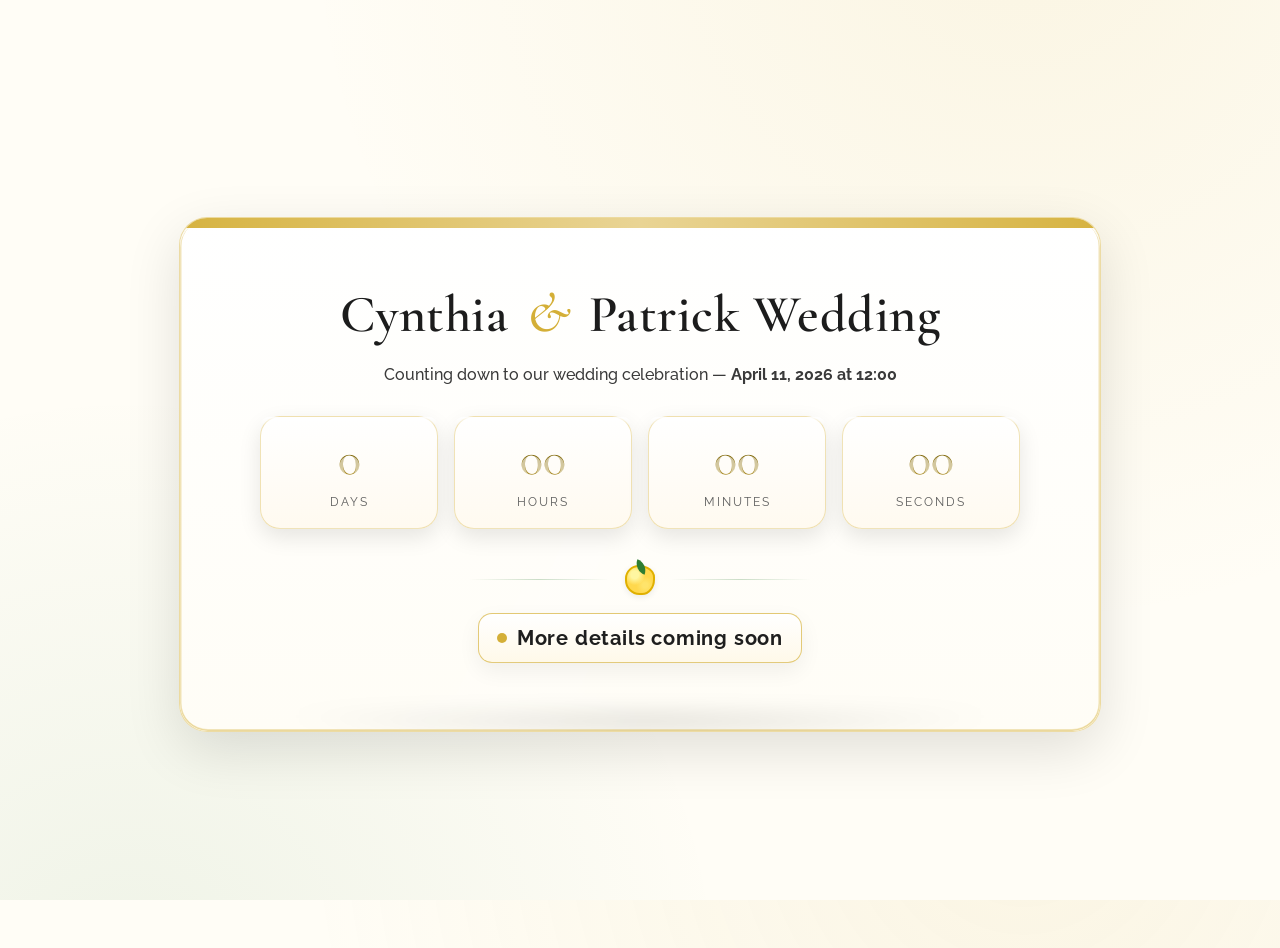
<file: old.html>
<!doctype html>
<html lang="en">
<head>
  <meta charset="utf-8" />
  <meta name="viewport" content="width=device-width, initial-scale=1" />
  <title>Cynthia & Patrick — Wedding Countdown</title>
  <link rel="preconnect" href="https://fonts.googleapis.com">
  <link href="https://fonts.googleapis.com/css2?family=Cormorant+Garamond:wght@500;600;700&family=Raleway:wght@300;400;600&display=swap" rel="stylesheet">
  <style>
    :root{
      --white:#ffffff;
      --ivory:#fffdf6;
      --gold:#d4af37;
      --gold-soft:#e8d28f;
      --green:#2e7d32;
      --lemon:#ffd84d;
      --shadow: 0 18px 55px rgba(0,0,0,.12);
      --shadow-soft: 0 8px 22px rgba(0,0,0,.10);
    }
    html,body{
      height:100%;
      margin:0;
      background:
        radial-gradient(1200px 1200px at 80% -10%, rgba(212,175,55,.10), transparent 60%),
        radial-gradient(1000px 1000px at 10% 110%, rgba(46,125,50,.08), transparent 60%),
        var(--ivory);
      color:#2b2b2b;
      font-family: "Raleway", system-ui, -apple-system, Segoe UI, Roboto, Helvetica, Arial;
    }
    .wrap{
      min-height:100%;
      display:grid;
      place-items:center;
      padding:24px;
      perspective: 1400px;
    }

    .card{
      position:relative;
      width:min(920px, 92vw);
      border-radius:28px;
      background:linear-gradient(180deg, #ffffff, #fffdf6);
      box-shadow: var(--shadow);
      overflow:clip;
      border:1px solid rgba(212,175,55,.45);
      transform-style: preserve-3d;
      transition: transform .6s cubic-bezier(.2,.8,.2,1), box-shadow .6s ease;
    }
    .card::before{
      content:"";
      position:absolute; inset:0 0 auto 0; height:10px;
      background: linear-gradient(90deg, var(--gold) 0%, var(--gold-soft) 50%, var(--gold) 100%);
      opacity:.95;
      z-index:2;
    }
    .card .rim{
      pointer-events:none;
      position:absolute; inset:0;
      border-radius:28px;
      box-shadow:
        inset 0 2px 0 rgba(255,255,255,.9),
        inset 0 -2px 0 rgba(208,171,50,.18),
        inset 0 0 0 1.5px rgba(212,175,55,.35);
      z-index:1;
    }
    .card .lift{
      position:absolute; inset:auto 28px -18px 28px; height:36px;
      background: radial-gradient(60% 100% at 50% 0%, rgba(0,0,0,.16), transparent 70%);
      filter: blur(10px);
      border-radius:24px;
      z-index:0;
    }
    .card .sheen{
      position:absolute; inset:0;
      background: linear-gradient(115deg, rgba(255,255,255,.0) 35%, rgba(255,255,255,.28) 48%, rgba(255,255,255,.0) 62%);
      mix-blend-mode: screen;
      pointer-events:none;
      opacity:.35;
      z-index:1;
    }
    .card:hover{
      transform: rotateX(2deg) rotateY(-2.5deg) translateZ(2px);
      box-shadow: 0 25px 60px rgba(0,0,0,.18);
    }
    .inner{
      position:relative;
      z-index:3;
      padding:60px clamp(18px, 4vw, 56px) 48px;
    }
    header{
      display:flex; align-items:center; justify-content:center; gap:14px; margin-bottom:18px;
    }

    /* Title Styling */
    h1{
      margin:0;
      text-align:center;
      font-family: "Cormorant Garamond", serif;
      font-weight:600;
      letter-spacing:.5px;
      font-size: clamp(32px, 5vw, 52px);
      color:#1c1c1c;
      text-shadow: 0 1px 0 rgba(255,255,255,.6);
    }
    h1 .amp{
      font-weight:500;
      font-style:italic;
      color:var(--gold);
      padding:0 6px;
      font-size:1.1em;
      vertical-align:baseline;
    }

    .subtitle{
      text-align:center; margin:8px 0 32px; font-weight:500; color:#3a3a3a;
    }

    .countdown{
      display:grid; grid-template-columns: repeat(4, minmax(120px, 1fr));
      gap:16px; margin: 0 auto 28px; width:min(760px, 100%);
    }
    .unit{
      border:1px solid rgba(212,175,55,.35);
      background:linear-gradient(180deg, #ffffff, #fffaf0);
      border-radius:20px; padding:18px 16px;
      text-align:center;
      box-shadow: var(--shadow-soft);
      position:relative;
    }
    .unit::after{
      content:""; position:absolute; inset:0 0 auto 0; height:8px;
      border-radius:20px 20px 0 0;
      background: linear-gradient(180deg, rgba(255,255,255,.9), rgba(255,255,255,0));
    }
    .value{
      display:block;
      font-family:"Cormorant Garamond", serif;
      font-size: clamp(34px, 6vw, 48px);
      line-height:1;
      margin-bottom:8px;
      background: linear-gradient(180deg, #5b4b00, #b08b12);
      -webkit-background-clip:text; background-clip:text; color:transparent;
      text-shadow: 0 1px 0 rgba(255,255,255,.6);
    }
    .label{
      text-transform:uppercase; letter-spacing:2px; font-size:12px; color:#5e5e5e;
    }

    .divider{
      display:flex; align-items:center; justify-content:center; gap:16px; margin: 36px 0 18px;
      color: rgba(46,125,50,.9);
    }
    .divider .line{
      height:1px; width:140px; background: linear-gradient(90deg, transparent, rgba(46,125,50,.25), transparent);
    }
    .lemon{
      width:26px; height:26px; display:inline-block;
      background:
        radial-gradient(circle at 30% 30%, #fff6a1 15%, transparent 40%),
        radial-gradient(circle at 70% 70%, #ffe46b 10%, transparent 35%),
        var(--lemon);
      border-radius:50% 58% 46% 52% / 48% 44% 56% 52%;
      border:2px solid #e0b000;
      box-shadow: 0 2px 6px rgba(0,0,0,.08);
      position:relative;
    }
    .lemon::after{
      content:"";
      position:absolute; top:-6px; left:8px; width:12px; height:12px; border-radius:0 100% 0 100%;
      background: var(--green);
      transform: rotate(20deg);
    }

    .details{
      margin-top:16px;
      text-align:center;
      font-weight:700;
      letter-spacing:.8px;
      color:#1e1e1e;
      font-size: clamp(18px, 3vw, 20px);
    }
    .details .flag{
      display:inline-flex; align-items:center; gap:10px;
      padding:12px 18px;
      border:1.5px solid rgba(212,175,55,.65);
      background: linear-gradient(180deg, #ffffff, #fff9e9);
      border-radius:14px;
      box-shadow: 0 8px 22px rgba(0,0,0,.06), inset 0 1px 0 rgba(255,255,255,.7);
    }
    .details .pulse{
      width:10px; height:10px; border-radius:50%;
      background: #d4af37;
      box-shadow: 0 0 0 0 rgba(212,175,55,.6);
      animation: pulse 1.8s ease-out infinite;
    }
    @keyframes pulse{
      0%   { box-shadow: 0 0 0 0 rgba(212,175,55,.6); }
      70%  { box-shadow: 0 0 0 10px rgba(212,175,55,0); }
      100% { box-shadow: 0 0 0 0 rgba(212,175,55,0); }
    }

    footer{
      padding: 24px clamp(18px, 4vw, 56px) 36px;
      display:flex; justify-content:center; gap:10px; flex-wrap:wrap;
      color:#5a5a5a; font-size:14px;
    }
    .pill{
      border-radius:999px; padding:10px 14px; display:inline-flex; align-items:center; gap:8px;
      border:1px solid rgba(212,175,55,.35);
      background: linear-gradient(180deg, #fff, #fffaf2);
      box-shadow: 0 6px 16px rgba(0,0,0,.06);
    }
    .dot{
      width:8px; height:8px; border-radius:50%; background: var(--green);
    }
    @media (max-width:680px){
      .countdown{ grid-template-columns: repeat(2, 1fr); }
    }
    .fade-in{opacity:0; transform: translateY(8px); animation: fadeUp .9s ease .05s forwards;}
    @keyframes fadeUp{to{opacity:1; transform:none;}}
  </style>
</head>
<body>
  <div class="wrap">
    <main class="card fade-in" role="main" aria-labelledby="title">
      <span class="rim" aria-hidden="true"></span>
      <span class="sheen" aria-hidden="true"></span>
      <span class="lift" aria-hidden="true"></span>

      <div class="inner">
        <header>
          <h1 id="title">Cynthia <span class="amp">&amp;</span> Patrick Wedding</h1>
        </header>

        <p class="subtitle">Counting down to our wedding celebration — <strong>April 11, 2026 at 12:00</strong></p>

        <section class="countdown" aria-label="Countdown timer">
          <div class="unit"><span class="value" id="days">–</span><span class="label">Days</span></div>
          <div class="unit"><span class="value" id="hours">–</span><span class="label">Hours</span></div>
          <div class="unit"><span class="value" id="minutes">–</span><span class="label">Minutes</span></div>
          <div class="unit"><span class="value" id="seconds">–</span><span class="label">Seconds</span></div>
        </section>

        <div class="divider" aria-hidden="true">
          <span class="line"></span><span class="lemon"></span><span class="line"></span>
        </div>

        <p class="details">
          <span class="flag">
            <span class="pulse" aria-hidden="true"></span>
            More details coming soon
          </span>
        </p>
      </div>

      <!-- <footer> -->
        <!-- <span class="pill"><span class="dot" aria-hidden="true"></span> Venue announcement to follow</span> -->
        <!-- <span class="pill"><span class="dot" aria-hidden="true"></span> Dress code: Italian summer chic</span> -->
      <!-- </footer> -->
    </main>
  </div>

  <script>
    const target = new Date('2026-04-11T12:00:00').getTime();
    const el = {
      days: document.getElementById('days'),
      hours: document.getElementById('hours'),
      minutes: document.getElementById('minutes'),
      seconds: document.getElementById('seconds'),
    };
    function pad(n){ return n.toString().padStart(2,'0'); }
    function tick(){
      const now = Date.now();
      let diff = Math.max(0, target - now);
      const days = Math.floor(diff / (1000*60*60*24)); diff -= days * (1000*60*60*24);
      const hours = Math.floor(diff / (1000*60*60)); diff -= hours * (1000*60*60);
      const minutes = Math.floor(diff / (1000*60)); diff -= minutes * (1000*60);
      const seconds = Math.floor(diff / 1000);
      el.days.textContent = days;
      el.hours.textContent = pad(hours);
      el.minutes.textContent = pad(minutes);
      el.seconds.textContent = pad(seconds);
      if (target - now <= 0) {
        clearInterval(timer);
        document.querySelector('.subtitle').textContent = "It's time to celebrate!";
      }
    }
    tick();
    const timer = setInterval(tick, 1000);
  </script>
</body>
</html>
</file>
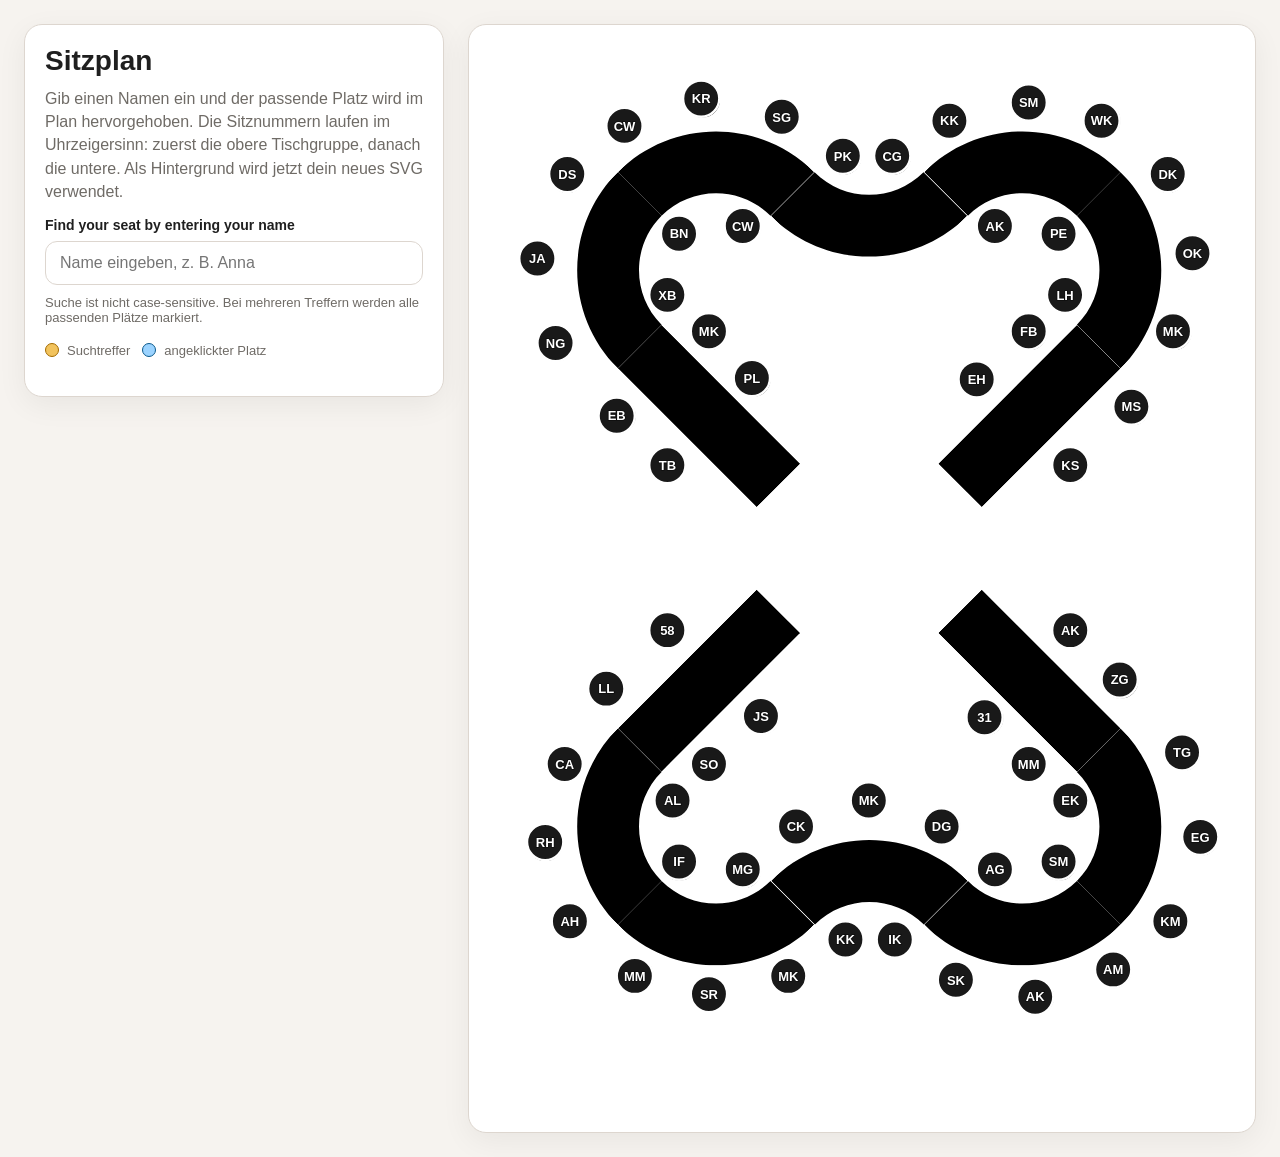
<file: saturday_seats.html>
﻿<!DOCTYPE html>
<html lang="de">
<head>
  <meta charset="UTF-8" />
  <meta name="viewport" content="width=device-width, initial-scale=1.0" />
  <title>Sitzplan Highlight</title>
  <style>
    :root {
      --bg: #f6f3ef;
      --card: #ffffff;
      --line: #ddd6cf;
      --text: #1f1f1f;
      --muted: #6f6b66;
      --accent: #d9a441;
      --accent-soft: rgba(217, 164, 65, 0.18);
      --seat: rgba(255,255,255,0.12);
      --seat-stroke: rgba(255,255,255,0.55);
      --match: #f2c35d;
      --match-stroke: #a46b00;
      --selected: #9bd3ff;
      --selected-stroke: #0b5a8c;
    }

    * { box-sizing: border-box; }
    body {
      margin: 0;
      font-family: Arial, Helvetica, sans-serif;
      color: var(--text);
      background: var(--bg);
    }

    .page {
      display: grid;
      grid-template-columns: minmax(320px, 420px) 1fr;
      gap: 24px;
      padding: 24px;
      min-height: 100vh;
    }

    .panel, .canvas-card {
      background: var(--card);
      border: 1px solid var(--line);
      border-radius: 18px;
      box-shadow: 0 8px 30px rgba(0,0,0,0.06);
    }

    .panel {
      padding: 20px;
      align-self: start;
      position: sticky;
      top: 24px;
      max-height: calc(100vh - 48px);
      overflow: auto;
    }

    h1 {
      margin: 0 0 10px;
      font-size: 28px;
    }

    p {
      margin: 0 0 14px;
      line-height: 1.45;
      color: var(--muted);
    }

    .search-row {
      display: grid;
      grid-template-columns: 1fr;
      gap: 0;
      margin: 0 0 10px;
    }

    .search-label {
      display: block;
      margin: 0 0 8px;
      font-size: 14px;
      font-weight: 700;
      color: var(--text);
    }

    .action-row {
      display: flex;
      flex-wrap: wrap;
      gap: 10px;
      margin: 0 0 16px;
    }

    input, button {
      font: inherit;
      border-radius: 12px;
      border: 1px solid var(--line);
      padding: 12px 14px;
    }

    input:focus {
      outline: 2px solid rgba(217,164,65,0.25);
      border-color: var(--accent);
    }

    button {
      background: white;
      cursor: pointer;
      min-height: 44px;
    }

    button:hover {
      border-color: #b8aea3;
    }

    .hint {
      font-size: 13px;
      color: var(--muted);
      margin-bottom: 18px;
    }

    .status {
      min-height: 22px;
      margin-bottom: 18px;
      font-size: 14px;
      color: #5e4b18;
      font-weight: bold;
    }

    .legend {
      display: flex;
      flex-wrap: wrap;
      gap: 12px;
      margin-bottom: 18px;
      font-size: 13px;
      color: var(--muted);
    }

    .legend span {
      display: inline-flex;
      align-items: center;
      gap: 8px;
    }

    .dot {
      width: 14px;
      height: 14px;
      border-radius: 50%;
      display: inline-block;
      border: 1px solid #999;
    }

    .dot.match {
      background: var(--match);
      border-color: var(--match-stroke);
    }

    .dot.selected {
      background: var(--selected);
      border-color: var(--selected-stroke);
    }

    .table-wrap {
      border: 1px solid var(--line);
      border-radius: 14px;
      overflow: hidden;
    }

    table {
      width: 100%;
      border-collapse: collapse;
    }

    th, td {
      padding: 10px 12px;
      border-bottom: 1px solid #eee7df;
      text-align: left;
      vertical-align: middle;
    }

    th {
      background: #faf7f3;
      position: sticky;
      top: 0;
      z-index: 1;
    }

    td:first-child {
      width: 72px;
      font-weight: bold;
    }

    tr:last-child td {
      border-bottom: none;
    }

    tr.selected-row td {
      background: #fff5dd;
    }

    td[contenteditable="true"] {
      background: #fffdf9;
    }

    td[contenteditable="true"]:focus {
      outline: 2px solid rgba(217,164,65,0.22);
      outline-offset: -2px;
      background: #fffaf1;
    }

    .canvas-card {
      padding: 6px;
      overflow: auto;
    }

    .svg-wrap {
      min-width: 420px;
    }

    svg {
      width: 100%;
      height: auto;
      display: block;
      border-radius: 16px;
      background: #ffffff;
    }

    .seat circle {
      fill: rgba(31, 31, 31, 0.82);
      stroke: #ffffff;
      stroke-width: 2.5;
      vector-effect: non-scaling-stroke;
      transition: 0.2s ease;
      cursor: pointer;
    }

    .seat text {
      fill: #ffffff;
      font-size: 10px;
      font-weight: bold;
      text-anchor: middle;
      dominant-baseline: middle;
      alignment-baseline: middle;
      paint-order: stroke;
      stroke: rgba(0, 0, 0, 0.35);
      stroke-width: 1.4;
      stroke-linejoin: round;
      pointer-events: none;
      user-select: none;
    }

    .seat .seat-name-label {
      fill: #1f1f1f;
      font-size: 6.5px;
      font-weight: 600;
      stroke: rgba(255, 255, 255, 0.9);
      stroke-width: 2.2;
      paint-order: stroke;
      pointer-events: auto;
      cursor: grab;
      user-select: none;
    }

    .seat.drag-source circle {
      fill: rgba(31, 31, 31, 0.45);
    }

    .seat.drop-target circle {
      stroke: var(--accent);
      stroke-width: 4;
    }

    .drag-ghost {
      position: fixed;
      left: 0;
      top: 0;
      z-index: 9999;
      pointer-events: none;
      transform: translate(-50%, -140%);
      padding: 8px 10px;
      border-radius: 999px;
      background: rgba(31, 31, 31, 0.92);
      color: #ffffff;
      font: 600 13px Arial, Helvetica, sans-serif;
      box-shadow: 0 8px 24px rgba(0, 0, 0, 0.2);
      white-space: nowrap;
    }

    .seat.match circle {
      fill: var(--match);
      stroke: var(--match-stroke);
      stroke-width: 4;
    }

    .seat.match text {
      fill: #2d1a00;
    }

    .seat.selected circle {
      fill: var(--selected);
      stroke: var(--selected-stroke);
      stroke-width: 4;
    }

    .seat.selected text {
      fill: #06273c;
    }

    .export-output {
      width: 100%;
      min-height: 170px;
      margin-top: 14px;
      padding: 12px 14px;
      border-radius: 12px;
      border: 1px solid var(--line);
      background: #fffdf9;
      font: 13px/1.45 Consolas, Monaco, monospace;
      resize: vertical;
    }

    .footer-note {
      margin-top: 16px;
      font-size: 12px;
      color: var(--muted);
    }

    .panel.compact .footer-note {
      display: none;
    }

    .hidden {
      display: none !important;
    }

    body.view-only-mode {
      overflow: hidden;
    }

    body.view-only-mode .details {
      margin-top: 10px;
    }

    @media (max-width: 1100px) {
      .page {
        grid-template-columns: 1fr;
      }

      .panel {
        position: static;
        max-height: none;
      }
    }

    @media (max-width: 760px) {
      .page {
        gap: 16px;
        padding: 12px;
      }

      .panel,
      .canvas-card {
        border-radius: 14px;
      }

      .panel {
        padding: 16px;
      }

      h1 {
        font-size: 24px;
      }

      .search-row {
        grid-template-columns: 1fr 1fr;
      }

      .search-row input {
        grid-column: 1 / -1;
      }

      .action-row {
        display: grid;
        grid-template-columns: 1fr 1fr;
      }

      .action-row button {
        width: 100%;
      }

      .canvas-card {
        padding: 10px;
        overflow: auto;
      }

      .svg-wrap {
        min-width: 420px;
      }

      th, td {
        padding: 9px 10px;
        font-size: 14px;
      }

      .seat text {
        font-size: 8px;
      }
    }

    @media (max-width: 760px) {
      body.view-only-mode .page {
        gap: 0;
        padding: 0;
        min-height: 100vh;
      }

      body.view-only-mode .panel,
      body.view-only-mode .canvas-card {
        border-radius: 0;
        border: none;
        box-shadow: none;
      }

      body.view-only-mode .panel {
        position: sticky;
        top: 0;
        z-index: 20;
        padding: 14px 14px 10px;
        background: rgba(246, 243, 239, 0.96);
        backdrop-filter: blur(8px);
      }

      body.view-only-mode h1,
      body.view-only-mode p,
      body.view-only-mode .legend,
      body.view-only-mode .footer-note {
        display: none;
      }

      body.view-only-mode .search-label {
        margin-top: 0;
        margin-bottom: 8px;
        font-size: 16px;
      }

      body.view-only-mode .search-row {
        margin: 0;
        grid-template-columns: 1fr;
      }

      body.view-only-mode .search-row input {
        font-size: 16px;
      }

      body.view-only-mode .hint {
        margin-top: 8px;
        margin-bottom: 8px;
        font-size: 12px;
      }

      body.view-only-mode .status {
        margin-bottom: 10px;
        min-height: 18px;
      }

      body.view-only-mode .details {
        margin-top: 0;
        font-size: 13px;
      }

      body.view-only-mode .canvas-card {
        padding: 0;
        height: calc(100vh - 178px);
        overflow: auto;
        -webkit-overflow-scrolling: touch;
        overscroll-behavior: contain;
        background: #ffffff;
      }

      body.view-only-mode .svg-wrap {
        min-width: max(100vw, 760px);
        padding: 8px 8px 20px;
      }

      body.view-only-mode svg {
        border-radius: 0;
      }
    }
  </style>
</head>
<body>
  <div class="page">
    <aside class="panel">
      <h1>Sitzplan</h1>
      <p>Gib einen Namen ein und der passende Platz wird im Plan hervorgehoben. Die Sitznummern laufen im Uhrzeigersinn: zuerst die obere Tischgruppe, danach die untere. Als Hintergrund wird jetzt dein neues SVG verwendet.</p>

      <label class="search-label" for="nameInput">Find your seat by entering your name</label>
      <div class="search-row">
        <input id="nameInput" type="text" placeholder="Name eingeben, z. B. Anna" />
      </div>

      <div class="action-row" id="editorActions">
        <button id="exportBtn" type="button">Export Assignments</button>
        <button id="copyBtn" type="button">Export kopieren</button>
      </div>

      <div class="hint">Suche ist nicht case-sensitive. Bei mehreren Treffern werden alle passenden Plätze markiert.</div>
      <div class="status hidden" id="status"></div>

      <div class="legend">
        <span><i class="dot match"></i> Suchtreffer</span>
        <span><i class="dot selected"></i> angeklickter Platz</span>
      </div>

      <div class="table-wrap" id="editorSection">
        <table>
          <thead>
            <tr>
              <th>Nr.</th>
              <th>Platzname / Gast</th>
            </tr>
          </thead>
          <tbody id="assignmentTableBody"></tbody>
        </table>
      </div>

      <textarea id="exportOutput" class="export-output" readonly spellcheck="false" placeholder="Hier erscheint dein Export im Format von DEFAULT_ASSIGNMENTS."></textarea>

      <div class="footer-note">
        Im HTML kannst du über <strong>APP_CONFIG.showAssignmentEditor</strong> steuern, ob die Namensvergabe sichtbar ist. Die Belegung selbst pflegst du weiter über <strong>DEFAULT_ASSIGNMENTS</strong>.
      </div>
    </aside>

    <main class="canvas-card">
      <div class="svg-wrap">
        <svg viewBox="0 0 595.5 842.249979" xmlns="http://www.w3.org/2000/svg" aria-label="Sitzplan">
          <svg x="0" y="0" width="595.5" height="842.249979" viewBox="0 0 595.5 842.249979" preserveAspectRatio="xMidYMid meet" aria-hidden="true" style="pointer-events:none"><defs><clipPath id="85420aca13"><path d="M 0.015625 0 L 594.984375 0 L 594.984375 841.5 L 0.015625 841.5 Z M 0.015625 0 " clip-rule="nonzero"/></clipPath><clipPath id="026fd7b9f7"><path d="M 0.015625 0 L 594.984375 0 L 594.984375 841.5 L 0.015625 841.5 Z M 0.015625 0 " clip-rule="nonzero"/></clipPath><clipPath id="3cba1c8ffd"><path d="M 227 108 L 379 108 L 379 174 L 227 174 Z M 227 108 " clip-rule="nonzero"/></clipPath><clipPath id="4ea4b4c9ed"><path d="M 303.179688 217.835938 L 227.378906 142.039062 L 303.179688 66.238281 L 378.976562 142.039062 Z M 303.179688 217.835938 " clip-rule="nonzero"/></clipPath><clipPath id="4e1bdcaddb"><path d="M 303.179688 217.835938 L 227.378906 142.039062 L 303.179688 66.238281 L 378.976562 142.039062 Z M 303.179688 217.835938 " clip-rule="nonzero"/></clipPath><clipPath id="f17c21fb5e"><path d="M 109 77 L 261 77 L 261 143 L 109 143 Z M 109 77 " clip-rule="nonzero"/></clipPath><clipPath id="65a2656588"><path d="M 185.445312 32.980469 L 261.242188 108.78125 L 185.445312 184.578125 L 109.644531 108.78125 Z M 185.445312 32.980469 " clip-rule="nonzero"/></clipPath><clipPath id="63ff3efa4d"><path d="M 185.445312 32.980469 L 261.242188 108.78125 L 185.445312 184.578125 L 109.644531 108.78125 Z M 185.445312 32.980469 " clip-rule="nonzero"/></clipPath><clipPath id="30699691cf"><path d="M 345 77 L 497 77 L 497 143 L 345 143 Z M 345 77 " clip-rule="nonzero"/></clipPath><clipPath id="e7746f70bb"><path d="M 421.175781 32.980469 L 496.976562 108.78125 L 421.175781 184.578125 L 345.378906 108.78125 Z M 421.175781 32.980469 " clip-rule="nonzero"/></clipPath><clipPath id="bdf298a264"><path d="M 421.175781 32.980469 L 496.976562 108.78125 L 421.175781 184.578125 L 345.378906 108.78125 Z M 421.175781 32.980469 " clip-rule="nonzero"/></clipPath><clipPath id="8dbdb444ae"><path d="M 463 108 L 529 108 L 529 260 L 463 260 Z M 463 108 " clip-rule="nonzero"/></clipPath><clipPath id="855db3c59c"><path d="M 572.25 184.054688 L 496.453125 259.851562 L 420.652344 184.054688 L 496.453125 108.257812 Z M 572.25 184.054688 " clip-rule="nonzero"/></clipPath><clipPath id="e5b016df96"><path d="M 572.25 184.054688 L 496.453125 259.851562 L 420.652344 184.054688 L 496.453125 108.257812 Z M 572.25 184.054688 " clip-rule="nonzero"/></clipPath><clipPath id="60ea32fcc0"><path d="M 78 108 L 144 108 L 144 260 L 78 260 Z M 78 108 " clip-rule="nonzero"/></clipPath><clipPath id="9125592c3f"><path d="M 34.371094 184.054688 L 110.167969 108.257812 L 185.96875 184.054688 L 110.167969 259.851562 Z M 34.371094 184.054688 " clip-rule="nonzero"/></clipPath><clipPath id="761ecf3ab8"><path d="M 34.371094 184.054688 L 110.167969 108.257812 L 185.96875 184.054688 L 110.167969 259.851562 Z M 34.371094 184.054688 " clip-rule="nonzero"/></clipPath><clipPath id="df883f3c58"><path d="M 109 226 L 251 226 L 251 367 L 109 367 Z M 109 226 " clip-rule="nonzero"/></clipPath><clipPath id="5a3f99d58c"><path d="M 109.910156 259.617188 L 143.457031 226.070312 L 250.285156 332.902344 L 216.738281 366.445312 Z M 109.910156 259.617188 " clip-rule="nonzero"/></clipPath><clipPath id="d894efe9a4"><path d="M 0.835938 0 L 141.351562 0 L 141.351562 140.632812 L 0.835938 140.632812 Z M 0.835938 0 " clip-rule="nonzero"/></clipPath><clipPath id="43482c4444"><path d="M 0.910156 33.617188 L 34.457031 0.0703125 L 141.285156 106.902344 L 107.738281 140.445312 Z M 0.910156 33.617188 " clip-rule="nonzero"/></clipPath><clipPath id="41eb1da576"><rect x="0" width="142" y="0" height="141"/></clipPath><clipPath id="f0488f91c8"><path d="M 356 226 L 497 226 L 497 367 L 356 367 Z M 356 226 " clip-rule="nonzero"/></clipPath><clipPath id="ad0be05e2f"><path d="M 463.171875 226.074219 L 496.71875 259.621094 L 389.890625 366.449219 L 356.34375 332.902344 Z M 463.171875 226.074219 " clip-rule="nonzero"/></clipPath><clipPath id="e44d7a73ed"><path d="M 0.335938 0 L 140.851562 0 L 140.851562 140.632812 L 0.335938 140.632812 Z M 0.335938 0 " clip-rule="nonzero"/></clipPath><clipPath id="1fb8ec163b"><path d="M 107.171875 0.0742188 L 140.71875 33.621094 L 33.890625 140.449219 L 0.34375 106.902344 Z M 107.171875 0.0742188 " clip-rule="nonzero"/></clipPath><clipPath id="943725b27d"><rect x="0" width="141" y="0" height="141"/></clipPath><clipPath id="081738f526"><path d="M 199.808594 253.910156 L 227.644531 253.910156 L 227.644531 281.742188 L 199.808594 281.742188 Z M 199.808594 253.910156 " clip-rule="nonzero"/></clipPath><clipPath id="16ce60121c"><path d="M 213.726562 253.910156 C 206.039062 253.910156 199.808594 260.140625 199.808594 267.828125 C 199.808594 275.511719 206.039062 281.742188 213.726562 281.742188 C 221.410156 281.742188 227.644531 275.511719 227.644531 267.828125 C 227.644531 260.140625 221.410156 253.910156 213.726562 253.910156 Z M 213.726562 253.910156 " clip-rule="nonzero"/></clipPath><clipPath id="52631011dc"><path d="M 0.808594 0.910156 L 28.644531 0.910156 L 28.644531 28.742188 L 0.808594 28.742188 Z M 0.808594 0.910156 " clip-rule="nonzero"/></clipPath><clipPath id="42d7312d55"><path d="M 14.726562 0.910156 C 7.039062 0.910156 0.808594 7.140625 0.808594 14.828125 C 0.808594 22.511719 7.039062 28.742188 14.726562 28.742188 C 22.410156 28.742188 28.644531 22.511719 28.644531 14.828125 C 28.644531 7.140625 22.410156 0.910156 14.726562 0.910156 Z M 14.726562 0.910156 " clip-rule="nonzero"/></clipPath><clipPath id="2caa0f3844"><rect x="0" width="29" y="0" height="29"/></clipPath><clipPath id="955dcbb3b7"><path d="M 166.179688 217.847656 L 194.011719 217.847656 L 194.011719 245.679688 L 166.179688 245.679688 Z M 166.179688 217.847656 " clip-rule="nonzero"/></clipPath><clipPath id="ec42438a87"><path d="M 180.09375 217.847656 C 172.410156 217.847656 166.179688 224.078125 166.179688 231.761719 C 166.179688 239.449219 172.410156 245.679688 180.09375 245.679688 C 187.78125 245.679688 194.011719 239.449219 194.011719 231.761719 C 194.011719 224.078125 187.78125 217.847656 180.09375 217.847656 Z M 180.09375 217.847656 " clip-rule="nonzero"/></clipPath><clipPath id="91e5bd17d4"><path d="M 0.179688 0.847656 L 28.011719 0.847656 L 28.011719 28.679688 L 0.179688 28.679688 Z M 0.179688 0.847656 " clip-rule="nonzero"/></clipPath><clipPath id="386778110e"><path d="M 14.09375 0.847656 C 6.410156 0.847656 0.179688 7.078125 0.179688 14.761719 C 0.179688 22.449219 6.410156 28.679688 14.09375 28.679688 C 21.78125 28.679688 28.011719 22.449219 28.011719 14.761719 C 28.011719 7.078125 21.78125 0.847656 14.09375 0.847656 Z M 14.09375 0.847656 " clip-rule="nonzero"/></clipPath><clipPath id="695c66f9a5"><rect x="0" width="29" y="0" height="29"/></clipPath><clipPath id="3b47f8513f"><path d="M 134.355469 189.347656 L 162.191406 189.347656 L 162.191406 217.183594 L 134.355469 217.183594 Z M 134.355469 189.347656 " clip-rule="nonzero"/></clipPath><clipPath id="248c9ef591"><path d="M 148.273438 189.347656 C 140.585938 189.347656 134.355469 195.582031 134.355469 203.265625 C 134.355469 210.953125 140.585938 217.183594 148.273438 217.183594 C 155.960938 217.183594 162.191406 210.953125 162.191406 203.265625 C 162.191406 195.582031 155.960938 189.347656 148.273438 189.347656 Z M 148.273438 189.347656 " clip-rule="nonzero"/></clipPath><clipPath id="3937cc5265"><path d="M 0.355469 0.347656 L 28.191406 0.347656 L 28.191406 28.183594 L 0.355469 28.183594 Z M 0.355469 0.347656 " clip-rule="nonzero"/></clipPath><clipPath id="1a0d7c8153"><path d="M 14.273438 0.347656 C 6.585938 0.347656 0.355469 6.582031 0.355469 14.265625 C 0.355469 21.953125 6.585938 28.183594 14.273438 28.183594 C 21.960938 28.183594 28.191406 21.953125 28.191406 14.265625 C 28.191406 6.582031 21.960938 0.347656 14.273438 0.347656 Z M 14.273438 0.347656 " clip-rule="nonzero"/></clipPath><clipPath id="e370036c45"><rect x="0" width="29" y="0" height="29"/></clipPath><clipPath id="cb5bf7be3d"><path d="M 143.328125 142.308594 L 171.164062 142.308594 L 171.164062 170.140625 L 143.328125 170.140625 Z M 143.328125 142.308594 " clip-rule="nonzero"/></clipPath><clipPath id="f7fe29b05d"><path d="M 157.246094 142.308594 C 149.558594 142.308594 143.328125 148.539062 143.328125 156.222656 C 143.328125 163.910156 149.558594 170.140625 157.246094 170.140625 C 164.933594 170.140625 171.164062 163.910156 171.164062 156.222656 C 171.164062 148.539062 164.933594 142.308594 157.246094 142.308594 Z M 157.246094 142.308594 " clip-rule="nonzero"/></clipPath><clipPath id="d2458ede0c"><path d="M 0.328125 0.308594 L 28.164062 0.308594 L 28.164062 28.140625 L 0.328125 28.140625 Z M 0.328125 0.308594 " clip-rule="nonzero"/></clipPath><clipPath id="5cc343f1ab"><path d="M 14.246094 0.308594 C 6.558594 0.308594 0.328125 6.539062 0.328125 14.222656 C 0.328125 21.910156 6.558594 28.140625 14.246094 28.140625 C 21.933594 28.140625 28.164062 21.910156 28.164062 14.222656 C 28.164062 6.539062 21.933594 0.308594 14.246094 0.308594 Z M 14.246094 0.308594 " clip-rule="nonzero"/></clipPath><clipPath id="0c1b96539a"><rect x="0" width="29" y="0" height="29"/></clipPath><clipPath id="08dea5d0fd"><path d="M 192.628906 136.539062 L 220.460938 136.539062 L 220.460938 164.375 L 192.628906 164.375 Z M 192.628906 136.539062 " clip-rule="nonzero"/></clipPath><clipPath id="dac55aaa1f"><path d="M 206.546875 136.539062 C 198.859375 136.539062 192.628906 142.773438 192.628906 150.457031 C 192.628906 158.144531 198.859375 164.375 206.546875 164.375 C 214.230469 164.375 220.460938 158.144531 220.460938 150.457031 C 220.460938 142.773438 214.230469 136.539062 206.546875 136.539062 Z M 206.546875 136.539062 " clip-rule="nonzero"/></clipPath><clipPath id="d33d09083c"><path d="M 0.628906 0.539062 L 28.460938 0.539062 L 28.460938 28.375 L 0.628906 28.375 Z M 0.628906 0.539062 " clip-rule="nonzero"/></clipPath><clipPath id="743d1b9fbd"><path d="M 14.546875 0.539062 C 6.859375 0.539062 0.628906 6.773438 0.628906 14.457031 C 0.628906 22.144531 6.859375 28.375 14.546875 28.375 C 22.230469 28.375 28.460938 22.144531 28.460938 14.457031 C 28.460938 6.773438 22.230469 0.539062 14.546875 0.539062 Z M 14.546875 0.539062 " clip-rule="nonzero"/></clipPath><clipPath id="d4f7c01601"><rect x="0" width="29" y="0" height="29"/></clipPath><clipPath id="9f55a0da63"><path d="M 372.25 254.507812 L 400.082031 254.507812 L 400.082031 282.34375 L 372.25 282.34375 Z M 372.25 254.507812 " clip-rule="nonzero"/></clipPath><clipPath id="15bc3adf55"><path d="M 386.167969 254.507812 C 378.480469 254.507812 372.25 260.742188 372.25 268.425781 C 372.25 276.113281 378.480469 282.34375 386.167969 282.34375 C 393.851562 282.34375 400.082031 276.113281 400.082031 268.425781 C 400.082031 260.742188 393.851562 254.507812 386.167969 254.507812 Z M 386.167969 254.507812 " clip-rule="nonzero"/></clipPath><clipPath id="56c2a99a5e"><path d="M 0.25 0.507812 L 28.082031 0.507812 L 28.082031 28.34375 L 0.25 28.34375 Z M 0.25 0.507812 " clip-rule="nonzero"/></clipPath><clipPath id="1452ece972"><path d="M 14.167969 0.507812 C 6.480469 0.507812 0.25 6.742188 0.25 14.425781 C 0.25 22.113281 6.480469 28.34375 14.167969 28.34375 C 21.851562 28.34375 28.082031 22.113281 28.082031 14.425781 C 28.082031 6.742188 21.851562 0.507812 14.167969 0.507812 Z M 14.167969 0.507812 " clip-rule="nonzero"/></clipPath><clipPath id="117da91872"><rect x="0" width="29" y="0" height="29"/></clipPath><clipPath id="c76a104585"><path d="M 412.617188 217.847656 L 440.449219 217.847656 L 440.449219 245.679688 L 412.617188 245.679688 Z M 412.617188 217.847656 " clip-rule="nonzero"/></clipPath><clipPath id="9cf11ffc94"><path d="M 426.535156 217.847656 C 418.847656 217.847656 412.617188 224.078125 412.617188 231.761719 C 412.617188 239.449219 418.847656 245.679688 426.535156 245.679688 C 434.21875 245.679688 440.449219 239.449219 440.449219 231.761719 C 440.449219 224.078125 434.21875 217.847656 426.535156 217.847656 Z M 426.535156 217.847656 " clip-rule="nonzero"/></clipPath><clipPath id="4d42e229e5"><path d="M 0.617188 0.847656 L 28.449219 0.847656 L 28.449219 28.679688 L 0.617188 28.679688 Z M 0.617188 0.847656 " clip-rule="nonzero"/></clipPath><clipPath id="c2fa48e544"><path d="M 14.535156 0.847656 C 6.847656 0.847656 0.617188 7.078125 0.617188 14.761719 C 0.617188 22.449219 6.847656 28.679688 14.535156 28.679688 C 22.21875 28.679688 28.449219 22.449219 28.449219 14.761719 C 28.449219 7.078125 22.21875 0.847656 14.535156 0.847656 Z M 14.535156 0.847656 " clip-rule="nonzero"/></clipPath><clipPath id="a1f6d6b17c"><rect x="0" width="29" y="0" height="29"/></clipPath><clipPath id="721770b852"><path d="M 440.449219 189.347656 L 468.285156 189.347656 L 468.285156 217.183594 L 440.449219 217.183594 Z M 440.449219 189.347656 " clip-rule="nonzero"/></clipPath><clipPath id="78956a41d5"><path d="M 454.367188 189.347656 C 446.683594 189.347656 440.449219 195.582031 440.449219 203.265625 C 440.449219 210.953125 446.683594 217.183594 454.367188 217.183594 C 462.054688 217.183594 468.285156 210.953125 468.285156 203.265625 C 468.285156 195.582031 462.054688 189.347656 454.367188 189.347656 Z M 454.367188 189.347656 " clip-rule="nonzero"/></clipPath><clipPath id="6016e7b2ae"><path d="M 0.449219 0.347656 L 28.285156 0.347656 L 28.285156 28.183594 L 0.449219 28.183594 Z M 0.449219 0.347656 " clip-rule="nonzero"/></clipPath><clipPath id="24971dcdf9"><path d="M 14.367188 0.347656 C 6.683594 0.347656 0.449219 6.582031 0.449219 14.265625 C 0.449219 21.953125 6.683594 28.183594 14.367188 28.183594 C 22.054688 28.183594 28.285156 21.953125 28.285156 14.265625 C 28.285156 6.582031 22.054688 0.347656 14.367188 0.347656 Z M 14.367188 0.347656 " clip-rule="nonzero"/></clipPath><clipPath id="0d2c8e2db1"><rect x="0" width="29" y="0" height="29"/></clipPath><clipPath id="fe05e70575"><path d="M 435.464844 142.308594 L 463.300781 142.308594 L 463.300781 170.140625 L 435.464844 170.140625 Z M 435.464844 142.308594 " clip-rule="nonzero"/></clipPath><clipPath id="cad3de7b54"><path d="M 449.382812 142.308594 C 441.695312 142.308594 435.464844 148.539062 435.464844 156.222656 C 435.464844 163.910156 441.695312 170.140625 449.382812 170.140625 C 457.070312 170.140625 463.300781 163.910156 463.300781 156.222656 C 463.300781 148.539062 457.070312 142.308594 449.382812 142.308594 Z M 449.382812 142.308594 " clip-rule="nonzero"/></clipPath><clipPath id="6f6139cf41"><path d="M 0.464844 0.308594 L 28.300781 0.308594 L 28.300781 28.140625 L 0.464844 28.140625 Z M 0.464844 0.308594 " clip-rule="nonzero"/></clipPath><clipPath id="ec445284bf"><path d="M 14.382812 0.308594 C 6.695312 0.308594 0.464844 6.539062 0.464844 14.222656 C 0.464844 21.910156 6.695312 28.140625 14.382812 28.140625 C 22.070312 28.140625 28.300781 21.910156 28.300781 14.222656 C 28.300781 6.539062 22.070312 0.308594 14.382812 0.308594 Z M 14.382812 0.308594 " clip-rule="nonzero"/></clipPath><clipPath id="0843eb42e0"><rect x="0" width="29" y="0" height="29"/></clipPath><clipPath id="805cf58090"><path d="M 386.21875 136.539062 L 414.050781 136.539062 L 414.050781 164.375 L 386.21875 164.375 Z M 386.21875 136.539062 " clip-rule="nonzero"/></clipPath><clipPath id="d879d72490"><path d="M 400.136719 136.539062 C 392.449219 136.539062 386.21875 142.773438 386.21875 150.457031 C 386.21875 158.144531 392.449219 164.375 400.136719 164.375 C 407.820312 164.375 414.050781 158.144531 414.050781 150.457031 C 414.050781 142.773438 407.820312 136.539062 400.136719 136.539062 Z M 400.136719 136.539062 " clip-rule="nonzero"/></clipPath><clipPath id="86dc6979e2"><path d="M 0.21875 0.539062 L 28.050781 0.539062 L 28.050781 28.375 L 0.21875 28.375 Z M 0.21875 0.539062 " clip-rule="nonzero"/></clipPath><clipPath id="1a59216017"><path d="M 14.136719 0.539062 C 6.449219 0.539062 0.21875 6.773438 0.21875 14.457031 C 0.21875 22.144531 6.449219 28.375 14.136719 28.375 C 21.820312 28.375 28.050781 22.144531 28.050781 14.457031 C 28.050781 6.773438 21.820312 0.539062 14.136719 0.539062 Z M 14.136719 0.539062 " clip-rule="nonzero"/></clipPath><clipPath id="4377cd15a1"><rect x="0" width="29" y="0" height="29"/></clipPath><clipPath id="731d312f80"><path d="M 134.355469 320.523438 L 162.191406 320.523438 L 162.191406 348.359375 L 134.355469 348.359375 Z M 134.355469 320.523438 " clip-rule="nonzero"/></clipPath><clipPath id="d8a2c139ef"><path d="M 148.273438 320.523438 C 140.585938 320.523438 134.355469 326.753906 134.355469 334.441406 C 134.355469 342.128906 140.585938 348.359375 148.273438 348.359375 C 155.960938 348.359375 162.191406 342.128906 162.191406 334.441406 C 162.191406 326.753906 155.960938 320.523438 148.273438 320.523438 Z M 148.273438 320.523438 " clip-rule="nonzero"/></clipPath><clipPath id="64b5fb4059"><path d="M 0.355469 0.523438 L 28.191406 0.523438 L 28.191406 28.359375 L 0.355469 28.359375 Z M 0.355469 0.523438 " clip-rule="nonzero"/></clipPath><clipPath id="68531d3f85"><path d="M 14.273438 0.523438 C 6.585938 0.523438 0.355469 6.753906 0.355469 14.441406 C 0.355469 22.128906 6.585938 28.359375 14.273438 28.359375 C 21.960938 28.359375 28.191406 22.128906 28.191406 14.441406 C 28.191406 6.753906 21.960938 0.523438 14.273438 0.523438 Z M 14.273438 0.523438 " clip-rule="nonzero"/></clipPath><clipPath id="37c7f820cb"><rect x="0" width="29" y="0" height="29"/></clipPath><clipPath id="969497ce19"><path d="M 95.992188 282.34375 L 123.824219 282.34375 L 123.824219 310.179688 L 95.992188 310.179688 Z M 95.992188 282.34375 " clip-rule="nonzero"/></clipPath><clipPath id="a1de7b2d09"><path d="M 109.910156 282.34375 C 102.222656 282.34375 95.992188 288.574219 95.992188 296.261719 C 95.992188 303.949219 102.222656 310.179688 109.910156 310.179688 C 117.59375 310.179688 123.824219 303.949219 123.824219 296.261719 C 123.824219 288.574219 117.59375 282.34375 109.910156 282.34375 Z M 109.910156 282.34375 " clip-rule="nonzero"/></clipPath><clipPath id="53b41bafe6"><path d="M 0.992188 0.34375 L 28.824219 0.34375 L 28.824219 28.179688 L 0.992188 28.179688 Z M 0.992188 0.34375 " clip-rule="nonzero"/></clipPath><clipPath id="6accc2d164"><path d="M 14.910156 0.34375 C 7.222656 0.34375 0.992188 6.574219 0.992188 14.261719 C 0.992188 21.949219 7.222656 28.179688 14.910156 28.179688 C 22.59375 28.179688 28.824219 21.949219 28.824219 14.261719 C 28.824219 6.574219 22.59375 0.34375 14.910156 0.34375 Z M 14.910156 0.34375 " clip-rule="nonzero"/></clipPath><clipPath id="480c0ce55b"><rect x="0" width="29" y="0" height="29"/></clipPath><clipPath id="3338af77e2"><path d="M 48.285156 226.675781 L 76.121094 226.675781 L 76.121094 254.507812 L 48.285156 254.507812 Z M 48.285156 226.675781 " clip-rule="nonzero"/></clipPath><clipPath id="e7cbd6c79d"><path d="M 62.203125 226.675781 C 54.515625 226.675781 48.285156 232.90625 48.285156 240.59375 C 48.285156 248.277344 54.515625 254.507812 62.203125 254.507812 C 69.890625 254.507812 76.121094 248.277344 76.121094 240.59375 C 76.121094 232.90625 69.890625 226.675781 62.203125 226.675781 Z M 62.203125 226.675781 " clip-rule="nonzero"/></clipPath><clipPath id="c7e61db679"><path d="M 0.285156 0.675781 L 28.121094 0.675781 L 28.121094 28.507812 L 0.285156 28.507812 Z M 0.285156 0.675781 " clip-rule="nonzero"/></clipPath><clipPath id="c6100127c5"><path d="M 14.203125 0.675781 C 6.515625 0.675781 0.285156 6.90625 0.285156 14.59375 C 0.285156 22.277344 6.515625 28.507812 14.203125 28.507812 C 21.890625 28.507812 28.121094 22.277344 28.121094 14.59375 C 28.121094 6.90625 21.890625 0.675781 14.203125 0.675781 Z M 14.203125 0.675781 " clip-rule="nonzero"/></clipPath><clipPath id="cf6f25f840"><rect x="0" width="29" y="0" height="29"/></clipPath><clipPath id="4540aeff5f"><path d="M 34.367188 161.515625 L 62.203125 161.515625 L 62.203125 189.347656 L 34.367188 189.347656 Z M 34.367188 161.515625 " clip-rule="nonzero"/></clipPath><clipPath id="39e102b214"><path d="M 48.285156 161.515625 C 40.601562 161.515625 34.367188 167.746094 34.367188 175.433594 C 34.367188 183.117188 40.601562 189.347656 48.285156 189.347656 C 55.972656 189.347656 62.203125 183.117188 62.203125 175.433594 C 62.203125 167.746094 55.972656 161.515625 48.285156 161.515625 Z M 48.285156 161.515625 " clip-rule="nonzero"/></clipPath><clipPath id="e5930431f9"><path d="M 0.367188 0.515625 L 28.203125 0.515625 L 28.203125 28.347656 L 0.367188 28.347656 Z M 0.367188 0.515625 " clip-rule="nonzero"/></clipPath><clipPath id="75a980a877"><path d="M 14.285156 0.515625 C 6.601562 0.515625 0.367188 6.746094 0.367188 14.433594 C 0.367188 22.117188 6.601562 28.347656 14.285156 28.347656 C 21.972656 28.347656 28.203125 22.117188 28.203125 14.433594 C 28.203125 6.746094 21.972656 0.515625 14.285156 0.515625 Z M 14.285156 0.515625 " clip-rule="nonzero"/></clipPath><clipPath id="9629d7c922"><rect x="0" width="29" y="0" height="29"/></clipPath><clipPath id="3c2e2d0810"><path d="M 57.222656 96.839844 L 85.058594 96.839844 L 85.058594 124.675781 L 57.222656 124.675781 Z M 57.222656 96.839844 " clip-rule="nonzero"/></clipPath><clipPath id="b3d2e81a11"><path d="M 71.140625 96.839844 C 63.453125 96.839844 57.222656 103.074219 57.222656 110.757812 C 57.222656 118.445312 63.453125 124.675781 71.140625 124.675781 C 78.828125 124.675781 85.058594 118.445312 85.058594 110.757812 C 85.058594 103.074219 78.828125 96.839844 71.140625 96.839844 Z M 71.140625 96.839844 " clip-rule="nonzero"/></clipPath><clipPath id="e638b2ca82"><path d="M 0.222656 0.839844 L 28.058594 0.839844 L 28.058594 28.675781 L 0.222656 28.675781 Z M 0.222656 0.839844 " clip-rule="nonzero"/></clipPath><clipPath id="de39bf6cb5"><path d="M 14.140625 0.839844 C 6.453125 0.839844 0.222656 7.074219 0.222656 14.757812 C 0.222656 22.445312 6.453125 28.675781 14.140625 28.675781 C 21.828125 28.675781 28.058594 22.445312 28.058594 14.757812 C 28.058594 7.074219 21.828125 0.839844 14.140625 0.839844 Z M 14.140625 0.839844 " clip-rule="nonzero"/></clipPath><clipPath id="d50e8b6af6"><rect x="0" width="29" y="0" height="29"/></clipPath><clipPath id="56f11f92e9"><path d="M 101.257812 59.496094 L 129.09375 59.496094 L 129.09375 87.332031 L 101.257812 87.332031 Z M 101.257812 59.496094 " clip-rule="nonzero"/></clipPath><clipPath id="b81fb51ef9"><path d="M 115.175781 59.496094 C 107.492188 59.496094 101.257812 65.726562 101.257812 73.414062 C 101.257812 81.101562 107.492188 87.332031 115.175781 87.332031 C 122.863281 87.332031 129.09375 81.101562 129.09375 73.414062 C 129.09375 65.726562 122.863281 59.496094 115.175781 59.496094 Z M 115.175781 59.496094 " clip-rule="nonzero"/></clipPath><clipPath id="abaef61019"><path d="M 0.257812 0.496094 L 28.09375 0.496094 L 28.09375 28.332031 L 0.257812 28.332031 Z M 0.257812 0.496094 " clip-rule="nonzero"/></clipPath><clipPath id="8906c5bfef"><path d="M 14.175781 0.496094 C 6.492188 0.496094 0.257812 6.726562 0.257812 14.414062 C 0.257812 22.101562 6.492188 28.332031 14.175781 28.332031 C 21.863281 28.332031 28.09375 22.101562 28.09375 14.414062 C 28.09375 6.726562 21.863281 0.496094 14.175781 0.496094 Z M 14.175781 0.496094 " clip-rule="nonzero"/></clipPath><clipPath id="86140961f3"><rect x="0" width="29" y="0" height="29"/></clipPath><clipPath id="352d9e6b0a"><path d="M 160.878906 38.933594 L 188.714844 38.933594 L 188.714844 66.765625 L 160.878906 66.765625 Z M 160.878906 38.933594 " clip-rule="nonzero"/></clipPath><clipPath id="23ca562e14"><path d="M 174.796875 38.933594 C 167.113281 38.933594 160.878906 45.164062 160.878906 52.851562 C 160.878906 60.535156 167.113281 66.765625 174.796875 66.765625 C 182.484375 66.765625 188.714844 60.535156 188.714844 52.851562 C 188.714844 45.164062 182.484375 38.933594 174.796875 38.933594 Z M 174.796875 38.933594 " clip-rule="nonzero"/></clipPath><clipPath id="d10c786b78"><path d="M 0.878906 0.933594 L 28.714844 0.933594 L 28.714844 28.765625 L 0.878906 28.765625 Z M 0.878906 0.933594 " clip-rule="nonzero"/></clipPath><clipPath id="7d772bea87"><path d="M 14.796875 0.933594 C 7.113281 0.933594 0.878906 7.164062 0.878906 14.851562 C 0.878906 22.535156 7.113281 28.765625 14.796875 28.765625 C 22.484375 28.765625 28.714844 22.535156 28.714844 14.851562 C 28.714844 7.164062 22.484375 0.933594 14.796875 0.933594 Z M 14.796875 0.933594 " clip-rule="nonzero"/></clipPath><clipPath id="9450b75598"><rect x="0" width="29" y="0" height="29"/></clipPath><clipPath id="ffa4b52b6b"><path d="M 222.449219 52.1875 L 250.28125 52.1875 L 250.28125 80.023438 L 222.449219 80.023438 Z M 222.449219 52.1875 " clip-rule="nonzero"/></clipPath><clipPath id="af0351700d"><path d="M 236.363281 52.1875 C 228.679688 52.1875 222.449219 58.417969 222.449219 66.105469 C 222.449219 73.792969 228.679688 80.023438 236.363281 80.023438 C 244.050781 80.023438 250.28125 73.792969 250.28125 66.105469 C 250.28125 58.417969 244.050781 52.1875 236.363281 52.1875 Z M 236.363281 52.1875 " clip-rule="nonzero"/></clipPath><clipPath id="c3e99772ed"><path d="M 0.449219 0.1875 L 28.28125 0.1875 L 28.28125 28.023438 L 0.449219 28.023438 Z M 0.449219 0.1875 " clip-rule="nonzero"/></clipPath><clipPath id="d992ac50ec"><path d="M 14.363281 0.1875 C 6.679688 0.1875 0.449219 6.417969 0.449219 14.105469 C 0.449219 21.792969 6.679688 28.023438 14.363281 28.023438 C 22.050781 28.023438 28.28125 21.792969 28.28125 14.105469 C 28.28125 6.417969 22.050781 0.1875 14.363281 0.1875 Z M 14.363281 0.1875 " clip-rule="nonzero"/></clipPath><clipPath id="62234a0f33"><rect x="0" width="29" y="0" height="29"/></clipPath><clipPath id="652634eb75"><path d="M 269.660156 82.925781 L 297.492188 82.925781 L 297.492188 110.757812 L 269.660156 110.757812 Z M 269.660156 82.925781 " clip-rule="nonzero"/></clipPath><clipPath id="45fce71a44"><path d="M 283.578125 82.925781 C 275.890625 82.925781 269.660156 89.15625 269.660156 96.839844 C 269.660156 104.527344 275.890625 110.757812 283.578125 110.757812 C 291.261719 110.757812 297.492188 104.527344 297.492188 96.839844 C 297.492188 89.15625 291.261719 82.925781 283.578125 82.925781 Z M 283.578125 82.925781 " clip-rule="nonzero"/></clipPath><clipPath id="cad8fbd878"><path d="M 0.660156 0.925781 L 28.492188 0.925781 L 28.492188 28.757812 L 0.660156 28.757812 Z M 0.660156 0.925781 " clip-rule="nonzero"/></clipPath><clipPath id="79a85722ee"><path d="M 14.578125 0.925781 C 6.890625 0.925781 0.660156 7.15625 0.660156 14.839844 C 0.660156 22.527344 6.890625 28.757812 14.578125 28.757812 C 22.261719 28.757812 28.492188 22.527344 28.492188 14.839844 C 28.492188 7.15625 22.261719 0.925781 14.578125 0.925781 Z M 14.578125 0.925781 " clip-rule="nonzero"/></clipPath><clipPath id="91282c1033"><rect x="0" width="29" y="0" height="29"/></clipPath><clipPath id="4401b74fec"><path d="M 307.652344 82.925781 L 335.484375 82.925781 L 335.484375 110.757812 L 307.652344 110.757812 Z M 307.652344 82.925781 " clip-rule="nonzero"/></clipPath><clipPath id="963dec56dd"><path d="M 321.566406 82.925781 C 313.882812 82.925781 307.652344 89.15625 307.652344 96.839844 C 307.652344 104.527344 313.882812 110.757812 321.566406 110.757812 C 329.253906 110.757812 335.484375 104.527344 335.484375 96.839844 C 335.484375 89.15625 329.253906 82.925781 321.566406 82.925781 Z M 321.566406 82.925781 " clip-rule="nonzero"/></clipPath><clipPath id="4f93abbe27"><path d="M 0.652344 0.925781 L 28.484375 0.925781 L 28.484375 28.757812 L 0.652344 28.757812 Z M 0.652344 0.925781 " clip-rule="nonzero"/></clipPath><clipPath id="dd842d3772"><path d="M 14.566406 0.925781 C 6.882812 0.925781 0.652344 7.15625 0.652344 14.839844 C 0.652344 22.527344 6.882812 28.757812 14.566406 28.757812 C 22.253906 28.757812 28.484375 22.527344 28.484375 14.839844 C 28.484375 7.15625 22.253906 0.925781 14.566406 0.925781 Z M 14.566406 0.925781 " clip-rule="nonzero"/></clipPath><clipPath id="22f76e4405"><rect x="0" width="29" y="0" height="29"/></clipPath><clipPath id="550ddb3499"><path d="M 351.152344 55.089844 L 378.984375 55.089844 L 378.984375 82.925781 L 351.152344 82.925781 Z M 351.152344 55.089844 " clip-rule="nonzero"/></clipPath><clipPath id="7ef0b2a52e"><path d="M 365.070312 55.089844 C 357.382812 55.089844 351.152344 61.320312 351.152344 69.007812 C 351.152344 76.691406 357.382812 82.925781 365.070312 82.925781 C 372.753906 82.925781 378.984375 76.691406 378.984375 69.007812 C 378.984375 61.320312 372.753906 55.089844 365.070312 55.089844 Z M 365.070312 55.089844 " clip-rule="nonzero"/></clipPath><clipPath id="09b78e63d4"><path d="M 0.152344 0.0898438 L 27.984375 0.0898438 L 27.984375 27.925781 L 0.152344 27.925781 Z M 0.152344 0.0898438 " clip-rule="nonzero"/></clipPath><clipPath id="91e77915a9"><path d="M 14.070312 0.0898438 C 6.382812 0.0898438 0.152344 6.320312 0.152344 14.007812 C 0.152344 21.691406 6.382812 27.925781 14.070312 27.925781 C 21.753906 27.925781 27.984375 21.691406 27.984375 14.007812 C 27.984375 6.320312 21.753906 0.0898438 14.070312 0.0898438 Z M 14.070312 0.0898438 " clip-rule="nonzero"/></clipPath><clipPath id="34e2af8b45"><rect x="0" width="28" y="0" height="28"/></clipPath><clipPath id="e748dbecb0"><path d="M 412.617188 41.171875 L 440.449219 41.171875 L 440.449219 69.007812 L 412.617188 69.007812 Z M 412.617188 41.171875 " clip-rule="nonzero"/></clipPath><clipPath id="f26add7caa"><path d="M 426.535156 41.171875 C 418.847656 41.171875 412.617188 47.402344 412.617188 55.089844 C 412.617188 62.777344 418.847656 69.007812 426.535156 69.007812 C 434.21875 69.007812 440.449219 62.777344 440.449219 55.089844 C 440.449219 47.402344 434.21875 41.171875 426.535156 41.171875 Z M 426.535156 41.171875 " clip-rule="nonzero"/></clipPath><clipPath id="55cf3c1edb"><path d="M 0.617188 0.171875 L 28.449219 0.171875 L 28.449219 28.007812 L 0.617188 28.007812 Z M 0.617188 0.171875 " clip-rule="nonzero"/></clipPath><clipPath id="c654ae7659"><path d="M 14.535156 0.171875 C 6.847656 0.171875 0.617188 6.402344 0.617188 14.089844 C 0.617188 21.777344 6.847656 28.007812 14.535156 28.007812 C 22.21875 28.007812 28.449219 21.777344 28.449219 14.089844 C 28.449219 6.402344 22.21875 0.171875 14.535156 0.171875 Z M 14.535156 0.171875 " clip-rule="nonzero"/></clipPath><clipPath id="7835279a7c"><rect x="0" width="29" y="0" height="29"/></clipPath><clipPath id="e48a6eb5b0"><path d="M 468.9375 55.089844 L 496.769531 55.089844 L 496.769531 82.925781 L 468.9375 82.925781 Z M 468.9375 55.089844 " clip-rule="nonzero"/></clipPath><clipPath id="994e806f1f"><path d="M 482.851562 55.089844 C 475.167969 55.089844 468.9375 61.320312 468.9375 69.007812 C 468.9375 76.691406 475.167969 82.925781 482.851562 82.925781 C 490.539062 82.925781 496.769531 76.691406 496.769531 69.007812 C 496.769531 61.320312 490.539062 55.089844 482.851562 55.089844 Z M 482.851562 55.089844 " clip-rule="nonzero"/></clipPath><clipPath id="2ee504f2f4"><path d="M 0.9375 0.0898438 L 28.769531 0.0898438 L 28.769531 27.925781 L 0.9375 27.925781 Z M 0.9375 0.0898438 " clip-rule="nonzero"/></clipPath><clipPath id="f9b52a0a16"><path d="M 14.851562 0.0898438 C 7.167969 0.0898438 0.9375 6.320312 0.9375 14.007812 C 0.9375 21.691406 7.167969 27.925781 14.851562 27.925781 C 22.539062 27.925781 28.769531 21.691406 28.769531 14.007812 C 28.769531 6.320312 22.539062 0.0898438 14.851562 0.0898438 Z M 14.851562 0.0898438 " clip-rule="nonzero"/></clipPath><clipPath id="fb72a08707"><rect x="0" width="29" y="0" height="28"/></clipPath><clipPath id="84609bef02"><path d="M 519.28125 96.839844 L 547.117188 96.839844 L 547.117188 124.675781 L 519.28125 124.675781 Z M 519.28125 96.839844 " clip-rule="nonzero"/></clipPath><clipPath id="1353e4294f"><path d="M 533.199219 96.839844 C 525.511719 96.839844 519.28125 103.074219 519.28125 110.757812 C 519.28125 118.445312 525.511719 124.675781 533.199219 124.675781 C 540.886719 124.675781 547.117188 118.445312 547.117188 110.757812 C 547.117188 103.074219 540.886719 96.839844 533.199219 96.839844 Z M 533.199219 96.839844 " clip-rule="nonzero"/></clipPath><clipPath id="67cba1e600"><path d="M 0.28125 0.839844 L 28.117188 0.839844 L 28.117188 28.675781 L 0.28125 28.675781 Z M 0.28125 0.839844 " clip-rule="nonzero"/></clipPath><clipPath id="24725d1c24"><path d="M 14.199219 0.839844 C 6.511719 0.839844 0.28125 7.074219 0.28125 14.757812 C 0.28125 22.445312 6.511719 28.675781 14.199219 28.675781 C 21.886719 28.675781 28.117188 22.445312 28.117188 14.757812 C 28.117188 7.074219 21.886719 0.839844 14.199219 0.839844 Z M 14.199219 0.839844 " clip-rule="nonzero"/></clipPath><clipPath id="97bc8cfb73"><rect x="0" width="29" y="0" height="29"/></clipPath><clipPath id="510507ad25"><path d="M 538.699219 157.34375 L 566.535156 157.34375 L 566.535156 185.179688 L 538.699219 185.179688 Z M 538.699219 157.34375 " clip-rule="nonzero"/></clipPath><clipPath id="6cfe58f49f"><path d="M 552.617188 157.34375 C 544.929688 157.34375 538.699219 163.574219 538.699219 171.261719 C 538.699219 178.945312 544.929688 185.179688 552.617188 185.179688 C 560.300781 185.179688 566.535156 178.945312 566.535156 171.261719 C 566.535156 163.574219 560.300781 157.34375 552.617188 157.34375 Z M 552.617188 157.34375 " clip-rule="nonzero"/></clipPath><clipPath id="3685e41cea"><path d="M 0.699219 0.34375 L 28.535156 0.34375 L 28.535156 28.179688 L 0.699219 28.179688 Z M 0.699219 0.34375 " clip-rule="nonzero"/></clipPath><clipPath id="acdb9a1148"><path d="M 14.617188 0.34375 C 6.929688 0.34375 0.699219 6.574219 0.699219 14.261719 C 0.699219 21.945312 6.929688 28.179688 14.617188 28.179688 C 22.300781 28.179688 28.535156 21.945312 28.535156 14.261719 C 28.535156 6.574219 22.300781 0.34375 14.617188 0.34375 Z M 14.617188 0.34375 " clip-rule="nonzero"/></clipPath><clipPath id="f276cdeed7"><rect x="0" width="29" y="0" height="29"/></clipPath><clipPath id="e04ad5416f"><path d="M 523.707031 217.847656 L 551.542969 217.847656 L 551.542969 245.679688 L 523.707031 245.679688 Z M 523.707031 217.847656 " clip-rule="nonzero"/></clipPath><clipPath id="2b2a1084a9"><path d="M 537.625 217.847656 C 529.9375 217.847656 523.707031 224.078125 523.707031 231.761719 C 523.707031 239.449219 529.9375 245.679688 537.625 245.679688 C 545.308594 245.679688 551.542969 239.449219 551.542969 231.761719 C 551.542969 224.078125 545.308594 217.847656 537.625 217.847656 Z M 537.625 217.847656 " clip-rule="nonzero"/></clipPath><clipPath id="b5bbdb6fab"><path d="M 0.707031 0.847656 L 28.542969 0.847656 L 28.542969 28.679688 L 0.707031 28.679688 Z M 0.707031 0.847656 " clip-rule="nonzero"/></clipPath><clipPath id="e1d99f3d87"><path d="M 14.625 0.847656 C 6.9375 0.847656 0.707031 7.078125 0.707031 14.761719 C 0.707031 22.449219 6.9375 28.679688 14.625 28.679688 C 22.308594 28.679688 28.542969 22.449219 28.542969 14.761719 C 28.542969 7.078125 22.308594 0.847656 14.625 0.847656 Z M 14.625 0.847656 " clip-rule="nonzero"/></clipPath><clipPath id="558778aaa1"><rect x="0" width="29" y="0" height="29"/></clipPath><clipPath id="d776907ec5"><path d="M 491.449219 275.71875 L 519.28125 275.71875 L 519.28125 303.554688 L 491.449219 303.554688 Z M 491.449219 275.71875 " clip-rule="nonzero"/></clipPath><clipPath id="b6b752c5f4"><path d="M 505.363281 275.71875 C 497.679688 275.71875 491.449219 281.949219 491.449219 289.636719 C 491.449219 297.324219 497.679688 303.554688 505.363281 303.554688 C 513.050781 303.554688 519.28125 297.324219 519.28125 289.636719 C 519.28125 281.949219 513.050781 275.71875 505.363281 275.71875 Z M 505.363281 275.71875 " clip-rule="nonzero"/></clipPath><clipPath id="76efd74348"><path d="M 0.449219 0.71875 L 28.28125 0.71875 L 28.28125 28.554688 L 0.449219 28.554688 Z M 0.449219 0.71875 " clip-rule="nonzero"/></clipPath><clipPath id="5bfe5e2516"><path d="M 14.363281 0.71875 C 6.679688 0.71875 0.449219 6.949219 0.449219 14.636719 C 0.449219 22.324219 6.679688 28.554688 14.363281 28.554688 C 22.050781 28.554688 28.28125 22.324219 28.28125 14.636719 C 28.28125 6.949219 22.050781 0.71875 14.363281 0.71875 Z M 14.363281 0.71875 " clip-rule="nonzero"/></clipPath><clipPath id="cc90df0487"><rect x="0" width="29" y="0" height="29"/></clipPath><clipPath id="8e4eec11a3"><path d="M 444.4375 320.523438 L 472.273438 320.523438 L 472.273438 348.359375 L 444.4375 348.359375 Z M 444.4375 320.523438 " clip-rule="nonzero"/></clipPath><clipPath id="a7c528a0a4"><path d="M 458.355469 320.523438 C 450.667969 320.523438 444.4375 326.753906 444.4375 334.441406 C 444.4375 342.128906 450.667969 348.359375 458.355469 348.359375 C 466.042969 348.359375 472.273438 342.128906 472.273438 334.441406 C 472.273438 326.753906 466.042969 320.523438 458.355469 320.523438 Z M 458.355469 320.523438 " clip-rule="nonzero"/></clipPath><clipPath id="582b3bbd9c"><path d="M 0.4375 0.523438 L 28.273438 0.523438 L 28.273438 28.359375 L 0.4375 28.359375 Z M 0.4375 0.523438 " clip-rule="nonzero"/></clipPath><clipPath id="44f8606cdd"><path d="M 14.355469 0.523438 C 6.667969 0.523438 0.4375 6.753906 0.4375 14.441406 C 0.4375 22.128906 6.667969 28.359375 14.355469 28.359375 C 22.042969 28.359375 28.273438 22.128906 28.273438 14.441406 C 28.273438 6.753906 22.042969 0.523438 14.355469 0.523438 Z M 14.355469 0.523438 " clip-rule="nonzero"/></clipPath><clipPath id="d9b1cc0ff6"><rect x="0" width="29" y="0" height="29"/></clipPath><clipPath id="4e547a8322"><path d="M 227 622 L 379 622 L 379 688 L 227 688 Z M 227 622 " clip-rule="nonzero"/></clipPath><clipPath id="7ec6db0764"><path d="M 303.441406 578.277344 L 379.242188 654.074219 L 303.441406 729.871094 L 227.644531 654.074219 Z M 303.441406 578.277344 " clip-rule="nonzero"/></clipPath><clipPath id="72bc65150c"><path d="M 303.441406 578.277344 L 379.242188 654.074219 L 303.441406 729.871094 L 227.644531 654.074219 Z M 303.441406 578.277344 " clip-rule="nonzero"/></clipPath><clipPath id="336d60b4a4"><path d="M 345 653 L 497 653 L 497 719 L 345 719 Z M 345 653 " clip-rule="nonzero"/></clipPath><clipPath id="58f9e1f9e3"><path d="M 421.175781 763.128906 L 345.378906 687.332031 L 421.175781 611.535156 L 496.976562 687.332031 Z M 421.175781 763.128906 " clip-rule="nonzero"/></clipPath><clipPath id="ef4196debd"><path d="M 421.175781 763.128906 L 345.378906 687.332031 L 421.175781 611.535156 L 496.976562 687.332031 Z M 421.175781 763.128906 " clip-rule="nonzero"/></clipPath><clipPath id="c242a98e0c"><path d="M 109 653 L 261 653 L 261 719 L 109 719 Z M 109 653 " clip-rule="nonzero"/></clipPath><clipPath id="d971ce74f3"><path d="M 185.445312 763.128906 L 109.644531 687.332031 L 185.445312 611.535156 L 261.242188 687.332031 Z M 185.445312 763.128906 " clip-rule="nonzero"/></clipPath><clipPath id="c8257e9616"><path d="M 185.445312 763.128906 L 109.644531 687.332031 L 185.445312 611.535156 L 261.242188 687.332031 Z M 185.445312 763.128906 " clip-rule="nonzero"/></clipPath><clipPath id="f2477db06f"><path d="M 78 536 L 144 536 L 144 688 L 78 688 Z M 78 536 " clip-rule="nonzero"/></clipPath><clipPath id="6e16164233"><path d="M 34.371094 612.058594 L 110.167969 536.257812 L 185.96875 612.058594 L 110.167969 687.855469 Z M 34.371094 612.058594 " clip-rule="nonzero"/></clipPath><clipPath id="fabb158062"><path d="M 34.371094 612.058594 L 110.167969 536.257812 L 185.96875 612.058594 L 110.167969 687.855469 Z M 34.371094 612.058594 " clip-rule="nonzero"/></clipPath><clipPath id="950183a1b5"><path d="M 463 536 L 529 536 L 529 688 L 463 688 Z M 463 536 " clip-rule="nonzero"/></clipPath><clipPath id="73bc39318d"><path d="M 572.25 612.058594 L 496.453125 687.855469 L 420.652344 612.058594 L 496.453125 536.257812 Z M 572.25 612.058594 " clip-rule="nonzero"/></clipPath><clipPath id="c80d9669c6"><path d="M 572.25 612.058594 L 496.453125 687.855469 L 420.652344 612.058594 L 496.453125 536.257812 Z M 572.25 612.058594 " clip-rule="nonzero"/></clipPath><clipPath id="6cfc572a3c"><path d="M 356 429 L 497 429 L 497 571 L 356 571 Z M 356 429 " clip-rule="nonzero"/></clipPath><clipPath id="aaed0c5694"><path d="M 496.714844 536.496094 L 463.167969 570.039062 L 356.339844 463.210938 L 389.886719 429.667969 Z M 496.714844 536.496094 " clip-rule="nonzero"/></clipPath><clipPath id="fdc1cc316d"><path d="M 0.335938 0.457031 L 140.851562 0.457031 L 140.851562 141.210938 L 0.335938 141.210938 Z M 0.335938 0.457031 " clip-rule="nonzero"/></clipPath><clipPath id="fad744c767"><path d="M 140.714844 107.496094 L 107.167969 141.039062 L 0.339844 34.210938 L 33.886719 0.667969 Z M 140.714844 107.496094 " clip-rule="nonzero"/></clipPath><clipPath id="0271d32ac0"><rect x="0" width="141" y="0" height="142"/></clipPath><clipPath id="7f9c707c57"><path d="M 109 429 L 251 429 L 251 571 L 109 571 Z M 109 429 " clip-rule="nonzero"/></clipPath><clipPath id="506e1bc8f9"><path d="M 143.453125 570.039062 L 109.90625 536.492188 L 216.738281 429.664062 L 250.28125 463.210938 Z M 143.453125 570.039062 " clip-rule="nonzero"/></clipPath><clipPath id="bb2c729862"><path d="M 0.835938 0.457031 L 141.351562 0.457031 L 141.351562 141.210938 L 0.835938 141.210938 Z M 0.835938 0.457031 " clip-rule="nonzero"/></clipPath><clipPath id="a3393c4d77"><path d="M 34.453125 141.039062 L 0.90625 107.492188 L 107.738281 0.664062 L 141.28125 34.210938 Z M 34.453125 141.039062 " clip-rule="nonzero"/></clipPath><clipPath id="a18df44ba0"><rect x="0" width="142" y="0" height="142"/></clipPath><clipPath id="58feb3a0f6"><path d="M 378.980469 514.371094 L 406.816406 514.371094 L 406.816406 542.207031 L 378.980469 542.207031 Z M 378.980469 514.371094 " clip-rule="nonzero"/></clipPath><clipPath id="dd054ae27f"><path d="M 392.898438 542.207031 C 400.585938 542.207031 406.816406 535.976562 406.816406 528.289062 C 406.816406 520.601562 400.585938 514.371094 392.898438 514.371094 C 385.210938 514.371094 378.980469 520.601562 378.980469 528.289062 C 378.980469 535.976562 385.210938 542.207031 392.898438 542.207031 Z M 392.898438 542.207031 " clip-rule="nonzero"/></clipPath><clipPath id="9bd448f258"><path d="M 0.980469 0.371094 L 28.816406 0.371094 L 28.816406 28.207031 L 0.980469 28.207031 Z M 0.980469 0.371094 " clip-rule="nonzero"/></clipPath><clipPath id="4ccd1c3b24"><path d="M 14.898438 28.207031 C 22.585938 28.207031 28.816406 21.976562 28.816406 14.289062 C 28.816406 6.601562 22.585938 0.371094 14.898438 0.371094 C 7.210938 0.371094 0.980469 6.601562 0.980469 14.289062 C 0.980469 21.976562 7.210938 28.207031 14.898438 28.207031 Z M 14.898438 28.207031 " clip-rule="nonzero"/></clipPath><clipPath id="1672d87d6e"><rect x="0" width="29" y="0" height="29"/></clipPath><clipPath id="eac171b605"><path d="M 412.609375 550.433594 L 440.445312 550.433594 L 440.445312 578.269531 L 412.609375 578.269531 Z M 412.609375 550.433594 " clip-rule="nonzero"/></clipPath><clipPath id="7f08ad1309"><path d="M 426.527344 578.269531 C 434.214844 578.269531 440.445312 572.039062 440.445312 564.351562 C 440.445312 556.664062 434.214844 550.433594 426.527344 550.433594 C 418.84375 550.433594 412.609375 556.664062 412.609375 564.351562 C 412.609375 572.039062 418.84375 578.269531 426.527344 578.269531 Z M 426.527344 578.269531 " clip-rule="nonzero"/></clipPath><clipPath id="d74ae87a6b"><path d="M 0.609375 0.433594 L 28.445312 0.433594 L 28.445312 28.269531 L 0.609375 28.269531 Z M 0.609375 0.433594 " clip-rule="nonzero"/></clipPath><clipPath id="bf85942950"><path d="M 14.527344 28.269531 C 22.214844 28.269531 28.445312 22.039062 28.445312 14.351562 C 28.445312 6.664062 22.214844 0.433594 14.527344 0.433594 C 6.84375 0.433594 0.609375 6.664062 0.609375 14.351562 C 0.609375 22.039062 6.84375 28.269531 14.527344 28.269531 Z M 14.527344 28.269531 " clip-rule="nonzero"/></clipPath><clipPath id="1a0d84c675"><rect x="0" width="29" y="0" height="29"/></clipPath><clipPath id="ba0ddffdcc"><path d="M 444.433594 578.929688 L 472.269531 578.929688 L 472.269531 606.765625 L 444.433594 606.765625 Z M 444.433594 578.929688 " clip-rule="nonzero"/></clipPath><clipPath id="b6727b37ec"><path d="M 458.351562 606.765625 C 466.035156 606.765625 472.269531 600.535156 472.269531 592.847656 C 472.269531 585.164062 466.035156 578.929688 458.351562 578.929688 C 450.664062 578.929688 444.433594 585.164062 444.433594 592.847656 C 444.433594 600.535156 450.664062 606.765625 458.351562 606.765625 Z M 458.351562 606.765625 " clip-rule="nonzero"/></clipPath><clipPath id="1ea32d54fc"><path d="M 0.433594 0.929688 L 28.269531 0.929688 L 28.269531 28.765625 L 0.433594 28.765625 Z M 0.433594 0.929688 " clip-rule="nonzero"/></clipPath><clipPath id="439876bc6e"><path d="M 14.351562 28.765625 C 22.035156 28.765625 28.269531 22.535156 28.269531 14.847656 C 28.269531 7.164062 22.035156 0.929688 14.351562 0.929688 C 6.664062 0.929688 0.433594 7.164062 0.433594 14.847656 C 0.433594 22.535156 6.664062 28.765625 14.351562 28.765625 Z M 14.351562 28.765625 " clip-rule="nonzero"/></clipPath><clipPath id="5251548e15"><rect x="0" width="29" y="0" height="29"/></clipPath><clipPath id="4275871f40"><path d="M 435.460938 625.972656 L 463.296875 625.972656 L 463.296875 653.808594 L 435.460938 653.808594 Z M 435.460938 625.972656 " clip-rule="nonzero"/></clipPath><clipPath id="cb3e0fbcee"><path d="M 449.378906 653.808594 C 457.0625 653.808594 463.296875 647.578125 463.296875 639.890625 C 463.296875 632.203125 457.0625 625.972656 449.378906 625.972656 C 441.691406 625.972656 435.460938 632.203125 435.460938 639.890625 C 435.460938 647.578125 441.691406 653.808594 449.378906 653.808594 Z M 449.378906 653.808594 " clip-rule="nonzero"/></clipPath><clipPath id="c404503b0d"><path d="M 0.460938 0.972656 L 28.296875 0.972656 L 28.296875 28.808594 L 0.460938 28.808594 Z M 0.460938 0.972656 " clip-rule="nonzero"/></clipPath><clipPath id="36dae474af"><path d="M 14.378906 28.808594 C 22.0625 28.808594 28.296875 22.578125 28.296875 14.890625 C 28.296875 7.203125 22.0625 0.972656 14.378906 0.972656 C 6.691406 0.972656 0.460938 7.203125 0.460938 14.890625 C 0.460938 22.578125 6.691406 28.808594 14.378906 28.808594 Z M 14.378906 28.808594 " clip-rule="nonzero"/></clipPath><clipPath id="e7ce9aaa36"><rect x="0" width="29" y="0" height="29"/></clipPath><clipPath id="eeee7f63fb"><path d="M 386.160156 631.738281 L 413.996094 631.738281 L 413.996094 659.574219 L 386.160156 659.574219 Z M 386.160156 631.738281 " clip-rule="nonzero"/></clipPath><clipPath id="d360c0141d"><path d="M 400.078125 659.574219 C 407.765625 659.574219 413.996094 653.34375 413.996094 645.65625 C 413.996094 637.972656 407.765625 631.738281 400.078125 631.738281 C 392.390625 631.738281 386.160156 637.972656 386.160156 645.65625 C 386.160156 653.34375 392.390625 659.574219 400.078125 659.574219 Z M 400.078125 659.574219 " clip-rule="nonzero"/></clipPath><clipPath id="f140104f0d"><path d="M 0.160156 0.738281 L 27.996094 0.738281 L 27.996094 28.574219 L 0.160156 28.574219 Z M 0.160156 0.738281 " clip-rule="nonzero"/></clipPath><clipPath id="8fd189dc11"><path d="M 14.078125 28.574219 C 21.765625 28.574219 27.996094 22.34375 27.996094 14.65625 C 27.996094 6.972656 21.765625 0.738281 14.078125 0.738281 C 6.390625 0.738281 0.160156 6.972656 0.160156 14.65625 C 0.160156 22.34375 6.390625 28.574219 14.078125 28.574219 Z M 14.078125 28.574219 " clip-rule="nonzero"/></clipPath><clipPath id="488926b8d1"><rect x="0" width="28" y="0" height="29"/></clipPath><clipPath id="1f92c3b5f2"><path d="M 206.539062 513.769531 L 234.375 513.769531 L 234.375 541.605469 L 206.539062 541.605469 Z M 206.539062 513.769531 " clip-rule="nonzero"/></clipPath><clipPath id="3b4dae84f2"><path d="M 220.457031 541.605469 C 228.144531 541.605469 234.375 535.375 234.375 527.6875 C 234.375 520 228.144531 513.769531 220.457031 513.769531 C 212.769531 513.769531 206.539062 520 206.539062 527.6875 C 206.539062 535.375 212.769531 541.605469 220.457031 541.605469 Z M 220.457031 541.605469 " clip-rule="nonzero"/></clipPath><clipPath id="5b13488b2d"><path d="M 0.539062 0.769531 L 28.375 0.769531 L 28.375 28.605469 L 0.539062 28.605469 Z M 0.539062 0.769531 " clip-rule="nonzero"/></clipPath><clipPath id="036124d245"><path d="M 14.457031 28.605469 C 22.144531 28.605469 28.375 22.375 28.375 14.6875 C 28.375 7 22.144531 0.769531 14.457031 0.769531 C 6.769531 0.769531 0.539062 7 0.539062 14.6875 C 0.539062 22.375 6.769531 28.605469 14.457031 28.605469 Z M 14.457031 28.605469 " clip-rule="nonzero"/></clipPath><clipPath id="32a1574d13"><rect x="0" width="29" y="0" height="29"/></clipPath><clipPath id="db867c981d"><path d="M 166.171875 550.433594 L 194.007812 550.433594 L 194.007812 578.269531 L 166.171875 578.269531 Z M 166.171875 550.433594 " clip-rule="nonzero"/></clipPath><clipPath id="e5e88bec89"><path d="M 180.089844 578.269531 C 187.777344 578.269531 194.007812 572.039062 194.007812 564.351562 C 194.007812 556.664062 187.777344 550.433594 180.089844 550.433594 C 172.402344 550.433594 166.171875 556.664062 166.171875 564.351562 C 166.171875 572.039062 172.402344 578.269531 180.089844 578.269531 Z M 180.089844 578.269531 " clip-rule="nonzero"/></clipPath><clipPath id="ca34272a1c"><path d="M 0.171875 0.433594 L 28.007812 0.433594 L 28.007812 28.269531 L 0.171875 28.269531 Z M 0.171875 0.433594 " clip-rule="nonzero"/></clipPath><clipPath id="ea3b40ea9d"><path d="M 14.089844 28.269531 C 21.777344 28.269531 28.007812 22.039062 28.007812 14.351562 C 28.007812 6.664062 21.777344 0.433594 14.089844 0.433594 C 6.402344 0.433594 0.171875 6.664062 0.171875 14.351562 C 0.171875 22.039062 6.402344 28.269531 14.089844 28.269531 Z M 14.089844 28.269531 " clip-rule="nonzero"/></clipPath><clipPath id="a6aa7562ac"><rect x="0" width="29" y="0" height="29"/></clipPath><clipPath id="5bcc222238"><path d="M 138.339844 578.929688 L 166.171875 578.929688 L 166.171875 606.765625 L 138.339844 606.765625 Z M 138.339844 578.929688 " clip-rule="nonzero"/></clipPath><clipPath id="a85faf9182"><path d="M 152.253906 606.765625 C 159.941406 606.765625 166.171875 600.535156 166.171875 592.847656 C 166.171875 585.164062 159.941406 578.929688 152.253906 578.929688 C 144.570312 578.929688 138.339844 585.164062 138.339844 592.847656 C 138.339844 600.535156 144.570312 606.765625 152.253906 606.765625 Z M 152.253906 606.765625 " clip-rule="nonzero"/></clipPath><clipPath id="d2208f19db"><path d="M 0.339844 0.929688 L 28.171875 0.929688 L 28.171875 28.765625 L 0.339844 28.765625 Z M 0.339844 0.929688 " clip-rule="nonzero"/></clipPath><clipPath id="356409f2fc"><path d="M 14.253906 28.765625 C 21.941406 28.765625 28.171875 22.535156 28.171875 14.847656 C 28.171875 7.164062 21.941406 0.929688 14.253906 0.929688 C 6.570312 0.929688 0.339844 7.164062 0.339844 14.847656 C 0.339844 22.535156 6.570312 28.765625 14.253906 28.765625 Z M 14.253906 28.765625 " clip-rule="nonzero"/></clipPath><clipPath id="7b2125544f"><rect x="0" width="29" y="0" height="29"/></clipPath><clipPath id="dc01bddf18"><path d="M 143.324219 625.972656 L 171.160156 625.972656 L 171.160156 653.808594 L 143.324219 653.808594 Z M 143.324219 625.972656 " clip-rule="nonzero"/></clipPath><clipPath id="815162d009"><path d="M 157.242188 653.808594 C 164.925781 653.808594 171.160156 647.578125 171.160156 639.890625 C 171.160156 632.203125 164.925781 625.972656 157.242188 625.972656 C 149.554688 625.972656 143.324219 632.203125 143.324219 639.890625 C 143.324219 647.578125 149.554688 653.808594 157.242188 653.808594 Z M 157.242188 653.808594 " clip-rule="nonzero"/></clipPath><clipPath id="88e657817f"><path d="M 0.324219 0.972656 L 28.160156 0.972656 L 28.160156 28.808594 L 0.324219 28.808594 Z M 0.324219 0.972656 " clip-rule="nonzero"/></clipPath><clipPath id="ef8a32cd3a"><path d="M 14.242188 28.808594 C 21.925781 28.808594 28.160156 22.578125 28.160156 14.890625 C 28.160156 7.203125 21.925781 0.972656 14.242188 0.972656 C 6.554688 0.972656 0.324219 7.203125 0.324219 14.890625 C 0.324219 22.578125 6.554688 28.808594 14.242188 28.808594 Z M 14.242188 28.808594 " clip-rule="nonzero"/></clipPath><clipPath id="0c1181dca4"><rect x="0" width="29" y="0" height="29"/></clipPath><clipPath id="1c1e9ea9e7"><path d="M 192.570312 631.738281 L 220.40625 631.738281 L 220.40625 659.574219 L 192.570312 659.574219 Z M 192.570312 631.738281 " clip-rule="nonzero"/></clipPath><clipPath id="4b9cac3a73"><path d="M 206.488281 659.574219 C 214.175781 659.574219 220.40625 653.34375 220.40625 645.65625 C 220.40625 637.972656 214.175781 631.738281 206.488281 631.738281 C 198.800781 631.738281 192.570312 637.972656 192.570312 645.65625 C 192.570312 653.34375 198.800781 659.574219 206.488281 659.574219 Z M 206.488281 659.574219 " clip-rule="nonzero"/></clipPath><clipPath id="aaa6d6780c"><path d="M 0.570312 0.738281 L 28.40625 0.738281 L 28.40625 28.574219 L 0.570312 28.574219 Z M 0.570312 0.738281 " clip-rule="nonzero"/></clipPath><clipPath id="3c8d9da2a5"><path d="M 14.488281 28.574219 C 22.175781 28.574219 28.40625 22.34375 28.40625 14.65625 C 28.40625 6.972656 22.175781 0.738281 14.488281 0.738281 C 6.800781 0.738281 0.570312 6.972656 0.570312 14.65625 C 0.570312 22.34375 6.800781 28.574219 14.488281 28.574219 Z M 14.488281 28.574219 " clip-rule="nonzero"/></clipPath><clipPath id="262e583be8"><rect x="0" width="29" y="0" height="29"/></clipPath><clipPath id="7d2d121c1d"><path d="M 444.433594 447.753906 L 472.269531 447.753906 L 472.269531 475.589844 L 444.433594 475.589844 Z M 444.433594 447.753906 " clip-rule="nonzero"/></clipPath><clipPath id="d815c358dc"><path d="M 458.351562 475.589844 C 466.035156 475.589844 472.269531 469.359375 472.269531 461.671875 C 472.269531 453.988281 466.035156 447.753906 458.351562 447.753906 C 450.664062 447.753906 444.433594 453.988281 444.433594 461.671875 C 444.433594 469.359375 450.664062 475.589844 458.351562 475.589844 Z M 458.351562 475.589844 " clip-rule="nonzero"/></clipPath><clipPath id="3bd699effb"><path d="M 0.433594 0.753906 L 28.269531 0.753906 L 28.269531 28.589844 L 0.433594 28.589844 Z M 0.433594 0.753906 " clip-rule="nonzero"/></clipPath><clipPath id="011a3c9984"><path d="M 14.351562 28.589844 C 22.035156 28.589844 28.269531 22.359375 28.269531 14.671875 C 28.269531 6.988281 22.035156 0.753906 14.351562 0.753906 C 6.664062 0.753906 0.433594 6.988281 0.433594 14.671875 C 0.433594 22.359375 6.664062 28.589844 14.351562 28.589844 Z M 14.351562 28.589844 " clip-rule="nonzero"/></clipPath><clipPath id="c9183b5ce1"><rect x="0" width="29" y="0" height="29"/></clipPath><clipPath id="72f86772bb"><path d="M 482.796875 485.9375 L 510.632812 485.9375 L 510.632812 513.769531 L 482.796875 513.769531 Z M 482.796875 485.9375 " clip-rule="nonzero"/></clipPath><clipPath id="2e87adf5aa"><path d="M 496.714844 513.769531 C 504.402344 513.769531 510.632812 507.539062 510.632812 499.855469 C 510.632812 492.167969 504.402344 485.9375 496.714844 485.9375 C 489.027344 485.9375 482.796875 492.167969 482.796875 499.855469 C 482.796875 507.539062 489.027344 513.769531 496.714844 513.769531 Z M 496.714844 513.769531 " clip-rule="nonzero"/></clipPath><clipPath id="3686582965"><path d="M 0.796875 0.9375 L 28.632812 0.9375 L 28.632812 28.769531 L 0.796875 28.769531 Z M 0.796875 0.9375 " clip-rule="nonzero"/></clipPath><clipPath id="e3e679634f"><path d="M 14.714844 28.769531 C 22.402344 28.769531 28.632812 22.539062 28.632812 14.855469 C 28.632812 7.167969 22.402344 0.9375 14.714844 0.9375 C 7.027344 0.9375 0.796875 7.167969 0.796875 14.855469 C 0.796875 22.539062 7.027344 28.769531 14.714844 28.769531 Z M 14.714844 28.769531 " clip-rule="nonzero"/></clipPath><clipPath id="0cb0cb4552"><rect x="0" width="29" y="0" height="29"/></clipPath><clipPath id="8ef2fc4f98"><path d="M 530.503906 541.605469 L 558.335938 541.605469 L 558.335938 569.441406 L 530.503906 569.441406 Z M 530.503906 541.605469 " clip-rule="nonzero"/></clipPath><clipPath id="411b4a4deb"><path d="M 544.421875 569.441406 C 552.105469 569.441406 558.335938 563.207031 558.335938 555.523438 C 558.335938 547.835938 552.105469 541.605469 544.421875 541.605469 C 536.734375 541.605469 530.503906 547.835938 530.503906 555.523438 C 530.503906 563.207031 536.734375 569.441406 544.421875 569.441406 Z M 544.421875 569.441406 " clip-rule="nonzero"/></clipPath><clipPath id="090e1fb905"><path d="M 0.503906 0.605469 L 28.335938 0.605469 L 28.335938 28.441406 L 0.503906 28.441406 Z M 0.503906 0.605469 " clip-rule="nonzero"/></clipPath><clipPath id="1970cb1f2a"><path d="M 14.421875 28.441406 C 22.105469 28.441406 28.335938 22.207031 28.335938 14.523438 C 28.335938 6.835938 22.105469 0.605469 14.421875 0.605469 C 6.734375 0.605469 0.503906 6.835938 0.503906 14.523438 C 0.503906 22.207031 6.734375 28.441406 14.421875 28.441406 Z M 14.421875 28.441406 " clip-rule="nonzero"/></clipPath><clipPath id="04dda7c574"><rect x="0" width="29" y="0" height="29"/></clipPath><clipPath id="98be2710af"><path d="M 544.421875 606.765625 L 572.253906 606.765625 L 572.253906 634.601562 L 544.421875 634.601562 Z M 544.421875 606.765625 " clip-rule="nonzero"/></clipPath><clipPath id="77f31703bd"><path d="M 558.335938 634.601562 C 566.023438 634.601562 572.253906 628.371094 572.253906 620.683594 C 572.253906 612.996094 566.023438 606.765625 558.335938 606.765625 C 550.652344 606.765625 544.421875 612.996094 544.421875 620.683594 C 544.421875 628.371094 550.652344 634.601562 558.335938 634.601562 Z M 558.335938 634.601562 " clip-rule="nonzero"/></clipPath><clipPath id="ab77a55b30"><path d="M 0.421875 0.765625 L 28.253906 0.765625 L 28.253906 28.601562 L 0.421875 28.601562 Z M 0.421875 0.765625 " clip-rule="nonzero"/></clipPath><clipPath id="b5f3d9c474"><path d="M 14.335938 28.601562 C 22.023438 28.601562 28.253906 22.371094 28.253906 14.683594 C 28.253906 6.996094 22.023438 0.765625 14.335938 0.765625 C 6.652344 0.765625 0.421875 6.996094 0.421875 14.683594 C 0.421875 22.371094 6.652344 28.601562 14.335938 28.601562 Z M 14.335938 28.601562 " clip-rule="nonzero"/></clipPath><clipPath id="c60c7dd074"><rect x="0" width="29" y="0" height="29"/></clipPath><clipPath id="fe76604367"><path d="M 521.566406 671.4375 L 549.402344 671.4375 L 549.402344 699.273438 L 521.566406 699.273438 Z M 521.566406 671.4375 " clip-rule="nonzero"/></clipPath><clipPath id="b19a638fb7"><path d="M 535.484375 699.273438 C 543.167969 699.273438 549.402344 693.042969 549.402344 685.355469 C 549.402344 677.671875 543.167969 671.4375 535.484375 671.4375 C 527.796875 671.4375 521.566406 677.671875 521.566406 685.355469 C 521.566406 693.042969 527.796875 699.273438 535.484375 699.273438 Z M 535.484375 699.273438 " clip-rule="nonzero"/></clipPath><clipPath id="b219dfaae3"><path d="M 0.566406 0.4375 L 28.402344 0.4375 L 28.402344 28.273438 L 0.566406 28.273438 Z M 0.566406 0.4375 " clip-rule="nonzero"/></clipPath><clipPath id="c3a16520e1"><path d="M 14.484375 28.273438 C 22.167969 28.273438 28.402344 22.042969 28.402344 14.355469 C 28.402344 6.671875 22.167969 0.4375 14.484375 0.4375 C 6.796875 0.4375 0.566406 6.671875 0.566406 14.355469 C 0.566406 22.042969 6.796875 28.273438 14.484375 28.273438 Z M 14.484375 28.273438 " clip-rule="nonzero"/></clipPath><clipPath id="4db88b7e8c"><rect x="0" width="29" y="0" height="29"/></clipPath><clipPath id="7b2554c81f"><path d="M 477.53125 708.785156 L 505.363281 708.785156 L 505.363281 736.617188 L 477.53125 736.617188 Z M 477.53125 708.785156 " clip-rule="nonzero"/></clipPath><clipPath id="1ac48e0e6d"><path d="M 491.445312 736.617188 C 499.132812 736.617188 505.363281 730.386719 505.363281 722.699219 C 505.363281 715.015625 499.132812 708.785156 491.445312 708.785156 C 483.761719 708.785156 477.53125 715.015625 477.53125 722.699219 C 477.53125 730.386719 483.761719 736.617188 491.445312 736.617188 Z M 491.445312 736.617188 " clip-rule="nonzero"/></clipPath><clipPath id="4541a9b7ac"><path d="M 0.53125 0.785156 L 28.363281 0.785156 L 28.363281 28.617188 L 0.53125 28.617188 Z M 0.53125 0.785156 " clip-rule="nonzero"/></clipPath><clipPath id="987e345fda"><path d="M 14.445312 28.617188 C 22.132812 28.617188 28.363281 22.386719 28.363281 14.699219 C 28.363281 7.015625 22.132812 0.785156 14.445312 0.785156 C 6.761719 0.785156 0.53125 7.015625 0.53125 14.699219 C 0.53125 22.386719 6.761719 28.617188 14.445312 28.617188 Z M 14.445312 28.617188 " clip-rule="nonzero"/></clipPath><clipPath id="cdafae37db"><rect x="0" width="29" y="0" height="29"/></clipPath><clipPath id="da86eabbcc"><path d="M 417.910156 729.347656 L 445.742188 729.347656 L 445.742188 757.183594 L 417.910156 757.183594 Z M 417.910156 729.347656 " clip-rule="nonzero"/></clipPath><clipPath id="15f3ebffc4"><path d="M 431.824219 757.183594 C 439.511719 757.183594 445.742188 750.949219 445.742188 743.265625 C 445.742188 735.578125 439.511719 729.347656 431.824219 729.347656 C 424.140625 729.347656 417.910156 735.578125 417.910156 743.265625 C 417.910156 750.949219 424.140625 757.183594 431.824219 757.183594 Z M 431.824219 757.183594 " clip-rule="nonzero"/></clipPath><clipPath id="71de2982dd"><path d="M 0.910156 0.347656 L 28.742188 0.347656 L 28.742188 28.183594 L 0.910156 28.183594 Z M 0.910156 0.347656 " clip-rule="nonzero"/></clipPath><clipPath id="0a55a91d6b"><path d="M 14.824219 28.183594 C 22.511719 28.183594 28.742188 21.949219 28.742188 14.265625 C 28.742188 6.578125 22.511719 0.347656 14.824219 0.347656 C 7.140625 0.347656 0.910156 6.578125 0.910156 14.265625 C 0.910156 21.949219 7.140625 28.183594 14.824219 28.183594 Z M 14.824219 28.183594 " clip-rule="nonzero"/></clipPath><clipPath id="2faae14efc"><rect x="0" width="29" y="0" height="29"/></clipPath><clipPath id="c5f655b905"><path d="M 356.339844 716.09375 L 384.175781 716.09375 L 384.175781 743.925781 L 356.339844 743.925781 Z M 356.339844 716.09375 " clip-rule="nonzero"/></clipPath><clipPath id="9fc72654ca"><path d="M 370.257812 743.925781 C 377.945312 743.925781 384.175781 737.695312 384.175781 730.011719 C 384.175781 722.324219 377.945312 716.09375 370.257812 716.09375 C 362.574219 716.09375 356.339844 722.324219 356.339844 730.011719 C 356.339844 737.695312 362.574219 743.925781 370.257812 743.925781 Z M 370.257812 743.925781 " clip-rule="nonzero"/></clipPath><clipPath id="370a8ddb44"><path d="M 0.339844 0.09375 L 28.175781 0.09375 L 28.175781 27.925781 L 0.339844 27.925781 Z M 0.339844 0.09375 " clip-rule="nonzero"/></clipPath><clipPath id="1a717b38ba"><path d="M 14.257812 27.925781 C 21.945312 27.925781 28.175781 21.695312 28.175781 14.011719 C 28.175781 6.324219 21.945312 0.09375 14.257812 0.09375 C 6.574219 0.09375 0.339844 6.324219 0.339844 14.011719 C 0.339844 21.695312 6.574219 27.925781 14.257812 27.925781 Z M 14.257812 27.925781 " clip-rule="nonzero"/></clipPath><clipPath id="87e84fa1ca"><rect x="0" width="29" y="0" height="28"/></clipPath><clipPath id="c531fc28a2"><path d="M 309.128906 685.355469 L 336.964844 685.355469 L 336.964844 713.191406 L 309.128906 713.191406 Z M 309.128906 685.355469 " clip-rule="nonzero"/></clipPath><clipPath id="4ef2b4e4dd"><path d="M 323.046875 713.191406 C 330.734375 713.191406 336.964844 706.960938 336.964844 699.273438 C 336.964844 691.585938 330.734375 685.355469 323.046875 685.355469 C 315.359375 685.355469 309.128906 691.585938 309.128906 699.273438 C 309.128906 706.960938 315.359375 713.191406 323.046875 713.191406 Z M 323.046875 713.191406 " clip-rule="nonzero"/></clipPath><clipPath id="ce3c18a7e4"><path d="M 0.128906 0.355469 L 27.964844 0.355469 L 27.964844 28.191406 L 0.128906 28.191406 Z M 0.128906 0.355469 " clip-rule="nonzero"/></clipPath><clipPath id="3c00f8a87e"><path d="M 14.046875 28.191406 C 21.734375 28.191406 27.964844 21.960938 27.964844 14.273438 C 27.964844 6.585938 21.734375 0.355469 14.046875 0.355469 C 6.359375 0.355469 0.128906 6.585938 0.128906 14.273438 C 0.128906 21.960938 6.359375 28.191406 14.046875 28.191406 Z M 14.046875 28.191406 " clip-rule="nonzero"/></clipPath><clipPath id="9349b570b8"><rect x="0" width="28" y="0" height="29"/></clipPath><clipPath id="e6cd51c5be"><path d="M 271.136719 685.355469 L 298.972656 685.355469 L 298.972656 713.191406 L 271.136719 713.191406 Z M 271.136719 685.355469 " clip-rule="nonzero"/></clipPath><clipPath id="345aad3b9f"><path d="M 285.054688 713.191406 C 292.742188 713.191406 298.972656 706.960938 298.972656 699.273438 C 298.972656 691.585938 292.742188 685.355469 285.054688 685.355469 C 277.371094 685.355469 271.136719 691.585938 271.136719 699.273438 C 271.136719 706.960938 277.371094 713.191406 285.054688 713.191406 Z M 285.054688 713.191406 " clip-rule="nonzero"/></clipPath><clipPath id="de5e99ed09"><path d="M 0.136719 0.355469 L 27.972656 0.355469 L 27.972656 28.191406 L 0.136719 28.191406 Z M 0.136719 0.355469 " clip-rule="nonzero"/></clipPath><clipPath id="9502ee647a"><path d="M 14.054688 28.191406 C 21.742188 28.191406 27.972656 21.960938 27.972656 14.273438 C 27.972656 6.585938 21.742188 0.355469 14.054688 0.355469 C 6.371094 0.355469 0.136719 6.585938 0.136719 14.273438 C 0.136719 21.960938 6.371094 28.191406 14.054688 28.191406 Z M 14.054688 28.191406 " clip-rule="nonzero"/></clipPath><clipPath id="da7d2693aa"><rect x="0" width="28" y="0" height="29"/></clipPath><clipPath id="611a769504"><path d="M 227.636719 713.191406 L 255.472656 713.191406 L 255.472656 741.027344 L 227.636719 741.027344 Z M 227.636719 713.191406 " clip-rule="nonzero"/></clipPath><clipPath id="f6a3fc53c1"><path d="M 241.554688 741.027344 C 249.242188 741.027344 255.472656 734.792969 255.472656 727.109375 C 255.472656 719.421875 249.242188 713.191406 241.554688 713.191406 C 233.867188 713.191406 227.636719 719.421875 227.636719 727.109375 C 227.636719 734.792969 233.867188 741.027344 241.554688 741.027344 Z M 241.554688 741.027344 " clip-rule="nonzero"/></clipPath><clipPath id="11a593c1b3"><path d="M 0.636719 0.191406 L 28.472656 0.191406 L 28.472656 28.027344 L 0.636719 28.027344 Z M 0.636719 0.191406 " clip-rule="nonzero"/></clipPath><clipPath id="94c77a5ba2"><path d="M 14.554688 28.027344 C 22.242188 28.027344 28.472656 21.792969 28.472656 14.109375 C 28.472656 6.421875 22.242188 0.191406 14.554688 0.191406 C 6.867188 0.191406 0.636719 6.421875 0.636719 14.109375 C 0.636719 21.792969 6.867188 28.027344 14.554688 28.027344 Z M 14.554688 28.027344 " clip-rule="nonzero"/></clipPath><clipPath id="1382a073ec"><rect x="0" width="29" y="0" height="29"/></clipPath><clipPath id="9279e10161"><path d="M 166.171875 727.109375 L 194.007812 727.109375 L 194.007812 754.941406 L 166.171875 754.941406 Z M 166.171875 727.109375 " clip-rule="nonzero"/></clipPath><clipPath id="f031580454"><path d="M 180.089844 754.941406 C 187.777344 754.941406 194.007812 748.710938 194.007812 741.027344 C 194.007812 733.339844 187.777344 727.109375 180.089844 727.109375 C 172.402344 727.109375 166.171875 733.339844 166.171875 741.027344 C 166.171875 748.710938 172.402344 754.941406 180.089844 754.941406 Z M 180.089844 754.941406 " clip-rule="nonzero"/></clipPath><clipPath id="4058c9430e"><path d="M 0.171875 0.109375 L 28.007812 0.109375 L 28.007812 27.941406 L 0.171875 27.941406 Z M 0.171875 0.109375 " clip-rule="nonzero"/></clipPath><clipPath id="f0589f132a"><path d="M 14.089844 27.941406 C 21.777344 27.941406 28.007812 21.710938 28.007812 14.027344 C 28.007812 6.339844 21.777344 0.109375 14.089844 0.109375 C 6.402344 0.109375 0.171875 6.339844 0.171875 14.027344 C 0.171875 21.710938 6.402344 27.941406 14.089844 27.941406 Z M 14.089844 27.941406 " clip-rule="nonzero"/></clipPath><clipPath id="fb9e4f5d14"><rect x="0" width="29" y="0" height="28"/></clipPath><clipPath id="df79273e36"><path d="M 109.851562 713.191406 L 137.6875 713.191406 L 137.6875 741.027344 L 109.851562 741.027344 Z M 109.851562 713.191406 " clip-rule="nonzero"/></clipPath><clipPath id="ee70d71a3d"><path d="M 123.769531 741.027344 C 131.457031 741.027344 137.6875 734.792969 137.6875 727.109375 C 137.6875 719.421875 131.457031 713.191406 123.769531 713.191406 C 116.085938 713.191406 109.851562 719.421875 109.851562 727.109375 C 109.851562 734.792969 116.085938 741.027344 123.769531 741.027344 Z M 123.769531 741.027344 " clip-rule="nonzero"/></clipPath><clipPath id="b360b00a3d"><path d="M 0.851562 0.191406 L 28.6875 0.191406 L 28.6875 28.027344 L 0.851562 28.027344 Z M 0.851562 0.191406 " clip-rule="nonzero"/></clipPath><clipPath id="1dead6c3a2"><path d="M 14.769531 28.027344 C 22.457031 28.027344 28.6875 21.792969 28.6875 14.109375 C 28.6875 6.421875 22.457031 0.191406 14.769531 0.191406 C 7.085938 0.191406 0.851562 6.421875 0.851562 14.109375 C 0.851562 21.792969 7.085938 28.027344 14.769531 28.027344 Z M 14.769531 28.027344 " clip-rule="nonzero"/></clipPath><clipPath id="0a718e599a"><rect x="0" width="29" y="0" height="29"/></clipPath><clipPath id="4b33574dbc"><path d="M 59.507812 671.4375 L 87.339844 671.4375 L 87.339844 699.273438 L 59.507812 699.273438 Z M 59.507812 671.4375 " clip-rule="nonzero"/></clipPath><clipPath id="bd5f1809d1"><path d="M 73.425781 699.273438 C 81.109375 699.273438 87.339844 693.042969 87.339844 685.355469 C 87.339844 677.671875 81.109375 671.4375 73.425781 671.4375 C 65.738281 671.4375 59.507812 677.671875 59.507812 685.355469 C 59.507812 693.042969 65.738281 699.273438 73.425781 699.273438 Z M 73.425781 699.273438 " clip-rule="nonzero"/></clipPath><clipPath id="63ac538852"><path d="M 0.507812 0.4375 L 28.339844 0.4375 L 28.339844 28.273438 L 0.507812 28.273438 Z M 0.507812 0.4375 " clip-rule="nonzero"/></clipPath><clipPath id="7a6e2d5c43"><path d="M 14.425781 28.273438 C 22.109375 28.273438 28.339844 22.042969 28.339844 14.355469 C 28.339844 6.671875 22.109375 0.4375 14.425781 0.4375 C 6.738281 0.4375 0.507812 6.671875 0.507812 14.355469 C 0.507812 22.042969 6.738281 28.273438 14.425781 28.273438 Z M 14.425781 28.273438 " clip-rule="nonzero"/></clipPath><clipPath id="f0929c24a7"><rect x="0" width="29" y="0" height="29"/></clipPath><clipPath id="641b1623ee"><path d="M 40.089844 610.9375 L 67.925781 610.9375 L 67.925781 638.769531 L 40.089844 638.769531 Z M 40.089844 610.9375 " clip-rule="nonzero"/></clipPath><clipPath id="4e98a338f7"><path d="M 54.007812 638.769531 C 61.695312 638.769531 67.925781 632.539062 67.925781 624.855469 C 67.925781 617.167969 61.695312 610.9375 54.007812 610.9375 C 46.320312 610.9375 40.089844 617.167969 40.089844 624.855469 C 40.089844 632.539062 46.320312 638.769531 54.007812 638.769531 Z M 54.007812 638.769531 " clip-rule="nonzero"/></clipPath><clipPath id="02bf1842f1"><path d="M 0.0898438 0.9375 L 27.925781 0.9375 L 27.925781 28.769531 L 0.0898438 28.769531 Z M 0.0898438 0.9375 " clip-rule="nonzero"/></clipPath><clipPath id="682d16118b"><path d="M 14.007812 28.769531 C 21.695312 28.769531 27.925781 22.539062 27.925781 14.855469 C 27.925781 7.167969 21.695312 0.9375 14.007812 0.9375 C 6.320312 0.9375 0.0898438 7.167969 0.0898438 14.855469 C 0.0898438 22.539062 6.320312 28.769531 14.007812 28.769531 Z M 14.007812 28.769531 " clip-rule="nonzero"/></clipPath><clipPath id="a078b06ea7"><rect x="0" width="28" y="0" height="29"/></clipPath><clipPath id="1f60bc7834"><path d="M 55.082031 550.433594 L 82.917969 550.433594 L 82.917969 578.269531 L 55.082031 578.269531 Z M 55.082031 550.433594 " clip-rule="nonzero"/></clipPath><clipPath id="f74fc72639"><path d="M 69 578.269531 C 76.6875 578.269531 82.917969 572.039062 82.917969 564.351562 C 82.917969 556.664062 76.6875 550.433594 69 550.433594 C 61.3125 550.433594 55.082031 556.664062 55.082031 564.351562 C 55.082031 572.039062 61.3125 578.269531 69 578.269531 Z M 69 578.269531 " clip-rule="nonzero"/></clipPath><clipPath id="a17fb2e939"><path d="M 0.0820312 0.433594 L 27.917969 0.433594 L 27.917969 28.269531 L 0.0820312 28.269531 Z M 0.0820312 0.433594 " clip-rule="nonzero"/></clipPath><clipPath id="b2e97668c8"><path d="M 14 28.269531 C 21.6875 28.269531 27.917969 22.039062 27.917969 14.351562 C 27.917969 6.664062 21.6875 0.433594 14 0.433594 C 6.3125 0.433594 0.0820312 6.664062 0.0820312 14.351562 C 0.0820312 22.039062 6.3125 28.269531 14 28.269531 Z M 14 28.269531 " clip-rule="nonzero"/></clipPath><clipPath id="c7d21f019a"><rect x="0" width="28" y="0" height="29"/></clipPath><clipPath id="4b9128d09e"><path d="M 87.339844 492.5625 L 115.175781 492.5625 L 115.175781 520.394531 L 87.339844 520.394531 Z M 87.339844 492.5625 " clip-rule="nonzero"/></clipPath><clipPath id="5e81f045d0"><path d="M 101.257812 520.394531 C 108.945312 520.394531 115.175781 514.164062 115.175781 506.476562 C 115.175781 498.792969 108.945312 492.5625 101.257812 492.5625 C 93.574219 492.5625 87.339844 498.792969 87.339844 506.476562 C 87.339844 514.164062 93.574219 520.394531 101.257812 520.394531 Z M 101.257812 520.394531 " clip-rule="nonzero"/></clipPath><clipPath id="5152a53580"><path d="M 0.339844 0.5625 L 28.175781 0.5625 L 28.175781 28.394531 L 0.339844 28.394531 Z M 0.339844 0.5625 " clip-rule="nonzero"/></clipPath><clipPath id="5c2c195286"><path d="M 14.257812 28.394531 C 21.945312 28.394531 28.175781 22.164062 28.175781 14.476562 C 28.175781 6.792969 21.945312 0.5625 14.257812 0.5625 C 6.574219 0.5625 0.339844 6.792969 0.339844 14.476562 C 0.339844 22.164062 6.574219 28.394531 14.257812 28.394531 Z M 14.257812 28.394531 " clip-rule="nonzero"/></clipPath><clipPath id="734e4e6346"><rect x="0" width="29" y="0" height="29"/></clipPath><clipPath id="2b39f01bf6"><path d="M 134.351562 447.753906 L 162.183594 447.753906 L 162.183594 475.589844 L 134.351562 475.589844 Z M 134.351562 447.753906 " clip-rule="nonzero"/></clipPath><clipPath id="2072e58d47"><path d="M 148.269531 475.589844 C 155.953125 475.589844 162.183594 469.359375 162.183594 461.671875 C 162.183594 453.988281 155.953125 447.753906 148.269531 447.753906 C 140.582031 447.753906 134.351562 453.988281 134.351562 461.671875 C 134.351562 469.359375 140.582031 475.589844 148.269531 475.589844 Z M 148.269531 475.589844 " clip-rule="nonzero"/></clipPath><clipPath id="83bfd1213e"><path d="M 0.351562 0.753906 L 28.183594 0.753906 L 28.183594 28.589844 L 0.351562 28.589844 Z M 0.351562 0.753906 " clip-rule="nonzero"/></clipPath><clipPath id="c62555a0a5"><path d="M 14.269531 28.589844 C 21.953125 28.589844 28.183594 22.359375 28.183594 14.671875 C 28.183594 6.988281 21.953125 0.753906 14.269531 0.753906 C 6.582031 0.753906 0.351562 6.988281 0.351562 14.671875 C 0.351562 22.359375 6.582031 28.589844 14.269531 28.589844 Z M 14.269531 28.589844 " clip-rule="nonzero"/></clipPath><clipPath id="93acbaf1a4"><rect x="0" width="29" y="0" height="29"/></clipPath><clipPath id="7453630fa4"><path d="M 233.148438 598.140625 L 260.980469 598.140625 L 260.980469 625.972656 L 233.148438 625.972656 Z M 233.148438 598.140625 " clip-rule="nonzero"/></clipPath><clipPath id="2db72059ec"><path d="M 247.066406 625.972656 C 254.75 625.972656 260.980469 619.742188 260.980469 612.054688 C 260.980469 604.371094 254.75 598.140625 247.066406 598.140625 C 239.378906 598.140625 233.148438 604.371094 233.148438 612.054688 C 233.148438 619.742188 239.378906 625.972656 247.066406 625.972656 Z M 247.066406 625.972656 " clip-rule="nonzero"/></clipPath><clipPath id="98c1c25420"><path d="M 0.148438 0.140625 L 27.980469 0.140625 L 27.980469 27.972656 L 0.148438 27.972656 Z M 0.148438 0.140625 " clip-rule="nonzero"/></clipPath><clipPath id="4864c4a9b0"><path d="M 14.066406 27.972656 C 21.75 27.972656 27.980469 21.742188 27.980469 14.054688 C 27.980469 6.371094 21.75 0.140625 14.066406 0.140625 C 6.378906 0.140625 0.148438 6.371094 0.148438 14.054688 C 0.148438 21.742188 6.378906 27.972656 14.066406 27.972656 Z M 14.066406 27.972656 " clip-rule="nonzero"/></clipPath><clipPath id="1acde8312b"><rect x="0" width="28" y="0" height="28"/></clipPath><clipPath id="8ea8053019"><path d="M 289.523438 578.269531 L 317.359375 578.269531 L 317.359375 606.105469 L 289.523438 606.105469 Z M 289.523438 578.269531 " clip-rule="nonzero"/></clipPath><clipPath id="9203f2407c"><path d="M 303.441406 606.105469 C 311.128906 606.105469 317.359375 599.871094 317.359375 592.1875 C 317.359375 584.5 311.128906 578.269531 303.441406 578.269531 C 295.753906 578.269531 289.523438 584.5 289.523438 592.1875 C 289.523438 599.871094 295.753906 606.105469 303.441406 606.105469 Z M 303.441406 606.105469 " clip-rule="nonzero"/></clipPath><clipPath id="76d3179838"><path d="M 0.523438 0.269531 L 28.359375 0.269531 L 28.359375 28.105469 L 0.523438 28.105469 Z M 0.523438 0.269531 " clip-rule="nonzero"/></clipPath><clipPath id="29ee809ab9"><path d="M 14.441406 28.105469 C 22.128906 28.105469 28.359375 21.871094 28.359375 14.1875 C 28.359375 6.5 22.128906 0.269531 14.441406 0.269531 C 6.753906 0.269531 0.523438 6.5 0.523438 14.1875 C 0.523438 21.871094 6.753906 28.105469 14.441406 28.105469 Z M 14.441406 28.105469 " clip-rule="nonzero"/></clipPath><clipPath id="0f850c66e7"><rect x="0" width="29" y="0" height="29"/></clipPath><clipPath id="e31e0dabc3"><path d="M 345.84375 598.140625 L 373.679688 598.140625 L 373.679688 625.972656 L 345.84375 625.972656 Z M 345.84375 598.140625 " clip-rule="nonzero"/></clipPath><clipPath id="b61d84bce6"><path d="M 359.761719 625.972656 C 367.449219 625.972656 373.679688 619.742188 373.679688 612.054688 C 373.679688 604.371094 367.449219 598.140625 359.761719 598.140625 C 352.074219 598.140625 345.84375 604.371094 345.84375 612.054688 C 345.84375 619.742188 352.074219 625.972656 359.761719 625.972656 Z M 359.761719 625.972656 " clip-rule="nonzero"/></clipPath><clipPath id="efeb7382bb"><path d="M 0.84375 0.140625 L 28.679688 0.140625 L 28.679688 27.972656 L 0.84375 27.972656 Z M 0.84375 0.140625 " clip-rule="nonzero"/></clipPath><clipPath id="3562e4dba8"><path d="M 14.761719 27.972656 C 22.449219 27.972656 28.679688 21.742188 28.679688 14.054688 C 28.679688 6.371094 22.449219 0.140625 14.761719 0.140625 C 7.074219 0.140625 0.84375 6.371094 0.84375 14.054688 C 0.84375 21.742188 7.074219 27.972656 14.761719 27.972656 Z M 14.761719 27.972656 " clip-rule="nonzero"/></clipPath><clipPath id="26717d459d"><rect x="0" width="29" y="0" height="28"/></clipPath><clipPath id="11bd12b6b0"><rect x="0" width="595" y="0" height="842"/></clipPath></defs><g clip-path="url(#85420aca13)"><path fill="#ffffff" d="M 0.015625 0 L 594.984375 0 L 594.984375 841.5 L 0.015625 841.5 Z M 0.015625 0 " fill-opacity="1" fill-rule="nonzero"/><g transform="matrix(1, 0, 0, 1, -0.000000000000000002, 0)"><g clip-path="url(#11bd12b6b0)"><g clip-path="url(#026fd7b9f7)"><path fill="#ffffff" d="M 0.015625 0 L 595.210938 0 L 595.210938 841.816406 L 0.015625 841.816406 Z M 0.015625 0 " fill-opacity="1" fill-rule="nonzero"/></g><g clip-path="url(#3cba1c8ffd)"><g clip-path="url(#4ea4b4c9ed)"><g clip-path="url(#4e1bdcaddb)"><path fill="#000000" d="M 261.277344 108.667969 L 227.644531 142.300781 C 269.359375 184.019531 336.996094 184.019531 378.710938 142.300781 L 345.074219 108.667969 C 321.9375 131.808594 284.417969 131.808594 261.277344 108.667969 Z M 261.277344 108.667969 " fill-opacity="1" fill-rule="nonzero"/></g></g></g><g clip-path="url(#f17c21fb5e)"><g clip-path="url(#65a2656588)"><g clip-path="url(#63ff3efa4d)"><path fill="#000000" d="M 227.34375 142.148438 L 260.976562 108.515625 C 219.261719 66.800781 151.625 66.796875 109.910156 108.515625 L 143.546875 142.148438 C 166.683594 119.011719 204.203125 119.011719 227.34375 142.148438 Z M 227.34375 142.148438 " fill-opacity="1" fill-rule="nonzero"/></g></g></g><g clip-path="url(#30699691cf)"><g clip-path="url(#e7746f70bb)"><g clip-path="url(#bdf298a264)"><path fill="#000000" d="M 463.074219 142.148438 L 496.710938 108.515625 C 454.996094 66.800781 387.359375 66.796875 345.644531 108.515625 L 379.277344 142.148438 C 402.417969 119.011719 439.9375 119.011719 463.074219 142.148438 Z M 463.074219 142.148438 " fill-opacity="1" fill-rule="nonzero"/></g></g></g><g clip-path="url(#8dbdb444ae)"><g clip-path="url(#855db3c59c)"><g clip-path="url(#e5b016df96)"><path fill="#000000" d="M 463.082031 225.953125 L 496.714844 259.585938 C 538.433594 217.871094 538.433594 150.238281 496.714844 108.519531 L 463.082031 142.15625 C 486.222656 165.296875 486.222656 202.8125 463.082031 225.953125 Z M 463.082031 225.953125 " fill-opacity="1" fill-rule="nonzero"/></g></g></g><g clip-path="url(#60ea32fcc0)"><g clip-path="url(#9125592c3f)"><g clip-path="url(#761ecf3ab8)"><path fill="#000000" d="M 143.539062 142.15625 L 109.902344 108.519531 C 68.1875 150.238281 68.1875 217.871094 109.902344 259.585938 L 143.539062 225.953125 C 120.398438 202.8125 120.398438 165.296875 143.539062 142.15625 Z M 143.539062 142.15625 " fill-opacity="1" fill-rule="nonzero"/></g></g></g><g clip-path="url(#df883f3c58)"><g clip-path="url(#5a3f99d58c)"><g transform="matrix(1, 0, 0, 1, 109, 226)"><g clip-path="url(#41eb1da576)"><g clip-path="url(#d894efe9a4)"><g clip-path="url(#43482c4444)"><path fill="#000000" d="M 0.910156 33.617188 L 34.457031 0.0703125 L 141.25 106.867188 L 107.707031 140.414062 Z M 0.910156 33.617188 " fill-opacity="1" fill-rule="nonzero"/></g></g></g></g></g></g><g clip-path="url(#f0488f91c8)"><g clip-path="url(#ad0be05e2f)"><g transform="matrix(1, 0, 0, 1, 356, 226)"><g clip-path="url(#943725b27d)"><g clip-path="url(#e44d7a73ed)"><g clip-path="url(#1fb8ec163b)"><path fill="#000000" d="M 107.171875 0.0742188 L 140.71875 33.621094 L 33.921875 140.414062 L 0.375 106.871094 Z M 107.171875 0.0742188 " fill-opacity="1" fill-rule="nonzero"/></g></g></g></g></g></g><g clip-path="url(#081738f526)"><g clip-path="url(#16ce60121c)"><g transform="matrix(1, 0, 0, 1, 199, 253)"><g clip-path="url(#2caa0f3844)"><g clip-path="url(#52631011dc)"><g clip-path="url(#42d7312d55)"><path fill="#000000" d="M 0.808594 0.910156 L 28.644531 0.910156 L 28.644531 28.742188 L 0.808594 28.742188 Z M 0.808594 0.910156 " fill-opacity="1" fill-rule="nonzero"/></g></g></g></g></g></g><g clip-path="url(#955dcbb3b7)"><g clip-path="url(#ec42438a87)"><g transform="matrix(1, 0, 0, 1, 166, 217)"><g clip-path="url(#695c66f9a5)"><g clip-path="url(#91e5bd17d4)"><g clip-path="url(#386778110e)"><path fill="#000000" d="M 0.179688 0.847656 L 28.011719 0.847656 L 28.011719 28.679688 L 0.179688 28.679688 Z M 0.179688 0.847656 " fill-opacity="1" fill-rule="nonzero"/></g></g></g></g></g></g><g clip-path="url(#3b47f8513f)"><g clip-path="url(#248c9ef591)"><g transform="matrix(1, 0, 0, 1, 134, 189)"><g clip-path="url(#e370036c45)"><g clip-path="url(#3937cc5265)"><g clip-path="url(#1a0d7c8153)"><path fill="#000000" d="M 0.355469 0.347656 L 28.191406 0.347656 L 28.191406 28.183594 L 0.355469 28.183594 Z M 0.355469 0.347656 " fill-opacity="1" fill-rule="nonzero"/></g></g></g></g></g></g><g clip-path="url(#cb5bf7be3d)"><g clip-path="url(#f7fe29b05d)"><g transform="matrix(1, 0, 0, 1, 143, 142)"><g clip-path="url(#0c1b96539a)"><g clip-path="url(#d2458ede0c)"><g clip-path="url(#5cc343f1ab)"><path fill="#000000" d="M 0.328125 0.308594 L 28.164062 0.308594 L 28.164062 28.140625 L 0.328125 28.140625 Z M 0.328125 0.308594 " fill-opacity="1" fill-rule="nonzero"/></g></g></g></g></g></g><g clip-path="url(#08dea5d0fd)"><g clip-path="url(#dac55aaa1f)"><g transform="matrix(1, 0, 0, 1, 192, 136)"><g clip-path="url(#d4f7c01601)"><g clip-path="url(#d33d09083c)"><g clip-path="url(#743d1b9fbd)"><path fill="#000000" d="M 0.628906 0.539062 L 28.460938 0.539062 L 28.460938 28.375 L 0.628906 28.375 Z M 0.628906 0.539062 " fill-opacity="1" fill-rule="nonzero"/></g></g></g></g></g></g><g clip-path="url(#9f55a0da63)"><g clip-path="url(#15bc3adf55)"><g transform="matrix(1, 0, 0, 1, 372, 254)"><g clip-path="url(#117da91872)"><g clip-path="url(#56c2a99a5e)"><g clip-path="url(#1452ece972)"><path fill="#000000" d="M 0.25 0.507812 L 28.082031 0.507812 L 28.082031 28.34375 L 0.25 28.34375 Z M 0.25 0.507812 " fill-opacity="1" fill-rule="nonzero"/></g></g></g></g></g></g><g clip-path="url(#c76a104585)"><g clip-path="url(#9cf11ffc94)"><g transform="matrix(1, 0, 0, 1, 412, 217)"><g clip-path="url(#a1f6d6b17c)"><g clip-path="url(#4d42e229e5)"><g clip-path="url(#c2fa48e544)"><path fill="#000000" d="M 0.617188 0.847656 L 28.449219 0.847656 L 28.449219 28.679688 L 0.617188 28.679688 Z M 0.617188 0.847656 " fill-opacity="1" fill-rule="nonzero"/></g></g></g></g></g></g><g clip-path="url(#721770b852)"><g clip-path="url(#78956a41d5)"><g transform="matrix(1, 0, 0, 1, 440, 189)"><g clip-path="url(#0d2c8e2db1)"><g clip-path="url(#6016e7b2ae)"><g clip-path="url(#24971dcdf9)"><path fill="#000000" d="M 0.449219 0.347656 L 28.285156 0.347656 L 28.285156 28.183594 L 0.449219 28.183594 Z M 0.449219 0.347656 " fill-opacity="1" fill-rule="nonzero"/></g></g></g></g></g></g><g clip-path="url(#fe05e70575)"><g clip-path="url(#cad3de7b54)"><g transform="matrix(1, 0, 0, 1, 435, 142)"><g clip-path="url(#0843eb42e0)"><g clip-path="url(#6f6139cf41)"><g clip-path="url(#ec445284bf)"><path fill="#000000" d="M 0.464844 0.308594 L 28.300781 0.308594 L 28.300781 28.140625 L 0.464844 28.140625 Z M 0.464844 0.308594 " fill-opacity="1" fill-rule="nonzero"/></g></g></g></g></g></g><g clip-path="url(#805cf58090)"><g clip-path="url(#d879d72490)"><g transform="matrix(1, 0, 0, 1, 386, 136)"><g clip-path="url(#4377cd15a1)"><g clip-path="url(#86dc6979e2)"><g clip-path="url(#1a59216017)"><path fill="#000000" d="M 0.21875 0.539062 L 28.050781 0.539062 L 28.050781 28.375 L 0.21875 28.375 Z M 0.21875 0.539062 " fill-opacity="1" fill-rule="nonzero"/></g></g></g></g></g></g><g clip-path="url(#731d312f80)"><g clip-path="url(#d8a2c139ef)"><g transform="matrix(1, 0, 0, 1, 134, 320)"><g clip-path="url(#37c7f820cb)"><g clip-path="url(#64b5fb4059)"><g clip-path="url(#68531d3f85)"><path fill="#000000" d="M 0.355469 0.523438 L 28.191406 0.523438 L 28.191406 28.359375 L 0.355469 28.359375 Z M 0.355469 0.523438 " fill-opacity="1" fill-rule="nonzero"/></g></g></g></g></g></g><g clip-path="url(#969497ce19)"><g clip-path="url(#a1de7b2d09)"><g transform="matrix(1, 0, 0, 1, 95, 282)"><g clip-path="url(#480c0ce55b)"><g clip-path="url(#53b41bafe6)"><g clip-path="url(#6accc2d164)"><path fill="#000000" d="M 0.992188 0.34375 L 28.824219 0.34375 L 28.824219 28.179688 L 0.992188 28.179688 Z M 0.992188 0.34375 " fill-opacity="1" fill-rule="nonzero"/></g></g></g></g></g></g><g clip-path="url(#3338af77e2)"><g clip-path="url(#e7cbd6c79d)"><g transform="matrix(1, 0, 0, 1, 48, 226)"><g clip-path="url(#cf6f25f840)"><g clip-path="url(#c7e61db679)"><g clip-path="url(#c6100127c5)"><path fill="#000000" d="M 0.285156 0.675781 L 28.121094 0.675781 L 28.121094 28.507812 L 0.285156 28.507812 Z M 0.285156 0.675781 " fill-opacity="1" fill-rule="nonzero"/></g></g></g></g></g></g><g clip-path="url(#4540aeff5f)"><g clip-path="url(#39e102b214)"><g transform="matrix(1, 0, 0, 1, 34, 161)"><g clip-path="url(#9629d7c922)"><g clip-path="url(#e5930431f9)"><g clip-path="url(#75a980a877)"><path fill="#000000" d="M 0.367188 0.515625 L 28.203125 0.515625 L 28.203125 28.347656 L 0.367188 28.347656 Z M 0.367188 0.515625 " fill-opacity="1" fill-rule="nonzero"/></g></g></g></g></g></g><g clip-path="url(#3c2e2d0810)"><g clip-path="url(#b3d2e81a11)"><g transform="matrix(1, 0, 0, 1, 57, 96)"><g clip-path="url(#d50e8b6af6)"><g clip-path="url(#e638b2ca82)"><g clip-path="url(#de39bf6cb5)"><path fill="#000000" d="M 0.222656 0.839844 L 28.058594 0.839844 L 28.058594 28.675781 L 0.222656 28.675781 Z M 0.222656 0.839844 " fill-opacity="1" fill-rule="nonzero"/></g></g></g></g></g></g><g clip-path="url(#56f11f92e9)"><g clip-path="url(#b81fb51ef9)"><g transform="matrix(1, 0, 0, 1, 101, 59)"><g clip-path="url(#86140961f3)"><g clip-path="url(#abaef61019)"><g clip-path="url(#8906c5bfef)"><path fill="#000000" d="M 0.257812 0.496094 L 28.09375 0.496094 L 28.09375 28.332031 L 0.257812 28.332031 Z M 0.257812 0.496094 " fill-opacity="1" fill-rule="nonzero"/></g></g></g></g></g></g><g clip-path="url(#352d9e6b0a)"><g clip-path="url(#23ca562e14)"><g transform="matrix(1, 0, 0, 1, 160, 38)"><g clip-path="url(#9450b75598)"><g clip-path="url(#d10c786b78)"><g clip-path="url(#7d772bea87)"><path fill="#000000" d="M 0.878906 0.933594 L 28.714844 0.933594 L 28.714844 28.765625 L 0.878906 28.765625 Z M 0.878906 0.933594 " fill-opacity="1" fill-rule="nonzero"/></g></g></g></g></g></g><g clip-path="url(#ffa4b52b6b)"><g clip-path="url(#af0351700d)"><g transform="matrix(1, 0, 0, 1, 222, 52)"><g clip-path="url(#62234a0f33)"><g clip-path="url(#c3e99772ed)"><g clip-path="url(#d992ac50ec)"><path fill="#000000" d="M 0.449219 0.1875 L 28.28125 0.1875 L 28.28125 28.023438 L 0.449219 28.023438 Z M 0.449219 0.1875 " fill-opacity="1" fill-rule="nonzero"/></g></g></g></g></g></g><g clip-path="url(#652634eb75)"><g clip-path="url(#45fce71a44)"><g transform="matrix(1, 0, 0, 1, 269, 82)"><g clip-path="url(#91282c1033)"><g clip-path="url(#cad8fbd878)"><g clip-path="url(#79a85722ee)"><path fill="#000000" d="M 0.660156 0.925781 L 28.492188 0.925781 L 28.492188 28.757812 L 0.660156 28.757812 Z M 0.660156 0.925781 " fill-opacity="1" fill-rule="nonzero"/></g></g></g></g></g></g><g clip-path="url(#4401b74fec)"><g clip-path="url(#963dec56dd)"><g transform="matrix(1, 0, 0, 1, 307, 82)"><g clip-path="url(#22f76e4405)"><g clip-path="url(#4f93abbe27)"><g clip-path="url(#dd842d3772)"><path fill="#000000" d="M 0.652344 0.925781 L 28.484375 0.925781 L 28.484375 28.757812 L 0.652344 28.757812 Z M 0.652344 0.925781 " fill-opacity="1" fill-rule="nonzero"/></g></g></g></g></g></g><g clip-path="url(#550ddb3499)"><g clip-path="url(#7ef0b2a52e)"><g transform="matrix(1, 0, 0, 1, 351, 55)"><g clip-path="url(#34e2af8b45)"><g clip-path="url(#09b78e63d4)"><g clip-path="url(#91e77915a9)"><path fill="#000000" d="M 0.152344 0.0898438 L 27.984375 0.0898438 L 27.984375 27.925781 L 0.152344 27.925781 Z M 0.152344 0.0898438 " fill-opacity="1" fill-rule="nonzero"/></g></g></g></g></g></g><g clip-path="url(#e748dbecb0)"><g clip-path="url(#f26add7caa)"><g transform="matrix(1, 0, 0, 1, 412, 41)"><g clip-path="url(#7835279a7c)"><g clip-path="url(#55cf3c1edb)"><g clip-path="url(#c654ae7659)"><path fill="#000000" d="M 0.617188 0.171875 L 28.449219 0.171875 L 28.449219 28.007812 L 0.617188 28.007812 Z M 0.617188 0.171875 " fill-opacity="1" fill-rule="nonzero"/></g></g></g></g></g></g><g clip-path="url(#e48a6eb5b0)"><g clip-path="url(#994e806f1f)"><g transform="matrix(1, 0, 0, 1, 468, 55)"><g clip-path="url(#fb72a08707)"><g clip-path="url(#2ee504f2f4)"><g clip-path="url(#f9b52a0a16)"><path fill="#000000" d="M 0.9375 0.0898438 L 28.769531 0.0898438 L 28.769531 27.925781 L 0.9375 27.925781 Z M 0.9375 0.0898438 " fill-opacity="1" fill-rule="nonzero"/></g></g></g></g></g></g><g clip-path="url(#84609bef02)"><g clip-path="url(#1353e4294f)"><g transform="matrix(1, 0, 0, 1, 519, 96)"><g clip-path="url(#97bc8cfb73)"><g clip-path="url(#67cba1e600)"><g clip-path="url(#24725d1c24)"><path fill="#000000" d="M 0.28125 0.839844 L 28.117188 0.839844 L 28.117188 28.675781 L 0.28125 28.675781 Z M 0.28125 0.839844 " fill-opacity="1" fill-rule="nonzero"/></g></g></g></g></g></g><g clip-path="url(#510507ad25)"><g clip-path="url(#6cfe58f49f)"><g transform="matrix(1, 0, 0, 1, 538, 157)"><g clip-path="url(#f276cdeed7)"><g clip-path="url(#3685e41cea)"><g clip-path="url(#acdb9a1148)"><path fill="#000000" d="M 0.699219 0.34375 L 28.535156 0.34375 L 28.535156 28.179688 L 0.699219 28.179688 Z M 0.699219 0.34375 " fill-opacity="1" fill-rule="nonzero"/></g></g></g></g></g></g><g clip-path="url(#e04ad5416f)"><g clip-path="url(#2b2a1084a9)"><g transform="matrix(1, 0, 0, 1, 523, 217)"><g clip-path="url(#558778aaa1)"><g clip-path="url(#b5bbdb6fab)"><g clip-path="url(#e1d99f3d87)"><path fill="#000000" d="M 0.707031 0.847656 L 28.542969 0.847656 L 28.542969 28.679688 L 0.707031 28.679688 Z M 0.707031 0.847656 " fill-opacity="1" fill-rule="nonzero"/></g></g></g></g></g></g><g clip-path="url(#d776907ec5)"><g clip-path="url(#b6b752c5f4)"><g transform="matrix(1, 0, 0, 1, 491, 275)"><g clip-path="url(#cc90df0487)"><g clip-path="url(#76efd74348)"><g clip-path="url(#5bfe5e2516)"><path fill="#000000" d="M 0.449219 0.71875 L 28.28125 0.71875 L 28.28125 28.554688 L 0.449219 28.554688 Z M 0.449219 0.71875 " fill-opacity="1" fill-rule="nonzero"/></g></g></g></g></g></g><g clip-path="url(#8e4eec11a3)"><g clip-path="url(#a7c528a0a4)"><g transform="matrix(1, 0, 0, 1, 444, 320)"><g clip-path="url(#d9b1cc0ff6)"><g clip-path="url(#582b3bbd9c)"><g clip-path="url(#44f8606cdd)"><path fill="#000000" d="M 0.4375 0.523438 L 28.273438 0.523438 L 28.273438 28.359375 L 0.4375 28.359375 Z M 0.4375 0.523438 " fill-opacity="1" fill-rule="nonzero"/></g></g></g></g></g></g><g clip-path="url(#4e547a8322)"><g clip-path="url(#7ec6db0764)"><g clip-path="url(#72bc65150c)"><path fill="#000000" d="M 345.339844 687.445312 L 378.976562 653.808594 C 337.257812 612.09375 269.625 612.09375 227.910156 653.808594 L 261.542969 687.445312 C 284.683594 664.304688 322.203125 664.304688 345.339844 687.445312 Z M 345.339844 687.445312 " fill-opacity="1" fill-rule="nonzero"/></g></g></g><g clip-path="url(#336d60b4a4)"><g clip-path="url(#58f9e1f9e3)"><g clip-path="url(#ef4196debd)"><path fill="#000000" d="M 379.277344 653.960938 L 345.644531 687.597656 C 387.359375 729.3125 454.992188 729.3125 496.710938 687.597656 L 463.074219 653.960938 C 439.933594 677.101562 402.417969 677.101562 379.277344 653.960938 Z M 379.277344 653.960938 " fill-opacity="1" fill-rule="nonzero"/></g></g></g><g clip-path="url(#c242a98e0c)"><g clip-path="url(#d971ce74f3)"><g clip-path="url(#c8257e9616)"><path fill="#000000" d="M 143.542969 653.960938 L 109.910156 687.597656 C 151.625 729.3125 219.261719 729.3125 260.976562 687.597656 L 227.339844 653.960938 C 204.203125 677.101562 166.683594 677.101562 143.542969 653.960938 Z M 143.542969 653.960938 " fill-opacity="1" fill-rule="nonzero"/></g></g></g><g clip-path="url(#f2477db06f)"><g clip-path="url(#6e16164233)"><g clip-path="url(#fabb158062)"><path fill="#000000" d="M 143.539062 570.160156 L 109.902344 536.523438 C 68.1875 578.238281 68.1875 645.875 109.902344 687.589844 L 143.539062 653.957031 C 120.398438 630.816406 120.398438 593.296875 143.539062 570.160156 Z M 143.539062 570.160156 " fill-opacity="1" fill-rule="nonzero"/></g></g></g><g clip-path="url(#950183a1b5)"><g clip-path="url(#73bc39318d)"><g clip-path="url(#c80d9669c6)"><path fill="#000000" d="M 463.082031 653.957031 L 496.714844 687.589844 C 538.433594 645.875 538.433594 578.242188 496.714844 536.523438 L 463.082031 570.160156 C 486.222656 593.300781 486.222656 630.816406 463.082031 653.957031 Z M 463.082031 653.957031 " fill-opacity="1" fill-rule="nonzero"/></g></g></g><g clip-path="url(#6cfc572a3c)"><g clip-path="url(#aaed0c5694)"><g transform="matrix(1, 0, 0, 1, 356, 429)"><g clip-path="url(#0271d32ac0)"><g clip-path="url(#fdc1cc316d)"><g clip-path="url(#fad744c767)"><path fill="#000000" d="M 140.714844 107.496094 L 107.167969 141.039062 L 0.375 34.246094 L 33.917969 0.699219 Z M 140.714844 107.496094 " fill-opacity="1" fill-rule="nonzero"/></g></g></g></g></g></g><g clip-path="url(#7f9c707c57)"><g clip-path="url(#506e1bc8f9)"><g transform="matrix(1, 0, 0, 1, 109, 429)"><g clip-path="url(#a18df44ba0)"><g clip-path="url(#bb2c729862)"><g clip-path="url(#a3393c4d77)"><path fill="#000000" d="M 34.453125 141.039062 L 0.90625 107.492188 L 107.703125 0.699219 L 141.25 34.242188 Z M 34.453125 141.039062 " fill-opacity="1" fill-rule="nonzero"/></g></g></g></g></g></g><g clip-path="url(#58feb3a0f6)"><g clip-path="url(#dd054ae27f)"><g transform="matrix(1, 0, 0, 1, 378, 514)"><g clip-path="url(#1672d87d6e)"><g clip-path="url(#9bd448f258)"><g clip-path="url(#4ccd1c3b24)"><path fill="#000000" d="M 28.816406 28.207031 L 0.980469 28.207031 L 0.980469 0.371094 L 28.816406 0.371094 Z M 28.816406 28.207031 " fill-opacity="1" fill-rule="nonzero"/></g></g></g></g></g></g><g clip-path="url(#eac171b605)"><g clip-path="url(#7f08ad1309)"><g transform="matrix(1, 0, 0, 1, 412, 550)"><g clip-path="url(#1a0d84c675)"><g clip-path="url(#d74ae87a6b)"><g clip-path="url(#bf85942950)"><path fill="#000000" d="M 28.445312 28.269531 L 0.609375 28.269531 L 0.609375 0.433594 L 28.445312 0.433594 Z M 28.445312 28.269531 " fill-opacity="1" fill-rule="nonzero"/></g></g></g></g></g></g><g clip-path="url(#ba0ddffdcc)"><g clip-path="url(#b6727b37ec)"><g transform="matrix(1, 0, 0, 1, 444, 578)"><g clip-path="url(#5251548e15)"><g clip-path="url(#1ea32d54fc)"><g clip-path="url(#439876bc6e)"><path fill="#000000" d="M 28.269531 28.765625 L 0.433594 28.765625 L 0.433594 0.929688 L 28.269531 0.929688 Z M 28.269531 28.765625 " fill-opacity="1" fill-rule="nonzero"/></g></g></g></g></g></g><g clip-path="url(#4275871f40)"><g clip-path="url(#cb3e0fbcee)"><g transform="matrix(1, 0, 0, 1, 435, 625)"><g clip-path="url(#e7ce9aaa36)"><g clip-path="url(#c404503b0d)"><g clip-path="url(#36dae474af)"><path fill="#000000" d="M 28.296875 28.808594 L 0.460938 28.808594 L 0.460938 0.972656 L 28.296875 0.972656 Z M 28.296875 28.808594 " fill-opacity="1" fill-rule="nonzero"/></g></g></g></g></g></g><g clip-path="url(#eeee7f63fb)"><g clip-path="url(#d360c0141d)"><g transform="matrix(1, 0, 0, 1, 386, 631)"><g clip-path="url(#488926b8d1)"><g clip-path="url(#f140104f0d)"><g clip-path="url(#8fd189dc11)"><path fill="#000000" d="M 27.996094 28.574219 L 0.160156 28.574219 L 0.160156 0.738281 L 27.996094 0.738281 Z M 27.996094 28.574219 " fill-opacity="1" fill-rule="nonzero"/></g></g></g></g></g></g><g clip-path="url(#1f92c3b5f2)"><g clip-path="url(#3b4dae84f2)"><g transform="matrix(1, 0, 0, 1, 206, 513)"><g clip-path="url(#32a1574d13)"><g clip-path="url(#5b13488b2d)"><g clip-path="url(#036124d245)"><path fill="#000000" d="M 28.375 28.605469 L 0.539062 28.605469 L 0.539062 0.769531 L 28.375 0.769531 Z M 28.375 28.605469 " fill-opacity="1" fill-rule="nonzero"/></g></g></g></g></g></g><g clip-path="url(#db867c981d)"><g clip-path="url(#e5e88bec89)"><g transform="matrix(1, 0, 0, 1, 166, 550)"><g clip-path="url(#a6aa7562ac)"><g clip-path="url(#ca34272a1c)"><g clip-path="url(#ea3b40ea9d)"><path fill="#000000" d="M 28.007812 28.269531 L 0.171875 28.269531 L 0.171875 0.433594 L 28.007812 0.433594 Z M 28.007812 28.269531 " fill-opacity="1" fill-rule="nonzero"/></g></g></g></g></g></g><g clip-path="url(#5bcc222238)"><g clip-path="url(#a85faf9182)"><g transform="matrix(1, 0, 0, 1, 138, 578)"><g clip-path="url(#7b2125544f)"><g clip-path="url(#d2208f19db)"><g clip-path="url(#356409f2fc)"><path fill="#000000" d="M 28.171875 28.765625 L 0.339844 28.765625 L 0.339844 0.929688 L 28.171875 0.929688 Z M 28.171875 28.765625 " fill-opacity="1" fill-rule="nonzero"/></g></g></g></g></g></g><g clip-path="url(#dc01bddf18)"><g clip-path="url(#815162d009)"><g transform="matrix(1, 0, 0, 1, 143, 625)"><g clip-path="url(#0c1181dca4)"><g clip-path="url(#88e657817f)"><g clip-path="url(#ef8a32cd3a)"><path fill="#000000" d="M 28.160156 28.808594 L 0.324219 28.808594 L 0.324219 0.972656 L 28.160156 0.972656 Z M 28.160156 28.808594 " fill-opacity="1" fill-rule="nonzero"/></g></g></g></g></g></g><g clip-path="url(#1c1e9ea9e7)"><g clip-path="url(#4b9cac3a73)"><g transform="matrix(1, 0, 0, 1, 192, 631)"><g clip-path="url(#262e583be8)"><g clip-path="url(#aaa6d6780c)"><g clip-path="url(#3c8d9da2a5)"><path fill="#000000" d="M 28.40625 28.574219 L 0.570312 28.574219 L 0.570312 0.738281 L 28.40625 0.738281 Z M 28.40625 28.574219 " fill-opacity="1" fill-rule="nonzero"/></g></g></g></g></g></g><g clip-path="url(#7d2d121c1d)"><g clip-path="url(#d815c358dc)"><g transform="matrix(1, 0, 0, 1, 444, 447)"><g clip-path="url(#c9183b5ce1)"><g clip-path="url(#3bd699effb)"><g clip-path="url(#011a3c9984)"><path fill="#000000" d="M 28.269531 28.589844 L 0.433594 28.589844 L 0.433594 0.753906 L 28.269531 0.753906 Z M 28.269531 28.589844 " fill-opacity="1" fill-rule="nonzero"/></g></g></g></g></g></g><g clip-path="url(#72f86772bb)"><g clip-path="url(#2e87adf5aa)"><g transform="matrix(1, 0, 0, 1, 482, 485)"><g clip-path="url(#0cb0cb4552)"><g clip-path="url(#3686582965)"><g clip-path="url(#e3e679634f)"><path fill="#000000" d="M 28.632812 28.769531 L 0.796875 28.769531 L 0.796875 0.9375 L 28.632812 0.9375 Z M 28.632812 28.769531 " fill-opacity="1" fill-rule="nonzero"/></g></g></g></g></g></g><g clip-path="url(#8ef2fc4f98)"><g clip-path="url(#411b4a4deb)"><g transform="matrix(1, 0, 0, 1, 530, 541)"><g clip-path="url(#04dda7c574)"><g clip-path="url(#090e1fb905)"><g clip-path="url(#1970cb1f2a)"><path fill="#000000" d="M 28.335938 28.441406 L 0.503906 28.441406 L 0.503906 0.605469 L 28.335938 0.605469 Z M 28.335938 28.441406 " fill-opacity="1" fill-rule="nonzero"/></g></g></g></g></g></g><g clip-path="url(#98be2710af)"><g clip-path="url(#77f31703bd)"><g transform="matrix(1, 0, 0, 1, 544, 606)"><g clip-path="url(#c60c7dd074)"><g clip-path="url(#ab77a55b30)"><g clip-path="url(#b5f3d9c474)"><path fill="#000000" d="M 28.253906 28.601562 L 0.421875 28.601562 L 0.421875 0.765625 L 28.253906 0.765625 Z M 28.253906 28.601562 " fill-opacity="1" fill-rule="nonzero"/></g></g></g></g></g></g><g clip-path="url(#fe76604367)"><g clip-path="url(#b19a638fb7)"><g transform="matrix(1, 0, 0, 1, 521, 671)"><g clip-path="url(#4db88b7e8c)"><g clip-path="url(#b219dfaae3)"><g clip-path="url(#c3a16520e1)"><path fill="#000000" d="M 28.402344 28.273438 L 0.566406 28.273438 L 0.566406 0.4375 L 28.402344 0.4375 Z M 28.402344 28.273438 " fill-opacity="1" fill-rule="nonzero"/></g></g></g></g></g></g><g clip-path="url(#7b2554c81f)"><g clip-path="url(#1ac48e0e6d)"><g transform="matrix(1, 0, 0, 1, 477, 708)"><g clip-path="url(#cdafae37db)"><g clip-path="url(#4541a9b7ac)"><g clip-path="url(#987e345fda)"><path fill="#000000" d="M 28.363281 28.617188 L 0.53125 28.617188 L 0.53125 0.785156 L 28.363281 0.785156 Z M 28.363281 28.617188 " fill-opacity="1" fill-rule="nonzero"/></g></g></g></g></g></g><g clip-path="url(#da86eabbcc)"><g clip-path="url(#15f3ebffc4)"><g transform="matrix(1, 0, 0, 1, 417, 729)"><g clip-path="url(#2faae14efc)"><g clip-path="url(#71de2982dd)"><g clip-path="url(#0a55a91d6b)"><path fill="#000000" d="M 28.742188 28.183594 L 0.910156 28.183594 L 0.910156 0.347656 L 28.742188 0.347656 Z M 28.742188 28.183594 " fill-opacity="1" fill-rule="nonzero"/></g></g></g></g></g></g><g clip-path="url(#c5f655b905)"><g clip-path="url(#9fc72654ca)"><g transform="matrix(1, 0, 0, 1, 356, 716)"><g clip-path="url(#87e84fa1ca)"><g clip-path="url(#370a8ddb44)"><g clip-path="url(#1a717b38ba)"><path fill="#000000" d="M 28.175781 27.925781 L 0.339844 27.925781 L 0.339844 0.09375 L 28.175781 0.09375 Z M 28.175781 27.925781 " fill-opacity="1" fill-rule="nonzero"/></g></g></g></g></g></g><g clip-path="url(#c531fc28a2)"><g clip-path="url(#4ef2b4e4dd)"><g transform="matrix(1, 0, 0, 1, 309, 685)"><g clip-path="url(#9349b570b8)"><g clip-path="url(#ce3c18a7e4)"><g clip-path="url(#3c00f8a87e)"><path fill="#000000" d="M 27.964844 28.191406 L 0.128906 28.191406 L 0.128906 0.355469 L 27.964844 0.355469 Z M 27.964844 28.191406 " fill-opacity="1" fill-rule="nonzero"/></g></g></g></g></g></g><g clip-path="url(#e6cd51c5be)"><g clip-path="url(#345aad3b9f)"><g transform="matrix(1, 0, 0, 1, 271, 685)"><g clip-path="url(#da7d2693aa)"><g clip-path="url(#de5e99ed09)"><g clip-path="url(#9502ee647a)"><path fill="#000000" d="M 27.972656 28.191406 L 0.136719 28.191406 L 0.136719 0.355469 L 27.972656 0.355469 Z M 27.972656 28.191406 " fill-opacity="1" fill-rule="nonzero"/></g></g></g></g></g></g><g clip-path="url(#611a769504)"><g clip-path="url(#f6a3fc53c1)"><g transform="matrix(1, 0, 0, 1, 227, 713)"><g clip-path="url(#1382a073ec)"><g clip-path="url(#11a593c1b3)"><g clip-path="url(#94c77a5ba2)"><path fill="#000000" d="M 28.472656 28.027344 L 0.636719 28.027344 L 0.636719 0.191406 L 28.472656 0.191406 Z M 28.472656 28.027344 " fill-opacity="1" fill-rule="nonzero"/></g></g></g></g></g></g><g clip-path="url(#9279e10161)"><g clip-path="url(#f031580454)"><g transform="matrix(1, 0, 0, 1, 166, 727)"><g clip-path="url(#fb9e4f5d14)"><g clip-path="url(#4058c9430e)"><g clip-path="url(#f0589f132a)"><path fill="#000000" d="M 28.007812 27.941406 L 0.171875 27.941406 L 0.171875 0.109375 L 28.007812 0.109375 Z M 28.007812 27.941406 " fill-opacity="1" fill-rule="nonzero"/></g></g></g></g></g></g><g clip-path="url(#df79273e36)"><g clip-path="url(#ee70d71a3d)"><g transform="matrix(1, 0, 0, 1, 109, 713)"><g clip-path="url(#0a718e599a)"><g clip-path="url(#b360b00a3d)"><g clip-path="url(#1dead6c3a2)"><path fill="#000000" d="M 28.6875 28.027344 L 0.851562 28.027344 L 0.851562 0.191406 L 28.6875 0.191406 Z M 28.6875 28.027344 " fill-opacity="1" fill-rule="nonzero"/></g></g></g></g></g></g><g clip-path="url(#4b33574dbc)"><g clip-path="url(#bd5f1809d1)"><g transform="matrix(1, 0, 0, 1, 59, 671)"><g clip-path="url(#f0929c24a7)"><g clip-path="url(#63ac538852)"><g clip-path="url(#7a6e2d5c43)"><path fill="#000000" d="M 28.339844 28.273438 L 0.507812 28.273438 L 0.507812 0.4375 L 28.339844 0.4375 Z M 28.339844 28.273438 " fill-opacity="1" fill-rule="nonzero"/></g></g></g></g></g></g><g clip-path="url(#641b1623ee)"><g clip-path="url(#4e98a338f7)"><g transform="matrix(1, 0, 0, 1, 40, 610)"><g clip-path="url(#a078b06ea7)"><g clip-path="url(#02bf1842f1)"><g clip-path="url(#682d16118b)"><path fill="#000000" d="M 27.925781 28.769531 L 0.0898438 28.769531 L 0.0898438 0.9375 L 27.925781 0.9375 Z M 27.925781 28.769531 " fill-opacity="1" fill-rule="nonzero"/></g></g></g></g></g></g><g clip-path="url(#1f60bc7834)"><g clip-path="url(#f74fc72639)"><g transform="matrix(1, 0, 0, 1, 55, 550)"><g clip-path="url(#c7d21f019a)"><g clip-path="url(#a17fb2e939)"><g clip-path="url(#b2e97668c8)"><path fill="#000000" d="M 27.917969 28.269531 L 0.0820312 28.269531 L 0.0820312 0.433594 L 27.917969 0.433594 Z M 27.917969 28.269531 " fill-opacity="1" fill-rule="nonzero"/></g></g></g></g></g></g><g clip-path="url(#4b9128d09e)"><g clip-path="url(#5e81f045d0)"><g transform="matrix(1, 0, 0, 1, 87, 492)"><g clip-path="url(#734e4e6346)"><g clip-path="url(#5152a53580)"><g clip-path="url(#5c2c195286)"><path fill="#000000" d="M 28.175781 28.394531 L 0.339844 28.394531 L 0.339844 0.5625 L 28.175781 0.5625 Z M 28.175781 28.394531 " fill-opacity="1" fill-rule="nonzero"/></g></g></g></g></g></g><g clip-path="url(#2b39f01bf6)"><g clip-path="url(#2072e58d47)"><g transform="matrix(1, 0, 0, 1, 134, 447)"><g clip-path="url(#93acbaf1a4)"><g clip-path="url(#83bfd1213e)"><g clip-path="url(#c62555a0a5)"><path fill="#000000" d="M 28.183594 28.589844 L 0.351562 28.589844 L 0.351562 0.753906 L 28.183594 0.753906 Z M 28.183594 28.589844 " fill-opacity="1" fill-rule="nonzero"/></g></g></g></g></g></g><g clip-path="url(#7453630fa4)"><g clip-path="url(#2db72059ec)"><g transform="matrix(1, 0, 0, 1, 233, 598)"><g clip-path="url(#1acde8312b)"><g clip-path="url(#98c1c25420)"><g clip-path="url(#4864c4a9b0)"><path fill="#000000" d="M 27.980469 27.972656 L 0.148438 27.972656 L 0.148438 0.140625 L 27.980469 0.140625 Z M 27.980469 27.972656 " fill-opacity="1" fill-rule="nonzero"/></g></g></g></g></g></g><g clip-path="url(#8ea8053019)"><g clip-path="url(#9203f2407c)"><g transform="matrix(1, 0, 0, 1, 289, 578)"><g clip-path="url(#0f850c66e7)"><g clip-path="url(#76d3179838)"><g clip-path="url(#29ee809ab9)"><path fill="#000000" d="M 28.359375 28.105469 L 0.523438 28.105469 L 0.523438 0.269531 L 28.359375 0.269531 Z M 28.359375 28.105469 " fill-opacity="1" fill-rule="nonzero"/></g></g></g></g></g></g><g clip-path="url(#e31e0dabc3)"><g clip-path="url(#b61d84bce6)"><g transform="matrix(1, 0, 0, 1, 345, 598)"><g clip-path="url(#26717d459d)"><g clip-path="url(#efeb7382bb)"><g clip-path="url(#3562e4dba8)"><path fill="#000000" d="M 28.679688 27.972656 L 0.84375 27.972656 L 0.84375 0.140625 L 28.679688 0.140625 Z M 28.679688 27.972656 " fill-opacity="1" fill-rule="nonzero"/></g></g></g></g></g></g></g></g></g></svg>
          <g id="seatsLayer"></g>
        </svg>
      </div>
    </main>
  </div>

  <script>
    // Hier kannst du deine Standard-Zuordnung pflegen:
    // Beispiel:
    // const DEFAULT_ASSIGNMENTS = [
    //   { number: 1, name: "Cynthia" },
    //   { number: 2, name: "Patrick" },
    //   { number: 3, name: "Mama" }
    // ];

    const APP_CONFIG = {
      // true = Bearbeitungstabelle sichtbar
      // false = Produktivmodus ohne sichtbare Namensvergabe
      showAssignmentEditor: false
    };

    const DEFAULT_ASSIGNMENTS = [
  {
    "number": 1,
    "name": "Cynthia Graniczkowska"
  },
  {
    "number": 2,
    "name": "Katarzyna Kacyna"
  },
  {
    "number": 3,
    "name": "Sebastian Maraszek"
  },
  {
    "number": 4,
    "name": "Weronika Kacyna"
  },
  {
    "number": 5,
    "name": "Damian Kosman"
  },
  {
    "number": 6,
    "name": "Anna Korzekwa"
  },
  {
    "number": 7,
    "name": "Patrick Eidn"
  },
  {
    "number": 8,
    "name": "Ola Kwiatkowska"
  },
  {
    "number": 9,
    "name": "Luana Heuberger"
  },
  {
    "number": 10,
    "name": "Marek Krzywy"
  },
  {
    "number": 11,
    "name": "Fynn Bongard"
  },
  {
    "number": 12,
    "name": "Magdalena Sobolewska"
  },
  {
    "number": 13,
    "name": "Krzystof Sobolewski"
  },
  {
    "number": 14,
    "name": "Elisabeth Habersatter"
  },
  {
    "number": 15,
    "name": "Petra Lohberger"
  },
  {
    "number": 16,
    "name": "Teresa Bendl Malici"
  },
  {
    "number": 17,
    "name": "Eddy Bendl Malici"
  },
  {
    "number": 18,
    "name": "Markus Kollarits"
  },
  {
    "number": 19,
    "name": "Nermina Gradascevic"
  },
  {
    "number": 20,
    "name": "Xaver Belina"
  },
  {
    "number": 21,
    "name": "Justina Aigner"
  },
  {
    "number": 22,
    "name": "Bianca Neiber"
  },
  {
    "number": 23,
    "name": "Dominik Suppan"
  },
  {
    "number": 24,
    "name": "Clemens Weiss"
  },
  {
    "number": 25,
    "name": "Camilla Wieczorek"
  },
  {
    "number": 26,
    "name": "Klaus Rirsch"
  },
  {
    "number": 27,
    "name": "Sebastian Graniczkowski"
  },
  {
    "number": 28,
    "name": "Patrick Kokoll"
  },
  {
    "number": 29,
    "name": "Milena Kokollova"
  },
  {
    "number": 30,
    "name": "Adrian Koziol"
  },
  {
    "number": 32,
    "name": "Zuzanna Graniczkowska"
  },
  {
    "number": 33,
    "name": "Miroslawa Magot"
  },
  {
    "number": 34,
    "name": "Tomasz Graniczkowski"
  },
  {
    "number": 35,
    "name": "Ewelina Kolarz"
  },
  {
    "number": 36,
    "name": "Ewelina Graniczkowska"
  },
  {
    "number": 37,
    "name": "Dariusz Graniczkowski"
  },
  {
    "number": 38,
    "name": "Sebastian Magot"
  },
  {
    "number": 39,
    "name": "Krystof Mazur"
  },
  {
    "number": 40,
    "name": "Agata Graniczkowska"
  },
  {
    "number": 41,
    "name": "Agata Mazur"
  },
  {
    "number": 42,
    "name": "Aneta Krukowska"
  },
  {
    "number": 43,
    "name": "Staszek Krukowski"
  },
  {
    "number": 44,
    "name": "Isabella Kollmitzer"
  },
  {
    "number": 45,
    "name": "Konstantin Kollmitzer"
  },
  {
    "number": 46,
    "name": "Mathias Kollmitzer"
  },
  {
    "number": 47,
    "name": "Stephanie Radulovic"
  },
  {
    "number": 48,
    "name": "Milos Mladenovic"
  },
  {
    "number": 49,
    "name": "Maryam Ghassemi"
  },
  {
    "number": 50,
    "name": "Astrid Heindl"
  },
  {
    "number": 51,
    "name": "Ina Furlic"
  },
  {
    "number": 52,
    "name": "Christoph Kraus"
  },
  {
    "number": 53,
    "name": "Rick Heindl"
  },
  {
    "number": 54,
    "name": "Anselm Lang"
  },
  {
    "number": 55,
    "name": "Clara Aichelburg"
  },
  {
    "number": 56,
    "name": "Silvina Ohnesorg"
  },
  {
    "number": 57,
    "name": "Lukas Ludvig"
  },
  {
    "number": 59,
    "name": "Josef Steger"
  }
];

   const SEATS = [
  {
    "number": 1,
    "x": 321.0,
    "y": 96.0,
    "name": ""
  },
  {
    "number": 2,
    "x": 365.0,
    "y": 69.0,
    "name": ""
  },
  {
    "number": 3,
    "x": 426.0,
    "y": 55.0,
    "name": ""
  },
  {
    "number": 4,
    "x": 482.0,
    "y": 69.0,
    "name": ""
  },
  {
    "number": 5,
    "x": 533.0,
    "y": 110.0,
    "name": ""
  },
  {
    "number": 6,
    "x": 400.0,
    "y": 150.0,
    "name": ""
  },
  {
    "number": 7,
    "x": 449.0,
    "y": 156.0,
    "name": ""
  },
  {
    "number": 8,
    "x": 552.0,
    "y": 171.0,
    "name": ""
  },
  {
    "number": 9,
    "x": 454.0,
    "y": 203.0,
    "name": ""
  },
  {
    "number": 10,
    "x": 537.0,
    "y": 231.0,
    "name": ""
  },
  {
    "number": 11,
    "x": 426.0,
    "y": 231.0,
    "name": ""
  },
  {
    "number": 12,
    "x": 505.0,
    "y": 289.0,
    "name": ""
  },
  {
    "number": 13,
    "x": 458.0,
    "y": 334.0,
    "name": ""
  },
  {
    "number": 14,
    "x": 386.0,
    "y": 268.0,
    "name": ""
  },
  {
    "number": 15,
    "x": 213.0,
    "y": 267.0,
    "name": ""
  },
  {
    "number": 16,
    "x": 148.0,
    "y": 334.0,
    "name": ""
  },
  {
    "number": 17,
    "x": 109.0,
    "y": 296.0,
    "name": ""
  },
  {
    "number": 18,
    "x": 180.0,
    "y": 231.0,
    "name": ""
  },
  {
    "number": 19,
    "x": 62.0,
    "y": 240.0,
    "name": ""
  },
  {
    "number": 20,
    "x": 148.0,
    "y": 203.0,
    "name": ""
  },
  {
    "number": 21,
    "x": 48.0,
    "y": 175.0,
    "name": ""
  },
  {
    "number": 22,
    "x": 157.0,
    "y": 156.0,
    "name": ""
  },
  {
    "number": 23,
    "x": 71.0,
    "y": 110.0,
    "name": ""
  },
  {
    "number": 24,
    "x": 206.0,
    "y": 150.0,
    "name": ""
  },
  {
    "number": 25,
    "x": 115.0,
    "y": 73.0,
    "name": ""
  },
  {
    "number": 26,
    "x": 174.0,
    "y": 52.0,
    "name": ""
  },
  {
    "number": 27,
    "x": 236.0,
    "y": 66.0,
    "name": ""
  },
  {
    "number": 28,
    "x": 283.0,
    "y": 96.0,
    "name": ""
  },
  {
    "number": 29,
    "x": 303.0,
    "y": 592.0,
    "name": ""
  },
  {
    "number": 30,
    "x": 458.0,
    "y": 461.0,
    "name": ""
  },
  {
    "number": 31,
    "x": 392.0,
    "y": 528.0,
    "name": ""
  },
  {
    "number": 32,
    "x": 496.0,
    "y": 499.0,
    "name": ""
  },
  {
    "number": 33,
    "x": 426.0,
    "y": 564.0,
    "name": ""
  },
  {
    "number": 34,
    "x": 544.0,
    "y": 555.0,
    "name": ""
  },
  {
    "number": 35,
    "x": 458.0,
    "y": 592.0,
    "name": ""
  },
  {
    "number": 36,
    "x": 558.0,
    "y": 620.0,
    "name": ""
  },
  {
    "number": 37,
    "x": 359.0,
    "y": 612.0,
    "name": ""
  },
  {
    "number": 38,
    "x": 449.0,
    "y": 639.0,
    "name": ""
  },
  {
    "number": 39,
    "x": 535.0,
    "y": 685.0,
    "name": ""
  },
  {
    "number": 40,
    "x": 400.0,
    "y": 645.0,
    "name": ""
  },
  {
    "number": 41,
    "x": 491.0,
    "y": 722.0,
    "name": ""
  },
  {
    "number": 42,
    "x": 431.0,
    "y": 743.0,
    "name": ""
  },
  {
    "number": 43,
    "x": 370.0,
    "y": 730.0,
    "name": ""
  },
  {
    "number": 44,
    "x": 323.0,
    "y": 699.0,
    "name": ""
  },
  {
    "number": 45,
    "x": 285.0,
    "y": 699.0,
    "name": ""
  },
  {
    "number": 46,
    "x": 241.0,
    "y": 727.0,
    "name": ""
  },
  {
    "number": 47,
    "x": 180.0,
    "y": 741.0,
    "name": ""
  },
  {
    "number": 48,
    "x": 123.0,
    "y": 727.0,
    "name": ""
  },
  {
    "number": 49,
    "x": 206.0,
    "y": 645.0,
    "name": ""
  },
  {
    "number": 50,
    "x": 73.0,
    "y": 685.0,
    "name": ""
  },
  {
    "number": 51,
    "x": 157.0,
    "y": 639.0,
    "name": ""
  },
  {
    "number": 52,
    "x": 247.0,
    "y": 612.0,
    "name": ""
  },
  {
    "number": 53,
    "x": 54.0,
    "y": 624.0,
    "name": ""
  },
  {
    "number": 54,
    "x": 152.0,
    "y": 592.0,
    "name": ""
  },
  {
    "number": 55,
    "x": 69.0,
    "y": 564.0,
    "name": ""
  },
  {
    "number": 56,
    "x": 180.0,
    "y": 564.0,
    "name": ""
  },
  {
    "number": 57,
    "x": 101.0,
    "y": 506.0,
    "name": ""
  },
  {
    "number": 58,
    "x": 148.0,
    "y": 461.0,
    "name": ""
  },
  {
    "number": 59,
    "x": 220.0,
    "y": 527.0,
    "name": ""
  }
];

    const seatMap = new Map(SEATS.map(seat => [seat.number, { ...seat }]));

    DEFAULT_ASSIGNMENTS.forEach(entry => {
      if (seatMap.has(entry.number)) {
        seatMap.get(entry.number).name = entry.name;
      }
    });

    const seats = Array.from(seatMap.values()).sort((a, b) => a.number - b.number);

    const SVG_NS = "http://www.w3.org/2000/svg";
    const SEAT_RADIUS = 14;

    const seatsLayer = document.getElementById("seatsLayer");
    const tableBody = document.getElementById("assignmentTableBody");
    const status = document.getElementById("status");
    const nameInput = document.getElementById("nameInput");
    const editorSection = document.getElementById("editorSection");
    const editorActions = document.getElementById("editorActions");
    const exportOutput = document.getElementById("exportOutput");
    const exportBtn = document.getElementById("exportBtn");
    const copyBtn = document.getElementById("copyBtn");
    const panel = document.querySelector(".panel");

    let selectedSeatNumber = null;
    let lastMatches = [];
    let draggedSeatNumber = null;
    let currentDropTargetNumber = null;
    let dragGhost = null;
    let pointerDrag = null;

    function normalize(text) {
      return (text || "")
        .toString()
        .trim()
        .toLocaleLowerCase("de");
    }

    function applyConfig() {
      if (!APP_CONFIG.showAssignmentEditor) {
        editorSection.classList.add("hidden");
        editorActions.classList.add("hidden");
        exportOutput.classList.add("hidden");
        panel.classList.add("compact");
        document.body.classList.add("view-only-mode");
      } else {
        editorSection.classList.remove("hidden");
        editorActions.classList.remove("hidden");
        exportOutput.classList.remove("hidden");
        panel.classList.remove("compact");
        document.body.classList.remove("view-only-mode");
      }
    }

    function getSeatLabel(seat) {
      const name = (seat.name || "").trim();
      if (!name) {
        return String(seat.number);
      }

      const initials = name
        .split(/\s+/)
        .filter(Boolean)
        .slice(0, 2)
        .map(part => part.charAt(0).toLocaleUpperCase("de"))
        .join("");

      return initials || String(seat.number);
    }

    function getSeatNameLabel(seat) {
      if (selectedSeatNumber === seat.number) {
        return (seat.name || "").trim();
      }

      const isSearchMatch = lastMatches.some(match => match.number === seat.number);
      if (!APP_CONFIG.showAssignmentEditor && !isSearchMatch) {
        return "";
      }

      return (seat.name || "").trim();
    }

    function renderSeats() {
      seatsLayer.innerHTML = "";

      seats.forEach(seat => {
        const group = document.createElementNS(SVG_NS, "g");
        group.setAttribute("class", "seat");
        group.dataset.number = seat.number;
        group.dataset.name = seat.name || "";
        group.setAttribute("aria-label", `Platz ${seat.number}`);

        const circle = document.createElementNS(SVG_NS, "circle");
        circle.setAttribute("cx", seat.x);
        circle.setAttribute("cy", seat.y);
        circle.setAttribute("r", SEAT_RADIUS);

        const text = document.createElementNS(SVG_NS, "text");
        text.setAttribute("class", "seat-circle-label");
        text.setAttribute("x", seat.x);
        text.setAttribute("y", seat.y);
        text.setAttribute("dy", "0.1em");
        text.textContent = getSeatLabel(seat);

        const nameText = document.createElementNS(SVG_NS, "text");
        nameText.setAttribute("class", "seat-name-label");
        nameText.setAttribute("x", seat.x);
        nameText.setAttribute("y", seat.y - SEAT_RADIUS - 6);
        nameText.textContent = getSeatNameLabel(seat);
        nameText.addEventListener("pointerdown", event => startNameDrag(event, seat.number));

        group.appendChild(circle);
        group.appendChild(nameText);
        group.appendChild(text);

        group.addEventListener("click", () => {
          selectedSeatNumber = seat.number;
          renderSeats();
          scrollToTableRow(seat.number);
        });

        seatsLayer.appendChild(group);
      });

      updateSeatClasses();
    }

    function renderTable() {
      tableBody.innerHTML = "";

      seats.forEach(seat => {
        const row = document.createElement("tr");
        row.dataset.number = seat.number;

        const numberCell = document.createElement("td");
        numberCell.textContent = seat.number;

        const nameCell = document.createElement("td");
        nameCell.contentEditable = APP_CONFIG.showAssignmentEditor ? "true" : "false";
        nameCell.spellcheck = false;
        nameCell.textContent = seat.name || "";
        nameCell.dataset.number = seat.number;

        nameCell.addEventListener("input", () => {
          seat.name = nameCell.textContent.trim();
          updateSeatClasses();
        });

        row.appendChild(numberCell);
        row.appendChild(nameCell);
        tableBody.appendChild(row);
      });
    }

    function updateDragClasses() {
      seatsLayer.querySelectorAll(".seat").forEach(group => {
        const number = Number(group.dataset.number);
        group.classList.toggle("drag-source", number === draggedSeatNumber);
        group.classList.toggle("drop-target", number === currentDropTargetNumber);
      });
    }

    function updateSeatClasses() {
      const matchSet = new Set(lastMatches.map(seat => seat.number));

      seatsLayer.querySelectorAll(".seat").forEach(group => {
        const number = Number(group.dataset.number);
        const seat = seatMap.get(number);
        const text = group.querySelector(".seat-circle-label");
        const nameText = group.querySelector(".seat-name-label");
        if (seat && text) {
          group.dataset.name = seat.name || "";
          text.textContent = getSeatLabel(seat);
        }
        if (seat && nameText) {
          nameText.textContent = getSeatNameLabel(seat);
        }
        group.classList.toggle("match", matchSet.has(number));
        group.classList.toggle("selected", number === selectedSeatNumber);
      });

      updateTableSelection();
      updateDragClasses();
    }

    function swapSeatAssignments(sourceNumber, targetNumber) {
      if (!sourceNumber || !targetNumber || sourceNumber === targetNumber) {
        return;
      }

      const sourceSeat = seatMap.get(sourceNumber);
      const targetSeat = seatMap.get(targetNumber);

      if (!sourceSeat || !targetSeat) {
        return;
      }

      const sourceName = sourceSeat.name || "";
      sourceSeat.name = targetSeat.name || "";
      targetSeat.name = sourceName;

      renderTable();
      updateSeatClasses();
      exportOutput.value = buildAssignmentsExport();
      status.textContent = `Name von Platz ${sourceNumber} mit Platz ${targetNumber} getauscht.`;
    }

    function removeDragGhost() {
      if (dragGhost) {
        dragGhost.remove();
        dragGhost = null;
      }
    }

    function endDrag(cancelled = false) {
      const sourceNumber = draggedSeatNumber;
      const targetNumber = currentDropTargetNumber;

      draggedSeatNumber = null;
      currentDropTargetNumber = null;
      pointerDrag = null;
      removeDragGhost();
      updateDragClasses();

      if (!cancelled && sourceNumber && targetNumber && sourceNumber !== targetNumber) {
        swapSeatAssignments(sourceNumber, targetNumber);
      }
    }

    function updateDropTarget(clientX, clientY) {
      const element = document.elementFromPoint(clientX, clientY);
      const targetSeat = element && element.closest ? element.closest(".seat") : null;
      currentDropTargetNumber = targetSeat ? Number(targetSeat.dataset.number) : null;

      if (currentDropTargetNumber === draggedSeatNumber) {
        currentDropTargetNumber = null;
      }

      updateDragClasses();
    }

    function startNameDrag(event, seatNumber) {
      const seat = seatMap.get(seatNumber);
      if (!seat || !(seat.name || "").trim()) {
        return;
      }

      event.preventDefault();

      draggedSeatNumber = seatNumber;
      currentDropTargetNumber = null;
      pointerDrag = { pointerId: event.pointerId };

      dragGhost = document.createElement("div");
      dragGhost.className = "drag-ghost";
      dragGhost.textContent = seat.name.trim();
      document.body.appendChild(dragGhost);
      dragGhost.style.left = `${event.clientX}px`;
      dragGhost.style.top = `${event.clientY}px`;

      updateDragClasses();
    }

    function handlePointerMove(event) {
      if (!pointerDrag || event.pointerId !== pointerDrag.pointerId) {
        return;
      }

      if (dragGhost) {
        dragGhost.style.left = `${event.clientX}px`;
        dragGhost.style.top = `${event.clientY}px`;
      }

      updateDropTarget(event.clientX, event.clientY);
    }

    function handlePointerUp(event) {
      if (!pointerDrag || event.pointerId !== pointerDrag.pointerId) {
        return;
      }

      updateDropTarget(event.clientX, event.clientY);
      endDrag(false);
    }

    function handlePointerCancel(event) {
      if (!pointerDrag || event.pointerId !== pointerDrag.pointerId) {
        return;
      }

      endDrag(true);
    }

    function scrollToTableRow(number) {
      const row = tableBody.querySelector(`tr[data-number="${number}"]`);
      if (row) {
        row.scrollIntoView({ behavior: "smooth", block: "nearest" });
        if (APP_CONFIG.showAssignmentEditor) {
          const nameCell = row.querySelector(`td[data-number="${number}"]`);
          if (nameCell) {
            nameCell.focus();
          }
        }
      }
    }

    function updateTableSelection() {
      tableBody.querySelectorAll("tr").forEach(row => {
        row.classList.toggle("selected-row", Number(row.dataset.number) === selectedSeatNumber);
      });
    }

    function searchByName() {
      const query = normalize(nameInput.value);

      if (!query) {
        lastMatches = [];
        renderSeats();
        return;
      }

      lastMatches = seats.filter(seat => normalize(seat.name).includes(query));

      if (lastMatches.length === 0) {
        selectedSeatNumber = null;
      } else {
        selectedSeatNumber = null;
      }

      renderSeats();
    }

    function resetAll() {
      nameInput.value = "";
      lastMatches = [];
      selectedSeatNumber = null;
      renderSeats();
    }

    function buildAssignmentsExport() {
      const assignments = seats
        .filter(seat => normalize(seat.name) !== "")
        .map(seat => ({ number: seat.number, name: seat.name.trim() }));

      return `const DEFAULT_ASSIGNMENTS = ${JSON.stringify(assignments, null, 2)};`;
    }

    function exportAssignments() {
      const formatted = buildAssignmentsExport();
      exportOutput.value = formatted;
      exportOutput.focus();
      exportOutput.select();
      status.textContent = "Export erstellt. Du kannst ihn direkt ins HTML übernehmen.";
      return formatted;
    }

    async function copyAssignmentsExport() {
      const formatted = exportAssignments();

      try {
        await navigator.clipboard.writeText(formatted);
        status.textContent = "Export kopiert. Du kannst ihn jetzt direkt bei DEFAULT_ASSIGNMENTS einfügen.";
      } catch (error) {
        status.textContent = "Export erstellt. Bitte den Text manuell aus dem Feld kopieren.";
      }
    }

    exportBtn.addEventListener("click", exportAssignments);
    copyBtn.addEventListener("click", copyAssignmentsExport);
    nameInput.addEventListener("input", searchByName);
    window.addEventListener("pointermove", handlePointerMove);
    window.addEventListener("pointerup", handlePointerUp);
    window.addEventListener("pointercancel", handlePointerCancel);

    applyConfig();
    renderSeats();
    renderTable();
    exportOutput.value = buildAssignmentsExport();

  </script>
</body>
</html>
</file>
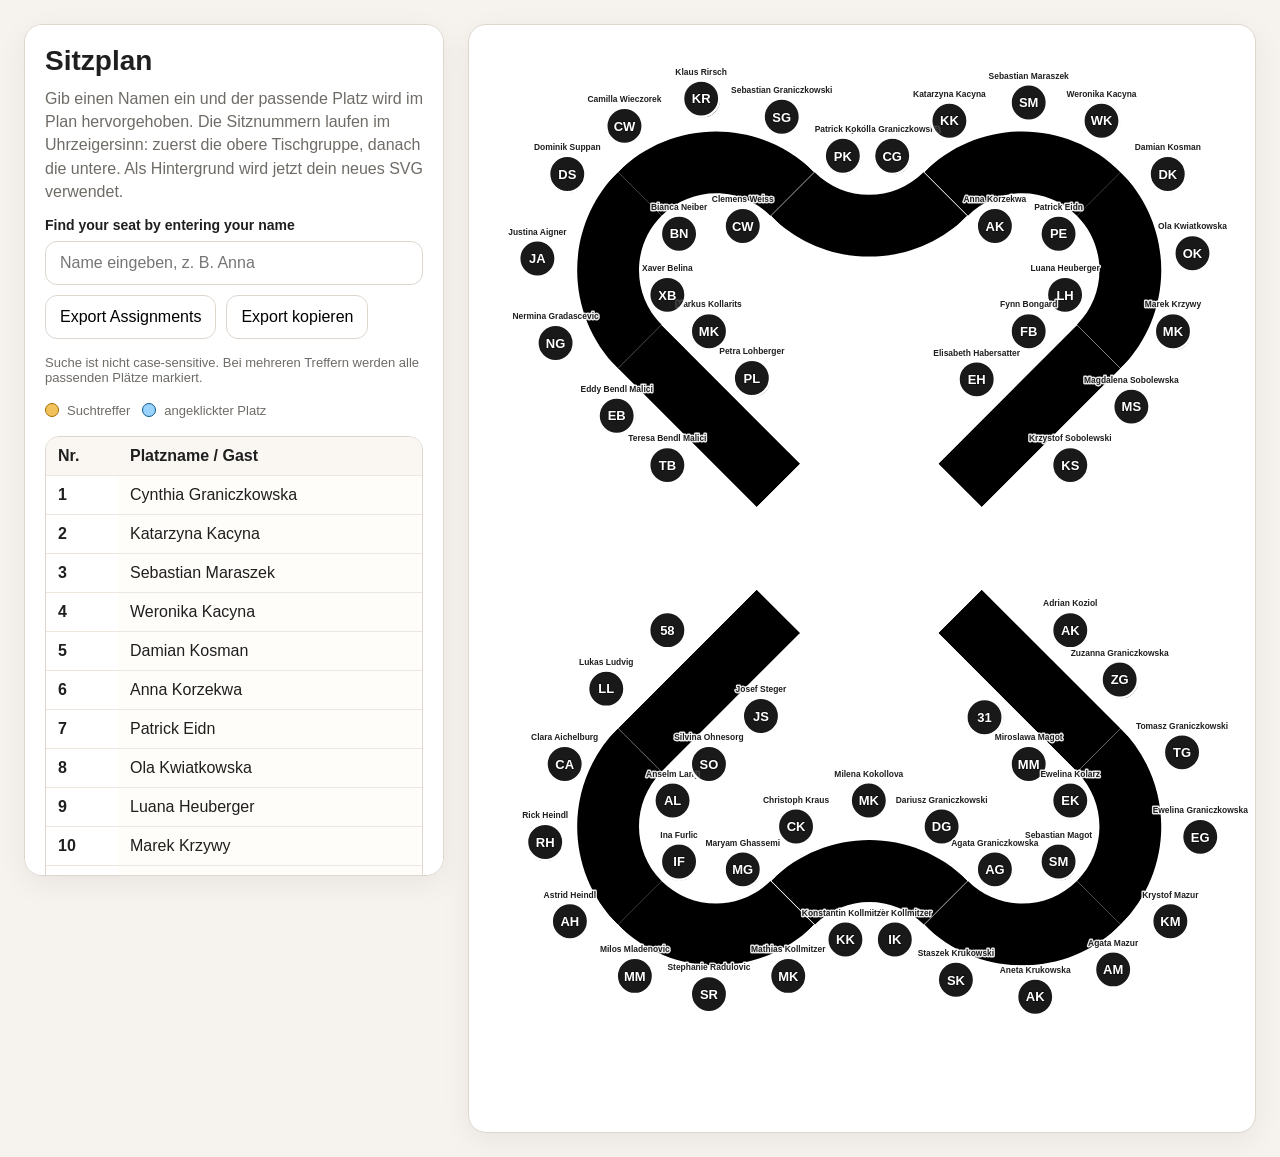
<file: sitzplan_highlight_svg_clockwise_fixed.html>
﻿<!DOCTYPE html>
<html lang="de">
<head>
  <meta charset="UTF-8" />
  <meta name="viewport" content="width=device-width, initial-scale=1.0" />
  <title>Sitzplan Highlight</title>
  <style>
    :root {
      --bg: #f6f3ef;
      --card: #ffffff;
      --line: #ddd6cf;
      --text: #1f1f1f;
      --muted: #6f6b66;
      --accent: #d9a441;
      --accent-soft: rgba(217, 164, 65, 0.18);
      --seat: rgba(255,255,255,0.12);
      --seat-stroke: rgba(255,255,255,0.55);
      --match: #f2c35d;
      --match-stroke: #a46b00;
      --selected: #9bd3ff;
      --selected-stroke: #0b5a8c;
    }

    * { box-sizing: border-box; }
    body {
      margin: 0;
      font-family: Arial, Helvetica, sans-serif;
      color: var(--text);
      background: var(--bg);
    }

    .page {
      display: grid;
      grid-template-columns: minmax(320px, 420px) 1fr;
      gap: 24px;
      padding: 24px;
      min-height: 100vh;
    }

    .panel, .canvas-card {
      background: var(--card);
      border: 1px solid var(--line);
      border-radius: 18px;
      box-shadow: 0 8px 30px rgba(0,0,0,0.06);
    }

    .panel {
      padding: 20px;
      align-self: start;
      position: sticky;
      top: 24px;
      max-height: calc(100vh - 48px);
      overflow: auto;
    }

    h1 {
      margin: 0 0 10px;
      font-size: 28px;
    }

    p {
      margin: 0 0 14px;
      line-height: 1.45;
      color: var(--muted);
    }

    .search-row {
      display: grid;
      grid-template-columns: 1fr;
      gap: 0;
      margin: 0 0 10px;
    }

    .search-label {
      display: block;
      margin: 0 0 8px;
      font-size: 14px;
      font-weight: 700;
      color: var(--text);
    }

    .action-row {
      display: flex;
      flex-wrap: wrap;
      gap: 10px;
      margin: 0 0 16px;
    }

    input, button {
      font: inherit;
      border-radius: 12px;
      border: 1px solid var(--line);
      padding: 12px 14px;
    }

    input:focus {
      outline: 2px solid rgba(217,164,65,0.25);
      border-color: var(--accent);
    }

    button {
      background: white;
      cursor: pointer;
      min-height: 44px;
    }

    button:hover {
      border-color: #b8aea3;
    }

    .hint {
      font-size: 13px;
      color: var(--muted);
      margin-bottom: 18px;
    }

    .status {
      min-height: 22px;
      margin-bottom: 18px;
      font-size: 14px;
      color: #5e4b18;
      font-weight: bold;
    }

    .legend {
      display: flex;
      flex-wrap: wrap;
      gap: 12px;
      margin-bottom: 18px;
      font-size: 13px;
      color: var(--muted);
    }

    .legend span {
      display: inline-flex;
      align-items: center;
      gap: 8px;
    }

    .dot {
      width: 14px;
      height: 14px;
      border-radius: 50%;
      display: inline-block;
      border: 1px solid #999;
    }

    .dot.match {
      background: var(--match);
      border-color: var(--match-stroke);
    }

    .dot.selected {
      background: var(--selected);
      border-color: var(--selected-stroke);
    }

    .table-wrap {
      border: 1px solid var(--line);
      border-radius: 14px;
      overflow: hidden;
    }

    table {
      width: 100%;
      border-collapse: collapse;
    }

    th, td {
      padding: 10px 12px;
      border-bottom: 1px solid #eee7df;
      text-align: left;
      vertical-align: middle;
    }

    th {
      background: #faf7f3;
      position: sticky;
      top: 0;
      z-index: 1;
    }

    td:first-child {
      width: 72px;
      font-weight: bold;
    }

    tr:last-child td {
      border-bottom: none;
    }

    tr.selected-row td {
      background: #fff5dd;
    }

    td[contenteditable="true"] {
      background: #fffdf9;
    }

    td[contenteditable="true"]:focus {
      outline: 2px solid rgba(217,164,65,0.22);
      outline-offset: -2px;
      background: #fffaf1;
    }

    .canvas-card {
      padding: 6px;
      overflow: auto;
    }

    .svg-wrap {
      min-width: 420px;
    }

    svg {
      width: 100%;
      height: auto;
      display: block;
      border-radius: 16px;
      background: #ffffff;
    }

    .seat circle {
      fill: rgba(31, 31, 31, 0.82);
      stroke: #ffffff;
      stroke-width: 2.5;
      vector-effect: non-scaling-stroke;
      transition: 0.2s ease;
      cursor: pointer;
    }

    .seat text {
      fill: #ffffff;
      font-size: 10px;
      font-weight: bold;
      text-anchor: middle;
      dominant-baseline: middle;
      alignment-baseline: middle;
      paint-order: stroke;
      stroke: rgba(0, 0, 0, 0.35);
      stroke-width: 1.4;
      stroke-linejoin: round;
      pointer-events: none;
      user-select: none;
    }

    .seat .seat-name-label {
      fill: #1f1f1f;
      font-size: 6.5px;
      font-weight: 600;
      stroke: rgba(255, 255, 255, 0.9);
      stroke-width: 2.2;
      paint-order: stroke;
      pointer-events: auto;
      cursor: grab;
      user-select: none;
    }

    .seat.drag-source circle {
      fill: rgba(31, 31, 31, 0.45);
    }

    .seat.drop-target circle {
      stroke: var(--accent);
      stroke-width: 4;
    }

    .drag-ghost {
      position: fixed;
      left: 0;
      top: 0;
      z-index: 9999;
      pointer-events: none;
      transform: translate(-50%, -140%);
      padding: 8px 10px;
      border-radius: 999px;
      background: rgba(31, 31, 31, 0.92);
      color: #ffffff;
      font: 600 13px Arial, Helvetica, sans-serif;
      box-shadow: 0 8px 24px rgba(0, 0, 0, 0.2);
      white-space: nowrap;
    }

    .seat.match circle {
      fill: var(--match);
      stroke: var(--match-stroke);
      stroke-width: 4;
    }

    .seat.match text {
      fill: #2d1a00;
    }

    .seat.selected circle {
      fill: var(--selected);
      stroke: var(--selected-stroke);
      stroke-width: 4;
    }

    .seat.selected text {
      fill: #06273c;
    }

    .export-output {
      width: 100%;
      min-height: 170px;
      margin-top: 14px;
      padding: 12px 14px;
      border-radius: 12px;
      border: 1px solid var(--line);
      background: #fffdf9;
      font: 13px/1.45 Consolas, Monaco, monospace;
      resize: vertical;
    }

    .footer-note {
      margin-top: 16px;
      font-size: 12px;
      color: var(--muted);
    }

    .panel.compact .footer-note {
      display: none;
    }

    .hidden {
      display: none !important;
    }

    body.view-only-mode {
      overflow: hidden;
    }

    body.view-only-mode .details {
      margin-top: 10px;
    }

    @media (max-width: 1100px) {
      .page {
        grid-template-columns: 1fr;
      }

      .panel {
        position: static;
        max-height: none;
      }
    }

    @media (max-width: 760px) {
      .page {
        gap: 16px;
        padding: 12px;
      }

      .panel,
      .canvas-card {
        border-radius: 14px;
      }

      .panel {
        padding: 16px;
      }

      h1 {
        font-size: 24px;
      }

      .search-row {
        grid-template-columns: 1fr 1fr;
      }

      .search-row input {
        grid-column: 1 / -1;
      }

      .action-row {
        display: grid;
        grid-template-columns: 1fr 1fr;
      }

      .action-row button {
        width: 100%;
      }

      .canvas-card {
        padding: 10px;
        overflow: auto;
      }

      .svg-wrap {
        min-width: 420px;
      }

      th, td {
        padding: 9px 10px;
        font-size: 14px;
      }

      .seat text {
        font-size: 8px;
      }
    }

    @media (max-width: 760px) {
      body.view-only-mode .page {
        gap: 0;
        padding: 0;
        min-height: 100vh;
      }

      body.view-only-mode .panel,
      body.view-only-mode .canvas-card {
        border-radius: 0;
        border: none;
        box-shadow: none;
      }

      body.view-only-mode .panel {
        position: sticky;
        top: 0;
        z-index: 20;
        padding: 14px 14px 10px;
        background: rgba(246, 243, 239, 0.96);
        backdrop-filter: blur(8px);
      }

      body.view-only-mode h1,
      body.view-only-mode p,
      body.view-only-mode .legend,
      body.view-only-mode .footer-note {
        display: none;
      }

      body.view-only-mode .search-label {
        margin-top: 0;
        margin-bottom: 8px;
        font-size: 16px;
      }

      body.view-only-mode .search-row {
        margin: 0;
        grid-template-columns: 1fr;
      }

      body.view-only-mode .search-row input {
        font-size: 16px;
      }

      body.view-only-mode .hint {
        margin-top: 8px;
        margin-bottom: 8px;
        font-size: 12px;
      }

      body.view-only-mode .status {
        margin-bottom: 10px;
        min-height: 18px;
      }

      body.view-only-mode .details {
        margin-top: 0;
        font-size: 13px;
      }

      body.view-only-mode .canvas-card {
        padding: 0;
        height: calc(100vh - 178px);
        overflow: auto;
        -webkit-overflow-scrolling: touch;
        overscroll-behavior: contain;
        background: #ffffff;
      }

      body.view-only-mode .svg-wrap {
        min-width: max(100vw, 760px);
        padding: 8px 8px 20px;
      }

      body.view-only-mode svg {
        border-radius: 0;
      }
    }
  </style>
</head>
<body>
  <div class="page">
    <aside class="panel">
      <h1>Sitzplan</h1>
      <p>Gib einen Namen ein und der passende Platz wird im Plan hervorgehoben. Die Sitznummern laufen im Uhrzeigersinn: zuerst die obere Tischgruppe, danach die untere. Als Hintergrund wird jetzt dein neues SVG verwendet.</p>

      <label class="search-label" for="nameInput">Find your seat by entering your name</label>
      <div class="search-row">
        <input id="nameInput" type="text" placeholder="Name eingeben, z. B. Anna" />
      </div>

      <div class="action-row" id="editorActions">
        <button id="exportBtn" type="button">Export Assignments</button>
        <button id="copyBtn" type="button">Export kopieren</button>
      </div>

      <div class="hint">Suche ist nicht case-sensitive. Bei mehreren Treffern werden alle passenden Plätze markiert.</div>
      <div class="status hidden" id="status"></div>

      <div class="legend">
        <span><i class="dot match"></i> Suchtreffer</span>
        <span><i class="dot selected"></i> angeklickter Platz</span>
      </div>

      <div class="table-wrap" id="editorSection">
        <table>
          <thead>
            <tr>
              <th>Nr.</th>
              <th>Platzname / Gast</th>
            </tr>
          </thead>
          <tbody id="assignmentTableBody"></tbody>
        </table>
      </div>

      <textarea id="exportOutput" class="export-output" readonly spellcheck="false" placeholder="Hier erscheint dein Export im Format von DEFAULT_ASSIGNMENTS."></textarea>

      <div class="footer-note">
        Im HTML kannst du über <strong>APP_CONFIG.showAssignmentEditor</strong> steuern, ob die Namensvergabe sichtbar ist. Die Belegung selbst pflegst du weiter über <strong>DEFAULT_ASSIGNMENTS</strong>.
      </div>
    </aside>

    <main class="canvas-card">
      <div class="svg-wrap">
        <svg viewBox="0 0 595.5 842.249979" xmlns="http://www.w3.org/2000/svg" aria-label="Sitzplan">
          <svg x="0" y="0" width="595.5" height="842.249979" viewBox="0 0 595.5 842.249979" preserveAspectRatio="xMidYMid meet" aria-hidden="true" style="pointer-events:none"><defs><clipPath id="85420aca13"><path d="M 0.015625 0 L 594.984375 0 L 594.984375 841.5 L 0.015625 841.5 Z M 0.015625 0 " clip-rule="nonzero"/></clipPath><clipPath id="026fd7b9f7"><path d="M 0.015625 0 L 594.984375 0 L 594.984375 841.5 L 0.015625 841.5 Z M 0.015625 0 " clip-rule="nonzero"/></clipPath><clipPath id="3cba1c8ffd"><path d="M 227 108 L 379 108 L 379 174 L 227 174 Z M 227 108 " clip-rule="nonzero"/></clipPath><clipPath id="4ea4b4c9ed"><path d="M 303.179688 217.835938 L 227.378906 142.039062 L 303.179688 66.238281 L 378.976562 142.039062 Z M 303.179688 217.835938 " clip-rule="nonzero"/></clipPath><clipPath id="4e1bdcaddb"><path d="M 303.179688 217.835938 L 227.378906 142.039062 L 303.179688 66.238281 L 378.976562 142.039062 Z M 303.179688 217.835938 " clip-rule="nonzero"/></clipPath><clipPath id="f17c21fb5e"><path d="M 109 77 L 261 77 L 261 143 L 109 143 Z M 109 77 " clip-rule="nonzero"/></clipPath><clipPath id="65a2656588"><path d="M 185.445312 32.980469 L 261.242188 108.78125 L 185.445312 184.578125 L 109.644531 108.78125 Z M 185.445312 32.980469 " clip-rule="nonzero"/></clipPath><clipPath id="63ff3efa4d"><path d="M 185.445312 32.980469 L 261.242188 108.78125 L 185.445312 184.578125 L 109.644531 108.78125 Z M 185.445312 32.980469 " clip-rule="nonzero"/></clipPath><clipPath id="30699691cf"><path d="M 345 77 L 497 77 L 497 143 L 345 143 Z M 345 77 " clip-rule="nonzero"/></clipPath><clipPath id="e7746f70bb"><path d="M 421.175781 32.980469 L 496.976562 108.78125 L 421.175781 184.578125 L 345.378906 108.78125 Z M 421.175781 32.980469 " clip-rule="nonzero"/></clipPath><clipPath id="bdf298a264"><path d="M 421.175781 32.980469 L 496.976562 108.78125 L 421.175781 184.578125 L 345.378906 108.78125 Z M 421.175781 32.980469 " clip-rule="nonzero"/></clipPath><clipPath id="8dbdb444ae"><path d="M 463 108 L 529 108 L 529 260 L 463 260 Z M 463 108 " clip-rule="nonzero"/></clipPath><clipPath id="855db3c59c"><path d="M 572.25 184.054688 L 496.453125 259.851562 L 420.652344 184.054688 L 496.453125 108.257812 Z M 572.25 184.054688 " clip-rule="nonzero"/></clipPath><clipPath id="e5b016df96"><path d="M 572.25 184.054688 L 496.453125 259.851562 L 420.652344 184.054688 L 496.453125 108.257812 Z M 572.25 184.054688 " clip-rule="nonzero"/></clipPath><clipPath id="60ea32fcc0"><path d="M 78 108 L 144 108 L 144 260 L 78 260 Z M 78 108 " clip-rule="nonzero"/></clipPath><clipPath id="9125592c3f"><path d="M 34.371094 184.054688 L 110.167969 108.257812 L 185.96875 184.054688 L 110.167969 259.851562 Z M 34.371094 184.054688 " clip-rule="nonzero"/></clipPath><clipPath id="761ecf3ab8"><path d="M 34.371094 184.054688 L 110.167969 108.257812 L 185.96875 184.054688 L 110.167969 259.851562 Z M 34.371094 184.054688 " clip-rule="nonzero"/></clipPath><clipPath id="df883f3c58"><path d="M 109 226 L 251 226 L 251 367 L 109 367 Z M 109 226 " clip-rule="nonzero"/></clipPath><clipPath id="5a3f99d58c"><path d="M 109.910156 259.617188 L 143.457031 226.070312 L 250.285156 332.902344 L 216.738281 366.445312 Z M 109.910156 259.617188 " clip-rule="nonzero"/></clipPath><clipPath id="d894efe9a4"><path d="M 0.835938 0 L 141.351562 0 L 141.351562 140.632812 L 0.835938 140.632812 Z M 0.835938 0 " clip-rule="nonzero"/></clipPath><clipPath id="43482c4444"><path d="M 0.910156 33.617188 L 34.457031 0.0703125 L 141.285156 106.902344 L 107.738281 140.445312 Z M 0.910156 33.617188 " clip-rule="nonzero"/></clipPath><clipPath id="41eb1da576"><rect x="0" width="142" y="0" height="141"/></clipPath><clipPath id="f0488f91c8"><path d="M 356 226 L 497 226 L 497 367 L 356 367 Z M 356 226 " clip-rule="nonzero"/></clipPath><clipPath id="ad0be05e2f"><path d="M 463.171875 226.074219 L 496.71875 259.621094 L 389.890625 366.449219 L 356.34375 332.902344 Z M 463.171875 226.074219 " clip-rule="nonzero"/></clipPath><clipPath id="e44d7a73ed"><path d="M 0.335938 0 L 140.851562 0 L 140.851562 140.632812 L 0.335938 140.632812 Z M 0.335938 0 " clip-rule="nonzero"/></clipPath><clipPath id="1fb8ec163b"><path d="M 107.171875 0.0742188 L 140.71875 33.621094 L 33.890625 140.449219 L 0.34375 106.902344 Z M 107.171875 0.0742188 " clip-rule="nonzero"/></clipPath><clipPath id="943725b27d"><rect x="0" width="141" y="0" height="141"/></clipPath><clipPath id="081738f526"><path d="M 199.808594 253.910156 L 227.644531 253.910156 L 227.644531 281.742188 L 199.808594 281.742188 Z M 199.808594 253.910156 " clip-rule="nonzero"/></clipPath><clipPath id="16ce60121c"><path d="M 213.726562 253.910156 C 206.039062 253.910156 199.808594 260.140625 199.808594 267.828125 C 199.808594 275.511719 206.039062 281.742188 213.726562 281.742188 C 221.410156 281.742188 227.644531 275.511719 227.644531 267.828125 C 227.644531 260.140625 221.410156 253.910156 213.726562 253.910156 Z M 213.726562 253.910156 " clip-rule="nonzero"/></clipPath><clipPath id="52631011dc"><path d="M 0.808594 0.910156 L 28.644531 0.910156 L 28.644531 28.742188 L 0.808594 28.742188 Z M 0.808594 0.910156 " clip-rule="nonzero"/></clipPath><clipPath id="42d7312d55"><path d="M 14.726562 0.910156 C 7.039062 0.910156 0.808594 7.140625 0.808594 14.828125 C 0.808594 22.511719 7.039062 28.742188 14.726562 28.742188 C 22.410156 28.742188 28.644531 22.511719 28.644531 14.828125 C 28.644531 7.140625 22.410156 0.910156 14.726562 0.910156 Z M 14.726562 0.910156 " clip-rule="nonzero"/></clipPath><clipPath id="2caa0f3844"><rect x="0" width="29" y="0" height="29"/></clipPath><clipPath id="955dcbb3b7"><path d="M 166.179688 217.847656 L 194.011719 217.847656 L 194.011719 245.679688 L 166.179688 245.679688 Z M 166.179688 217.847656 " clip-rule="nonzero"/></clipPath><clipPath id="ec42438a87"><path d="M 180.09375 217.847656 C 172.410156 217.847656 166.179688 224.078125 166.179688 231.761719 C 166.179688 239.449219 172.410156 245.679688 180.09375 245.679688 C 187.78125 245.679688 194.011719 239.449219 194.011719 231.761719 C 194.011719 224.078125 187.78125 217.847656 180.09375 217.847656 Z M 180.09375 217.847656 " clip-rule="nonzero"/></clipPath><clipPath id="91e5bd17d4"><path d="M 0.179688 0.847656 L 28.011719 0.847656 L 28.011719 28.679688 L 0.179688 28.679688 Z M 0.179688 0.847656 " clip-rule="nonzero"/></clipPath><clipPath id="386778110e"><path d="M 14.09375 0.847656 C 6.410156 0.847656 0.179688 7.078125 0.179688 14.761719 C 0.179688 22.449219 6.410156 28.679688 14.09375 28.679688 C 21.78125 28.679688 28.011719 22.449219 28.011719 14.761719 C 28.011719 7.078125 21.78125 0.847656 14.09375 0.847656 Z M 14.09375 0.847656 " clip-rule="nonzero"/></clipPath><clipPath id="695c66f9a5"><rect x="0" width="29" y="0" height="29"/></clipPath><clipPath id="3b47f8513f"><path d="M 134.355469 189.347656 L 162.191406 189.347656 L 162.191406 217.183594 L 134.355469 217.183594 Z M 134.355469 189.347656 " clip-rule="nonzero"/></clipPath><clipPath id="248c9ef591"><path d="M 148.273438 189.347656 C 140.585938 189.347656 134.355469 195.582031 134.355469 203.265625 C 134.355469 210.953125 140.585938 217.183594 148.273438 217.183594 C 155.960938 217.183594 162.191406 210.953125 162.191406 203.265625 C 162.191406 195.582031 155.960938 189.347656 148.273438 189.347656 Z M 148.273438 189.347656 " clip-rule="nonzero"/></clipPath><clipPath id="3937cc5265"><path d="M 0.355469 0.347656 L 28.191406 0.347656 L 28.191406 28.183594 L 0.355469 28.183594 Z M 0.355469 0.347656 " clip-rule="nonzero"/></clipPath><clipPath id="1a0d7c8153"><path d="M 14.273438 0.347656 C 6.585938 0.347656 0.355469 6.582031 0.355469 14.265625 C 0.355469 21.953125 6.585938 28.183594 14.273438 28.183594 C 21.960938 28.183594 28.191406 21.953125 28.191406 14.265625 C 28.191406 6.582031 21.960938 0.347656 14.273438 0.347656 Z M 14.273438 0.347656 " clip-rule="nonzero"/></clipPath><clipPath id="e370036c45"><rect x="0" width="29" y="0" height="29"/></clipPath><clipPath id="cb5bf7be3d"><path d="M 143.328125 142.308594 L 171.164062 142.308594 L 171.164062 170.140625 L 143.328125 170.140625 Z M 143.328125 142.308594 " clip-rule="nonzero"/></clipPath><clipPath id="f7fe29b05d"><path d="M 157.246094 142.308594 C 149.558594 142.308594 143.328125 148.539062 143.328125 156.222656 C 143.328125 163.910156 149.558594 170.140625 157.246094 170.140625 C 164.933594 170.140625 171.164062 163.910156 171.164062 156.222656 C 171.164062 148.539062 164.933594 142.308594 157.246094 142.308594 Z M 157.246094 142.308594 " clip-rule="nonzero"/></clipPath><clipPath id="d2458ede0c"><path d="M 0.328125 0.308594 L 28.164062 0.308594 L 28.164062 28.140625 L 0.328125 28.140625 Z M 0.328125 0.308594 " clip-rule="nonzero"/></clipPath><clipPath id="5cc343f1ab"><path d="M 14.246094 0.308594 C 6.558594 0.308594 0.328125 6.539062 0.328125 14.222656 C 0.328125 21.910156 6.558594 28.140625 14.246094 28.140625 C 21.933594 28.140625 28.164062 21.910156 28.164062 14.222656 C 28.164062 6.539062 21.933594 0.308594 14.246094 0.308594 Z M 14.246094 0.308594 " clip-rule="nonzero"/></clipPath><clipPath id="0c1b96539a"><rect x="0" width="29" y="0" height="29"/></clipPath><clipPath id="08dea5d0fd"><path d="M 192.628906 136.539062 L 220.460938 136.539062 L 220.460938 164.375 L 192.628906 164.375 Z M 192.628906 136.539062 " clip-rule="nonzero"/></clipPath><clipPath id="dac55aaa1f"><path d="M 206.546875 136.539062 C 198.859375 136.539062 192.628906 142.773438 192.628906 150.457031 C 192.628906 158.144531 198.859375 164.375 206.546875 164.375 C 214.230469 164.375 220.460938 158.144531 220.460938 150.457031 C 220.460938 142.773438 214.230469 136.539062 206.546875 136.539062 Z M 206.546875 136.539062 " clip-rule="nonzero"/></clipPath><clipPath id="d33d09083c"><path d="M 0.628906 0.539062 L 28.460938 0.539062 L 28.460938 28.375 L 0.628906 28.375 Z M 0.628906 0.539062 " clip-rule="nonzero"/></clipPath><clipPath id="743d1b9fbd"><path d="M 14.546875 0.539062 C 6.859375 0.539062 0.628906 6.773438 0.628906 14.457031 C 0.628906 22.144531 6.859375 28.375 14.546875 28.375 C 22.230469 28.375 28.460938 22.144531 28.460938 14.457031 C 28.460938 6.773438 22.230469 0.539062 14.546875 0.539062 Z M 14.546875 0.539062 " clip-rule="nonzero"/></clipPath><clipPath id="d4f7c01601"><rect x="0" width="29" y="0" height="29"/></clipPath><clipPath id="9f55a0da63"><path d="M 372.25 254.507812 L 400.082031 254.507812 L 400.082031 282.34375 L 372.25 282.34375 Z M 372.25 254.507812 " clip-rule="nonzero"/></clipPath><clipPath id="15bc3adf55"><path d="M 386.167969 254.507812 C 378.480469 254.507812 372.25 260.742188 372.25 268.425781 C 372.25 276.113281 378.480469 282.34375 386.167969 282.34375 C 393.851562 282.34375 400.082031 276.113281 400.082031 268.425781 C 400.082031 260.742188 393.851562 254.507812 386.167969 254.507812 Z M 386.167969 254.507812 " clip-rule="nonzero"/></clipPath><clipPath id="56c2a99a5e"><path d="M 0.25 0.507812 L 28.082031 0.507812 L 28.082031 28.34375 L 0.25 28.34375 Z M 0.25 0.507812 " clip-rule="nonzero"/></clipPath><clipPath id="1452ece972"><path d="M 14.167969 0.507812 C 6.480469 0.507812 0.25 6.742188 0.25 14.425781 C 0.25 22.113281 6.480469 28.34375 14.167969 28.34375 C 21.851562 28.34375 28.082031 22.113281 28.082031 14.425781 C 28.082031 6.742188 21.851562 0.507812 14.167969 0.507812 Z M 14.167969 0.507812 " clip-rule="nonzero"/></clipPath><clipPath id="117da91872"><rect x="0" width="29" y="0" height="29"/></clipPath><clipPath id="c76a104585"><path d="M 412.617188 217.847656 L 440.449219 217.847656 L 440.449219 245.679688 L 412.617188 245.679688 Z M 412.617188 217.847656 " clip-rule="nonzero"/></clipPath><clipPath id="9cf11ffc94"><path d="M 426.535156 217.847656 C 418.847656 217.847656 412.617188 224.078125 412.617188 231.761719 C 412.617188 239.449219 418.847656 245.679688 426.535156 245.679688 C 434.21875 245.679688 440.449219 239.449219 440.449219 231.761719 C 440.449219 224.078125 434.21875 217.847656 426.535156 217.847656 Z M 426.535156 217.847656 " clip-rule="nonzero"/></clipPath><clipPath id="4d42e229e5"><path d="M 0.617188 0.847656 L 28.449219 0.847656 L 28.449219 28.679688 L 0.617188 28.679688 Z M 0.617188 0.847656 " clip-rule="nonzero"/></clipPath><clipPath id="c2fa48e544"><path d="M 14.535156 0.847656 C 6.847656 0.847656 0.617188 7.078125 0.617188 14.761719 C 0.617188 22.449219 6.847656 28.679688 14.535156 28.679688 C 22.21875 28.679688 28.449219 22.449219 28.449219 14.761719 C 28.449219 7.078125 22.21875 0.847656 14.535156 0.847656 Z M 14.535156 0.847656 " clip-rule="nonzero"/></clipPath><clipPath id="a1f6d6b17c"><rect x="0" width="29" y="0" height="29"/></clipPath><clipPath id="721770b852"><path d="M 440.449219 189.347656 L 468.285156 189.347656 L 468.285156 217.183594 L 440.449219 217.183594 Z M 440.449219 189.347656 " clip-rule="nonzero"/></clipPath><clipPath id="78956a41d5"><path d="M 454.367188 189.347656 C 446.683594 189.347656 440.449219 195.582031 440.449219 203.265625 C 440.449219 210.953125 446.683594 217.183594 454.367188 217.183594 C 462.054688 217.183594 468.285156 210.953125 468.285156 203.265625 C 468.285156 195.582031 462.054688 189.347656 454.367188 189.347656 Z M 454.367188 189.347656 " clip-rule="nonzero"/></clipPath><clipPath id="6016e7b2ae"><path d="M 0.449219 0.347656 L 28.285156 0.347656 L 28.285156 28.183594 L 0.449219 28.183594 Z M 0.449219 0.347656 " clip-rule="nonzero"/></clipPath><clipPath id="24971dcdf9"><path d="M 14.367188 0.347656 C 6.683594 0.347656 0.449219 6.582031 0.449219 14.265625 C 0.449219 21.953125 6.683594 28.183594 14.367188 28.183594 C 22.054688 28.183594 28.285156 21.953125 28.285156 14.265625 C 28.285156 6.582031 22.054688 0.347656 14.367188 0.347656 Z M 14.367188 0.347656 " clip-rule="nonzero"/></clipPath><clipPath id="0d2c8e2db1"><rect x="0" width="29" y="0" height="29"/></clipPath><clipPath id="fe05e70575"><path d="M 435.464844 142.308594 L 463.300781 142.308594 L 463.300781 170.140625 L 435.464844 170.140625 Z M 435.464844 142.308594 " clip-rule="nonzero"/></clipPath><clipPath id="cad3de7b54"><path d="M 449.382812 142.308594 C 441.695312 142.308594 435.464844 148.539062 435.464844 156.222656 C 435.464844 163.910156 441.695312 170.140625 449.382812 170.140625 C 457.070312 170.140625 463.300781 163.910156 463.300781 156.222656 C 463.300781 148.539062 457.070312 142.308594 449.382812 142.308594 Z M 449.382812 142.308594 " clip-rule="nonzero"/></clipPath><clipPath id="6f6139cf41"><path d="M 0.464844 0.308594 L 28.300781 0.308594 L 28.300781 28.140625 L 0.464844 28.140625 Z M 0.464844 0.308594 " clip-rule="nonzero"/></clipPath><clipPath id="ec445284bf"><path d="M 14.382812 0.308594 C 6.695312 0.308594 0.464844 6.539062 0.464844 14.222656 C 0.464844 21.910156 6.695312 28.140625 14.382812 28.140625 C 22.070312 28.140625 28.300781 21.910156 28.300781 14.222656 C 28.300781 6.539062 22.070312 0.308594 14.382812 0.308594 Z M 14.382812 0.308594 " clip-rule="nonzero"/></clipPath><clipPath id="0843eb42e0"><rect x="0" width="29" y="0" height="29"/></clipPath><clipPath id="805cf58090"><path d="M 386.21875 136.539062 L 414.050781 136.539062 L 414.050781 164.375 L 386.21875 164.375 Z M 386.21875 136.539062 " clip-rule="nonzero"/></clipPath><clipPath id="d879d72490"><path d="M 400.136719 136.539062 C 392.449219 136.539062 386.21875 142.773438 386.21875 150.457031 C 386.21875 158.144531 392.449219 164.375 400.136719 164.375 C 407.820312 164.375 414.050781 158.144531 414.050781 150.457031 C 414.050781 142.773438 407.820312 136.539062 400.136719 136.539062 Z M 400.136719 136.539062 " clip-rule="nonzero"/></clipPath><clipPath id="86dc6979e2"><path d="M 0.21875 0.539062 L 28.050781 0.539062 L 28.050781 28.375 L 0.21875 28.375 Z M 0.21875 0.539062 " clip-rule="nonzero"/></clipPath><clipPath id="1a59216017"><path d="M 14.136719 0.539062 C 6.449219 0.539062 0.21875 6.773438 0.21875 14.457031 C 0.21875 22.144531 6.449219 28.375 14.136719 28.375 C 21.820312 28.375 28.050781 22.144531 28.050781 14.457031 C 28.050781 6.773438 21.820312 0.539062 14.136719 0.539062 Z M 14.136719 0.539062 " clip-rule="nonzero"/></clipPath><clipPath id="4377cd15a1"><rect x="0" width="29" y="0" height="29"/></clipPath><clipPath id="731d312f80"><path d="M 134.355469 320.523438 L 162.191406 320.523438 L 162.191406 348.359375 L 134.355469 348.359375 Z M 134.355469 320.523438 " clip-rule="nonzero"/></clipPath><clipPath id="d8a2c139ef"><path d="M 148.273438 320.523438 C 140.585938 320.523438 134.355469 326.753906 134.355469 334.441406 C 134.355469 342.128906 140.585938 348.359375 148.273438 348.359375 C 155.960938 348.359375 162.191406 342.128906 162.191406 334.441406 C 162.191406 326.753906 155.960938 320.523438 148.273438 320.523438 Z M 148.273438 320.523438 " clip-rule="nonzero"/></clipPath><clipPath id="64b5fb4059"><path d="M 0.355469 0.523438 L 28.191406 0.523438 L 28.191406 28.359375 L 0.355469 28.359375 Z M 0.355469 0.523438 " clip-rule="nonzero"/></clipPath><clipPath id="68531d3f85"><path d="M 14.273438 0.523438 C 6.585938 0.523438 0.355469 6.753906 0.355469 14.441406 C 0.355469 22.128906 6.585938 28.359375 14.273438 28.359375 C 21.960938 28.359375 28.191406 22.128906 28.191406 14.441406 C 28.191406 6.753906 21.960938 0.523438 14.273438 0.523438 Z M 14.273438 0.523438 " clip-rule="nonzero"/></clipPath><clipPath id="37c7f820cb"><rect x="0" width="29" y="0" height="29"/></clipPath><clipPath id="969497ce19"><path d="M 95.992188 282.34375 L 123.824219 282.34375 L 123.824219 310.179688 L 95.992188 310.179688 Z M 95.992188 282.34375 " clip-rule="nonzero"/></clipPath><clipPath id="a1de7b2d09"><path d="M 109.910156 282.34375 C 102.222656 282.34375 95.992188 288.574219 95.992188 296.261719 C 95.992188 303.949219 102.222656 310.179688 109.910156 310.179688 C 117.59375 310.179688 123.824219 303.949219 123.824219 296.261719 C 123.824219 288.574219 117.59375 282.34375 109.910156 282.34375 Z M 109.910156 282.34375 " clip-rule="nonzero"/></clipPath><clipPath id="53b41bafe6"><path d="M 0.992188 0.34375 L 28.824219 0.34375 L 28.824219 28.179688 L 0.992188 28.179688 Z M 0.992188 0.34375 " clip-rule="nonzero"/></clipPath><clipPath id="6accc2d164"><path d="M 14.910156 0.34375 C 7.222656 0.34375 0.992188 6.574219 0.992188 14.261719 C 0.992188 21.949219 7.222656 28.179688 14.910156 28.179688 C 22.59375 28.179688 28.824219 21.949219 28.824219 14.261719 C 28.824219 6.574219 22.59375 0.34375 14.910156 0.34375 Z M 14.910156 0.34375 " clip-rule="nonzero"/></clipPath><clipPath id="480c0ce55b"><rect x="0" width="29" y="0" height="29"/></clipPath><clipPath id="3338af77e2"><path d="M 48.285156 226.675781 L 76.121094 226.675781 L 76.121094 254.507812 L 48.285156 254.507812 Z M 48.285156 226.675781 " clip-rule="nonzero"/></clipPath><clipPath id="e7cbd6c79d"><path d="M 62.203125 226.675781 C 54.515625 226.675781 48.285156 232.90625 48.285156 240.59375 C 48.285156 248.277344 54.515625 254.507812 62.203125 254.507812 C 69.890625 254.507812 76.121094 248.277344 76.121094 240.59375 C 76.121094 232.90625 69.890625 226.675781 62.203125 226.675781 Z M 62.203125 226.675781 " clip-rule="nonzero"/></clipPath><clipPath id="c7e61db679"><path d="M 0.285156 0.675781 L 28.121094 0.675781 L 28.121094 28.507812 L 0.285156 28.507812 Z M 0.285156 0.675781 " clip-rule="nonzero"/></clipPath><clipPath id="c6100127c5"><path d="M 14.203125 0.675781 C 6.515625 0.675781 0.285156 6.90625 0.285156 14.59375 C 0.285156 22.277344 6.515625 28.507812 14.203125 28.507812 C 21.890625 28.507812 28.121094 22.277344 28.121094 14.59375 C 28.121094 6.90625 21.890625 0.675781 14.203125 0.675781 Z M 14.203125 0.675781 " clip-rule="nonzero"/></clipPath><clipPath id="cf6f25f840"><rect x="0" width="29" y="0" height="29"/></clipPath><clipPath id="4540aeff5f"><path d="M 34.367188 161.515625 L 62.203125 161.515625 L 62.203125 189.347656 L 34.367188 189.347656 Z M 34.367188 161.515625 " clip-rule="nonzero"/></clipPath><clipPath id="39e102b214"><path d="M 48.285156 161.515625 C 40.601562 161.515625 34.367188 167.746094 34.367188 175.433594 C 34.367188 183.117188 40.601562 189.347656 48.285156 189.347656 C 55.972656 189.347656 62.203125 183.117188 62.203125 175.433594 C 62.203125 167.746094 55.972656 161.515625 48.285156 161.515625 Z M 48.285156 161.515625 " clip-rule="nonzero"/></clipPath><clipPath id="e5930431f9"><path d="M 0.367188 0.515625 L 28.203125 0.515625 L 28.203125 28.347656 L 0.367188 28.347656 Z M 0.367188 0.515625 " clip-rule="nonzero"/></clipPath><clipPath id="75a980a877"><path d="M 14.285156 0.515625 C 6.601562 0.515625 0.367188 6.746094 0.367188 14.433594 C 0.367188 22.117188 6.601562 28.347656 14.285156 28.347656 C 21.972656 28.347656 28.203125 22.117188 28.203125 14.433594 C 28.203125 6.746094 21.972656 0.515625 14.285156 0.515625 Z M 14.285156 0.515625 " clip-rule="nonzero"/></clipPath><clipPath id="9629d7c922"><rect x="0" width="29" y="0" height="29"/></clipPath><clipPath id="3c2e2d0810"><path d="M 57.222656 96.839844 L 85.058594 96.839844 L 85.058594 124.675781 L 57.222656 124.675781 Z M 57.222656 96.839844 " clip-rule="nonzero"/></clipPath><clipPath id="b3d2e81a11"><path d="M 71.140625 96.839844 C 63.453125 96.839844 57.222656 103.074219 57.222656 110.757812 C 57.222656 118.445312 63.453125 124.675781 71.140625 124.675781 C 78.828125 124.675781 85.058594 118.445312 85.058594 110.757812 C 85.058594 103.074219 78.828125 96.839844 71.140625 96.839844 Z M 71.140625 96.839844 " clip-rule="nonzero"/></clipPath><clipPath id="e638b2ca82"><path d="M 0.222656 0.839844 L 28.058594 0.839844 L 28.058594 28.675781 L 0.222656 28.675781 Z M 0.222656 0.839844 " clip-rule="nonzero"/></clipPath><clipPath id="de39bf6cb5"><path d="M 14.140625 0.839844 C 6.453125 0.839844 0.222656 7.074219 0.222656 14.757812 C 0.222656 22.445312 6.453125 28.675781 14.140625 28.675781 C 21.828125 28.675781 28.058594 22.445312 28.058594 14.757812 C 28.058594 7.074219 21.828125 0.839844 14.140625 0.839844 Z M 14.140625 0.839844 " clip-rule="nonzero"/></clipPath><clipPath id="d50e8b6af6"><rect x="0" width="29" y="0" height="29"/></clipPath><clipPath id="56f11f92e9"><path d="M 101.257812 59.496094 L 129.09375 59.496094 L 129.09375 87.332031 L 101.257812 87.332031 Z M 101.257812 59.496094 " clip-rule="nonzero"/></clipPath><clipPath id="b81fb51ef9"><path d="M 115.175781 59.496094 C 107.492188 59.496094 101.257812 65.726562 101.257812 73.414062 C 101.257812 81.101562 107.492188 87.332031 115.175781 87.332031 C 122.863281 87.332031 129.09375 81.101562 129.09375 73.414062 C 129.09375 65.726562 122.863281 59.496094 115.175781 59.496094 Z M 115.175781 59.496094 " clip-rule="nonzero"/></clipPath><clipPath id="abaef61019"><path d="M 0.257812 0.496094 L 28.09375 0.496094 L 28.09375 28.332031 L 0.257812 28.332031 Z M 0.257812 0.496094 " clip-rule="nonzero"/></clipPath><clipPath id="8906c5bfef"><path d="M 14.175781 0.496094 C 6.492188 0.496094 0.257812 6.726562 0.257812 14.414062 C 0.257812 22.101562 6.492188 28.332031 14.175781 28.332031 C 21.863281 28.332031 28.09375 22.101562 28.09375 14.414062 C 28.09375 6.726562 21.863281 0.496094 14.175781 0.496094 Z M 14.175781 0.496094 " clip-rule="nonzero"/></clipPath><clipPath id="86140961f3"><rect x="0" width="29" y="0" height="29"/></clipPath><clipPath id="352d9e6b0a"><path d="M 160.878906 38.933594 L 188.714844 38.933594 L 188.714844 66.765625 L 160.878906 66.765625 Z M 160.878906 38.933594 " clip-rule="nonzero"/></clipPath><clipPath id="23ca562e14"><path d="M 174.796875 38.933594 C 167.113281 38.933594 160.878906 45.164062 160.878906 52.851562 C 160.878906 60.535156 167.113281 66.765625 174.796875 66.765625 C 182.484375 66.765625 188.714844 60.535156 188.714844 52.851562 C 188.714844 45.164062 182.484375 38.933594 174.796875 38.933594 Z M 174.796875 38.933594 " clip-rule="nonzero"/></clipPath><clipPath id="d10c786b78"><path d="M 0.878906 0.933594 L 28.714844 0.933594 L 28.714844 28.765625 L 0.878906 28.765625 Z M 0.878906 0.933594 " clip-rule="nonzero"/></clipPath><clipPath id="7d772bea87"><path d="M 14.796875 0.933594 C 7.113281 0.933594 0.878906 7.164062 0.878906 14.851562 C 0.878906 22.535156 7.113281 28.765625 14.796875 28.765625 C 22.484375 28.765625 28.714844 22.535156 28.714844 14.851562 C 28.714844 7.164062 22.484375 0.933594 14.796875 0.933594 Z M 14.796875 0.933594 " clip-rule="nonzero"/></clipPath><clipPath id="9450b75598"><rect x="0" width="29" y="0" height="29"/></clipPath><clipPath id="ffa4b52b6b"><path d="M 222.449219 52.1875 L 250.28125 52.1875 L 250.28125 80.023438 L 222.449219 80.023438 Z M 222.449219 52.1875 " clip-rule="nonzero"/></clipPath><clipPath id="af0351700d"><path d="M 236.363281 52.1875 C 228.679688 52.1875 222.449219 58.417969 222.449219 66.105469 C 222.449219 73.792969 228.679688 80.023438 236.363281 80.023438 C 244.050781 80.023438 250.28125 73.792969 250.28125 66.105469 C 250.28125 58.417969 244.050781 52.1875 236.363281 52.1875 Z M 236.363281 52.1875 " clip-rule="nonzero"/></clipPath><clipPath id="c3e99772ed"><path d="M 0.449219 0.1875 L 28.28125 0.1875 L 28.28125 28.023438 L 0.449219 28.023438 Z M 0.449219 0.1875 " clip-rule="nonzero"/></clipPath><clipPath id="d992ac50ec"><path d="M 14.363281 0.1875 C 6.679688 0.1875 0.449219 6.417969 0.449219 14.105469 C 0.449219 21.792969 6.679688 28.023438 14.363281 28.023438 C 22.050781 28.023438 28.28125 21.792969 28.28125 14.105469 C 28.28125 6.417969 22.050781 0.1875 14.363281 0.1875 Z M 14.363281 0.1875 " clip-rule="nonzero"/></clipPath><clipPath id="62234a0f33"><rect x="0" width="29" y="0" height="29"/></clipPath><clipPath id="652634eb75"><path d="M 269.660156 82.925781 L 297.492188 82.925781 L 297.492188 110.757812 L 269.660156 110.757812 Z M 269.660156 82.925781 " clip-rule="nonzero"/></clipPath><clipPath id="45fce71a44"><path d="M 283.578125 82.925781 C 275.890625 82.925781 269.660156 89.15625 269.660156 96.839844 C 269.660156 104.527344 275.890625 110.757812 283.578125 110.757812 C 291.261719 110.757812 297.492188 104.527344 297.492188 96.839844 C 297.492188 89.15625 291.261719 82.925781 283.578125 82.925781 Z M 283.578125 82.925781 " clip-rule="nonzero"/></clipPath><clipPath id="cad8fbd878"><path d="M 0.660156 0.925781 L 28.492188 0.925781 L 28.492188 28.757812 L 0.660156 28.757812 Z M 0.660156 0.925781 " clip-rule="nonzero"/></clipPath><clipPath id="79a85722ee"><path d="M 14.578125 0.925781 C 6.890625 0.925781 0.660156 7.15625 0.660156 14.839844 C 0.660156 22.527344 6.890625 28.757812 14.578125 28.757812 C 22.261719 28.757812 28.492188 22.527344 28.492188 14.839844 C 28.492188 7.15625 22.261719 0.925781 14.578125 0.925781 Z M 14.578125 0.925781 " clip-rule="nonzero"/></clipPath><clipPath id="91282c1033"><rect x="0" width="29" y="0" height="29"/></clipPath><clipPath id="4401b74fec"><path d="M 307.652344 82.925781 L 335.484375 82.925781 L 335.484375 110.757812 L 307.652344 110.757812 Z M 307.652344 82.925781 " clip-rule="nonzero"/></clipPath><clipPath id="963dec56dd"><path d="M 321.566406 82.925781 C 313.882812 82.925781 307.652344 89.15625 307.652344 96.839844 C 307.652344 104.527344 313.882812 110.757812 321.566406 110.757812 C 329.253906 110.757812 335.484375 104.527344 335.484375 96.839844 C 335.484375 89.15625 329.253906 82.925781 321.566406 82.925781 Z M 321.566406 82.925781 " clip-rule="nonzero"/></clipPath><clipPath id="4f93abbe27"><path d="M 0.652344 0.925781 L 28.484375 0.925781 L 28.484375 28.757812 L 0.652344 28.757812 Z M 0.652344 0.925781 " clip-rule="nonzero"/></clipPath><clipPath id="dd842d3772"><path d="M 14.566406 0.925781 C 6.882812 0.925781 0.652344 7.15625 0.652344 14.839844 C 0.652344 22.527344 6.882812 28.757812 14.566406 28.757812 C 22.253906 28.757812 28.484375 22.527344 28.484375 14.839844 C 28.484375 7.15625 22.253906 0.925781 14.566406 0.925781 Z M 14.566406 0.925781 " clip-rule="nonzero"/></clipPath><clipPath id="22f76e4405"><rect x="0" width="29" y="0" height="29"/></clipPath><clipPath id="550ddb3499"><path d="M 351.152344 55.089844 L 378.984375 55.089844 L 378.984375 82.925781 L 351.152344 82.925781 Z M 351.152344 55.089844 " clip-rule="nonzero"/></clipPath><clipPath id="7ef0b2a52e"><path d="M 365.070312 55.089844 C 357.382812 55.089844 351.152344 61.320312 351.152344 69.007812 C 351.152344 76.691406 357.382812 82.925781 365.070312 82.925781 C 372.753906 82.925781 378.984375 76.691406 378.984375 69.007812 C 378.984375 61.320312 372.753906 55.089844 365.070312 55.089844 Z M 365.070312 55.089844 " clip-rule="nonzero"/></clipPath><clipPath id="09b78e63d4"><path d="M 0.152344 0.0898438 L 27.984375 0.0898438 L 27.984375 27.925781 L 0.152344 27.925781 Z M 0.152344 0.0898438 " clip-rule="nonzero"/></clipPath><clipPath id="91e77915a9"><path d="M 14.070312 0.0898438 C 6.382812 0.0898438 0.152344 6.320312 0.152344 14.007812 C 0.152344 21.691406 6.382812 27.925781 14.070312 27.925781 C 21.753906 27.925781 27.984375 21.691406 27.984375 14.007812 C 27.984375 6.320312 21.753906 0.0898438 14.070312 0.0898438 Z M 14.070312 0.0898438 " clip-rule="nonzero"/></clipPath><clipPath id="34e2af8b45"><rect x="0" width="28" y="0" height="28"/></clipPath><clipPath id="e748dbecb0"><path d="M 412.617188 41.171875 L 440.449219 41.171875 L 440.449219 69.007812 L 412.617188 69.007812 Z M 412.617188 41.171875 " clip-rule="nonzero"/></clipPath><clipPath id="f26add7caa"><path d="M 426.535156 41.171875 C 418.847656 41.171875 412.617188 47.402344 412.617188 55.089844 C 412.617188 62.777344 418.847656 69.007812 426.535156 69.007812 C 434.21875 69.007812 440.449219 62.777344 440.449219 55.089844 C 440.449219 47.402344 434.21875 41.171875 426.535156 41.171875 Z M 426.535156 41.171875 " clip-rule="nonzero"/></clipPath><clipPath id="55cf3c1edb"><path d="M 0.617188 0.171875 L 28.449219 0.171875 L 28.449219 28.007812 L 0.617188 28.007812 Z M 0.617188 0.171875 " clip-rule="nonzero"/></clipPath><clipPath id="c654ae7659"><path d="M 14.535156 0.171875 C 6.847656 0.171875 0.617188 6.402344 0.617188 14.089844 C 0.617188 21.777344 6.847656 28.007812 14.535156 28.007812 C 22.21875 28.007812 28.449219 21.777344 28.449219 14.089844 C 28.449219 6.402344 22.21875 0.171875 14.535156 0.171875 Z M 14.535156 0.171875 " clip-rule="nonzero"/></clipPath><clipPath id="7835279a7c"><rect x="0" width="29" y="0" height="29"/></clipPath><clipPath id="e48a6eb5b0"><path d="M 468.9375 55.089844 L 496.769531 55.089844 L 496.769531 82.925781 L 468.9375 82.925781 Z M 468.9375 55.089844 " clip-rule="nonzero"/></clipPath><clipPath id="994e806f1f"><path d="M 482.851562 55.089844 C 475.167969 55.089844 468.9375 61.320312 468.9375 69.007812 C 468.9375 76.691406 475.167969 82.925781 482.851562 82.925781 C 490.539062 82.925781 496.769531 76.691406 496.769531 69.007812 C 496.769531 61.320312 490.539062 55.089844 482.851562 55.089844 Z M 482.851562 55.089844 " clip-rule="nonzero"/></clipPath><clipPath id="2ee504f2f4"><path d="M 0.9375 0.0898438 L 28.769531 0.0898438 L 28.769531 27.925781 L 0.9375 27.925781 Z M 0.9375 0.0898438 " clip-rule="nonzero"/></clipPath><clipPath id="f9b52a0a16"><path d="M 14.851562 0.0898438 C 7.167969 0.0898438 0.9375 6.320312 0.9375 14.007812 C 0.9375 21.691406 7.167969 27.925781 14.851562 27.925781 C 22.539062 27.925781 28.769531 21.691406 28.769531 14.007812 C 28.769531 6.320312 22.539062 0.0898438 14.851562 0.0898438 Z M 14.851562 0.0898438 " clip-rule="nonzero"/></clipPath><clipPath id="fb72a08707"><rect x="0" width="29" y="0" height="28"/></clipPath><clipPath id="84609bef02"><path d="M 519.28125 96.839844 L 547.117188 96.839844 L 547.117188 124.675781 L 519.28125 124.675781 Z M 519.28125 96.839844 " clip-rule="nonzero"/></clipPath><clipPath id="1353e4294f"><path d="M 533.199219 96.839844 C 525.511719 96.839844 519.28125 103.074219 519.28125 110.757812 C 519.28125 118.445312 525.511719 124.675781 533.199219 124.675781 C 540.886719 124.675781 547.117188 118.445312 547.117188 110.757812 C 547.117188 103.074219 540.886719 96.839844 533.199219 96.839844 Z M 533.199219 96.839844 " clip-rule="nonzero"/></clipPath><clipPath id="67cba1e600"><path d="M 0.28125 0.839844 L 28.117188 0.839844 L 28.117188 28.675781 L 0.28125 28.675781 Z M 0.28125 0.839844 " clip-rule="nonzero"/></clipPath><clipPath id="24725d1c24"><path d="M 14.199219 0.839844 C 6.511719 0.839844 0.28125 7.074219 0.28125 14.757812 C 0.28125 22.445312 6.511719 28.675781 14.199219 28.675781 C 21.886719 28.675781 28.117188 22.445312 28.117188 14.757812 C 28.117188 7.074219 21.886719 0.839844 14.199219 0.839844 Z M 14.199219 0.839844 " clip-rule="nonzero"/></clipPath><clipPath id="97bc8cfb73"><rect x="0" width="29" y="0" height="29"/></clipPath><clipPath id="510507ad25"><path d="M 538.699219 157.34375 L 566.535156 157.34375 L 566.535156 185.179688 L 538.699219 185.179688 Z M 538.699219 157.34375 " clip-rule="nonzero"/></clipPath><clipPath id="6cfe58f49f"><path d="M 552.617188 157.34375 C 544.929688 157.34375 538.699219 163.574219 538.699219 171.261719 C 538.699219 178.945312 544.929688 185.179688 552.617188 185.179688 C 560.300781 185.179688 566.535156 178.945312 566.535156 171.261719 C 566.535156 163.574219 560.300781 157.34375 552.617188 157.34375 Z M 552.617188 157.34375 " clip-rule="nonzero"/></clipPath><clipPath id="3685e41cea"><path d="M 0.699219 0.34375 L 28.535156 0.34375 L 28.535156 28.179688 L 0.699219 28.179688 Z M 0.699219 0.34375 " clip-rule="nonzero"/></clipPath><clipPath id="acdb9a1148"><path d="M 14.617188 0.34375 C 6.929688 0.34375 0.699219 6.574219 0.699219 14.261719 C 0.699219 21.945312 6.929688 28.179688 14.617188 28.179688 C 22.300781 28.179688 28.535156 21.945312 28.535156 14.261719 C 28.535156 6.574219 22.300781 0.34375 14.617188 0.34375 Z M 14.617188 0.34375 " clip-rule="nonzero"/></clipPath><clipPath id="f276cdeed7"><rect x="0" width="29" y="0" height="29"/></clipPath><clipPath id="e04ad5416f"><path d="M 523.707031 217.847656 L 551.542969 217.847656 L 551.542969 245.679688 L 523.707031 245.679688 Z M 523.707031 217.847656 " clip-rule="nonzero"/></clipPath><clipPath id="2b2a1084a9"><path d="M 537.625 217.847656 C 529.9375 217.847656 523.707031 224.078125 523.707031 231.761719 C 523.707031 239.449219 529.9375 245.679688 537.625 245.679688 C 545.308594 245.679688 551.542969 239.449219 551.542969 231.761719 C 551.542969 224.078125 545.308594 217.847656 537.625 217.847656 Z M 537.625 217.847656 " clip-rule="nonzero"/></clipPath><clipPath id="b5bbdb6fab"><path d="M 0.707031 0.847656 L 28.542969 0.847656 L 28.542969 28.679688 L 0.707031 28.679688 Z M 0.707031 0.847656 " clip-rule="nonzero"/></clipPath><clipPath id="e1d99f3d87"><path d="M 14.625 0.847656 C 6.9375 0.847656 0.707031 7.078125 0.707031 14.761719 C 0.707031 22.449219 6.9375 28.679688 14.625 28.679688 C 22.308594 28.679688 28.542969 22.449219 28.542969 14.761719 C 28.542969 7.078125 22.308594 0.847656 14.625 0.847656 Z M 14.625 0.847656 " clip-rule="nonzero"/></clipPath><clipPath id="558778aaa1"><rect x="0" width="29" y="0" height="29"/></clipPath><clipPath id="d776907ec5"><path d="M 491.449219 275.71875 L 519.28125 275.71875 L 519.28125 303.554688 L 491.449219 303.554688 Z M 491.449219 275.71875 " clip-rule="nonzero"/></clipPath><clipPath id="b6b752c5f4"><path d="M 505.363281 275.71875 C 497.679688 275.71875 491.449219 281.949219 491.449219 289.636719 C 491.449219 297.324219 497.679688 303.554688 505.363281 303.554688 C 513.050781 303.554688 519.28125 297.324219 519.28125 289.636719 C 519.28125 281.949219 513.050781 275.71875 505.363281 275.71875 Z M 505.363281 275.71875 " clip-rule="nonzero"/></clipPath><clipPath id="76efd74348"><path d="M 0.449219 0.71875 L 28.28125 0.71875 L 28.28125 28.554688 L 0.449219 28.554688 Z M 0.449219 0.71875 " clip-rule="nonzero"/></clipPath><clipPath id="5bfe5e2516"><path d="M 14.363281 0.71875 C 6.679688 0.71875 0.449219 6.949219 0.449219 14.636719 C 0.449219 22.324219 6.679688 28.554688 14.363281 28.554688 C 22.050781 28.554688 28.28125 22.324219 28.28125 14.636719 C 28.28125 6.949219 22.050781 0.71875 14.363281 0.71875 Z M 14.363281 0.71875 " clip-rule="nonzero"/></clipPath><clipPath id="cc90df0487"><rect x="0" width="29" y="0" height="29"/></clipPath><clipPath id="8e4eec11a3"><path d="M 444.4375 320.523438 L 472.273438 320.523438 L 472.273438 348.359375 L 444.4375 348.359375 Z M 444.4375 320.523438 " clip-rule="nonzero"/></clipPath><clipPath id="a7c528a0a4"><path d="M 458.355469 320.523438 C 450.667969 320.523438 444.4375 326.753906 444.4375 334.441406 C 444.4375 342.128906 450.667969 348.359375 458.355469 348.359375 C 466.042969 348.359375 472.273438 342.128906 472.273438 334.441406 C 472.273438 326.753906 466.042969 320.523438 458.355469 320.523438 Z M 458.355469 320.523438 " clip-rule="nonzero"/></clipPath><clipPath id="582b3bbd9c"><path d="M 0.4375 0.523438 L 28.273438 0.523438 L 28.273438 28.359375 L 0.4375 28.359375 Z M 0.4375 0.523438 " clip-rule="nonzero"/></clipPath><clipPath id="44f8606cdd"><path d="M 14.355469 0.523438 C 6.667969 0.523438 0.4375 6.753906 0.4375 14.441406 C 0.4375 22.128906 6.667969 28.359375 14.355469 28.359375 C 22.042969 28.359375 28.273438 22.128906 28.273438 14.441406 C 28.273438 6.753906 22.042969 0.523438 14.355469 0.523438 Z M 14.355469 0.523438 " clip-rule="nonzero"/></clipPath><clipPath id="d9b1cc0ff6"><rect x="0" width="29" y="0" height="29"/></clipPath><clipPath id="4e547a8322"><path d="M 227 622 L 379 622 L 379 688 L 227 688 Z M 227 622 " clip-rule="nonzero"/></clipPath><clipPath id="7ec6db0764"><path d="M 303.441406 578.277344 L 379.242188 654.074219 L 303.441406 729.871094 L 227.644531 654.074219 Z M 303.441406 578.277344 " clip-rule="nonzero"/></clipPath><clipPath id="72bc65150c"><path d="M 303.441406 578.277344 L 379.242188 654.074219 L 303.441406 729.871094 L 227.644531 654.074219 Z M 303.441406 578.277344 " clip-rule="nonzero"/></clipPath><clipPath id="336d60b4a4"><path d="M 345 653 L 497 653 L 497 719 L 345 719 Z M 345 653 " clip-rule="nonzero"/></clipPath><clipPath id="58f9e1f9e3"><path d="M 421.175781 763.128906 L 345.378906 687.332031 L 421.175781 611.535156 L 496.976562 687.332031 Z M 421.175781 763.128906 " clip-rule="nonzero"/></clipPath><clipPath id="ef4196debd"><path d="M 421.175781 763.128906 L 345.378906 687.332031 L 421.175781 611.535156 L 496.976562 687.332031 Z M 421.175781 763.128906 " clip-rule="nonzero"/></clipPath><clipPath id="c242a98e0c"><path d="M 109 653 L 261 653 L 261 719 L 109 719 Z M 109 653 " clip-rule="nonzero"/></clipPath><clipPath id="d971ce74f3"><path d="M 185.445312 763.128906 L 109.644531 687.332031 L 185.445312 611.535156 L 261.242188 687.332031 Z M 185.445312 763.128906 " clip-rule="nonzero"/></clipPath><clipPath id="c8257e9616"><path d="M 185.445312 763.128906 L 109.644531 687.332031 L 185.445312 611.535156 L 261.242188 687.332031 Z M 185.445312 763.128906 " clip-rule="nonzero"/></clipPath><clipPath id="f2477db06f"><path d="M 78 536 L 144 536 L 144 688 L 78 688 Z M 78 536 " clip-rule="nonzero"/></clipPath><clipPath id="6e16164233"><path d="M 34.371094 612.058594 L 110.167969 536.257812 L 185.96875 612.058594 L 110.167969 687.855469 Z M 34.371094 612.058594 " clip-rule="nonzero"/></clipPath><clipPath id="fabb158062"><path d="M 34.371094 612.058594 L 110.167969 536.257812 L 185.96875 612.058594 L 110.167969 687.855469 Z M 34.371094 612.058594 " clip-rule="nonzero"/></clipPath><clipPath id="950183a1b5"><path d="M 463 536 L 529 536 L 529 688 L 463 688 Z M 463 536 " clip-rule="nonzero"/></clipPath><clipPath id="73bc39318d"><path d="M 572.25 612.058594 L 496.453125 687.855469 L 420.652344 612.058594 L 496.453125 536.257812 Z M 572.25 612.058594 " clip-rule="nonzero"/></clipPath><clipPath id="c80d9669c6"><path d="M 572.25 612.058594 L 496.453125 687.855469 L 420.652344 612.058594 L 496.453125 536.257812 Z M 572.25 612.058594 " clip-rule="nonzero"/></clipPath><clipPath id="6cfc572a3c"><path d="M 356 429 L 497 429 L 497 571 L 356 571 Z M 356 429 " clip-rule="nonzero"/></clipPath><clipPath id="aaed0c5694"><path d="M 496.714844 536.496094 L 463.167969 570.039062 L 356.339844 463.210938 L 389.886719 429.667969 Z M 496.714844 536.496094 " clip-rule="nonzero"/></clipPath><clipPath id="fdc1cc316d"><path d="M 0.335938 0.457031 L 140.851562 0.457031 L 140.851562 141.210938 L 0.335938 141.210938 Z M 0.335938 0.457031 " clip-rule="nonzero"/></clipPath><clipPath id="fad744c767"><path d="M 140.714844 107.496094 L 107.167969 141.039062 L 0.339844 34.210938 L 33.886719 0.667969 Z M 140.714844 107.496094 " clip-rule="nonzero"/></clipPath><clipPath id="0271d32ac0"><rect x="0" width="141" y="0" height="142"/></clipPath><clipPath id="7f9c707c57"><path d="M 109 429 L 251 429 L 251 571 L 109 571 Z M 109 429 " clip-rule="nonzero"/></clipPath><clipPath id="506e1bc8f9"><path d="M 143.453125 570.039062 L 109.90625 536.492188 L 216.738281 429.664062 L 250.28125 463.210938 Z M 143.453125 570.039062 " clip-rule="nonzero"/></clipPath><clipPath id="bb2c729862"><path d="M 0.835938 0.457031 L 141.351562 0.457031 L 141.351562 141.210938 L 0.835938 141.210938 Z M 0.835938 0.457031 " clip-rule="nonzero"/></clipPath><clipPath id="a3393c4d77"><path d="M 34.453125 141.039062 L 0.90625 107.492188 L 107.738281 0.664062 L 141.28125 34.210938 Z M 34.453125 141.039062 " clip-rule="nonzero"/></clipPath><clipPath id="a18df44ba0"><rect x="0" width="142" y="0" height="142"/></clipPath><clipPath id="58feb3a0f6"><path d="M 378.980469 514.371094 L 406.816406 514.371094 L 406.816406 542.207031 L 378.980469 542.207031 Z M 378.980469 514.371094 " clip-rule="nonzero"/></clipPath><clipPath id="dd054ae27f"><path d="M 392.898438 542.207031 C 400.585938 542.207031 406.816406 535.976562 406.816406 528.289062 C 406.816406 520.601562 400.585938 514.371094 392.898438 514.371094 C 385.210938 514.371094 378.980469 520.601562 378.980469 528.289062 C 378.980469 535.976562 385.210938 542.207031 392.898438 542.207031 Z M 392.898438 542.207031 " clip-rule="nonzero"/></clipPath><clipPath id="9bd448f258"><path d="M 0.980469 0.371094 L 28.816406 0.371094 L 28.816406 28.207031 L 0.980469 28.207031 Z M 0.980469 0.371094 " clip-rule="nonzero"/></clipPath><clipPath id="4ccd1c3b24"><path d="M 14.898438 28.207031 C 22.585938 28.207031 28.816406 21.976562 28.816406 14.289062 C 28.816406 6.601562 22.585938 0.371094 14.898438 0.371094 C 7.210938 0.371094 0.980469 6.601562 0.980469 14.289062 C 0.980469 21.976562 7.210938 28.207031 14.898438 28.207031 Z M 14.898438 28.207031 " clip-rule="nonzero"/></clipPath><clipPath id="1672d87d6e"><rect x="0" width="29" y="0" height="29"/></clipPath><clipPath id="eac171b605"><path d="M 412.609375 550.433594 L 440.445312 550.433594 L 440.445312 578.269531 L 412.609375 578.269531 Z M 412.609375 550.433594 " clip-rule="nonzero"/></clipPath><clipPath id="7f08ad1309"><path d="M 426.527344 578.269531 C 434.214844 578.269531 440.445312 572.039062 440.445312 564.351562 C 440.445312 556.664062 434.214844 550.433594 426.527344 550.433594 C 418.84375 550.433594 412.609375 556.664062 412.609375 564.351562 C 412.609375 572.039062 418.84375 578.269531 426.527344 578.269531 Z M 426.527344 578.269531 " clip-rule="nonzero"/></clipPath><clipPath id="d74ae87a6b"><path d="M 0.609375 0.433594 L 28.445312 0.433594 L 28.445312 28.269531 L 0.609375 28.269531 Z M 0.609375 0.433594 " clip-rule="nonzero"/></clipPath><clipPath id="bf85942950"><path d="M 14.527344 28.269531 C 22.214844 28.269531 28.445312 22.039062 28.445312 14.351562 C 28.445312 6.664062 22.214844 0.433594 14.527344 0.433594 C 6.84375 0.433594 0.609375 6.664062 0.609375 14.351562 C 0.609375 22.039062 6.84375 28.269531 14.527344 28.269531 Z M 14.527344 28.269531 " clip-rule="nonzero"/></clipPath><clipPath id="1a0d84c675"><rect x="0" width="29" y="0" height="29"/></clipPath><clipPath id="ba0ddffdcc"><path d="M 444.433594 578.929688 L 472.269531 578.929688 L 472.269531 606.765625 L 444.433594 606.765625 Z M 444.433594 578.929688 " clip-rule="nonzero"/></clipPath><clipPath id="b6727b37ec"><path d="M 458.351562 606.765625 C 466.035156 606.765625 472.269531 600.535156 472.269531 592.847656 C 472.269531 585.164062 466.035156 578.929688 458.351562 578.929688 C 450.664062 578.929688 444.433594 585.164062 444.433594 592.847656 C 444.433594 600.535156 450.664062 606.765625 458.351562 606.765625 Z M 458.351562 606.765625 " clip-rule="nonzero"/></clipPath><clipPath id="1ea32d54fc"><path d="M 0.433594 0.929688 L 28.269531 0.929688 L 28.269531 28.765625 L 0.433594 28.765625 Z M 0.433594 0.929688 " clip-rule="nonzero"/></clipPath><clipPath id="439876bc6e"><path d="M 14.351562 28.765625 C 22.035156 28.765625 28.269531 22.535156 28.269531 14.847656 C 28.269531 7.164062 22.035156 0.929688 14.351562 0.929688 C 6.664062 0.929688 0.433594 7.164062 0.433594 14.847656 C 0.433594 22.535156 6.664062 28.765625 14.351562 28.765625 Z M 14.351562 28.765625 " clip-rule="nonzero"/></clipPath><clipPath id="5251548e15"><rect x="0" width="29" y="0" height="29"/></clipPath><clipPath id="4275871f40"><path d="M 435.460938 625.972656 L 463.296875 625.972656 L 463.296875 653.808594 L 435.460938 653.808594 Z M 435.460938 625.972656 " clip-rule="nonzero"/></clipPath><clipPath id="cb3e0fbcee"><path d="M 449.378906 653.808594 C 457.0625 653.808594 463.296875 647.578125 463.296875 639.890625 C 463.296875 632.203125 457.0625 625.972656 449.378906 625.972656 C 441.691406 625.972656 435.460938 632.203125 435.460938 639.890625 C 435.460938 647.578125 441.691406 653.808594 449.378906 653.808594 Z M 449.378906 653.808594 " clip-rule="nonzero"/></clipPath><clipPath id="c404503b0d"><path d="M 0.460938 0.972656 L 28.296875 0.972656 L 28.296875 28.808594 L 0.460938 28.808594 Z M 0.460938 0.972656 " clip-rule="nonzero"/></clipPath><clipPath id="36dae474af"><path d="M 14.378906 28.808594 C 22.0625 28.808594 28.296875 22.578125 28.296875 14.890625 C 28.296875 7.203125 22.0625 0.972656 14.378906 0.972656 C 6.691406 0.972656 0.460938 7.203125 0.460938 14.890625 C 0.460938 22.578125 6.691406 28.808594 14.378906 28.808594 Z M 14.378906 28.808594 " clip-rule="nonzero"/></clipPath><clipPath id="e7ce9aaa36"><rect x="0" width="29" y="0" height="29"/></clipPath><clipPath id="eeee7f63fb"><path d="M 386.160156 631.738281 L 413.996094 631.738281 L 413.996094 659.574219 L 386.160156 659.574219 Z M 386.160156 631.738281 " clip-rule="nonzero"/></clipPath><clipPath id="d360c0141d"><path d="M 400.078125 659.574219 C 407.765625 659.574219 413.996094 653.34375 413.996094 645.65625 C 413.996094 637.972656 407.765625 631.738281 400.078125 631.738281 C 392.390625 631.738281 386.160156 637.972656 386.160156 645.65625 C 386.160156 653.34375 392.390625 659.574219 400.078125 659.574219 Z M 400.078125 659.574219 " clip-rule="nonzero"/></clipPath><clipPath id="f140104f0d"><path d="M 0.160156 0.738281 L 27.996094 0.738281 L 27.996094 28.574219 L 0.160156 28.574219 Z M 0.160156 0.738281 " clip-rule="nonzero"/></clipPath><clipPath id="8fd189dc11"><path d="M 14.078125 28.574219 C 21.765625 28.574219 27.996094 22.34375 27.996094 14.65625 C 27.996094 6.972656 21.765625 0.738281 14.078125 0.738281 C 6.390625 0.738281 0.160156 6.972656 0.160156 14.65625 C 0.160156 22.34375 6.390625 28.574219 14.078125 28.574219 Z M 14.078125 28.574219 " clip-rule="nonzero"/></clipPath><clipPath id="488926b8d1"><rect x="0" width="28" y="0" height="29"/></clipPath><clipPath id="1f92c3b5f2"><path d="M 206.539062 513.769531 L 234.375 513.769531 L 234.375 541.605469 L 206.539062 541.605469 Z M 206.539062 513.769531 " clip-rule="nonzero"/></clipPath><clipPath id="3b4dae84f2"><path d="M 220.457031 541.605469 C 228.144531 541.605469 234.375 535.375 234.375 527.6875 C 234.375 520 228.144531 513.769531 220.457031 513.769531 C 212.769531 513.769531 206.539062 520 206.539062 527.6875 C 206.539062 535.375 212.769531 541.605469 220.457031 541.605469 Z M 220.457031 541.605469 " clip-rule="nonzero"/></clipPath><clipPath id="5b13488b2d"><path d="M 0.539062 0.769531 L 28.375 0.769531 L 28.375 28.605469 L 0.539062 28.605469 Z M 0.539062 0.769531 " clip-rule="nonzero"/></clipPath><clipPath id="036124d245"><path d="M 14.457031 28.605469 C 22.144531 28.605469 28.375 22.375 28.375 14.6875 C 28.375 7 22.144531 0.769531 14.457031 0.769531 C 6.769531 0.769531 0.539062 7 0.539062 14.6875 C 0.539062 22.375 6.769531 28.605469 14.457031 28.605469 Z M 14.457031 28.605469 " clip-rule="nonzero"/></clipPath><clipPath id="32a1574d13"><rect x="0" width="29" y="0" height="29"/></clipPath><clipPath id="db867c981d"><path d="M 166.171875 550.433594 L 194.007812 550.433594 L 194.007812 578.269531 L 166.171875 578.269531 Z M 166.171875 550.433594 " clip-rule="nonzero"/></clipPath><clipPath id="e5e88bec89"><path d="M 180.089844 578.269531 C 187.777344 578.269531 194.007812 572.039062 194.007812 564.351562 C 194.007812 556.664062 187.777344 550.433594 180.089844 550.433594 C 172.402344 550.433594 166.171875 556.664062 166.171875 564.351562 C 166.171875 572.039062 172.402344 578.269531 180.089844 578.269531 Z M 180.089844 578.269531 " clip-rule="nonzero"/></clipPath><clipPath id="ca34272a1c"><path d="M 0.171875 0.433594 L 28.007812 0.433594 L 28.007812 28.269531 L 0.171875 28.269531 Z M 0.171875 0.433594 " clip-rule="nonzero"/></clipPath><clipPath id="ea3b40ea9d"><path d="M 14.089844 28.269531 C 21.777344 28.269531 28.007812 22.039062 28.007812 14.351562 C 28.007812 6.664062 21.777344 0.433594 14.089844 0.433594 C 6.402344 0.433594 0.171875 6.664062 0.171875 14.351562 C 0.171875 22.039062 6.402344 28.269531 14.089844 28.269531 Z M 14.089844 28.269531 " clip-rule="nonzero"/></clipPath><clipPath id="a6aa7562ac"><rect x="0" width="29" y="0" height="29"/></clipPath><clipPath id="5bcc222238"><path d="M 138.339844 578.929688 L 166.171875 578.929688 L 166.171875 606.765625 L 138.339844 606.765625 Z M 138.339844 578.929688 " clip-rule="nonzero"/></clipPath><clipPath id="a85faf9182"><path d="M 152.253906 606.765625 C 159.941406 606.765625 166.171875 600.535156 166.171875 592.847656 C 166.171875 585.164062 159.941406 578.929688 152.253906 578.929688 C 144.570312 578.929688 138.339844 585.164062 138.339844 592.847656 C 138.339844 600.535156 144.570312 606.765625 152.253906 606.765625 Z M 152.253906 606.765625 " clip-rule="nonzero"/></clipPath><clipPath id="d2208f19db"><path d="M 0.339844 0.929688 L 28.171875 0.929688 L 28.171875 28.765625 L 0.339844 28.765625 Z M 0.339844 0.929688 " clip-rule="nonzero"/></clipPath><clipPath id="356409f2fc"><path d="M 14.253906 28.765625 C 21.941406 28.765625 28.171875 22.535156 28.171875 14.847656 C 28.171875 7.164062 21.941406 0.929688 14.253906 0.929688 C 6.570312 0.929688 0.339844 7.164062 0.339844 14.847656 C 0.339844 22.535156 6.570312 28.765625 14.253906 28.765625 Z M 14.253906 28.765625 " clip-rule="nonzero"/></clipPath><clipPath id="7b2125544f"><rect x="0" width="29" y="0" height="29"/></clipPath><clipPath id="dc01bddf18"><path d="M 143.324219 625.972656 L 171.160156 625.972656 L 171.160156 653.808594 L 143.324219 653.808594 Z M 143.324219 625.972656 " clip-rule="nonzero"/></clipPath><clipPath id="815162d009"><path d="M 157.242188 653.808594 C 164.925781 653.808594 171.160156 647.578125 171.160156 639.890625 C 171.160156 632.203125 164.925781 625.972656 157.242188 625.972656 C 149.554688 625.972656 143.324219 632.203125 143.324219 639.890625 C 143.324219 647.578125 149.554688 653.808594 157.242188 653.808594 Z M 157.242188 653.808594 " clip-rule="nonzero"/></clipPath><clipPath id="88e657817f"><path d="M 0.324219 0.972656 L 28.160156 0.972656 L 28.160156 28.808594 L 0.324219 28.808594 Z M 0.324219 0.972656 " clip-rule="nonzero"/></clipPath><clipPath id="ef8a32cd3a"><path d="M 14.242188 28.808594 C 21.925781 28.808594 28.160156 22.578125 28.160156 14.890625 C 28.160156 7.203125 21.925781 0.972656 14.242188 0.972656 C 6.554688 0.972656 0.324219 7.203125 0.324219 14.890625 C 0.324219 22.578125 6.554688 28.808594 14.242188 28.808594 Z M 14.242188 28.808594 " clip-rule="nonzero"/></clipPath><clipPath id="0c1181dca4"><rect x="0" width="29" y="0" height="29"/></clipPath><clipPath id="1c1e9ea9e7"><path d="M 192.570312 631.738281 L 220.40625 631.738281 L 220.40625 659.574219 L 192.570312 659.574219 Z M 192.570312 631.738281 " clip-rule="nonzero"/></clipPath><clipPath id="4b9cac3a73"><path d="M 206.488281 659.574219 C 214.175781 659.574219 220.40625 653.34375 220.40625 645.65625 C 220.40625 637.972656 214.175781 631.738281 206.488281 631.738281 C 198.800781 631.738281 192.570312 637.972656 192.570312 645.65625 C 192.570312 653.34375 198.800781 659.574219 206.488281 659.574219 Z M 206.488281 659.574219 " clip-rule="nonzero"/></clipPath><clipPath id="aaa6d6780c"><path d="M 0.570312 0.738281 L 28.40625 0.738281 L 28.40625 28.574219 L 0.570312 28.574219 Z M 0.570312 0.738281 " clip-rule="nonzero"/></clipPath><clipPath id="3c8d9da2a5"><path d="M 14.488281 28.574219 C 22.175781 28.574219 28.40625 22.34375 28.40625 14.65625 C 28.40625 6.972656 22.175781 0.738281 14.488281 0.738281 C 6.800781 0.738281 0.570312 6.972656 0.570312 14.65625 C 0.570312 22.34375 6.800781 28.574219 14.488281 28.574219 Z M 14.488281 28.574219 " clip-rule="nonzero"/></clipPath><clipPath id="262e583be8"><rect x="0" width="29" y="0" height="29"/></clipPath><clipPath id="7d2d121c1d"><path d="M 444.433594 447.753906 L 472.269531 447.753906 L 472.269531 475.589844 L 444.433594 475.589844 Z M 444.433594 447.753906 " clip-rule="nonzero"/></clipPath><clipPath id="d815c358dc"><path d="M 458.351562 475.589844 C 466.035156 475.589844 472.269531 469.359375 472.269531 461.671875 C 472.269531 453.988281 466.035156 447.753906 458.351562 447.753906 C 450.664062 447.753906 444.433594 453.988281 444.433594 461.671875 C 444.433594 469.359375 450.664062 475.589844 458.351562 475.589844 Z M 458.351562 475.589844 " clip-rule="nonzero"/></clipPath><clipPath id="3bd699effb"><path d="M 0.433594 0.753906 L 28.269531 0.753906 L 28.269531 28.589844 L 0.433594 28.589844 Z M 0.433594 0.753906 " clip-rule="nonzero"/></clipPath><clipPath id="011a3c9984"><path d="M 14.351562 28.589844 C 22.035156 28.589844 28.269531 22.359375 28.269531 14.671875 C 28.269531 6.988281 22.035156 0.753906 14.351562 0.753906 C 6.664062 0.753906 0.433594 6.988281 0.433594 14.671875 C 0.433594 22.359375 6.664062 28.589844 14.351562 28.589844 Z M 14.351562 28.589844 " clip-rule="nonzero"/></clipPath><clipPath id="c9183b5ce1"><rect x="0" width="29" y="0" height="29"/></clipPath><clipPath id="72f86772bb"><path d="M 482.796875 485.9375 L 510.632812 485.9375 L 510.632812 513.769531 L 482.796875 513.769531 Z M 482.796875 485.9375 " clip-rule="nonzero"/></clipPath><clipPath id="2e87adf5aa"><path d="M 496.714844 513.769531 C 504.402344 513.769531 510.632812 507.539062 510.632812 499.855469 C 510.632812 492.167969 504.402344 485.9375 496.714844 485.9375 C 489.027344 485.9375 482.796875 492.167969 482.796875 499.855469 C 482.796875 507.539062 489.027344 513.769531 496.714844 513.769531 Z M 496.714844 513.769531 " clip-rule="nonzero"/></clipPath><clipPath id="3686582965"><path d="M 0.796875 0.9375 L 28.632812 0.9375 L 28.632812 28.769531 L 0.796875 28.769531 Z M 0.796875 0.9375 " clip-rule="nonzero"/></clipPath><clipPath id="e3e679634f"><path d="M 14.714844 28.769531 C 22.402344 28.769531 28.632812 22.539062 28.632812 14.855469 C 28.632812 7.167969 22.402344 0.9375 14.714844 0.9375 C 7.027344 0.9375 0.796875 7.167969 0.796875 14.855469 C 0.796875 22.539062 7.027344 28.769531 14.714844 28.769531 Z M 14.714844 28.769531 " clip-rule="nonzero"/></clipPath><clipPath id="0cb0cb4552"><rect x="0" width="29" y="0" height="29"/></clipPath><clipPath id="8ef2fc4f98"><path d="M 530.503906 541.605469 L 558.335938 541.605469 L 558.335938 569.441406 L 530.503906 569.441406 Z M 530.503906 541.605469 " clip-rule="nonzero"/></clipPath><clipPath id="411b4a4deb"><path d="M 544.421875 569.441406 C 552.105469 569.441406 558.335938 563.207031 558.335938 555.523438 C 558.335938 547.835938 552.105469 541.605469 544.421875 541.605469 C 536.734375 541.605469 530.503906 547.835938 530.503906 555.523438 C 530.503906 563.207031 536.734375 569.441406 544.421875 569.441406 Z M 544.421875 569.441406 " clip-rule="nonzero"/></clipPath><clipPath id="090e1fb905"><path d="M 0.503906 0.605469 L 28.335938 0.605469 L 28.335938 28.441406 L 0.503906 28.441406 Z M 0.503906 0.605469 " clip-rule="nonzero"/></clipPath><clipPath id="1970cb1f2a"><path d="M 14.421875 28.441406 C 22.105469 28.441406 28.335938 22.207031 28.335938 14.523438 C 28.335938 6.835938 22.105469 0.605469 14.421875 0.605469 C 6.734375 0.605469 0.503906 6.835938 0.503906 14.523438 C 0.503906 22.207031 6.734375 28.441406 14.421875 28.441406 Z M 14.421875 28.441406 " clip-rule="nonzero"/></clipPath><clipPath id="04dda7c574"><rect x="0" width="29" y="0" height="29"/></clipPath><clipPath id="98be2710af"><path d="M 544.421875 606.765625 L 572.253906 606.765625 L 572.253906 634.601562 L 544.421875 634.601562 Z M 544.421875 606.765625 " clip-rule="nonzero"/></clipPath><clipPath id="77f31703bd"><path d="M 558.335938 634.601562 C 566.023438 634.601562 572.253906 628.371094 572.253906 620.683594 C 572.253906 612.996094 566.023438 606.765625 558.335938 606.765625 C 550.652344 606.765625 544.421875 612.996094 544.421875 620.683594 C 544.421875 628.371094 550.652344 634.601562 558.335938 634.601562 Z M 558.335938 634.601562 " clip-rule="nonzero"/></clipPath><clipPath id="ab77a55b30"><path d="M 0.421875 0.765625 L 28.253906 0.765625 L 28.253906 28.601562 L 0.421875 28.601562 Z M 0.421875 0.765625 " clip-rule="nonzero"/></clipPath><clipPath id="b5f3d9c474"><path d="M 14.335938 28.601562 C 22.023438 28.601562 28.253906 22.371094 28.253906 14.683594 C 28.253906 6.996094 22.023438 0.765625 14.335938 0.765625 C 6.652344 0.765625 0.421875 6.996094 0.421875 14.683594 C 0.421875 22.371094 6.652344 28.601562 14.335938 28.601562 Z M 14.335938 28.601562 " clip-rule="nonzero"/></clipPath><clipPath id="c60c7dd074"><rect x="0" width="29" y="0" height="29"/></clipPath><clipPath id="fe76604367"><path d="M 521.566406 671.4375 L 549.402344 671.4375 L 549.402344 699.273438 L 521.566406 699.273438 Z M 521.566406 671.4375 " clip-rule="nonzero"/></clipPath><clipPath id="b19a638fb7"><path d="M 535.484375 699.273438 C 543.167969 699.273438 549.402344 693.042969 549.402344 685.355469 C 549.402344 677.671875 543.167969 671.4375 535.484375 671.4375 C 527.796875 671.4375 521.566406 677.671875 521.566406 685.355469 C 521.566406 693.042969 527.796875 699.273438 535.484375 699.273438 Z M 535.484375 699.273438 " clip-rule="nonzero"/></clipPath><clipPath id="b219dfaae3"><path d="M 0.566406 0.4375 L 28.402344 0.4375 L 28.402344 28.273438 L 0.566406 28.273438 Z M 0.566406 0.4375 " clip-rule="nonzero"/></clipPath><clipPath id="c3a16520e1"><path d="M 14.484375 28.273438 C 22.167969 28.273438 28.402344 22.042969 28.402344 14.355469 C 28.402344 6.671875 22.167969 0.4375 14.484375 0.4375 C 6.796875 0.4375 0.566406 6.671875 0.566406 14.355469 C 0.566406 22.042969 6.796875 28.273438 14.484375 28.273438 Z M 14.484375 28.273438 " clip-rule="nonzero"/></clipPath><clipPath id="4db88b7e8c"><rect x="0" width="29" y="0" height="29"/></clipPath><clipPath id="7b2554c81f"><path d="M 477.53125 708.785156 L 505.363281 708.785156 L 505.363281 736.617188 L 477.53125 736.617188 Z M 477.53125 708.785156 " clip-rule="nonzero"/></clipPath><clipPath id="1ac48e0e6d"><path d="M 491.445312 736.617188 C 499.132812 736.617188 505.363281 730.386719 505.363281 722.699219 C 505.363281 715.015625 499.132812 708.785156 491.445312 708.785156 C 483.761719 708.785156 477.53125 715.015625 477.53125 722.699219 C 477.53125 730.386719 483.761719 736.617188 491.445312 736.617188 Z M 491.445312 736.617188 " clip-rule="nonzero"/></clipPath><clipPath id="4541a9b7ac"><path d="M 0.53125 0.785156 L 28.363281 0.785156 L 28.363281 28.617188 L 0.53125 28.617188 Z M 0.53125 0.785156 " clip-rule="nonzero"/></clipPath><clipPath id="987e345fda"><path d="M 14.445312 28.617188 C 22.132812 28.617188 28.363281 22.386719 28.363281 14.699219 C 28.363281 7.015625 22.132812 0.785156 14.445312 0.785156 C 6.761719 0.785156 0.53125 7.015625 0.53125 14.699219 C 0.53125 22.386719 6.761719 28.617188 14.445312 28.617188 Z M 14.445312 28.617188 " clip-rule="nonzero"/></clipPath><clipPath id="cdafae37db"><rect x="0" width="29" y="0" height="29"/></clipPath><clipPath id="da86eabbcc"><path d="M 417.910156 729.347656 L 445.742188 729.347656 L 445.742188 757.183594 L 417.910156 757.183594 Z M 417.910156 729.347656 " clip-rule="nonzero"/></clipPath><clipPath id="15f3ebffc4"><path d="M 431.824219 757.183594 C 439.511719 757.183594 445.742188 750.949219 445.742188 743.265625 C 445.742188 735.578125 439.511719 729.347656 431.824219 729.347656 C 424.140625 729.347656 417.910156 735.578125 417.910156 743.265625 C 417.910156 750.949219 424.140625 757.183594 431.824219 757.183594 Z M 431.824219 757.183594 " clip-rule="nonzero"/></clipPath><clipPath id="71de2982dd"><path d="M 0.910156 0.347656 L 28.742188 0.347656 L 28.742188 28.183594 L 0.910156 28.183594 Z M 0.910156 0.347656 " clip-rule="nonzero"/></clipPath><clipPath id="0a55a91d6b"><path d="M 14.824219 28.183594 C 22.511719 28.183594 28.742188 21.949219 28.742188 14.265625 C 28.742188 6.578125 22.511719 0.347656 14.824219 0.347656 C 7.140625 0.347656 0.910156 6.578125 0.910156 14.265625 C 0.910156 21.949219 7.140625 28.183594 14.824219 28.183594 Z M 14.824219 28.183594 " clip-rule="nonzero"/></clipPath><clipPath id="2faae14efc"><rect x="0" width="29" y="0" height="29"/></clipPath><clipPath id="c5f655b905"><path d="M 356.339844 716.09375 L 384.175781 716.09375 L 384.175781 743.925781 L 356.339844 743.925781 Z M 356.339844 716.09375 " clip-rule="nonzero"/></clipPath><clipPath id="9fc72654ca"><path d="M 370.257812 743.925781 C 377.945312 743.925781 384.175781 737.695312 384.175781 730.011719 C 384.175781 722.324219 377.945312 716.09375 370.257812 716.09375 C 362.574219 716.09375 356.339844 722.324219 356.339844 730.011719 C 356.339844 737.695312 362.574219 743.925781 370.257812 743.925781 Z M 370.257812 743.925781 " clip-rule="nonzero"/></clipPath><clipPath id="370a8ddb44"><path d="M 0.339844 0.09375 L 28.175781 0.09375 L 28.175781 27.925781 L 0.339844 27.925781 Z M 0.339844 0.09375 " clip-rule="nonzero"/></clipPath><clipPath id="1a717b38ba"><path d="M 14.257812 27.925781 C 21.945312 27.925781 28.175781 21.695312 28.175781 14.011719 C 28.175781 6.324219 21.945312 0.09375 14.257812 0.09375 C 6.574219 0.09375 0.339844 6.324219 0.339844 14.011719 C 0.339844 21.695312 6.574219 27.925781 14.257812 27.925781 Z M 14.257812 27.925781 " clip-rule="nonzero"/></clipPath><clipPath id="87e84fa1ca"><rect x="0" width="29" y="0" height="28"/></clipPath><clipPath id="c531fc28a2"><path d="M 309.128906 685.355469 L 336.964844 685.355469 L 336.964844 713.191406 L 309.128906 713.191406 Z M 309.128906 685.355469 " clip-rule="nonzero"/></clipPath><clipPath id="4ef2b4e4dd"><path d="M 323.046875 713.191406 C 330.734375 713.191406 336.964844 706.960938 336.964844 699.273438 C 336.964844 691.585938 330.734375 685.355469 323.046875 685.355469 C 315.359375 685.355469 309.128906 691.585938 309.128906 699.273438 C 309.128906 706.960938 315.359375 713.191406 323.046875 713.191406 Z M 323.046875 713.191406 " clip-rule="nonzero"/></clipPath><clipPath id="ce3c18a7e4"><path d="M 0.128906 0.355469 L 27.964844 0.355469 L 27.964844 28.191406 L 0.128906 28.191406 Z M 0.128906 0.355469 " clip-rule="nonzero"/></clipPath><clipPath id="3c00f8a87e"><path d="M 14.046875 28.191406 C 21.734375 28.191406 27.964844 21.960938 27.964844 14.273438 C 27.964844 6.585938 21.734375 0.355469 14.046875 0.355469 C 6.359375 0.355469 0.128906 6.585938 0.128906 14.273438 C 0.128906 21.960938 6.359375 28.191406 14.046875 28.191406 Z M 14.046875 28.191406 " clip-rule="nonzero"/></clipPath><clipPath id="9349b570b8"><rect x="0" width="28" y="0" height="29"/></clipPath><clipPath id="e6cd51c5be"><path d="M 271.136719 685.355469 L 298.972656 685.355469 L 298.972656 713.191406 L 271.136719 713.191406 Z M 271.136719 685.355469 " clip-rule="nonzero"/></clipPath><clipPath id="345aad3b9f"><path d="M 285.054688 713.191406 C 292.742188 713.191406 298.972656 706.960938 298.972656 699.273438 C 298.972656 691.585938 292.742188 685.355469 285.054688 685.355469 C 277.371094 685.355469 271.136719 691.585938 271.136719 699.273438 C 271.136719 706.960938 277.371094 713.191406 285.054688 713.191406 Z M 285.054688 713.191406 " clip-rule="nonzero"/></clipPath><clipPath id="de5e99ed09"><path d="M 0.136719 0.355469 L 27.972656 0.355469 L 27.972656 28.191406 L 0.136719 28.191406 Z M 0.136719 0.355469 " clip-rule="nonzero"/></clipPath><clipPath id="9502ee647a"><path d="M 14.054688 28.191406 C 21.742188 28.191406 27.972656 21.960938 27.972656 14.273438 C 27.972656 6.585938 21.742188 0.355469 14.054688 0.355469 C 6.371094 0.355469 0.136719 6.585938 0.136719 14.273438 C 0.136719 21.960938 6.371094 28.191406 14.054688 28.191406 Z M 14.054688 28.191406 " clip-rule="nonzero"/></clipPath><clipPath id="da7d2693aa"><rect x="0" width="28" y="0" height="29"/></clipPath><clipPath id="611a769504"><path d="M 227.636719 713.191406 L 255.472656 713.191406 L 255.472656 741.027344 L 227.636719 741.027344 Z M 227.636719 713.191406 " clip-rule="nonzero"/></clipPath><clipPath id="f6a3fc53c1"><path d="M 241.554688 741.027344 C 249.242188 741.027344 255.472656 734.792969 255.472656 727.109375 C 255.472656 719.421875 249.242188 713.191406 241.554688 713.191406 C 233.867188 713.191406 227.636719 719.421875 227.636719 727.109375 C 227.636719 734.792969 233.867188 741.027344 241.554688 741.027344 Z M 241.554688 741.027344 " clip-rule="nonzero"/></clipPath><clipPath id="11a593c1b3"><path d="M 0.636719 0.191406 L 28.472656 0.191406 L 28.472656 28.027344 L 0.636719 28.027344 Z M 0.636719 0.191406 " clip-rule="nonzero"/></clipPath><clipPath id="94c77a5ba2"><path d="M 14.554688 28.027344 C 22.242188 28.027344 28.472656 21.792969 28.472656 14.109375 C 28.472656 6.421875 22.242188 0.191406 14.554688 0.191406 C 6.867188 0.191406 0.636719 6.421875 0.636719 14.109375 C 0.636719 21.792969 6.867188 28.027344 14.554688 28.027344 Z M 14.554688 28.027344 " clip-rule="nonzero"/></clipPath><clipPath id="1382a073ec"><rect x="0" width="29" y="0" height="29"/></clipPath><clipPath id="9279e10161"><path d="M 166.171875 727.109375 L 194.007812 727.109375 L 194.007812 754.941406 L 166.171875 754.941406 Z M 166.171875 727.109375 " clip-rule="nonzero"/></clipPath><clipPath id="f031580454"><path d="M 180.089844 754.941406 C 187.777344 754.941406 194.007812 748.710938 194.007812 741.027344 C 194.007812 733.339844 187.777344 727.109375 180.089844 727.109375 C 172.402344 727.109375 166.171875 733.339844 166.171875 741.027344 C 166.171875 748.710938 172.402344 754.941406 180.089844 754.941406 Z M 180.089844 754.941406 " clip-rule="nonzero"/></clipPath><clipPath id="4058c9430e"><path d="M 0.171875 0.109375 L 28.007812 0.109375 L 28.007812 27.941406 L 0.171875 27.941406 Z M 0.171875 0.109375 " clip-rule="nonzero"/></clipPath><clipPath id="f0589f132a"><path d="M 14.089844 27.941406 C 21.777344 27.941406 28.007812 21.710938 28.007812 14.027344 C 28.007812 6.339844 21.777344 0.109375 14.089844 0.109375 C 6.402344 0.109375 0.171875 6.339844 0.171875 14.027344 C 0.171875 21.710938 6.402344 27.941406 14.089844 27.941406 Z M 14.089844 27.941406 " clip-rule="nonzero"/></clipPath><clipPath id="fb9e4f5d14"><rect x="0" width="29" y="0" height="28"/></clipPath><clipPath id="df79273e36"><path d="M 109.851562 713.191406 L 137.6875 713.191406 L 137.6875 741.027344 L 109.851562 741.027344 Z M 109.851562 713.191406 " clip-rule="nonzero"/></clipPath><clipPath id="ee70d71a3d"><path d="M 123.769531 741.027344 C 131.457031 741.027344 137.6875 734.792969 137.6875 727.109375 C 137.6875 719.421875 131.457031 713.191406 123.769531 713.191406 C 116.085938 713.191406 109.851562 719.421875 109.851562 727.109375 C 109.851562 734.792969 116.085938 741.027344 123.769531 741.027344 Z M 123.769531 741.027344 " clip-rule="nonzero"/></clipPath><clipPath id="b360b00a3d"><path d="M 0.851562 0.191406 L 28.6875 0.191406 L 28.6875 28.027344 L 0.851562 28.027344 Z M 0.851562 0.191406 " clip-rule="nonzero"/></clipPath><clipPath id="1dead6c3a2"><path d="M 14.769531 28.027344 C 22.457031 28.027344 28.6875 21.792969 28.6875 14.109375 C 28.6875 6.421875 22.457031 0.191406 14.769531 0.191406 C 7.085938 0.191406 0.851562 6.421875 0.851562 14.109375 C 0.851562 21.792969 7.085938 28.027344 14.769531 28.027344 Z M 14.769531 28.027344 " clip-rule="nonzero"/></clipPath><clipPath id="0a718e599a"><rect x="0" width="29" y="0" height="29"/></clipPath><clipPath id="4b33574dbc"><path d="M 59.507812 671.4375 L 87.339844 671.4375 L 87.339844 699.273438 L 59.507812 699.273438 Z M 59.507812 671.4375 " clip-rule="nonzero"/></clipPath><clipPath id="bd5f1809d1"><path d="M 73.425781 699.273438 C 81.109375 699.273438 87.339844 693.042969 87.339844 685.355469 C 87.339844 677.671875 81.109375 671.4375 73.425781 671.4375 C 65.738281 671.4375 59.507812 677.671875 59.507812 685.355469 C 59.507812 693.042969 65.738281 699.273438 73.425781 699.273438 Z M 73.425781 699.273438 " clip-rule="nonzero"/></clipPath><clipPath id="63ac538852"><path d="M 0.507812 0.4375 L 28.339844 0.4375 L 28.339844 28.273438 L 0.507812 28.273438 Z M 0.507812 0.4375 " clip-rule="nonzero"/></clipPath><clipPath id="7a6e2d5c43"><path d="M 14.425781 28.273438 C 22.109375 28.273438 28.339844 22.042969 28.339844 14.355469 C 28.339844 6.671875 22.109375 0.4375 14.425781 0.4375 C 6.738281 0.4375 0.507812 6.671875 0.507812 14.355469 C 0.507812 22.042969 6.738281 28.273438 14.425781 28.273438 Z M 14.425781 28.273438 " clip-rule="nonzero"/></clipPath><clipPath id="f0929c24a7"><rect x="0" width="29" y="0" height="29"/></clipPath><clipPath id="641b1623ee"><path d="M 40.089844 610.9375 L 67.925781 610.9375 L 67.925781 638.769531 L 40.089844 638.769531 Z M 40.089844 610.9375 " clip-rule="nonzero"/></clipPath><clipPath id="4e98a338f7"><path d="M 54.007812 638.769531 C 61.695312 638.769531 67.925781 632.539062 67.925781 624.855469 C 67.925781 617.167969 61.695312 610.9375 54.007812 610.9375 C 46.320312 610.9375 40.089844 617.167969 40.089844 624.855469 C 40.089844 632.539062 46.320312 638.769531 54.007812 638.769531 Z M 54.007812 638.769531 " clip-rule="nonzero"/></clipPath><clipPath id="02bf1842f1"><path d="M 0.0898438 0.9375 L 27.925781 0.9375 L 27.925781 28.769531 L 0.0898438 28.769531 Z M 0.0898438 0.9375 " clip-rule="nonzero"/></clipPath><clipPath id="682d16118b"><path d="M 14.007812 28.769531 C 21.695312 28.769531 27.925781 22.539062 27.925781 14.855469 C 27.925781 7.167969 21.695312 0.9375 14.007812 0.9375 C 6.320312 0.9375 0.0898438 7.167969 0.0898438 14.855469 C 0.0898438 22.539062 6.320312 28.769531 14.007812 28.769531 Z M 14.007812 28.769531 " clip-rule="nonzero"/></clipPath><clipPath id="a078b06ea7"><rect x="0" width="28" y="0" height="29"/></clipPath><clipPath id="1f60bc7834"><path d="M 55.082031 550.433594 L 82.917969 550.433594 L 82.917969 578.269531 L 55.082031 578.269531 Z M 55.082031 550.433594 " clip-rule="nonzero"/></clipPath><clipPath id="f74fc72639"><path d="M 69 578.269531 C 76.6875 578.269531 82.917969 572.039062 82.917969 564.351562 C 82.917969 556.664062 76.6875 550.433594 69 550.433594 C 61.3125 550.433594 55.082031 556.664062 55.082031 564.351562 C 55.082031 572.039062 61.3125 578.269531 69 578.269531 Z M 69 578.269531 " clip-rule="nonzero"/></clipPath><clipPath id="a17fb2e939"><path d="M 0.0820312 0.433594 L 27.917969 0.433594 L 27.917969 28.269531 L 0.0820312 28.269531 Z M 0.0820312 0.433594 " clip-rule="nonzero"/></clipPath><clipPath id="b2e97668c8"><path d="M 14 28.269531 C 21.6875 28.269531 27.917969 22.039062 27.917969 14.351562 C 27.917969 6.664062 21.6875 0.433594 14 0.433594 C 6.3125 0.433594 0.0820312 6.664062 0.0820312 14.351562 C 0.0820312 22.039062 6.3125 28.269531 14 28.269531 Z M 14 28.269531 " clip-rule="nonzero"/></clipPath><clipPath id="c7d21f019a"><rect x="0" width="28" y="0" height="29"/></clipPath><clipPath id="4b9128d09e"><path d="M 87.339844 492.5625 L 115.175781 492.5625 L 115.175781 520.394531 L 87.339844 520.394531 Z M 87.339844 492.5625 " clip-rule="nonzero"/></clipPath><clipPath id="5e81f045d0"><path d="M 101.257812 520.394531 C 108.945312 520.394531 115.175781 514.164062 115.175781 506.476562 C 115.175781 498.792969 108.945312 492.5625 101.257812 492.5625 C 93.574219 492.5625 87.339844 498.792969 87.339844 506.476562 C 87.339844 514.164062 93.574219 520.394531 101.257812 520.394531 Z M 101.257812 520.394531 " clip-rule="nonzero"/></clipPath><clipPath id="5152a53580"><path d="M 0.339844 0.5625 L 28.175781 0.5625 L 28.175781 28.394531 L 0.339844 28.394531 Z M 0.339844 0.5625 " clip-rule="nonzero"/></clipPath><clipPath id="5c2c195286"><path d="M 14.257812 28.394531 C 21.945312 28.394531 28.175781 22.164062 28.175781 14.476562 C 28.175781 6.792969 21.945312 0.5625 14.257812 0.5625 C 6.574219 0.5625 0.339844 6.792969 0.339844 14.476562 C 0.339844 22.164062 6.574219 28.394531 14.257812 28.394531 Z M 14.257812 28.394531 " clip-rule="nonzero"/></clipPath><clipPath id="734e4e6346"><rect x="0" width="29" y="0" height="29"/></clipPath><clipPath id="2b39f01bf6"><path d="M 134.351562 447.753906 L 162.183594 447.753906 L 162.183594 475.589844 L 134.351562 475.589844 Z M 134.351562 447.753906 " clip-rule="nonzero"/></clipPath><clipPath id="2072e58d47"><path d="M 148.269531 475.589844 C 155.953125 475.589844 162.183594 469.359375 162.183594 461.671875 C 162.183594 453.988281 155.953125 447.753906 148.269531 447.753906 C 140.582031 447.753906 134.351562 453.988281 134.351562 461.671875 C 134.351562 469.359375 140.582031 475.589844 148.269531 475.589844 Z M 148.269531 475.589844 " clip-rule="nonzero"/></clipPath><clipPath id="83bfd1213e"><path d="M 0.351562 0.753906 L 28.183594 0.753906 L 28.183594 28.589844 L 0.351562 28.589844 Z M 0.351562 0.753906 " clip-rule="nonzero"/></clipPath><clipPath id="c62555a0a5"><path d="M 14.269531 28.589844 C 21.953125 28.589844 28.183594 22.359375 28.183594 14.671875 C 28.183594 6.988281 21.953125 0.753906 14.269531 0.753906 C 6.582031 0.753906 0.351562 6.988281 0.351562 14.671875 C 0.351562 22.359375 6.582031 28.589844 14.269531 28.589844 Z M 14.269531 28.589844 " clip-rule="nonzero"/></clipPath><clipPath id="93acbaf1a4"><rect x="0" width="29" y="0" height="29"/></clipPath><clipPath id="7453630fa4"><path d="M 233.148438 598.140625 L 260.980469 598.140625 L 260.980469 625.972656 L 233.148438 625.972656 Z M 233.148438 598.140625 " clip-rule="nonzero"/></clipPath><clipPath id="2db72059ec"><path d="M 247.066406 625.972656 C 254.75 625.972656 260.980469 619.742188 260.980469 612.054688 C 260.980469 604.371094 254.75 598.140625 247.066406 598.140625 C 239.378906 598.140625 233.148438 604.371094 233.148438 612.054688 C 233.148438 619.742188 239.378906 625.972656 247.066406 625.972656 Z M 247.066406 625.972656 " clip-rule="nonzero"/></clipPath><clipPath id="98c1c25420"><path d="M 0.148438 0.140625 L 27.980469 0.140625 L 27.980469 27.972656 L 0.148438 27.972656 Z M 0.148438 0.140625 " clip-rule="nonzero"/></clipPath><clipPath id="4864c4a9b0"><path d="M 14.066406 27.972656 C 21.75 27.972656 27.980469 21.742188 27.980469 14.054688 C 27.980469 6.371094 21.75 0.140625 14.066406 0.140625 C 6.378906 0.140625 0.148438 6.371094 0.148438 14.054688 C 0.148438 21.742188 6.378906 27.972656 14.066406 27.972656 Z M 14.066406 27.972656 " clip-rule="nonzero"/></clipPath><clipPath id="1acde8312b"><rect x="0" width="28" y="0" height="28"/></clipPath><clipPath id="8ea8053019"><path d="M 289.523438 578.269531 L 317.359375 578.269531 L 317.359375 606.105469 L 289.523438 606.105469 Z M 289.523438 578.269531 " clip-rule="nonzero"/></clipPath><clipPath id="9203f2407c"><path d="M 303.441406 606.105469 C 311.128906 606.105469 317.359375 599.871094 317.359375 592.1875 C 317.359375 584.5 311.128906 578.269531 303.441406 578.269531 C 295.753906 578.269531 289.523438 584.5 289.523438 592.1875 C 289.523438 599.871094 295.753906 606.105469 303.441406 606.105469 Z M 303.441406 606.105469 " clip-rule="nonzero"/></clipPath><clipPath id="76d3179838"><path d="M 0.523438 0.269531 L 28.359375 0.269531 L 28.359375 28.105469 L 0.523438 28.105469 Z M 0.523438 0.269531 " clip-rule="nonzero"/></clipPath><clipPath id="29ee809ab9"><path d="M 14.441406 28.105469 C 22.128906 28.105469 28.359375 21.871094 28.359375 14.1875 C 28.359375 6.5 22.128906 0.269531 14.441406 0.269531 C 6.753906 0.269531 0.523438 6.5 0.523438 14.1875 C 0.523438 21.871094 6.753906 28.105469 14.441406 28.105469 Z M 14.441406 28.105469 " clip-rule="nonzero"/></clipPath><clipPath id="0f850c66e7"><rect x="0" width="29" y="0" height="29"/></clipPath><clipPath id="e31e0dabc3"><path d="M 345.84375 598.140625 L 373.679688 598.140625 L 373.679688 625.972656 L 345.84375 625.972656 Z M 345.84375 598.140625 " clip-rule="nonzero"/></clipPath><clipPath id="b61d84bce6"><path d="M 359.761719 625.972656 C 367.449219 625.972656 373.679688 619.742188 373.679688 612.054688 C 373.679688 604.371094 367.449219 598.140625 359.761719 598.140625 C 352.074219 598.140625 345.84375 604.371094 345.84375 612.054688 C 345.84375 619.742188 352.074219 625.972656 359.761719 625.972656 Z M 359.761719 625.972656 " clip-rule="nonzero"/></clipPath><clipPath id="efeb7382bb"><path d="M 0.84375 0.140625 L 28.679688 0.140625 L 28.679688 27.972656 L 0.84375 27.972656 Z M 0.84375 0.140625 " clip-rule="nonzero"/></clipPath><clipPath id="3562e4dba8"><path d="M 14.761719 27.972656 C 22.449219 27.972656 28.679688 21.742188 28.679688 14.054688 C 28.679688 6.371094 22.449219 0.140625 14.761719 0.140625 C 7.074219 0.140625 0.84375 6.371094 0.84375 14.054688 C 0.84375 21.742188 7.074219 27.972656 14.761719 27.972656 Z M 14.761719 27.972656 " clip-rule="nonzero"/></clipPath><clipPath id="26717d459d"><rect x="0" width="29" y="0" height="28"/></clipPath><clipPath id="11bd12b6b0"><rect x="0" width="595" y="0" height="842"/></clipPath></defs><g clip-path="url(#85420aca13)"><path fill="#ffffff" d="M 0.015625 0 L 594.984375 0 L 594.984375 841.5 L 0.015625 841.5 Z M 0.015625 0 " fill-opacity="1" fill-rule="nonzero"/><g transform="matrix(1, 0, 0, 1, -0.000000000000000002, 0)"><g clip-path="url(#11bd12b6b0)"><g clip-path="url(#026fd7b9f7)"><path fill="#ffffff" d="M 0.015625 0 L 595.210938 0 L 595.210938 841.816406 L 0.015625 841.816406 Z M 0.015625 0 " fill-opacity="1" fill-rule="nonzero"/></g><g clip-path="url(#3cba1c8ffd)"><g clip-path="url(#4ea4b4c9ed)"><g clip-path="url(#4e1bdcaddb)"><path fill="#000000" d="M 261.277344 108.667969 L 227.644531 142.300781 C 269.359375 184.019531 336.996094 184.019531 378.710938 142.300781 L 345.074219 108.667969 C 321.9375 131.808594 284.417969 131.808594 261.277344 108.667969 Z M 261.277344 108.667969 " fill-opacity="1" fill-rule="nonzero"/></g></g></g><g clip-path="url(#f17c21fb5e)"><g clip-path="url(#65a2656588)"><g clip-path="url(#63ff3efa4d)"><path fill="#000000" d="M 227.34375 142.148438 L 260.976562 108.515625 C 219.261719 66.800781 151.625 66.796875 109.910156 108.515625 L 143.546875 142.148438 C 166.683594 119.011719 204.203125 119.011719 227.34375 142.148438 Z M 227.34375 142.148438 " fill-opacity="1" fill-rule="nonzero"/></g></g></g><g clip-path="url(#30699691cf)"><g clip-path="url(#e7746f70bb)"><g clip-path="url(#bdf298a264)"><path fill="#000000" d="M 463.074219 142.148438 L 496.710938 108.515625 C 454.996094 66.800781 387.359375 66.796875 345.644531 108.515625 L 379.277344 142.148438 C 402.417969 119.011719 439.9375 119.011719 463.074219 142.148438 Z M 463.074219 142.148438 " fill-opacity="1" fill-rule="nonzero"/></g></g></g><g clip-path="url(#8dbdb444ae)"><g clip-path="url(#855db3c59c)"><g clip-path="url(#e5b016df96)"><path fill="#000000" d="M 463.082031 225.953125 L 496.714844 259.585938 C 538.433594 217.871094 538.433594 150.238281 496.714844 108.519531 L 463.082031 142.15625 C 486.222656 165.296875 486.222656 202.8125 463.082031 225.953125 Z M 463.082031 225.953125 " fill-opacity="1" fill-rule="nonzero"/></g></g></g><g clip-path="url(#60ea32fcc0)"><g clip-path="url(#9125592c3f)"><g clip-path="url(#761ecf3ab8)"><path fill="#000000" d="M 143.539062 142.15625 L 109.902344 108.519531 C 68.1875 150.238281 68.1875 217.871094 109.902344 259.585938 L 143.539062 225.953125 C 120.398438 202.8125 120.398438 165.296875 143.539062 142.15625 Z M 143.539062 142.15625 " fill-opacity="1" fill-rule="nonzero"/></g></g></g><g clip-path="url(#df883f3c58)"><g clip-path="url(#5a3f99d58c)"><g transform="matrix(1, 0, 0, 1, 109, 226)"><g clip-path="url(#41eb1da576)"><g clip-path="url(#d894efe9a4)"><g clip-path="url(#43482c4444)"><path fill="#000000" d="M 0.910156 33.617188 L 34.457031 0.0703125 L 141.25 106.867188 L 107.707031 140.414062 Z M 0.910156 33.617188 " fill-opacity="1" fill-rule="nonzero"/></g></g></g></g></g></g><g clip-path="url(#f0488f91c8)"><g clip-path="url(#ad0be05e2f)"><g transform="matrix(1, 0, 0, 1, 356, 226)"><g clip-path="url(#943725b27d)"><g clip-path="url(#e44d7a73ed)"><g clip-path="url(#1fb8ec163b)"><path fill="#000000" d="M 107.171875 0.0742188 L 140.71875 33.621094 L 33.921875 140.414062 L 0.375 106.871094 Z M 107.171875 0.0742188 " fill-opacity="1" fill-rule="nonzero"/></g></g></g></g></g></g><g clip-path="url(#081738f526)"><g clip-path="url(#16ce60121c)"><g transform="matrix(1, 0, 0, 1, 199, 253)"><g clip-path="url(#2caa0f3844)"><g clip-path="url(#52631011dc)"><g clip-path="url(#42d7312d55)"><path fill="#000000" d="M 0.808594 0.910156 L 28.644531 0.910156 L 28.644531 28.742188 L 0.808594 28.742188 Z M 0.808594 0.910156 " fill-opacity="1" fill-rule="nonzero"/></g></g></g></g></g></g><g clip-path="url(#955dcbb3b7)"><g clip-path="url(#ec42438a87)"><g transform="matrix(1, 0, 0, 1, 166, 217)"><g clip-path="url(#695c66f9a5)"><g clip-path="url(#91e5bd17d4)"><g clip-path="url(#386778110e)"><path fill="#000000" d="M 0.179688 0.847656 L 28.011719 0.847656 L 28.011719 28.679688 L 0.179688 28.679688 Z M 0.179688 0.847656 " fill-opacity="1" fill-rule="nonzero"/></g></g></g></g></g></g><g clip-path="url(#3b47f8513f)"><g clip-path="url(#248c9ef591)"><g transform="matrix(1, 0, 0, 1, 134, 189)"><g clip-path="url(#e370036c45)"><g clip-path="url(#3937cc5265)"><g clip-path="url(#1a0d7c8153)"><path fill="#000000" d="M 0.355469 0.347656 L 28.191406 0.347656 L 28.191406 28.183594 L 0.355469 28.183594 Z M 0.355469 0.347656 " fill-opacity="1" fill-rule="nonzero"/></g></g></g></g></g></g><g clip-path="url(#cb5bf7be3d)"><g clip-path="url(#f7fe29b05d)"><g transform="matrix(1, 0, 0, 1, 143, 142)"><g clip-path="url(#0c1b96539a)"><g clip-path="url(#d2458ede0c)"><g clip-path="url(#5cc343f1ab)"><path fill="#000000" d="M 0.328125 0.308594 L 28.164062 0.308594 L 28.164062 28.140625 L 0.328125 28.140625 Z M 0.328125 0.308594 " fill-opacity="1" fill-rule="nonzero"/></g></g></g></g></g></g><g clip-path="url(#08dea5d0fd)"><g clip-path="url(#dac55aaa1f)"><g transform="matrix(1, 0, 0, 1, 192, 136)"><g clip-path="url(#d4f7c01601)"><g clip-path="url(#d33d09083c)"><g clip-path="url(#743d1b9fbd)"><path fill="#000000" d="M 0.628906 0.539062 L 28.460938 0.539062 L 28.460938 28.375 L 0.628906 28.375 Z M 0.628906 0.539062 " fill-opacity="1" fill-rule="nonzero"/></g></g></g></g></g></g><g clip-path="url(#9f55a0da63)"><g clip-path="url(#15bc3adf55)"><g transform="matrix(1, 0, 0, 1, 372, 254)"><g clip-path="url(#117da91872)"><g clip-path="url(#56c2a99a5e)"><g clip-path="url(#1452ece972)"><path fill="#000000" d="M 0.25 0.507812 L 28.082031 0.507812 L 28.082031 28.34375 L 0.25 28.34375 Z M 0.25 0.507812 " fill-opacity="1" fill-rule="nonzero"/></g></g></g></g></g></g><g clip-path="url(#c76a104585)"><g clip-path="url(#9cf11ffc94)"><g transform="matrix(1, 0, 0, 1, 412, 217)"><g clip-path="url(#a1f6d6b17c)"><g clip-path="url(#4d42e229e5)"><g clip-path="url(#c2fa48e544)"><path fill="#000000" d="M 0.617188 0.847656 L 28.449219 0.847656 L 28.449219 28.679688 L 0.617188 28.679688 Z M 0.617188 0.847656 " fill-opacity="1" fill-rule="nonzero"/></g></g></g></g></g></g><g clip-path="url(#721770b852)"><g clip-path="url(#78956a41d5)"><g transform="matrix(1, 0, 0, 1, 440, 189)"><g clip-path="url(#0d2c8e2db1)"><g clip-path="url(#6016e7b2ae)"><g clip-path="url(#24971dcdf9)"><path fill="#000000" d="M 0.449219 0.347656 L 28.285156 0.347656 L 28.285156 28.183594 L 0.449219 28.183594 Z M 0.449219 0.347656 " fill-opacity="1" fill-rule="nonzero"/></g></g></g></g></g></g><g clip-path="url(#fe05e70575)"><g clip-path="url(#cad3de7b54)"><g transform="matrix(1, 0, 0, 1, 435, 142)"><g clip-path="url(#0843eb42e0)"><g clip-path="url(#6f6139cf41)"><g clip-path="url(#ec445284bf)"><path fill="#000000" d="M 0.464844 0.308594 L 28.300781 0.308594 L 28.300781 28.140625 L 0.464844 28.140625 Z M 0.464844 0.308594 " fill-opacity="1" fill-rule="nonzero"/></g></g></g></g></g></g><g clip-path="url(#805cf58090)"><g clip-path="url(#d879d72490)"><g transform="matrix(1, 0, 0, 1, 386, 136)"><g clip-path="url(#4377cd15a1)"><g clip-path="url(#86dc6979e2)"><g clip-path="url(#1a59216017)"><path fill="#000000" d="M 0.21875 0.539062 L 28.050781 0.539062 L 28.050781 28.375 L 0.21875 28.375 Z M 0.21875 0.539062 " fill-opacity="1" fill-rule="nonzero"/></g></g></g></g></g></g><g clip-path="url(#731d312f80)"><g clip-path="url(#d8a2c139ef)"><g transform="matrix(1, 0, 0, 1, 134, 320)"><g clip-path="url(#37c7f820cb)"><g clip-path="url(#64b5fb4059)"><g clip-path="url(#68531d3f85)"><path fill="#000000" d="M 0.355469 0.523438 L 28.191406 0.523438 L 28.191406 28.359375 L 0.355469 28.359375 Z M 0.355469 0.523438 " fill-opacity="1" fill-rule="nonzero"/></g></g></g></g></g></g><g clip-path="url(#969497ce19)"><g clip-path="url(#a1de7b2d09)"><g transform="matrix(1, 0, 0, 1, 95, 282)"><g clip-path="url(#480c0ce55b)"><g clip-path="url(#53b41bafe6)"><g clip-path="url(#6accc2d164)"><path fill="#000000" d="M 0.992188 0.34375 L 28.824219 0.34375 L 28.824219 28.179688 L 0.992188 28.179688 Z M 0.992188 0.34375 " fill-opacity="1" fill-rule="nonzero"/></g></g></g></g></g></g><g clip-path="url(#3338af77e2)"><g clip-path="url(#e7cbd6c79d)"><g transform="matrix(1, 0, 0, 1, 48, 226)"><g clip-path="url(#cf6f25f840)"><g clip-path="url(#c7e61db679)"><g clip-path="url(#c6100127c5)"><path fill="#000000" d="M 0.285156 0.675781 L 28.121094 0.675781 L 28.121094 28.507812 L 0.285156 28.507812 Z M 0.285156 0.675781 " fill-opacity="1" fill-rule="nonzero"/></g></g></g></g></g></g><g clip-path="url(#4540aeff5f)"><g clip-path="url(#39e102b214)"><g transform="matrix(1, 0, 0, 1, 34, 161)"><g clip-path="url(#9629d7c922)"><g clip-path="url(#e5930431f9)"><g clip-path="url(#75a980a877)"><path fill="#000000" d="M 0.367188 0.515625 L 28.203125 0.515625 L 28.203125 28.347656 L 0.367188 28.347656 Z M 0.367188 0.515625 " fill-opacity="1" fill-rule="nonzero"/></g></g></g></g></g></g><g clip-path="url(#3c2e2d0810)"><g clip-path="url(#b3d2e81a11)"><g transform="matrix(1, 0, 0, 1, 57, 96)"><g clip-path="url(#d50e8b6af6)"><g clip-path="url(#e638b2ca82)"><g clip-path="url(#de39bf6cb5)"><path fill="#000000" d="M 0.222656 0.839844 L 28.058594 0.839844 L 28.058594 28.675781 L 0.222656 28.675781 Z M 0.222656 0.839844 " fill-opacity="1" fill-rule="nonzero"/></g></g></g></g></g></g><g clip-path="url(#56f11f92e9)"><g clip-path="url(#b81fb51ef9)"><g transform="matrix(1, 0, 0, 1, 101, 59)"><g clip-path="url(#86140961f3)"><g clip-path="url(#abaef61019)"><g clip-path="url(#8906c5bfef)"><path fill="#000000" d="M 0.257812 0.496094 L 28.09375 0.496094 L 28.09375 28.332031 L 0.257812 28.332031 Z M 0.257812 0.496094 " fill-opacity="1" fill-rule="nonzero"/></g></g></g></g></g></g><g clip-path="url(#352d9e6b0a)"><g clip-path="url(#23ca562e14)"><g transform="matrix(1, 0, 0, 1, 160, 38)"><g clip-path="url(#9450b75598)"><g clip-path="url(#d10c786b78)"><g clip-path="url(#7d772bea87)"><path fill="#000000" d="M 0.878906 0.933594 L 28.714844 0.933594 L 28.714844 28.765625 L 0.878906 28.765625 Z M 0.878906 0.933594 " fill-opacity="1" fill-rule="nonzero"/></g></g></g></g></g></g><g clip-path="url(#ffa4b52b6b)"><g clip-path="url(#af0351700d)"><g transform="matrix(1, 0, 0, 1, 222, 52)"><g clip-path="url(#62234a0f33)"><g clip-path="url(#c3e99772ed)"><g clip-path="url(#d992ac50ec)"><path fill="#000000" d="M 0.449219 0.1875 L 28.28125 0.1875 L 28.28125 28.023438 L 0.449219 28.023438 Z M 0.449219 0.1875 " fill-opacity="1" fill-rule="nonzero"/></g></g></g></g></g></g><g clip-path="url(#652634eb75)"><g clip-path="url(#45fce71a44)"><g transform="matrix(1, 0, 0, 1, 269, 82)"><g clip-path="url(#91282c1033)"><g clip-path="url(#cad8fbd878)"><g clip-path="url(#79a85722ee)"><path fill="#000000" d="M 0.660156 0.925781 L 28.492188 0.925781 L 28.492188 28.757812 L 0.660156 28.757812 Z M 0.660156 0.925781 " fill-opacity="1" fill-rule="nonzero"/></g></g></g></g></g></g><g clip-path="url(#4401b74fec)"><g clip-path="url(#963dec56dd)"><g transform="matrix(1, 0, 0, 1, 307, 82)"><g clip-path="url(#22f76e4405)"><g clip-path="url(#4f93abbe27)"><g clip-path="url(#dd842d3772)"><path fill="#000000" d="M 0.652344 0.925781 L 28.484375 0.925781 L 28.484375 28.757812 L 0.652344 28.757812 Z M 0.652344 0.925781 " fill-opacity="1" fill-rule="nonzero"/></g></g></g></g></g></g><g clip-path="url(#550ddb3499)"><g clip-path="url(#7ef0b2a52e)"><g transform="matrix(1, 0, 0, 1, 351, 55)"><g clip-path="url(#34e2af8b45)"><g clip-path="url(#09b78e63d4)"><g clip-path="url(#91e77915a9)"><path fill="#000000" d="M 0.152344 0.0898438 L 27.984375 0.0898438 L 27.984375 27.925781 L 0.152344 27.925781 Z M 0.152344 0.0898438 " fill-opacity="1" fill-rule="nonzero"/></g></g></g></g></g></g><g clip-path="url(#e748dbecb0)"><g clip-path="url(#f26add7caa)"><g transform="matrix(1, 0, 0, 1, 412, 41)"><g clip-path="url(#7835279a7c)"><g clip-path="url(#55cf3c1edb)"><g clip-path="url(#c654ae7659)"><path fill="#000000" d="M 0.617188 0.171875 L 28.449219 0.171875 L 28.449219 28.007812 L 0.617188 28.007812 Z M 0.617188 0.171875 " fill-opacity="1" fill-rule="nonzero"/></g></g></g></g></g></g><g clip-path="url(#e48a6eb5b0)"><g clip-path="url(#994e806f1f)"><g transform="matrix(1, 0, 0, 1, 468, 55)"><g clip-path="url(#fb72a08707)"><g clip-path="url(#2ee504f2f4)"><g clip-path="url(#f9b52a0a16)"><path fill="#000000" d="M 0.9375 0.0898438 L 28.769531 0.0898438 L 28.769531 27.925781 L 0.9375 27.925781 Z M 0.9375 0.0898438 " fill-opacity="1" fill-rule="nonzero"/></g></g></g></g></g></g><g clip-path="url(#84609bef02)"><g clip-path="url(#1353e4294f)"><g transform="matrix(1, 0, 0, 1, 519, 96)"><g clip-path="url(#97bc8cfb73)"><g clip-path="url(#67cba1e600)"><g clip-path="url(#24725d1c24)"><path fill="#000000" d="M 0.28125 0.839844 L 28.117188 0.839844 L 28.117188 28.675781 L 0.28125 28.675781 Z M 0.28125 0.839844 " fill-opacity="1" fill-rule="nonzero"/></g></g></g></g></g></g><g clip-path="url(#510507ad25)"><g clip-path="url(#6cfe58f49f)"><g transform="matrix(1, 0, 0, 1, 538, 157)"><g clip-path="url(#f276cdeed7)"><g clip-path="url(#3685e41cea)"><g clip-path="url(#acdb9a1148)"><path fill="#000000" d="M 0.699219 0.34375 L 28.535156 0.34375 L 28.535156 28.179688 L 0.699219 28.179688 Z M 0.699219 0.34375 " fill-opacity="1" fill-rule="nonzero"/></g></g></g></g></g></g><g clip-path="url(#e04ad5416f)"><g clip-path="url(#2b2a1084a9)"><g transform="matrix(1, 0, 0, 1, 523, 217)"><g clip-path="url(#558778aaa1)"><g clip-path="url(#b5bbdb6fab)"><g clip-path="url(#e1d99f3d87)"><path fill="#000000" d="M 0.707031 0.847656 L 28.542969 0.847656 L 28.542969 28.679688 L 0.707031 28.679688 Z M 0.707031 0.847656 " fill-opacity="1" fill-rule="nonzero"/></g></g></g></g></g></g><g clip-path="url(#d776907ec5)"><g clip-path="url(#b6b752c5f4)"><g transform="matrix(1, 0, 0, 1, 491, 275)"><g clip-path="url(#cc90df0487)"><g clip-path="url(#76efd74348)"><g clip-path="url(#5bfe5e2516)"><path fill="#000000" d="M 0.449219 0.71875 L 28.28125 0.71875 L 28.28125 28.554688 L 0.449219 28.554688 Z M 0.449219 0.71875 " fill-opacity="1" fill-rule="nonzero"/></g></g></g></g></g></g><g clip-path="url(#8e4eec11a3)"><g clip-path="url(#a7c528a0a4)"><g transform="matrix(1, 0, 0, 1, 444, 320)"><g clip-path="url(#d9b1cc0ff6)"><g clip-path="url(#582b3bbd9c)"><g clip-path="url(#44f8606cdd)"><path fill="#000000" d="M 0.4375 0.523438 L 28.273438 0.523438 L 28.273438 28.359375 L 0.4375 28.359375 Z M 0.4375 0.523438 " fill-opacity="1" fill-rule="nonzero"/></g></g></g></g></g></g><g clip-path="url(#4e547a8322)"><g clip-path="url(#7ec6db0764)"><g clip-path="url(#72bc65150c)"><path fill="#000000" d="M 345.339844 687.445312 L 378.976562 653.808594 C 337.257812 612.09375 269.625 612.09375 227.910156 653.808594 L 261.542969 687.445312 C 284.683594 664.304688 322.203125 664.304688 345.339844 687.445312 Z M 345.339844 687.445312 " fill-opacity="1" fill-rule="nonzero"/></g></g></g><g clip-path="url(#336d60b4a4)"><g clip-path="url(#58f9e1f9e3)"><g clip-path="url(#ef4196debd)"><path fill="#000000" d="M 379.277344 653.960938 L 345.644531 687.597656 C 387.359375 729.3125 454.992188 729.3125 496.710938 687.597656 L 463.074219 653.960938 C 439.933594 677.101562 402.417969 677.101562 379.277344 653.960938 Z M 379.277344 653.960938 " fill-opacity="1" fill-rule="nonzero"/></g></g></g><g clip-path="url(#c242a98e0c)"><g clip-path="url(#d971ce74f3)"><g clip-path="url(#c8257e9616)"><path fill="#000000" d="M 143.542969 653.960938 L 109.910156 687.597656 C 151.625 729.3125 219.261719 729.3125 260.976562 687.597656 L 227.339844 653.960938 C 204.203125 677.101562 166.683594 677.101562 143.542969 653.960938 Z M 143.542969 653.960938 " fill-opacity="1" fill-rule="nonzero"/></g></g></g><g clip-path="url(#f2477db06f)"><g clip-path="url(#6e16164233)"><g clip-path="url(#fabb158062)"><path fill="#000000" d="M 143.539062 570.160156 L 109.902344 536.523438 C 68.1875 578.238281 68.1875 645.875 109.902344 687.589844 L 143.539062 653.957031 C 120.398438 630.816406 120.398438 593.296875 143.539062 570.160156 Z M 143.539062 570.160156 " fill-opacity="1" fill-rule="nonzero"/></g></g></g><g clip-path="url(#950183a1b5)"><g clip-path="url(#73bc39318d)"><g clip-path="url(#c80d9669c6)"><path fill="#000000" d="M 463.082031 653.957031 L 496.714844 687.589844 C 538.433594 645.875 538.433594 578.242188 496.714844 536.523438 L 463.082031 570.160156 C 486.222656 593.300781 486.222656 630.816406 463.082031 653.957031 Z M 463.082031 653.957031 " fill-opacity="1" fill-rule="nonzero"/></g></g></g><g clip-path="url(#6cfc572a3c)"><g clip-path="url(#aaed0c5694)"><g transform="matrix(1, 0, 0, 1, 356, 429)"><g clip-path="url(#0271d32ac0)"><g clip-path="url(#fdc1cc316d)"><g clip-path="url(#fad744c767)"><path fill="#000000" d="M 140.714844 107.496094 L 107.167969 141.039062 L 0.375 34.246094 L 33.917969 0.699219 Z M 140.714844 107.496094 " fill-opacity="1" fill-rule="nonzero"/></g></g></g></g></g></g><g clip-path="url(#7f9c707c57)"><g clip-path="url(#506e1bc8f9)"><g transform="matrix(1, 0, 0, 1, 109, 429)"><g clip-path="url(#a18df44ba0)"><g clip-path="url(#bb2c729862)"><g clip-path="url(#a3393c4d77)"><path fill="#000000" d="M 34.453125 141.039062 L 0.90625 107.492188 L 107.703125 0.699219 L 141.25 34.242188 Z M 34.453125 141.039062 " fill-opacity="1" fill-rule="nonzero"/></g></g></g></g></g></g><g clip-path="url(#58feb3a0f6)"><g clip-path="url(#dd054ae27f)"><g transform="matrix(1, 0, 0, 1, 378, 514)"><g clip-path="url(#1672d87d6e)"><g clip-path="url(#9bd448f258)"><g clip-path="url(#4ccd1c3b24)"><path fill="#000000" d="M 28.816406 28.207031 L 0.980469 28.207031 L 0.980469 0.371094 L 28.816406 0.371094 Z M 28.816406 28.207031 " fill-opacity="1" fill-rule="nonzero"/></g></g></g></g></g></g><g clip-path="url(#eac171b605)"><g clip-path="url(#7f08ad1309)"><g transform="matrix(1, 0, 0, 1, 412, 550)"><g clip-path="url(#1a0d84c675)"><g clip-path="url(#d74ae87a6b)"><g clip-path="url(#bf85942950)"><path fill="#000000" d="M 28.445312 28.269531 L 0.609375 28.269531 L 0.609375 0.433594 L 28.445312 0.433594 Z M 28.445312 28.269531 " fill-opacity="1" fill-rule="nonzero"/></g></g></g></g></g></g><g clip-path="url(#ba0ddffdcc)"><g clip-path="url(#b6727b37ec)"><g transform="matrix(1, 0, 0, 1, 444, 578)"><g clip-path="url(#5251548e15)"><g clip-path="url(#1ea32d54fc)"><g clip-path="url(#439876bc6e)"><path fill="#000000" d="M 28.269531 28.765625 L 0.433594 28.765625 L 0.433594 0.929688 L 28.269531 0.929688 Z M 28.269531 28.765625 " fill-opacity="1" fill-rule="nonzero"/></g></g></g></g></g></g><g clip-path="url(#4275871f40)"><g clip-path="url(#cb3e0fbcee)"><g transform="matrix(1, 0, 0, 1, 435, 625)"><g clip-path="url(#e7ce9aaa36)"><g clip-path="url(#c404503b0d)"><g clip-path="url(#36dae474af)"><path fill="#000000" d="M 28.296875 28.808594 L 0.460938 28.808594 L 0.460938 0.972656 L 28.296875 0.972656 Z M 28.296875 28.808594 " fill-opacity="1" fill-rule="nonzero"/></g></g></g></g></g></g><g clip-path="url(#eeee7f63fb)"><g clip-path="url(#d360c0141d)"><g transform="matrix(1, 0, 0, 1, 386, 631)"><g clip-path="url(#488926b8d1)"><g clip-path="url(#f140104f0d)"><g clip-path="url(#8fd189dc11)"><path fill="#000000" d="M 27.996094 28.574219 L 0.160156 28.574219 L 0.160156 0.738281 L 27.996094 0.738281 Z M 27.996094 28.574219 " fill-opacity="1" fill-rule="nonzero"/></g></g></g></g></g></g><g clip-path="url(#1f92c3b5f2)"><g clip-path="url(#3b4dae84f2)"><g transform="matrix(1, 0, 0, 1, 206, 513)"><g clip-path="url(#32a1574d13)"><g clip-path="url(#5b13488b2d)"><g clip-path="url(#036124d245)"><path fill="#000000" d="M 28.375 28.605469 L 0.539062 28.605469 L 0.539062 0.769531 L 28.375 0.769531 Z M 28.375 28.605469 " fill-opacity="1" fill-rule="nonzero"/></g></g></g></g></g></g><g clip-path="url(#db867c981d)"><g clip-path="url(#e5e88bec89)"><g transform="matrix(1, 0, 0, 1, 166, 550)"><g clip-path="url(#a6aa7562ac)"><g clip-path="url(#ca34272a1c)"><g clip-path="url(#ea3b40ea9d)"><path fill="#000000" d="M 28.007812 28.269531 L 0.171875 28.269531 L 0.171875 0.433594 L 28.007812 0.433594 Z M 28.007812 28.269531 " fill-opacity="1" fill-rule="nonzero"/></g></g></g></g></g></g><g clip-path="url(#5bcc222238)"><g clip-path="url(#a85faf9182)"><g transform="matrix(1, 0, 0, 1, 138, 578)"><g clip-path="url(#7b2125544f)"><g clip-path="url(#d2208f19db)"><g clip-path="url(#356409f2fc)"><path fill="#000000" d="M 28.171875 28.765625 L 0.339844 28.765625 L 0.339844 0.929688 L 28.171875 0.929688 Z M 28.171875 28.765625 " fill-opacity="1" fill-rule="nonzero"/></g></g></g></g></g></g><g clip-path="url(#dc01bddf18)"><g clip-path="url(#815162d009)"><g transform="matrix(1, 0, 0, 1, 143, 625)"><g clip-path="url(#0c1181dca4)"><g clip-path="url(#88e657817f)"><g clip-path="url(#ef8a32cd3a)"><path fill="#000000" d="M 28.160156 28.808594 L 0.324219 28.808594 L 0.324219 0.972656 L 28.160156 0.972656 Z M 28.160156 28.808594 " fill-opacity="1" fill-rule="nonzero"/></g></g></g></g></g></g><g clip-path="url(#1c1e9ea9e7)"><g clip-path="url(#4b9cac3a73)"><g transform="matrix(1, 0, 0, 1, 192, 631)"><g clip-path="url(#262e583be8)"><g clip-path="url(#aaa6d6780c)"><g clip-path="url(#3c8d9da2a5)"><path fill="#000000" d="M 28.40625 28.574219 L 0.570312 28.574219 L 0.570312 0.738281 L 28.40625 0.738281 Z M 28.40625 28.574219 " fill-opacity="1" fill-rule="nonzero"/></g></g></g></g></g></g><g clip-path="url(#7d2d121c1d)"><g clip-path="url(#d815c358dc)"><g transform="matrix(1, 0, 0, 1, 444, 447)"><g clip-path="url(#c9183b5ce1)"><g clip-path="url(#3bd699effb)"><g clip-path="url(#011a3c9984)"><path fill="#000000" d="M 28.269531 28.589844 L 0.433594 28.589844 L 0.433594 0.753906 L 28.269531 0.753906 Z M 28.269531 28.589844 " fill-opacity="1" fill-rule="nonzero"/></g></g></g></g></g></g><g clip-path="url(#72f86772bb)"><g clip-path="url(#2e87adf5aa)"><g transform="matrix(1, 0, 0, 1, 482, 485)"><g clip-path="url(#0cb0cb4552)"><g clip-path="url(#3686582965)"><g clip-path="url(#e3e679634f)"><path fill="#000000" d="M 28.632812 28.769531 L 0.796875 28.769531 L 0.796875 0.9375 L 28.632812 0.9375 Z M 28.632812 28.769531 " fill-opacity="1" fill-rule="nonzero"/></g></g></g></g></g></g><g clip-path="url(#8ef2fc4f98)"><g clip-path="url(#411b4a4deb)"><g transform="matrix(1, 0, 0, 1, 530, 541)"><g clip-path="url(#04dda7c574)"><g clip-path="url(#090e1fb905)"><g clip-path="url(#1970cb1f2a)"><path fill="#000000" d="M 28.335938 28.441406 L 0.503906 28.441406 L 0.503906 0.605469 L 28.335938 0.605469 Z M 28.335938 28.441406 " fill-opacity="1" fill-rule="nonzero"/></g></g></g></g></g></g><g clip-path="url(#98be2710af)"><g clip-path="url(#77f31703bd)"><g transform="matrix(1, 0, 0, 1, 544, 606)"><g clip-path="url(#c60c7dd074)"><g clip-path="url(#ab77a55b30)"><g clip-path="url(#b5f3d9c474)"><path fill="#000000" d="M 28.253906 28.601562 L 0.421875 28.601562 L 0.421875 0.765625 L 28.253906 0.765625 Z M 28.253906 28.601562 " fill-opacity="1" fill-rule="nonzero"/></g></g></g></g></g></g><g clip-path="url(#fe76604367)"><g clip-path="url(#b19a638fb7)"><g transform="matrix(1, 0, 0, 1, 521, 671)"><g clip-path="url(#4db88b7e8c)"><g clip-path="url(#b219dfaae3)"><g clip-path="url(#c3a16520e1)"><path fill="#000000" d="M 28.402344 28.273438 L 0.566406 28.273438 L 0.566406 0.4375 L 28.402344 0.4375 Z M 28.402344 28.273438 " fill-opacity="1" fill-rule="nonzero"/></g></g></g></g></g></g><g clip-path="url(#7b2554c81f)"><g clip-path="url(#1ac48e0e6d)"><g transform="matrix(1, 0, 0, 1, 477, 708)"><g clip-path="url(#cdafae37db)"><g clip-path="url(#4541a9b7ac)"><g clip-path="url(#987e345fda)"><path fill="#000000" d="M 28.363281 28.617188 L 0.53125 28.617188 L 0.53125 0.785156 L 28.363281 0.785156 Z M 28.363281 28.617188 " fill-opacity="1" fill-rule="nonzero"/></g></g></g></g></g></g><g clip-path="url(#da86eabbcc)"><g clip-path="url(#15f3ebffc4)"><g transform="matrix(1, 0, 0, 1, 417, 729)"><g clip-path="url(#2faae14efc)"><g clip-path="url(#71de2982dd)"><g clip-path="url(#0a55a91d6b)"><path fill="#000000" d="M 28.742188 28.183594 L 0.910156 28.183594 L 0.910156 0.347656 L 28.742188 0.347656 Z M 28.742188 28.183594 " fill-opacity="1" fill-rule="nonzero"/></g></g></g></g></g></g><g clip-path="url(#c5f655b905)"><g clip-path="url(#9fc72654ca)"><g transform="matrix(1, 0, 0, 1, 356, 716)"><g clip-path="url(#87e84fa1ca)"><g clip-path="url(#370a8ddb44)"><g clip-path="url(#1a717b38ba)"><path fill="#000000" d="M 28.175781 27.925781 L 0.339844 27.925781 L 0.339844 0.09375 L 28.175781 0.09375 Z M 28.175781 27.925781 " fill-opacity="1" fill-rule="nonzero"/></g></g></g></g></g></g><g clip-path="url(#c531fc28a2)"><g clip-path="url(#4ef2b4e4dd)"><g transform="matrix(1, 0, 0, 1, 309, 685)"><g clip-path="url(#9349b570b8)"><g clip-path="url(#ce3c18a7e4)"><g clip-path="url(#3c00f8a87e)"><path fill="#000000" d="M 27.964844 28.191406 L 0.128906 28.191406 L 0.128906 0.355469 L 27.964844 0.355469 Z M 27.964844 28.191406 " fill-opacity="1" fill-rule="nonzero"/></g></g></g></g></g></g><g clip-path="url(#e6cd51c5be)"><g clip-path="url(#345aad3b9f)"><g transform="matrix(1, 0, 0, 1, 271, 685)"><g clip-path="url(#da7d2693aa)"><g clip-path="url(#de5e99ed09)"><g clip-path="url(#9502ee647a)"><path fill="#000000" d="M 27.972656 28.191406 L 0.136719 28.191406 L 0.136719 0.355469 L 27.972656 0.355469 Z M 27.972656 28.191406 " fill-opacity="1" fill-rule="nonzero"/></g></g></g></g></g></g><g clip-path="url(#611a769504)"><g clip-path="url(#f6a3fc53c1)"><g transform="matrix(1, 0, 0, 1, 227, 713)"><g clip-path="url(#1382a073ec)"><g clip-path="url(#11a593c1b3)"><g clip-path="url(#94c77a5ba2)"><path fill="#000000" d="M 28.472656 28.027344 L 0.636719 28.027344 L 0.636719 0.191406 L 28.472656 0.191406 Z M 28.472656 28.027344 " fill-opacity="1" fill-rule="nonzero"/></g></g></g></g></g></g><g clip-path="url(#9279e10161)"><g clip-path="url(#f031580454)"><g transform="matrix(1, 0, 0, 1, 166, 727)"><g clip-path="url(#fb9e4f5d14)"><g clip-path="url(#4058c9430e)"><g clip-path="url(#f0589f132a)"><path fill="#000000" d="M 28.007812 27.941406 L 0.171875 27.941406 L 0.171875 0.109375 L 28.007812 0.109375 Z M 28.007812 27.941406 " fill-opacity="1" fill-rule="nonzero"/></g></g></g></g></g></g><g clip-path="url(#df79273e36)"><g clip-path="url(#ee70d71a3d)"><g transform="matrix(1, 0, 0, 1, 109, 713)"><g clip-path="url(#0a718e599a)"><g clip-path="url(#b360b00a3d)"><g clip-path="url(#1dead6c3a2)"><path fill="#000000" d="M 28.6875 28.027344 L 0.851562 28.027344 L 0.851562 0.191406 L 28.6875 0.191406 Z M 28.6875 28.027344 " fill-opacity="1" fill-rule="nonzero"/></g></g></g></g></g></g><g clip-path="url(#4b33574dbc)"><g clip-path="url(#bd5f1809d1)"><g transform="matrix(1, 0, 0, 1, 59, 671)"><g clip-path="url(#f0929c24a7)"><g clip-path="url(#63ac538852)"><g clip-path="url(#7a6e2d5c43)"><path fill="#000000" d="M 28.339844 28.273438 L 0.507812 28.273438 L 0.507812 0.4375 L 28.339844 0.4375 Z M 28.339844 28.273438 " fill-opacity="1" fill-rule="nonzero"/></g></g></g></g></g></g><g clip-path="url(#641b1623ee)"><g clip-path="url(#4e98a338f7)"><g transform="matrix(1, 0, 0, 1, 40, 610)"><g clip-path="url(#a078b06ea7)"><g clip-path="url(#02bf1842f1)"><g clip-path="url(#682d16118b)"><path fill="#000000" d="M 27.925781 28.769531 L 0.0898438 28.769531 L 0.0898438 0.9375 L 27.925781 0.9375 Z M 27.925781 28.769531 " fill-opacity="1" fill-rule="nonzero"/></g></g></g></g></g></g><g clip-path="url(#1f60bc7834)"><g clip-path="url(#f74fc72639)"><g transform="matrix(1, 0, 0, 1, 55, 550)"><g clip-path="url(#c7d21f019a)"><g clip-path="url(#a17fb2e939)"><g clip-path="url(#b2e97668c8)"><path fill="#000000" d="M 27.917969 28.269531 L 0.0820312 28.269531 L 0.0820312 0.433594 L 27.917969 0.433594 Z M 27.917969 28.269531 " fill-opacity="1" fill-rule="nonzero"/></g></g></g></g></g></g><g clip-path="url(#4b9128d09e)"><g clip-path="url(#5e81f045d0)"><g transform="matrix(1, 0, 0, 1, 87, 492)"><g clip-path="url(#734e4e6346)"><g clip-path="url(#5152a53580)"><g clip-path="url(#5c2c195286)"><path fill="#000000" d="M 28.175781 28.394531 L 0.339844 28.394531 L 0.339844 0.5625 L 28.175781 0.5625 Z M 28.175781 28.394531 " fill-opacity="1" fill-rule="nonzero"/></g></g></g></g></g></g><g clip-path="url(#2b39f01bf6)"><g clip-path="url(#2072e58d47)"><g transform="matrix(1, 0, 0, 1, 134, 447)"><g clip-path="url(#93acbaf1a4)"><g clip-path="url(#83bfd1213e)"><g clip-path="url(#c62555a0a5)"><path fill="#000000" d="M 28.183594 28.589844 L 0.351562 28.589844 L 0.351562 0.753906 L 28.183594 0.753906 Z M 28.183594 28.589844 " fill-opacity="1" fill-rule="nonzero"/></g></g></g></g></g></g><g clip-path="url(#7453630fa4)"><g clip-path="url(#2db72059ec)"><g transform="matrix(1, 0, 0, 1, 233, 598)"><g clip-path="url(#1acde8312b)"><g clip-path="url(#98c1c25420)"><g clip-path="url(#4864c4a9b0)"><path fill="#000000" d="M 27.980469 27.972656 L 0.148438 27.972656 L 0.148438 0.140625 L 27.980469 0.140625 Z M 27.980469 27.972656 " fill-opacity="1" fill-rule="nonzero"/></g></g></g></g></g></g><g clip-path="url(#8ea8053019)"><g clip-path="url(#9203f2407c)"><g transform="matrix(1, 0, 0, 1, 289, 578)"><g clip-path="url(#0f850c66e7)"><g clip-path="url(#76d3179838)"><g clip-path="url(#29ee809ab9)"><path fill="#000000" d="M 28.359375 28.105469 L 0.523438 28.105469 L 0.523438 0.269531 L 28.359375 0.269531 Z M 28.359375 28.105469 " fill-opacity="1" fill-rule="nonzero"/></g></g></g></g></g></g><g clip-path="url(#e31e0dabc3)"><g clip-path="url(#b61d84bce6)"><g transform="matrix(1, 0, 0, 1, 345, 598)"><g clip-path="url(#26717d459d)"><g clip-path="url(#efeb7382bb)"><g clip-path="url(#3562e4dba8)"><path fill="#000000" d="M 28.679688 27.972656 L 0.84375 27.972656 L 0.84375 0.140625 L 28.679688 0.140625 Z M 28.679688 27.972656 " fill-opacity="1" fill-rule="nonzero"/></g></g></g></g></g></g></g></g></g></svg>
          <g id="seatsLayer"></g>
        </svg>
      </div>
    </main>
  </div>

  <script>
    // Hier kannst du deine Standard-Zuordnung pflegen:
    // Beispiel:
    // const DEFAULT_ASSIGNMENTS = [
    //   { number: 1, name: "Cynthia" },
    //   { number: 2, name: "Patrick" },
    //   { number: 3, name: "Mama" }
    // ];

    const APP_CONFIG = {
      // true = Bearbeitungstabelle sichtbar
      // false = Produktivmodus ohne sichtbare Namensvergabe
      showAssignmentEditor: true
    };

    const DEFAULT_ASSIGNMENTS = [
  {
    "number": 1,
    "name": "Cynthia Graniczkowska"
  },
  {
    "number": 2,
    "name": "Katarzyna Kacyna"
  },
  {
    "number": 3,
    "name": "Sebastian Maraszek"
  },
  {
    "number": 4,
    "name": "Weronika Kacyna"
  },
  {
    "number": 5,
    "name": "Damian Kosman"
  },
  {
    "number": 6,
    "name": "Anna Korzekwa"
  },
  {
    "number": 7,
    "name": "Patrick Eidn"
  },
  {
    "number": 8,
    "name": "Ola Kwiatkowska"
  },
  {
    "number": 9,
    "name": "Luana Heuberger"
  },
  {
    "number": 10,
    "name": "Marek Krzywy"
  },
  {
    "number": 11,
    "name": "Fynn Bongard"
  },
  {
    "number": 12,
    "name": "Magdalena Sobolewska"
  },
  {
    "number": 13,
    "name": "Krzystof Sobolewski"
  },
  {
    "number": 14,
    "name": "Elisabeth Habersatter"
  },
  {
    "number": 15,
    "name": "Petra Lohberger"
  },
  {
    "number": 16,
    "name": "Teresa Bendl Malici"
  },
  {
    "number": 17,
    "name": "Eddy Bendl Malici"
  },
  {
    "number": 18,
    "name": "Markus Kollarits"
  },
  {
    "number": 19,
    "name": "Nermina Gradascevic"
  },
  {
    "number": 20,
    "name": "Xaver Belina"
  },
  {
    "number": 21,
    "name": "Justina Aigner"
  },
  {
    "number": 22,
    "name": "Bianca Neiber"
  },
  {
    "number": 23,
    "name": "Dominik Suppan"
  },
  {
    "number": 24,
    "name": "Clemens Weiss"
  },
  {
    "number": 25,
    "name": "Camilla Wieczorek"
  },
  {
    "number": 26,
    "name": "Klaus Rirsch"
  },
  {
    "number": 27,
    "name": "Sebastian Graniczkowski"
  },
  {
    "number": 28,
    "name": "Patrick Kokoll"
  },
  {
    "number": 29,
    "name": "Milena Kokollova"
  },
  {
    "number": 30,
    "name": "Adrian Koziol"
  },
  {
    "number": 32,
    "name": "Zuzanna Graniczkowska"
  },
  {
    "number": 33,
    "name": "Miroslawa Magot"
  },
  {
    "number": 34,
    "name": "Tomasz Graniczkowski"
  },
  {
    "number": 35,
    "name": "Ewelina Kolarz"
  },
  {
    "number": 36,
    "name": "Ewelina Graniczkowska"
  },
  {
    "number": 37,
    "name": "Dariusz Graniczkowski"
  },
  {
    "number": 38,
    "name": "Sebastian Magot"
  },
  {
    "number": 39,
    "name": "Krystof Mazur"
  },
  {
    "number": 40,
    "name": "Agata Graniczkowska"
  },
  {
    "number": 41,
    "name": "Agata Mazur"
  },
  {
    "number": 42,
    "name": "Aneta Krukowska"
  },
  {
    "number": 43,
    "name": "Staszek Krukowski"
  },
  {
    "number": 44,
    "name": "Isabella Kollmitzer"
  },
  {
    "number": 45,
    "name": "Konstantin Kollmitzer"
  },
  {
    "number": 46,
    "name": "Mathias Kollmitzer"
  },
  {
    "number": 47,
    "name": "Stephanie Radulovic"
  },
  {
    "number": 48,
    "name": "Milos Mladenovic"
  },
  {
    "number": 49,
    "name": "Maryam Ghassemi"
  },
  {
    "number": 50,
    "name": "Astrid Heindl"
  },
  {
    "number": 51,
    "name": "Ina Furlic"
  },
  {
    "number": 52,
    "name": "Christoph Kraus"
  },
  {
    "number": 53,
    "name": "Rick Heindl"
  },
  {
    "number": 54,
    "name": "Anselm Lang"
  },
  {
    "number": 55,
    "name": "Clara Aichelburg"
  },
  {
    "number": 56,
    "name": "Silvina Ohnesorg"
  },
  {
    "number": 57,
    "name": "Lukas Ludvig"
  },
  {
    "number": 59,
    "name": "Josef Steger"
  }
];

   const SEATS = [
  {
    "number": 1,
    "x": 321.0,
    "y": 96.0,
    "name": ""
  },
  {
    "number": 2,
    "x": 365.0,
    "y": 69.0,
    "name": ""
  },
  {
    "number": 3,
    "x": 426.0,
    "y": 55.0,
    "name": ""
  },
  {
    "number": 4,
    "x": 482.0,
    "y": 69.0,
    "name": ""
  },
  {
    "number": 5,
    "x": 533.0,
    "y": 110.0,
    "name": ""
  },
  {
    "number": 6,
    "x": 400.0,
    "y": 150.0,
    "name": ""
  },
  {
    "number": 7,
    "x": 449.0,
    "y": 156.0,
    "name": ""
  },
  {
    "number": 8,
    "x": 552.0,
    "y": 171.0,
    "name": ""
  },
  {
    "number": 9,
    "x": 454.0,
    "y": 203.0,
    "name": ""
  },
  {
    "number": 10,
    "x": 537.0,
    "y": 231.0,
    "name": ""
  },
  {
    "number": 11,
    "x": 426.0,
    "y": 231.0,
    "name": ""
  },
  {
    "number": 12,
    "x": 505.0,
    "y": 289.0,
    "name": ""
  },
  {
    "number": 13,
    "x": 458.0,
    "y": 334.0,
    "name": ""
  },
  {
    "number": 14,
    "x": 386.0,
    "y": 268.0,
    "name": ""
  },
  {
    "number": 15,
    "x": 213.0,
    "y": 267.0,
    "name": ""
  },
  {
    "number": 16,
    "x": 148.0,
    "y": 334.0,
    "name": ""
  },
  {
    "number": 17,
    "x": 109.0,
    "y": 296.0,
    "name": ""
  },
  {
    "number": 18,
    "x": 180.0,
    "y": 231.0,
    "name": ""
  },
  {
    "number": 19,
    "x": 62.0,
    "y": 240.0,
    "name": ""
  },
  {
    "number": 20,
    "x": 148.0,
    "y": 203.0,
    "name": ""
  },
  {
    "number": 21,
    "x": 48.0,
    "y": 175.0,
    "name": ""
  },
  {
    "number": 22,
    "x": 157.0,
    "y": 156.0,
    "name": ""
  },
  {
    "number": 23,
    "x": 71.0,
    "y": 110.0,
    "name": ""
  },
  {
    "number": 24,
    "x": 206.0,
    "y": 150.0,
    "name": ""
  },
  {
    "number": 25,
    "x": 115.0,
    "y": 73.0,
    "name": ""
  },
  {
    "number": 26,
    "x": 174.0,
    "y": 52.0,
    "name": ""
  },
  {
    "number": 27,
    "x": 236.0,
    "y": 66.0,
    "name": ""
  },
  {
    "number": 28,
    "x": 283.0,
    "y": 96.0,
    "name": ""
  },
  {
    "number": 29,
    "x": 303.0,
    "y": 592.0,
    "name": ""
  },
  {
    "number": 30,
    "x": 458.0,
    "y": 461.0,
    "name": ""
  },
  {
    "number": 31,
    "x": 392.0,
    "y": 528.0,
    "name": ""
  },
  {
    "number": 32,
    "x": 496.0,
    "y": 499.0,
    "name": ""
  },
  {
    "number": 33,
    "x": 426.0,
    "y": 564.0,
    "name": ""
  },
  {
    "number": 34,
    "x": 544.0,
    "y": 555.0,
    "name": ""
  },
  {
    "number": 35,
    "x": 458.0,
    "y": 592.0,
    "name": ""
  },
  {
    "number": 36,
    "x": 558.0,
    "y": 620.0,
    "name": ""
  },
  {
    "number": 37,
    "x": 359.0,
    "y": 612.0,
    "name": ""
  },
  {
    "number": 38,
    "x": 449.0,
    "y": 639.0,
    "name": ""
  },
  {
    "number": 39,
    "x": 535.0,
    "y": 685.0,
    "name": ""
  },
  {
    "number": 40,
    "x": 400.0,
    "y": 645.0,
    "name": ""
  },
  {
    "number": 41,
    "x": 491.0,
    "y": 722.0,
    "name": ""
  },
  {
    "number": 42,
    "x": 431.0,
    "y": 743.0,
    "name": ""
  },
  {
    "number": 43,
    "x": 370.0,
    "y": 730.0,
    "name": ""
  },
  {
    "number": 44,
    "x": 323.0,
    "y": 699.0,
    "name": ""
  },
  {
    "number": 45,
    "x": 285.0,
    "y": 699.0,
    "name": ""
  },
  {
    "number": 46,
    "x": 241.0,
    "y": 727.0,
    "name": ""
  },
  {
    "number": 47,
    "x": 180.0,
    "y": 741.0,
    "name": ""
  },
  {
    "number": 48,
    "x": 123.0,
    "y": 727.0,
    "name": ""
  },
  {
    "number": 49,
    "x": 206.0,
    "y": 645.0,
    "name": ""
  },
  {
    "number": 50,
    "x": 73.0,
    "y": 685.0,
    "name": ""
  },
  {
    "number": 51,
    "x": 157.0,
    "y": 639.0,
    "name": ""
  },
  {
    "number": 52,
    "x": 247.0,
    "y": 612.0,
    "name": ""
  },
  {
    "number": 53,
    "x": 54.0,
    "y": 624.0,
    "name": ""
  },
  {
    "number": 54,
    "x": 152.0,
    "y": 592.0,
    "name": ""
  },
  {
    "number": 55,
    "x": 69.0,
    "y": 564.0,
    "name": ""
  },
  {
    "number": 56,
    "x": 180.0,
    "y": 564.0,
    "name": ""
  },
  {
    "number": 57,
    "x": 101.0,
    "y": 506.0,
    "name": ""
  },
  {
    "number": 58,
    "x": 148.0,
    "y": 461.0,
    "name": ""
  },
  {
    "number": 59,
    "x": 220.0,
    "y": 527.0,
    "name": ""
  }
];

    const seatMap = new Map(SEATS.map(seat => [seat.number, { ...seat }]));

    DEFAULT_ASSIGNMENTS.forEach(entry => {
      if (seatMap.has(entry.number)) {
        seatMap.get(entry.number).name = entry.name;
      }
    });

    const seats = Array.from(seatMap.values()).sort((a, b) => a.number - b.number);

    const SVG_NS = "http://www.w3.org/2000/svg";
    const SEAT_RADIUS = 14;

    const seatsLayer = document.getElementById("seatsLayer");
    const tableBody = document.getElementById("assignmentTableBody");
    const status = document.getElementById("status");
    const nameInput = document.getElementById("nameInput");
    const editorSection = document.getElementById("editorSection");
    const editorActions = document.getElementById("editorActions");
    const exportOutput = document.getElementById("exportOutput");
    const exportBtn = document.getElementById("exportBtn");
    const copyBtn = document.getElementById("copyBtn");
    const panel = document.querySelector(".panel");

    let selectedSeatNumber = null;
    let lastMatches = [];
    let draggedSeatNumber = null;
    let currentDropTargetNumber = null;
    let dragGhost = null;
    let pointerDrag = null;

    function normalize(text) {
      return (text || "")
        .toString()
        .trim()
        .toLocaleLowerCase("de");
    }

    function applyConfig() {
      if (!APP_CONFIG.showAssignmentEditor) {
        editorSection.classList.add("hidden");
        editorActions.classList.add("hidden");
        exportOutput.classList.add("hidden");
        panel.classList.add("compact");
        document.body.classList.add("view-only-mode");
      } else {
        editorSection.classList.remove("hidden");
        editorActions.classList.remove("hidden");
        exportOutput.classList.remove("hidden");
        panel.classList.remove("compact");
        document.body.classList.remove("view-only-mode");
      }
    }

    function getSeatLabel(seat) {
      const name = (seat.name || "").trim();
      if (!name) {
        return String(seat.number);
      }

      const initials = name
        .split(/\s+/)
        .filter(Boolean)
        .slice(0, 2)
        .map(part => part.charAt(0).toLocaleUpperCase("de"))
        .join("");

      return initials || String(seat.number);
    }

    function getSeatNameLabel(seat) {
      if (selectedSeatNumber === seat.number) {
        return (seat.name || "").trim();
      }

      const isSearchMatch = lastMatches.some(match => match.number === seat.number);
      if (!APP_CONFIG.showAssignmentEditor && !isSearchMatch) {
        return "";
      }

      return (seat.name || "").trim();
    }

    function renderSeats() {
      seatsLayer.innerHTML = "";

      seats.forEach(seat => {
        const group = document.createElementNS(SVG_NS, "g");
        group.setAttribute("class", "seat");
        group.dataset.number = seat.number;
        group.dataset.name = seat.name || "";
        group.setAttribute("aria-label", `Platz ${seat.number}`);

        const circle = document.createElementNS(SVG_NS, "circle");
        circle.setAttribute("cx", seat.x);
        circle.setAttribute("cy", seat.y);
        circle.setAttribute("r", SEAT_RADIUS);

        const text = document.createElementNS(SVG_NS, "text");
        text.setAttribute("class", "seat-circle-label");
        text.setAttribute("x", seat.x);
        text.setAttribute("y", seat.y);
        text.setAttribute("dy", "0.1em");
        text.textContent = getSeatLabel(seat);

        const nameText = document.createElementNS(SVG_NS, "text");
        nameText.setAttribute("class", "seat-name-label");
        nameText.setAttribute("x", seat.x);
        nameText.setAttribute("y", seat.y - SEAT_RADIUS - 6);
        nameText.textContent = getSeatNameLabel(seat);
        nameText.addEventListener("pointerdown", event => startNameDrag(event, seat.number));

        group.appendChild(circle);
        group.appendChild(nameText);
        group.appendChild(text);

        group.addEventListener("click", () => {
          selectedSeatNumber = seat.number;
          renderSeats();
          scrollToTableRow(seat.number);
        });

        seatsLayer.appendChild(group);
      });

      updateSeatClasses();
    }

    function renderTable() {
      tableBody.innerHTML = "";

      seats.forEach(seat => {
        const row = document.createElement("tr");
        row.dataset.number = seat.number;

        const numberCell = document.createElement("td");
        numberCell.textContent = seat.number;

        const nameCell = document.createElement("td");
        nameCell.contentEditable = APP_CONFIG.showAssignmentEditor ? "true" : "false";
        nameCell.spellcheck = false;
        nameCell.textContent = seat.name || "";
        nameCell.dataset.number = seat.number;

        nameCell.addEventListener("input", () => {
          seat.name = nameCell.textContent.trim();
          updateSeatClasses();
        });

        row.appendChild(numberCell);
        row.appendChild(nameCell);
        tableBody.appendChild(row);
      });
    }

    function updateDragClasses() {
      seatsLayer.querySelectorAll(".seat").forEach(group => {
        const number = Number(group.dataset.number);
        group.classList.toggle("drag-source", number === draggedSeatNumber);
        group.classList.toggle("drop-target", number === currentDropTargetNumber);
      });
    }

    function updateSeatClasses() {
      const matchSet = new Set(lastMatches.map(seat => seat.number));

      seatsLayer.querySelectorAll(".seat").forEach(group => {
        const number = Number(group.dataset.number);
        const seat = seatMap.get(number);
        const text = group.querySelector(".seat-circle-label");
        const nameText = group.querySelector(".seat-name-label");
        if (seat && text) {
          group.dataset.name = seat.name || "";
          text.textContent = getSeatLabel(seat);
        }
        if (seat && nameText) {
          nameText.textContent = getSeatNameLabel(seat);
        }
        group.classList.toggle("match", matchSet.has(number));
        group.classList.toggle("selected", number === selectedSeatNumber);
      });

      updateTableSelection();
      updateDragClasses();
    }

    function swapSeatAssignments(sourceNumber, targetNumber) {
      if (!sourceNumber || !targetNumber || sourceNumber === targetNumber) {
        return;
      }

      const sourceSeat = seatMap.get(sourceNumber);
      const targetSeat = seatMap.get(targetNumber);

      if (!sourceSeat || !targetSeat) {
        return;
      }

      const sourceName = sourceSeat.name || "";
      sourceSeat.name = targetSeat.name || "";
      targetSeat.name = sourceName;

      renderTable();
      updateSeatClasses();
      exportOutput.value = buildAssignmentsExport();
      status.textContent = `Name von Platz ${sourceNumber} mit Platz ${targetNumber} getauscht.`;
    }

    function removeDragGhost() {
      if (dragGhost) {
        dragGhost.remove();
        dragGhost = null;
      }
    }

    function endDrag(cancelled = false) {
      const sourceNumber = draggedSeatNumber;
      const targetNumber = currentDropTargetNumber;

      draggedSeatNumber = null;
      currentDropTargetNumber = null;
      pointerDrag = null;
      removeDragGhost();
      updateDragClasses();

      if (!cancelled && sourceNumber && targetNumber && sourceNumber !== targetNumber) {
        swapSeatAssignments(sourceNumber, targetNumber);
      }
    }

    function updateDropTarget(clientX, clientY) {
      const element = document.elementFromPoint(clientX, clientY);
      const targetSeat = element && element.closest ? element.closest(".seat") : null;
      currentDropTargetNumber = targetSeat ? Number(targetSeat.dataset.number) : null;

      if (currentDropTargetNumber === draggedSeatNumber) {
        currentDropTargetNumber = null;
      }

      updateDragClasses();
    }

    function startNameDrag(event, seatNumber) {
      const seat = seatMap.get(seatNumber);
      if (!seat || !(seat.name || "").trim()) {
        return;
      }

      event.preventDefault();

      draggedSeatNumber = seatNumber;
      currentDropTargetNumber = null;
      pointerDrag = { pointerId: event.pointerId };

      dragGhost = document.createElement("div");
      dragGhost.className = "drag-ghost";
      dragGhost.textContent = seat.name.trim();
      document.body.appendChild(dragGhost);
      dragGhost.style.left = `${event.clientX}px`;
      dragGhost.style.top = `${event.clientY}px`;

      updateDragClasses();
    }

    function handlePointerMove(event) {
      if (!pointerDrag || event.pointerId !== pointerDrag.pointerId) {
        return;
      }

      if (dragGhost) {
        dragGhost.style.left = `${event.clientX}px`;
        dragGhost.style.top = `${event.clientY}px`;
      }

      updateDropTarget(event.clientX, event.clientY);
    }

    function handlePointerUp(event) {
      if (!pointerDrag || event.pointerId !== pointerDrag.pointerId) {
        return;
      }

      updateDropTarget(event.clientX, event.clientY);
      endDrag(false);
    }

    function handlePointerCancel(event) {
      if (!pointerDrag || event.pointerId !== pointerDrag.pointerId) {
        return;
      }

      endDrag(true);
    }

    function scrollToTableRow(number) {
      const row = tableBody.querySelector(`tr[data-number="${number}"]`);
      if (row) {
        row.scrollIntoView({ behavior: "smooth", block: "nearest" });
        if (APP_CONFIG.showAssignmentEditor) {
          const nameCell = row.querySelector(`td[data-number="${number}"]`);
          if (nameCell) {
            nameCell.focus();
          }
        }
      }
    }

    function updateTableSelection() {
      tableBody.querySelectorAll("tr").forEach(row => {
        row.classList.toggle("selected-row", Number(row.dataset.number) === selectedSeatNumber);
      });
    }

    function searchByName() {
      const query = normalize(nameInput.value);

      if (!query) {
        lastMatches = [];
        renderSeats();
        return;
      }

      lastMatches = seats.filter(seat => normalize(seat.name).includes(query));

      if (lastMatches.length === 0) {
        selectedSeatNumber = null;
      } else {
        selectedSeatNumber = null;
      }

      renderSeats();
    }

    function resetAll() {
      nameInput.value = "";
      lastMatches = [];
      selectedSeatNumber = null;
      renderSeats();
    }

    function buildAssignmentsExport() {
      const assignments = seats
        .filter(seat => normalize(seat.name) !== "")
        .map(seat => ({ number: seat.number, name: seat.name.trim() }));

      return `const DEFAULT_ASSIGNMENTS = ${JSON.stringify(assignments, null, 2)};`;
    }

    function exportAssignments() {
      const formatted = buildAssignmentsExport();
      exportOutput.value = formatted;
      exportOutput.focus();
      exportOutput.select();
      status.textContent = "Export erstellt. Du kannst ihn direkt ins HTML übernehmen.";
      return formatted;
    }

    async function copyAssignmentsExport() {
      const formatted = exportAssignments();

      try {
        await navigator.clipboard.writeText(formatted);
        status.textContent = "Export kopiert. Du kannst ihn jetzt direkt bei DEFAULT_ASSIGNMENTS einfügen.";
      } catch (error) {
        status.textContent = "Export erstellt. Bitte den Text manuell aus dem Feld kopieren.";
      }
    }

    exportBtn.addEventListener("click", exportAssignments);
    copyBtn.addEventListener("click", copyAssignmentsExport);
    nameInput.addEventListener("input", searchByName);
    window.addEventListener("pointermove", handlePointerMove);
    window.addEventListener("pointerup", handlePointerUp);
    window.addEventListener("pointercancel", handlePointerCancel);

    applyConfig();
    renderSeats();
    renderTable();
    exportOutput.value = buildAssignmentsExport();

  </script>
</body>
</html>
</file>
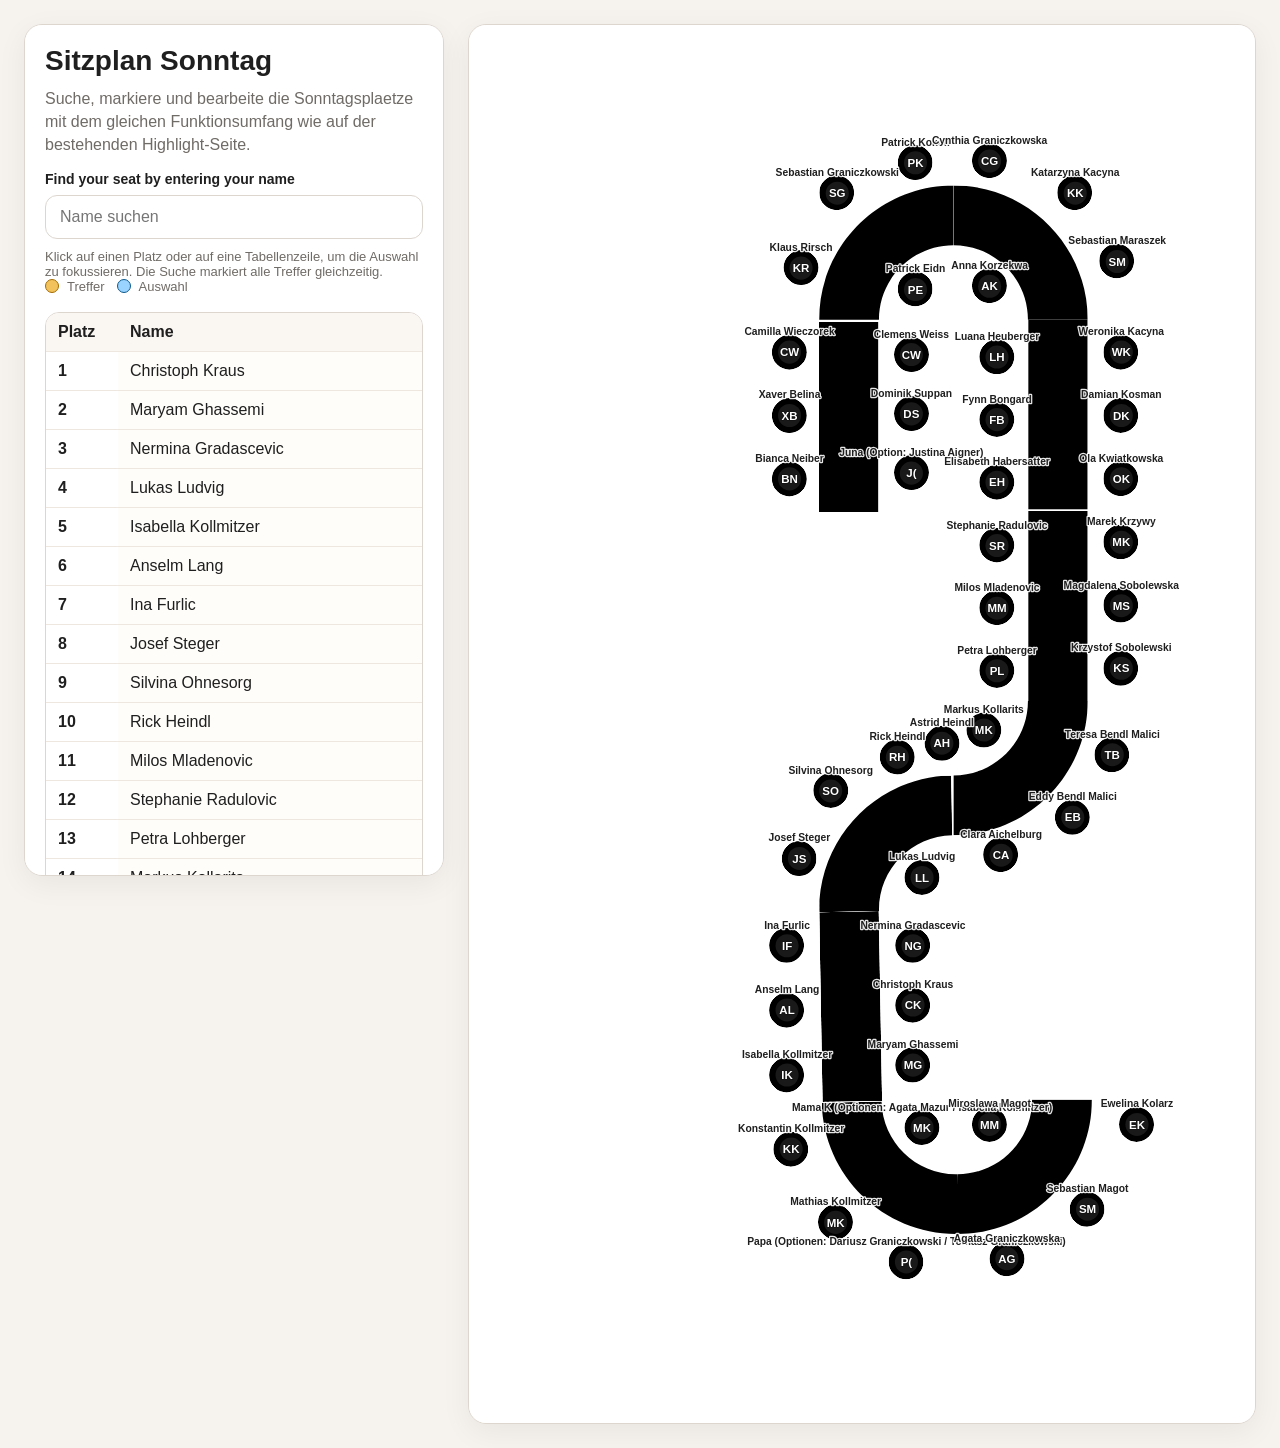
<file: sitzplan_highlight_svg_sonntag.html>
﻿<!DOCTYPE html>
<html lang="de">
<head>
  <meta charset="UTF-8" />
  <meta name="viewport" content="width=device-width, initial-scale=1.0" />
  <title>Sitzplan Highlight Sonntag</title>
  <style>
    :root {
      --bg: #f6f3ef;
      --card: #ffffff;
      --line: #ddd6cf;
      --text: #1f1f1f;
      --muted: #6f6b66;
      --accent: #d9a441;
      --match: #f2c35d;
      --match-stroke: #a46b00;
      --selected: #9bd3ff;
      --selected-stroke: #0b5a8c;
    }

    * { box-sizing: border-box; }

    body {
      margin: 0;
      font-family: Arial, Helvetica, sans-serif;
      color: var(--text);
      background: var(--bg);
    }

    .page {
      display: grid;
      grid-template-columns: minmax(320px, 420px) 1fr;
      gap: 24px;
      padding: 24px;
      min-height: 100vh;
    }

    .panel, .canvas-card {
      background: var(--card);
      border: 1px solid var(--line);
      border-radius: 18px;
      box-shadow: 0 8px 30px rgba(0, 0, 0, 0.06);
    }

    .panel {
      padding: 20px;
      align-self: start;
      position: sticky;
      top: 24px;
      max-height: calc(100vh - 48px);
      overflow: auto;
    }

    h1 {
      margin: 0 0 10px;
      font-size: 28px;
    }

    p {
      margin: 0 0 14px;
      line-height: 1.45;
      color: var(--muted);
    }

    .search-row {
      display: grid;
      grid-template-columns: 1fr;
      gap: 0;
      margin: 0 0 10px;
    }

    .search-label {
      display: block;
      margin: 0 0 8px;
      font-size: 14px;
      font-weight: 700;
      color: var(--text);
    }

    .action-row {
      display: flex;
      flex-wrap: wrap;
      gap: 10px;
      margin: 0 0 16px;
    }

    input, button, textarea {
      font: inherit;
      border-radius: 12px;
      border: 1px solid var(--line);
      padding: 12px 14px;
    }

    input:focus, textarea:focus {
      outline: 2px solid rgba(217, 164, 65, 0.25);
      border-color: var(--accent);
    }

    button {
      background: #ffffff;
      cursor: pointer;
      min-height: 44px;
    }

    button:hover {
      border-color: #b8aea3;
    }

    .hint, .details {
      font-size: 13px;
      color: var(--muted);
    }

    .status {
      min-height: 22px;
      margin: 0 0 18px;
      font-size: 14px;
      color: #5e4b18;
      font-weight: bold;
    }

    .legend {
      display: flex;
      flex-wrap: wrap;
      gap: 12px;
      margin-bottom: 18px;
      font-size: 13px;
      color: var(--muted);
    }

    .legend span {
      display: inline-flex;
      align-items: center;
      gap: 8px;
    }

    .dot {
      width: 14px;
      height: 14px;
      border-radius: 50%;
      display: inline-block;
      border: 1px solid #999;
    }

    .dot.match {
      background: var(--match);
      border-color: var(--match-stroke);
    }

    .dot.selected {
      background: var(--selected);
      border-color: var(--selected-stroke);
    }

    .details-box {
      margin: 0 0 18px;
      padding: 12px 14px;
      border-radius: 14px;
      background: #faf7f3;
      border: 1px solid #eee3d7;
    }

    .table-wrap {
      border: 1px solid var(--line);
      border-radius: 14px;
      overflow: hidden;
    }

    table {
      width: 100%;
      border-collapse: collapse;
    }

    th, td {
      padding: 10px 12px;
      border-bottom: 1px solid #eee7df;
      text-align: left;
      vertical-align: middle;
    }

    th {
      background: #faf7f3;
      position: sticky;
      top: 0;
      z-index: 1;
    }

    td:first-child {
      width: 72px;
      font-weight: bold;
    }

    tr:last-child td {
      border-bottom: none;
    }

    tr.selected-row td {
      background: #fff5dd;
    }

    td[contenteditable="true"] {
      background: #fffdf9;
    }

    td[contenteditable="true"]:focus {
      outline: 2px solid rgba(217, 164, 65, 0.22);
      outline-offset: -2px;
      background: #fffaf1;
    }

    textarea {
      width: 100%;
      min-height: 150px;
      resize: vertical;
      background: #fffdf9;
    }

    .canvas-card {
      padding: 6px;
      overflow: auto;
    }

    .svg-wrap {
      min-width: 980px;
    }

    svg {
      width: 100%;
      height: auto;
      display: block;
      border-radius: 16px;
      background: #ffffff;
    }

    image {
      pointer-events: none;
    }

    .seat circle {
      fill: rgba(31, 31, 31, 0.82);
      stroke: none;
      stroke-width: 0;
      vector-effect: non-scaling-stroke;
      transition: 0.2s ease;
      cursor: pointer;
    }

    .seat text {
      fill: #ffffff;
      font-size: 14px;
      font-weight: bold;
      text-anchor: middle;
      dominant-baseline: middle;
      alignment-baseline: middle;
      paint-order: stroke;
      stroke: rgba(0, 0, 0, 0.35);
      stroke-width: 1.4;
      stroke-linejoin: round;
      pointer-events: none;
      user-select: none;
    }

    .seat .seat-name-label {
      fill: #1f1f1f;
      font-size: 12.5px;
      font-weight: 600;
      stroke: rgba(255, 255, 255, 0.9);
      stroke-width: 3;
      paint-order: stroke;
      pointer-events: auto;
      cursor: grab;
      user-select: none;
    }

    .seat.drag-source circle {
      fill: rgba(31, 31, 31, 0.45);
    }

    .seat.drop-target circle {
      stroke: var(--accent);
      stroke-width: 4;
    }

    .drag-ghost {
      position: fixed;
      left: 0;
      top: 0;
      z-index: 9999;
      pointer-events: none;
      transform: translate(-50%, -140%);
      padding: 8px 10px;
      border-radius: 999px;
      background: rgba(31, 31, 31, 0.92);
      color: #ffffff;
      font: 600 13px Arial, Helvetica, sans-serif;
      box-shadow: 0 8px 24px rgba(0, 0, 0, 0.2);
      white-space: nowrap;
    }

    .hidden {
      display: none !important;
    }

    body.view-only-mode {
      overflow: hidden;
    }

    .seat.match circle {
      fill: var(--match);
      stroke: var(--match-stroke);
      stroke-width: 4;
    }

    .seat.match text {
      fill: #2d1a00;
    }

    .seat.selected circle {
      fill: var(--selected);
      stroke: var(--selected-stroke);
      stroke-width: 4;
    }

    .seat.selected text {
      fill: #06273c;
    }

    @media (max-width: 1040px) {
      .page {
        grid-template-columns: 1fr;
      }

      .panel {
        position: static;
        max-height: none;
      }

      .svg-wrap {
        min-width: 760px;
      }
    }

    @media (max-width: 760px) {
      body.view-only-mode .page {
        gap: 0;
        padding: 0;
        min-height: 100vh;
      }

      body.view-only-mode .panel,
      body.view-only-mode .canvas-card {
        border-radius: 0;
        border: none;
        box-shadow: none;
      }

      body.view-only-mode .panel {
        position: sticky;
        top: 0;
        z-index: 20;
        padding: 14px 14px 10px;
        background: rgba(246, 243, 239, 0.96);
        backdrop-filter: blur(8px);
      }

      body.view-only-mode h1,
      body.view-only-mode p,
      body.view-only-mode .legend,
      body.view-only-mode .hint,
      body.view-only-mode .table-wrap,
      body.view-only-mode .action-row,
      body.view-only-mode #exportOutput {
        display: none !important;
      }

      body.view-only-mode .search-label {
        margin-top: 0;
        margin-bottom: 8px;
        font-size: 16px;
      }

      body.view-only-mode .search-row {
        margin: 0;
        grid-template-columns: 1fr;
      }

      body.view-only-mode .search-row input {
        font-size: 16px;
      }

      body.view-only-mode .status {
        margin: 8px 0 10px;
        min-height: 18px;
      }

      body.view-only-mode .details-box {
        margin: 0;
        font-size: 13px;
      }

      body.view-only-mode .canvas-card {
        padding: 0;
        height: calc(100vh - 168px);
        overflow: auto;
        -webkit-overflow-scrolling: touch;
        overscroll-behavior: contain;
        background: #ffffff;
      }

      body.view-only-mode .svg-wrap {
        min-width: max(100vw, 900px);
        padding: 8px 8px 20px;
      }

      body.view-only-mode svg {
        border-radius: 0;
      }
    }
  </style>
</head>
<body>
  <div class="page">
    <aside class="panel">
      <h1>Sitzplan Sonntag</h1>
      <p>Suche, markiere und bearbeite die Sonntagsplaetze mit dem gleichen Funktionsumfang wie auf der bestehenden Highlight-Seite.</p>

      <label class="search-label" for="nameInput">Find your seat by entering your name</label>
      <div class="search-row">
        <input id="nameInput" type="text" placeholder="Name suchen" />
      </div>

      <div class="hint">Klick auf einen Platz oder auf eine Tabellenzeile, um die Auswahl zu fokussieren. Die Suche markiert alle Treffer gleichzeitig.</div>
      <div id="status" class="status hidden"></div>

      <div class="legend">
        <span><i class="dot match"></i> Treffer</span>
        <span><i class="dot selected"></i> Auswahl</span>
      </div>

      <div class="table-wrap">
        <table>
          <thead>
            <tr>
              <th>Platz</th>
              <th>Name</th>
            </tr>
          </thead>
          <tbody id="assignmentTableBody"></tbody>
        </table>
      </div>

      <div class="action-row" style="margin-top:16px;">
        <button id="exportBtn" type="button">JSON aktualisieren</button>
        <button id="copyBtn" type="button">JSON kopieren</button>
      </div>

      <textarea id="exportOutput" spellcheck="false"></textarea>
    </aside>

    <main class="canvas-card">
      <div class="svg-wrap">
        <svg viewBox="0 0 1190.25 1683.75" xmlns="http://www.w3.org/2000/svg" aria-label="Sitzplan Sonntag">
        <svg x="0" y="0" width="1190.25" height="1683.75" viewBox="0 0 1190.25 1683.75" preserveAspectRatio="xMidYMid meet" aria-hidden="true" style="pointer-events:none"><defs><clipPath id="27586f1054"><path d="M 0 0.40625 L 1189.5 0.40625 L 1189.5 1683.09375 L 0 1683.09375 Z M 0 0.40625 " clip-rule="nonzero"/></clipPath><clipPath id="7e641b9110"><path d="M 0 0.40625 L 1189.199219 0.40625 L 1189.199219 1682.667969 L 0 1682.667969 Z M 0 0.40625 " clip-rule="nonzero"/></clipPath><clipPath id="23f9395b96"><path d="M 418 904 L 580 904 L 580 1071 L 418 1071 Z M 418 904 " clip-rule="nonzero"/></clipPath><clipPath id="85d9f37b5e"><path d="M 415.175781 907.101562 L 578.503906 904.234375 L 581.375 1067.5625 L 418.042969 1070.433594 Z M 415.175781 907.101562 " clip-rule="nonzero"/></clipPath><clipPath id="c9bcb883d9"><path d="M 415.175781 907.101562 L 578.503906 904.234375 L 581.375 1067.5625 L 418.042969 1070.433594 Z M 415.175781 907.101562 " clip-rule="nonzero"/></clipPath><clipPath id="0fc0a911cc"><path d="M 418 1068 L 495 1068 L 495 1301 L 418 1301 Z M 418 1068 " clip-rule="nonzero"/></clipPath><clipPath id="8c155fb8a0"><path d="M 418.015625 1070.226562 L 490.445312 1068.953125 L 494.5 1299.613281 L 422.070312 1300.882812 Z M 418.015625 1070.226562 " clip-rule="nonzero"/></clipPath><clipPath id="266f91e652"><path d="M 0 0.933594 L 76.566406 0.933594 L 76.566406 233 L 0 233 Z M 0 0.933594 " clip-rule="nonzero"/></clipPath><clipPath id="3ac5e99fc1"><path d="M 0.015625 2.226562 L 72.445312 0.953125 L 76.5 231.613281 L 4.070312 232.882812 Z M 0.015625 2.226562 " clip-rule="nonzero"/></clipPath><clipPath id="a9a1df61a3"><rect x="0" width="77" y="0" height="233"/></clipPath><clipPath id="e31c5e0d42"><path d="M 510 1161 L 553 1161 L 553 1205 L 510 1205 Z M 510 1161 " clip-rule="nonzero"/></clipPath><clipPath id="ab6e3d9b3c"><path d="M 531.042969 1153.167969 L 561.621094 1182.6875 L 532.101562 1213.265625 L 501.523438 1183.742188 Z M 531.042969 1153.167969 " clip-rule="nonzero"/></clipPath><clipPath id="9297c8b172"><path d="M 546.332031 1167.925781 C 537.890625 1159.773438 524.4375 1160.011719 516.285156 1168.453125 C 508.132812 1176.898438 508.367188 1190.351562 516.8125 1198.503906 C 525.253906 1206.65625 538.710938 1206.421875 546.859375 1197.976562 C 555.011719 1189.53125 554.777344 1176.078125 546.332031 1167.925781 Z M 546.332031 1167.925781 " clip-rule="nonzero"/></clipPath><clipPath id="109ab5ffa1"><path d="M 0 0 L 43 0 L 43 44 L 0 44 Z M 0 0 " clip-rule="nonzero"/></clipPath><clipPath id="741fc18704"><path d="M 21.042969 -7.832031 L 51.621094 21.6875 L 22.101562 52.265625 L -8.476562 22.742188 Z M 21.042969 -7.832031 " clip-rule="nonzero"/></clipPath><clipPath id="7ca064fe67"><path d="M 36.332031 6.925781 C 27.890625 -1.226562 14.4375 -0.988281 6.285156 7.453125 C -1.867188 15.898438 -1.632812 29.351562 6.8125 37.503906 C 15.253906 45.65625 28.710938 45.421875 36.859375 36.976562 C 45.011719 28.53125 44.777344 15.078125 36.332031 6.925781 Z M 36.332031 6.925781 " clip-rule="nonzero"/></clipPath><clipPath id="0b34e5e2cf"><rect x="0" width="43" y="0" height="44"/></clipPath><clipPath id="c799896cd4"><path d="M 510 1234 L 553 1234 L 553 1278 L 510 1278 Z M 510 1234 " clip-rule="nonzero"/></clipPath><clipPath id="570352a89b"><path d="M 531.042969 1225.902344 L 561.621094 1255.425781 L 532.101562 1286 L 501.523438 1256.480469 Z M 531.042969 1225.902344 " clip-rule="nonzero"/></clipPath><clipPath id="27eba9b77f"><path d="M 546.332031 1240.664062 C 537.890625 1232.511719 524.4375 1232.75 516.285156 1241.191406 C 508.132812 1249.636719 508.367188 1263.089844 516.8125 1271.242188 C 525.253906 1279.394531 538.710938 1279.15625 546.859375 1270.714844 C 555.011719 1262.269531 554.777344 1248.816406 546.332031 1240.664062 Z M 546.332031 1240.664062 " clip-rule="nonzero"/></clipPath><clipPath id="2fa04bd40c"><path d="M 0 0 L 43 0 L 43 44 L 0 44 Z M 0 0 " clip-rule="nonzero"/></clipPath><clipPath id="e6a3c0f127"><path d="M 21.042969 -8.097656 L 51.621094 21.425781 L 22.101562 52 L -8.476562 22.480469 Z M 21.042969 -8.097656 " clip-rule="nonzero"/></clipPath><clipPath id="fab9197ec1"><path d="M 36.332031 6.664062 C 27.890625 -1.488281 14.4375 -1.25 6.285156 7.191406 C -1.867188 15.636719 -1.632812 29.089844 6.8125 37.242188 C 15.253906 45.394531 28.710938 45.15625 36.859375 36.714844 C 45.011719 28.269531 44.777344 14.816406 36.332031 6.664062 Z M 36.332031 6.664062 " clip-rule="nonzero"/></clipPath><clipPath id="2cbaf1fc41"><rect x="0" width="43" y="0" height="44"/></clipPath><clipPath id="cbbd7d083f"><path d="M 510 1089 L 553 1089 L 553 1132 L 510 1132 Z M 510 1089 " clip-rule="nonzero"/></clipPath><clipPath id="4a1957168b"><path d="M 531.042969 1080.429688 L 561.621094 1109.953125 L 532.101562 1140.527344 L 501.523438 1111.007812 Z M 531.042969 1080.429688 " clip-rule="nonzero"/></clipPath><clipPath id="59ad844d06"><path d="M 546.332031 1095.191406 C 537.890625 1087.039062 524.4375 1087.273438 516.285156 1095.71875 C 508.132812 1104.164062 508.367188 1117.617188 516.8125 1125.769531 C 525.253906 1133.917969 538.710938 1133.683594 546.859375 1125.238281 C 555.011719 1116.796875 554.777344 1103.34375 546.332031 1095.191406 Z M 546.332031 1095.191406 " clip-rule="nonzero"/></clipPath><clipPath id="8eab5fbefc"><path d="M 0 0 L 43 0 L 43 43 L 0 43 Z M 0 0 " clip-rule="nonzero"/></clipPath><clipPath id="85a9a50dd1"><path d="M 21.042969 -8.570312 L 51.621094 20.953125 L 22.101562 51.527344 L -8.476562 22.007812 Z M 21.042969 -8.570312 " clip-rule="nonzero"/></clipPath><clipPath id="cb3001bd69"><path d="M 36.332031 6.191406 C 27.890625 -1.960938 14.4375 -1.726562 6.285156 6.71875 C -1.867188 15.164062 -1.632812 28.617188 6.8125 36.769531 C 15.253906 44.917969 28.710938 44.683594 36.859375 36.238281 C 45.011719 27.796875 44.777344 14.34375 36.332031 6.191406 Z M 36.332031 6.191406 " clip-rule="nonzero"/></clipPath><clipPath id="c66a6f5157"><rect x="0" width="43" y="0" height="43"/></clipPath><clipPath id="3313688761"><path d="M 521 1006 L 565 1006 L 565 1050 L 521 1050 Z M 521 1006 " clip-rule="nonzero"/></clipPath><clipPath id="2e1b7460c1"><path d="M 542.308594 998.007812 L 572.886719 1027.527344 L 543.367188 1058.105469 L 512.789062 1028.582031 Z M 542.308594 998.007812 " clip-rule="nonzero"/></clipPath><clipPath id="47aa23a1f7"><path d="M 557.597656 1012.765625 C 549.15625 1004.613281 535.703125 1004.851562 527.550781 1013.292969 C 519.398438 1021.738281 519.632812 1035.191406 528.078125 1043.34375 C 536.519531 1051.496094 549.972656 1051.257812 558.125 1042.816406 C 566.277344 1034.371094 566.042969 1020.917969 557.597656 1012.765625 Z M 557.597656 1012.765625 " clip-rule="nonzero"/></clipPath><clipPath id="05b8f4d5df"><path d="M 0 0 L 44 0 L 44 44 L 0 44 Z M 0 0 " clip-rule="nonzero"/></clipPath><clipPath id="94d4aac26f"><path d="M 21.308594 -7.992188 L 51.886719 21.527344 L 22.367188 52.105469 L -8.210938 22.582031 Z M 21.308594 -7.992188 " clip-rule="nonzero"/></clipPath><clipPath id="b82354d877"><path d="M 36.597656 6.765625 C 28.15625 -1.386719 14.703125 -1.148438 6.550781 7.292969 C -1.601562 15.738281 -1.367188 29.191406 7.078125 37.34375 C 15.519531 45.496094 28.972656 45.257812 37.125 36.816406 C 45.277344 28.371094 45.042969 14.917969 36.597656 6.765625 Z M 36.597656 6.765625 " clip-rule="nonzero"/></clipPath><clipPath id="36353f9ddf"><rect x="0" width="44" y="0" height="44"/></clipPath><clipPath id="9b5d6c4e87"><path d="M 357 1246 L 400 1246 L 400 1290 L 357 1290 Z M 357 1246 " clip-rule="nonzero"/></clipPath><clipPath id="af053e030d"><path d="M 377.910156 1237.875 L 408.488281 1267.398438 L 378.964844 1297.972656 L 348.386719 1268.453125 Z M 377.910156 1237.875 " clip-rule="nonzero"/></clipPath><clipPath id="0fbb3a5576"><path d="M 393.199219 1252.636719 C 384.753906 1244.484375 371.300781 1244.71875 363.148438 1253.164062 C 354.996094 1261.609375 355.234375 1275.0625 363.675781 1283.214844 C 372.121094 1291.367188 385.574219 1291.128906 393.726562 1282.6875 C 401.878906 1274.242188 401.640625 1260.789062 393.199219 1252.636719 Z M 393.199219 1252.636719 " clip-rule="nonzero"/></clipPath><clipPath id="0f32d2c8e7"><path d="M 0 0 L 43 0 L 43 44 L 0 44 Z M 0 0 " clip-rule="nonzero"/></clipPath><clipPath id="9ffedf07c5"><path d="M 20.910156 -8.125 L 51.488281 21.398438 L 21.964844 51.972656 L -8.613281 22.453125 Z M 20.910156 -8.125 " clip-rule="nonzero"/></clipPath><clipPath id="df9311ecfc"><path d="M 36.199219 6.636719 C 27.753906 -1.515625 14.300781 -1.28125 6.148438 7.164062 C -2.003906 15.609375 -1.765625 29.0625 6.675781 37.214844 C 15.121094 45.367188 28.574219 45.128906 36.726562 36.6875 C 44.878906 28.242188 44.640625 14.789062 36.199219 6.636719 Z M 36.199219 6.636719 " clip-rule="nonzero"/></clipPath><clipPath id="efd1773edc"><rect x="0" width="43" y="0" height="44"/></clipPath><clipPath id="b0db9c1102"><path d="M 357 1167 L 400 1167 L 400 1211 L 357 1211 Z M 357 1167 " clip-rule="nonzero"/></clipPath><clipPath id="4ffd51ec49"><path d="M 377.910156 1159.152344 L 408.488281 1188.675781 L 378.964844 1219.25 L 348.386719 1189.730469 Z M 377.910156 1159.152344 " clip-rule="nonzero"/></clipPath><clipPath id="570895599a"><path d="M 393.199219 1173.914062 C 384.753906 1165.761719 371.300781 1165.996094 363.148438 1174.441406 C 354.996094 1182.886719 355.234375 1196.339844 363.675781 1204.492188 C 372.121094 1212.644531 385.574219 1212.40625 393.726562 1203.960938 C 401.878906 1195.519531 401.640625 1182.066406 393.199219 1173.914062 Z M 393.199219 1173.914062 " clip-rule="nonzero"/></clipPath><clipPath id="ccf19a295d"><path d="M 0 0 L 43 0 L 43 44 L 0 44 Z M 0 0 " clip-rule="nonzero"/></clipPath><clipPath id="53ef2ed32f"><path d="M 20.910156 -7.847656 L 51.488281 21.675781 L 21.964844 52.25 L -8.613281 22.730469 Z M 20.910156 -7.847656 " clip-rule="nonzero"/></clipPath><clipPath id="fa38439464"><path d="M 36.199219 6.914062 C 27.753906 -1.238281 14.300781 -1.003906 6.148438 7.441406 C -2.003906 15.886719 -1.765625 29.339844 6.675781 37.492188 C 15.121094 45.644531 28.574219 45.40625 36.726562 36.960938 C 44.878906 28.519531 44.640625 15.066406 36.199219 6.914062 Z M 36.199219 6.914062 " clip-rule="nonzero"/></clipPath><clipPath id="ba0150b420"><rect x="0" width="43" y="0" height="44"/></clipPath><clipPath id="1e49ee15e0"><path d="M 357 1089 L 400 1089 L 400 1132 L 357 1132 Z M 357 1089 " clip-rule="nonzero"/></clipPath><clipPath id="d694a40a2f"><path d="M 377.910156 1080.429688 L 408.488281 1109.953125 L 378.964844 1140.527344 L 348.386719 1111.007812 Z M 377.910156 1080.429688 " clip-rule="nonzero"/></clipPath><clipPath id="0e0fb2933f"><path d="M 393.199219 1095.191406 C 384.753906 1087.039062 371.300781 1087.273438 363.148438 1095.71875 C 354.996094 1104.164062 355.234375 1117.617188 363.675781 1125.769531 C 372.121094 1133.917969 385.574219 1133.683594 393.726562 1125.238281 C 401.878906 1116.796875 401.640625 1103.34375 393.199219 1095.191406 Z M 393.199219 1095.191406 " clip-rule="nonzero"/></clipPath><clipPath id="d1cda2b6fd"><path d="M 0 0 L 43 0 L 43 43 L 0 43 Z M 0 0 " clip-rule="nonzero"/></clipPath><clipPath id="d0c7ad73c1"><path d="M 20.910156 -8.570312 L 51.488281 20.953125 L 21.964844 51.527344 L -8.613281 22.007812 Z M 20.910156 -8.570312 " clip-rule="nonzero"/></clipPath><clipPath id="530d9fa117"><path d="M 36.199219 6.191406 C 27.753906 -1.960938 14.300781 -1.726562 6.148438 6.71875 C -2.003906 15.164062 -1.765625 28.617188 6.675781 36.769531 C 15.121094 44.917969 28.574219 44.683594 36.726562 36.238281 C 44.878906 27.796875 44.640625 14.34375 36.199219 6.191406 Z M 36.199219 6.191406 " clip-rule="nonzero"/></clipPath><clipPath id="21ba785d63"><rect x="0" width="43" y="0" height="43"/></clipPath><clipPath id="c9e03d2ef9"><path d="M 372 983 L 415 983 L 415 1027 L 372 1027 Z M 372 983 " clip-rule="nonzero"/></clipPath><clipPath id="ff6b9ba3a6"><path d="M 393.191406 975.058594 L 423.769531 1004.582031 L 394.25 1035.160156 L 363.671875 1005.636719 Z M 393.191406 975.058594 " clip-rule="nonzero"/></clipPath><clipPath id="f0d5bf1bd6"><path d="M 408.480469 989.820312 C 400.039062 981.667969 386.585938 981.90625 378.433594 990.347656 C 370.28125 998.792969 370.515625 1012.246094 378.960938 1020.398438 C 387.402344 1028.550781 400.855469 1028.3125 409.007812 1019.871094 C 417.160156 1011.425781 416.925781 997.972656 408.480469 989.820312 Z M 408.480469 989.820312 " clip-rule="nonzero"/></clipPath><clipPath id="39273ffabd"><path d="M 0 0 L 43 0 L 43 44 L 0 44 Z M 0 0 " clip-rule="nonzero"/></clipPath><clipPath id="6c6f386d98"><path d="M 21.191406 -7.941406 L 51.769531 21.582031 L 22.25 52.160156 L -8.328125 22.636719 Z M 21.191406 -7.941406 " clip-rule="nonzero"/></clipPath><clipPath id="b12b0a89ce"><path d="M 36.480469 6.820312 C 28.039062 -1.332031 14.585938 -1.09375 6.433594 7.347656 C -1.71875 15.792969 -1.484375 29.246094 6.960938 37.398438 C 15.402344 45.550781 28.855469 45.3125 37.007812 36.871094 C 45.160156 28.425781 44.925781 14.972656 36.480469 6.820312 Z M 36.480469 6.820312 " clip-rule="nonzero"/></clipPath><clipPath id="23d0506cc4"><rect x="0" width="43" y="0" height="44"/></clipPath><clipPath id="de16168b5d"><path d="M 410 901 L 454 901 L 454 944 L 410 944 Z M 410 901 " clip-rule="nonzero"/></clipPath><clipPath id="d2bf37100c"><path d="M 431.628906 892.363281 L 462.203125 921.886719 L 432.683594 952.464844 L 402.105469 922.941406 Z M 431.628906 892.363281 " clip-rule="nonzero"/></clipPath><clipPath id="15aad62247"><path d="M 446.914062 907.125 C 438.472656 898.972656 425.019531 899.210938 416.867188 907.652344 C 408.714844 916.097656 408.949219 929.550781 417.394531 937.703125 C 425.839844 945.855469 439.292969 945.617188 447.445312 937.175781 C 455.597656 928.730469 455.359375 915.277344 446.914062 907.125 Z M 446.914062 907.125 " clip-rule="nonzero"/></clipPath><clipPath id="f2032b8e42"><path d="M 0 0 L 44 0 L 44 43 L 0 43 Z M 0 0 " clip-rule="nonzero"/></clipPath><clipPath id="d459653adb"><path d="M 21.628906 -8.636719 L 52.203125 20.886719 L 22.683594 51.464844 L -7.894531 21.941406 Z M 21.628906 -8.636719 " clip-rule="nonzero"/></clipPath><clipPath id="5d9d555eea"><path d="M 36.914062 6.125 C 28.472656 -2.027344 15.019531 -1.789062 6.867188 6.652344 C -1.285156 15.097656 -1.050781 28.550781 7.394531 36.703125 C 15.839844 44.855469 29.292969 44.617188 37.445312 36.175781 C 45.597656 27.730469 45.359375 14.277344 36.914062 6.125 Z M 36.914062 6.125 " clip-rule="nonzero"/></clipPath><clipPath id="9c664f2aea"><rect x="0" width="44" y="0" height="43"/></clipPath><clipPath id="57e5661c88"><path d="M 491 860 L 535 860 L 535 904 L 491 904 Z M 491 860 " clip-rule="nonzero"/></clipPath><clipPath id="bd52782888"><path d="M 512.261719 851.734375 L 542.835938 881.253906 L 513.316406 911.832031 L 482.738281 882.3125 Z M 512.261719 851.734375 " clip-rule="nonzero"/></clipPath><clipPath id="f0892cbcc2"><path d="M 527.550781 866.496094 C 519.105469 858.34375 505.652344 858.578125 497.5 867.023438 C 489.347656 875.464844 489.585938 888.917969 498.027344 897.070312 C 506.472656 905.222656 519.925781 904.988281 528.078125 896.542969 C 536.230469 888.101562 535.992188 874.644531 527.550781 866.496094 Z M 527.550781 866.496094 " clip-rule="nonzero"/></clipPath><clipPath id="97e76c89d6"><path d="M 0 0 L 44 0 L 44 44 L 0 44 Z M 0 0 " clip-rule="nonzero"/></clipPath><clipPath id="79117c30ce"><path d="M 21.261719 -8.265625 L 51.835938 21.253906 L 22.316406 51.832031 L -8.261719 22.3125 Z M 21.261719 -8.265625 " clip-rule="nonzero"/></clipPath><clipPath id="3854ce8a15"><path d="M 36.550781 6.496094 C 28.105469 -1.65625 14.652344 -1.421875 6.5 7.023438 C -1.652344 15.464844 -1.414062 28.917969 7.027344 37.070312 C 15.472656 45.222656 28.925781 44.988281 37.078125 36.542969 C 45.230469 28.101562 44.992188 14.644531 36.550781 6.496094 Z M 36.550781 6.496094 " clip-rule="nonzero"/></clipPath><clipPath id="fa53ec223b"><rect x="0" width="44" y="0" height="44"/></clipPath><clipPath id="3367a65920"><path d="M 581 813.417969 L 744.210938 813.417969 L 744.210938 976.773438 L 581 976.773438 Z M 581 813.417969 " clip-rule="nonzero"/></clipPath><clipPath id="76851a2558"><path d="M 671.800781 582.933594 L 744.238281 582.933594 L 744.238281 813.628906 L 671.800781 813.628906 Z M 671.800781 582.933594 " clip-rule="nonzero"/></clipPath><clipPath id="ac1ae29270"><path d="M 0.800781 1 L 73.238281 1 L 73.238281 231.628906 L 0.800781 231.628906 Z M 0.800781 1 " clip-rule="nonzero"/></clipPath><clipPath id="d3bce2f711"><rect x="0" width="74" y="0" height="232"/></clipPath><clipPath id="1b969de1c8"><path d="M 612 679 L 656 679 L 656 722 L 612 722 Z M 612 679 " clip-rule="nonzero"/></clipPath><clipPath id="2b8da72287"><path d="M 633.792969 730.507812 L 603.738281 700.453125 L 633.792969 670.398438 L 663.84375 700.453125 Z M 633.792969 730.507812 " clip-rule="nonzero"/></clipPath><clipPath id="1856f8a347"><path d="M 618.765625 715.480469 C 627.0625 723.777344 640.519531 723.777344 648.820312 715.480469 C 657.117188 707.179688 657.117188 693.722656 648.820312 685.425781 C 640.519531 677.125 627.0625 677.125 618.765625 685.425781 C 610.464844 693.722656 610.464844 707.179688 618.765625 715.480469 Z M 618.765625 715.480469 " clip-rule="nonzero"/></clipPath><clipPath id="7815452f46"><path d="M 0 0 L 44 0 L 44 43 L 0 43 Z M 0 0 " clip-rule="nonzero"/></clipPath><clipPath id="cf51d9d0f7"><path d="M 21.792969 51.507812 L -8.261719 21.453125 L 21.792969 -8.601562 L 51.84375 21.453125 Z M 21.792969 51.507812 " clip-rule="nonzero"/></clipPath><clipPath id="6ecceb25d7"><path d="M 6.765625 36.480469 C 15.0625 44.777344 28.519531 44.777344 36.820312 36.480469 C 45.117188 28.179688 45.117188 14.722656 36.820312 6.425781 C 28.519531 -1.875 15.0625 -1.875 6.765625 6.425781 C -1.535156 14.722656 -1.535156 28.179688 6.765625 36.480469 Z M 6.765625 36.480469 " clip-rule="nonzero"/></clipPath><clipPath id="c8601dbbd1"><rect x="0" width="44" y="0" height="43"/></clipPath><clipPath id="fcbe0663bc"><path d="M 612 603 L 656 603 L 656 646 L 612 646 Z M 612 603 " clip-rule="nonzero"/></clipPath><clipPath id="e576d36817"><path d="M 633.792969 654.304688 L 603.738281 624.253906 L 633.792969 594.199219 L 663.84375 624.253906 Z M 633.792969 654.304688 " clip-rule="nonzero"/></clipPath><clipPath id="29d598ce1e"><path d="M 618.765625 639.277344 C 627.0625 647.578125 640.519531 647.578125 648.820312 639.277344 C 657.117188 630.980469 657.117188 617.523438 648.820312 609.226562 C 640.519531 600.925781 627.0625 600.925781 618.765625 609.226562 C 610.464844 617.523438 610.464844 630.980469 618.765625 639.277344 Z M 618.765625 639.277344 " clip-rule="nonzero"/></clipPath><clipPath id="d671d23ebb"><path d="M 0 0 L 44 0 L 44 43 L 0 43 Z M 0 0 " clip-rule="nonzero"/></clipPath><clipPath id="ac1d3f4d28"><path d="M 21.792969 51.304688 L -8.261719 21.253906 L 21.792969 -8.800781 L 51.84375 21.253906 Z M 21.792969 51.304688 " clip-rule="nonzero"/></clipPath><clipPath id="4b23871c87"><path d="M 6.765625 36.277344 C 15.0625 44.578125 28.519531 44.578125 36.820312 36.277344 C 45.117188 27.980469 45.117188 14.523438 36.820312 6.226562 C 28.519531 -2.074219 15.0625 -2.074219 6.765625 6.226562 C -1.535156 14.523438 -1.535156 27.980469 6.765625 36.277344 Z M 6.765625 36.277344 " clip-rule="nonzero"/></clipPath><clipPath id="deafa11cea"><rect x="0" width="44" y="0" height="43"/></clipPath><clipPath id="4220cc0062"><path d="M 612 755 L 656 755 L 656 798 L 612 798 Z M 612 755 " clip-rule="nonzero"/></clipPath><clipPath id="65ce8a74f4"><path d="M 633.792969 806.707031 L 603.738281 776.652344 L 633.792969 746.597656 L 663.84375 776.652344 Z M 633.792969 806.707031 " clip-rule="nonzero"/></clipPath><clipPath id="d6f869b903"><path d="M 618.765625 791.679688 C 627.0625 799.976562 640.519531 799.976562 648.820312 791.679688 C 657.117188 783.378906 657.117188 769.925781 648.820312 761.625 C 640.519531 753.324219 627.0625 753.324219 618.765625 761.625 C 610.464844 769.925781 610.464844 783.378906 618.765625 791.679688 Z M 618.765625 791.679688 " clip-rule="nonzero"/></clipPath><clipPath id="ec0cdbc2ff"><path d="M 0 0 L 44 0 L 44 43 L 0 43 Z M 0 0 " clip-rule="nonzero"/></clipPath><clipPath id="fa7dfab887"><path d="M 21.792969 51.707031 L -8.261719 21.652344 L 21.792969 -8.402344 L 51.84375 21.652344 Z M 21.792969 51.707031 " clip-rule="nonzero"/></clipPath><clipPath id="eee92a1467"><path d="M 6.765625 36.679688 C 15.0625 44.976562 28.519531 44.976562 36.820312 36.679688 C 45.117188 28.378906 45.117188 14.925781 36.820312 6.625 C 28.519531 -1.675781 15.0625 -1.675781 6.765625 6.625 C -1.535156 14.925781 -1.535156 28.378906 6.765625 36.679688 Z M 6.765625 36.679688 " clip-rule="nonzero"/></clipPath><clipPath id="d2735e486e"><rect x="0" width="44" y="0" height="43"/></clipPath><clipPath id="1d5b55ed68"><path d="M 596 827 L 640 827 L 640 871 L 596 871 Z M 596 827 " clip-rule="nonzero"/></clipPath><clipPath id="1866198252"><path d="M 618.058594 879.164062 L 588.003906 849.109375 L 618.058594 819.054688 L 648.113281 849.109375 Z M 618.058594 879.164062 " clip-rule="nonzero"/></clipPath><clipPath id="dbf5f48fc1"><path d="M 603.03125 864.136719 C 611.332031 872.433594 624.785156 872.433594 633.085938 864.136719 C 641.382812 855.835938 641.382812 842.382812 633.085938 834.082031 C 624.785156 825.78125 611.332031 825.78125 603.03125 834.082031 C 594.730469 842.382812 594.730469 855.835938 603.03125 864.136719 Z M 603.03125 864.136719 " clip-rule="nonzero"/></clipPath><clipPath id="97e0077915"><path d="M 0 0 L 44 0 L 44 44 L 0 44 Z M 0 0 " clip-rule="nonzero"/></clipPath><clipPath id="f870d45f8d"><path d="M 22.058594 52.164062 L -7.996094 22.109375 L 22.058594 -7.945312 L 52.113281 22.109375 Z M 22.058594 52.164062 " clip-rule="nonzero"/></clipPath><clipPath id="3e778ea019"><path d="M 7.03125 37.136719 C 15.332031 45.433594 28.785156 45.433594 37.085938 37.136719 C 45.382812 28.835938 45.382812 15.382812 37.085938 7.082031 C 28.785156 -1.21875 15.332031 -1.21875 7.03125 7.082031 C -1.269531 15.382812 -1.269531 28.835938 7.03125 37.136719 Z M 7.03125 37.136719 " clip-rule="nonzero"/></clipPath><clipPath id="0bad10a160"><rect x="0" width="44" y="0" height="44"/></clipPath><clipPath id="e803cb54a2"><path d="M 763 599 L 806 599 L 806 642 L 763 642 Z M 763 599 " clip-rule="nonzero"/></clipPath><clipPath id="e8277c21b5"><path d="M 784.25 650.5625 L 754.199219 620.507812 L 784.25 590.453125 L 814.304688 620.507812 Z M 784.25 650.5625 " clip-rule="nonzero"/></clipPath><clipPath id="275ddcf887"><path d="M 769.222656 635.535156 C 777.523438 643.832031 790.980469 643.832031 799.277344 635.535156 C 807.578125 627.234375 807.578125 613.78125 799.277344 605.480469 C 790.980469 597.179688 777.523438 597.179688 769.222656 605.480469 C 760.925781 613.78125 760.925781 627.234375 769.222656 635.535156 Z M 769.222656 635.535156 " clip-rule="nonzero"/></clipPath><clipPath id="370ee03090"><path d="M 0 0 L 43 0 L 43 43 L 0 43 Z M 0 0 " clip-rule="nonzero"/></clipPath><clipPath id="13954d8c6a"><path d="M 21.25 51.5625 L -8.800781 21.507812 L 21.25 -8.546875 L 51.304688 21.507812 Z M 21.25 51.5625 " clip-rule="nonzero"/></clipPath><clipPath id="670f3f7140"><path d="M 6.222656 36.535156 C 14.523438 44.832031 27.980469 44.832031 36.277344 36.535156 C 44.578125 28.234375 44.578125 14.78125 36.277344 6.480469 C 27.980469 -1.820312 14.523438 -1.820312 6.222656 6.480469 C -2.074219 14.78125 -2.074219 28.234375 6.222656 36.535156 Z M 6.222656 36.535156 " clip-rule="nonzero"/></clipPath><clipPath id="a558c9888e"><rect x="0" width="43" y="0" height="43"/></clipPath><clipPath id="135c9ec7f4"><path d="M 763 676 L 806 676 L 806 719 L 763 719 Z M 763 676 " clip-rule="nonzero"/></clipPath><clipPath id="982b058b88"><path d="M 784.25 727.339844 L 754.199219 697.285156 L 784.25 667.234375 L 814.304688 697.285156 Z M 784.25 727.339844 " clip-rule="nonzero"/></clipPath><clipPath id="8c51790020"><path d="M 769.222656 712.3125 C 777.523438 720.613281 790.980469 720.613281 799.277344 712.3125 C 807.578125 704.015625 807.578125 690.558594 799.277344 682.257812 C 790.980469 673.960938 777.523438 673.960938 769.222656 682.257812 C 760.925781 690.558594 760.925781 704.015625 769.222656 712.3125 Z M 769.222656 712.3125 " clip-rule="nonzero"/></clipPath><clipPath id="d333203161"><path d="M 0 0 L 43 0 L 43 43 L 0 43 Z M 0 0 " clip-rule="nonzero"/></clipPath><clipPath id="8b5c67ae38"><path d="M 21.25 51.339844 L -8.800781 21.285156 L 21.25 -8.765625 L 51.304688 21.285156 Z M 21.25 51.339844 " clip-rule="nonzero"/></clipPath><clipPath id="18ff8ea920"><path d="M 6.222656 36.3125 C 14.523438 44.613281 27.980469 44.613281 36.277344 36.3125 C 44.578125 28.015625 44.578125 14.558594 36.277344 6.257812 C 27.980469 -2.039062 14.523438 -2.039062 6.222656 6.257812 C -2.074219 14.558594 -2.074219 28.015625 6.222656 36.3125 Z M 6.222656 36.3125 " clip-rule="nonzero"/></clipPath><clipPath id="770e4b4af0"><rect x="0" width="43" y="0" height="43"/></clipPath><clipPath id="2e62b5a4af"><path d="M 763 752 L 806 752 L 806 796 L 763 796 Z M 763 752 " clip-rule="nonzero"/></clipPath><clipPath id="2a827d666f"><path d="M 784.25 804.121094 L 754.199219 774.066406 L 784.25 744.011719 L 814.304688 774.066406 Z M 784.25 804.121094 " clip-rule="nonzero"/></clipPath><clipPath id="92f0bd4d18"><path d="M 769.222656 789.09375 C 777.523438 797.390625 790.980469 797.390625 799.277344 789.09375 C 807.578125 780.792969 807.578125 767.335938 799.277344 759.039062 C 790.980469 750.738281 777.523438 750.738281 769.222656 759.039062 C 760.925781 767.335938 760.925781 780.792969 769.222656 789.09375 Z M 769.222656 789.09375 " clip-rule="nonzero"/></clipPath><clipPath id="c706bb27ec"><path d="M 0 0 L 43 0 L 43 44 L 0 44 Z M 0 0 " clip-rule="nonzero"/></clipPath><clipPath id="b062ed39fc"><path d="M 21.25 52.121094 L -8.800781 22.066406 L 21.25 -7.988281 L 51.304688 22.066406 Z M 21.25 52.121094 " clip-rule="nonzero"/></clipPath><clipPath id="8167f9a8ac"><path d="M 6.222656 37.09375 C 14.523438 45.390625 27.980469 45.390625 36.277344 37.09375 C 44.578125 28.792969 44.578125 15.335938 36.277344 7.039062 C 27.980469 -1.261719 14.523438 -1.261719 6.222656 7.039062 C -2.074219 15.335938 -2.074219 28.792969 6.222656 37.09375 Z M 6.222656 37.09375 " clip-rule="nonzero"/></clipPath><clipPath id="be17f167bb"><rect x="0" width="43" y="0" height="44"/></clipPath><clipPath id="ccce4a0d8a"><path d="M 752 857 L 795 857 L 795 901 L 752 901 Z M 752 857 " clip-rule="nonzero"/></clipPath><clipPath id="d3fa8ddfd7"><path d="M 773.394531 909.21875 L 743.34375 879.164062 L 773.394531 849.109375 L 803.449219 879.164062 Z M 773.394531 909.21875 " clip-rule="nonzero"/></clipPath><clipPath id="98efbdb22b"><path d="M 758.367188 894.191406 C 766.667969 902.488281 780.125 902.488281 788.421875 894.191406 C 796.722656 885.890625 796.722656 872.433594 788.421875 864.136719 C 780.125 855.835938 766.667969 855.835938 758.367188 864.136719 C 750.070312 872.433594 750.070312 885.890625 758.367188 894.191406 Z M 758.367188 894.191406 " clip-rule="nonzero"/></clipPath><clipPath id="df074f7eb3"><path d="M 0 0 L 43 0 L 43 44 L 0 44 Z M 0 0 " clip-rule="nonzero"/></clipPath><clipPath id="ed157cdafc"><path d="M 21.394531 52.21875 L -8.65625 22.164062 L 21.394531 -7.890625 L 51.449219 22.164062 Z M 21.394531 52.21875 " clip-rule="nonzero"/></clipPath><clipPath id="85d0172c50"><path d="M 6.367188 37.191406 C 14.667969 45.488281 28.125 45.488281 36.421875 37.191406 C 44.722656 28.890625 44.722656 15.433594 36.421875 7.136719 C 28.125 -1.164062 14.667969 -1.164062 6.367188 7.136719 C -1.929688 15.433594 -1.929688 28.890625 6.367188 37.191406 Z M 6.367188 37.191406 " clip-rule="nonzero"/></clipPath><clipPath id="c087ff3d74"><rect x="0" width="43" y="0" height="44"/></clipPath><clipPath id="c843927d15"><path d="M 704 933 L 747 933 L 747 977 L 704 977 Z M 704 933 " clip-rule="nonzero"/></clipPath><clipPath id="74f2c36508"><path d="M 725.460938 985.0625 L 695.40625 955.007812 L 725.460938 924.953125 L 755.515625 955.007812 Z M 725.460938 985.0625 " clip-rule="nonzero"/></clipPath><clipPath id="e087f914b6"><path d="M 710.433594 970.035156 C 718.734375 978.332031 732.191406 978.332031 740.488281 970.035156 C 748.789062 961.734375 748.789062 948.28125 740.488281 939.980469 C 732.191406 931.679688 718.734375 931.679688 710.433594 939.980469 C 702.136719 948.28125 702.136719 961.734375 710.433594 970.035156 Z M 710.433594 970.035156 " clip-rule="nonzero"/></clipPath><clipPath id="ca9687dad2"><path d="M 0 0 L 43 0 L 43 44 L 0 44 Z M 0 0 " clip-rule="nonzero"/></clipPath><clipPath id="830de9e0f2"><path d="M 21.460938 52.0625 L -8.59375 22.007812 L 21.460938 -8.046875 L 51.515625 22.007812 Z M 21.460938 52.0625 " clip-rule="nonzero"/></clipPath><clipPath id="1a458f7c1d"><path d="M 6.433594 37.035156 C 14.734375 45.332031 28.191406 45.332031 36.488281 37.035156 C 44.789062 28.734375 44.789062 15.28125 36.488281 6.980469 C 28.191406 -1.320312 14.734375 -1.320312 6.433594 6.980469 C -1.863281 15.28125 -1.863281 28.734375 6.433594 37.035156 Z M 6.433594 37.035156 " clip-rule="nonzero"/></clipPath><clipPath id="b3971ad02c"><rect x="0" width="43" y="0" height="44"/></clipPath><clipPath id="deb0475f91"><path d="M 617 979 L 660 979 L 660 1022 L 617 1022 Z M 617 979 " clip-rule="nonzero"/></clipPath><clipPath id="e49997e306"><path d="M 638.378906 1030.433594 L 608.324219 1000.378906 L 638.378906 970.324219 L 668.433594 1000.378906 Z M 638.378906 1030.433594 " clip-rule="nonzero"/></clipPath><clipPath id="c6cd64c71f"><path d="M 623.351562 1015.40625 C 631.648438 1023.707031 645.105469 1023.707031 653.40625 1015.40625 C 661.703125 1007.105469 661.703125 993.652344 653.40625 985.351562 C 645.105469 977.054688 631.648438 977.054688 623.351562 985.351562 C 615.050781 993.652344 615.050781 1007.105469 623.351562 1015.40625 Z M 623.351562 1015.40625 " clip-rule="nonzero"/></clipPath><clipPath id="e060f073a4"><path d="M 0 0 L 43 0 L 43 43 L 0 43 Z M 0 0 " clip-rule="nonzero"/></clipPath><clipPath id="f74fabaae9"><path d="M 21.378906 51.433594 L -8.675781 21.378906 L 21.378906 -8.675781 L 51.433594 21.378906 Z M 21.378906 51.433594 " clip-rule="nonzero"/></clipPath><clipPath id="37cd488547"><path d="M 6.351562 36.40625 C 14.648438 44.707031 28.105469 44.707031 36.40625 36.40625 C 44.703125 28.105469 44.703125 14.652344 36.40625 6.351562 C 28.105469 -1.945312 14.648438 -1.945312 6.351562 6.351562 C -1.949219 14.652344 -1.949219 28.105469 6.351562 36.40625 Z M 6.351562 36.40625 " clip-rule="nonzero"/></clipPath><clipPath id="8ee3ddf021"><rect x="0" width="43" y="0" height="43"/></clipPath><clipPath id="7796e9c637"><path d="M 421 1300 L 588 1300 L 588 1462 L 421 1462 Z M 421 1300 " clip-rule="nonzero"/></clipPath><clipPath id="7ff4061f33"><path d="M 424.925781 1464.863281 L 421.105469 1301.550781 L 584.417969 1297.734375 L 588.234375 1461.046875 Z M 424.925781 1464.863281 " clip-rule="nonzero"/></clipPath><clipPath id="187e09c76a"><path d="M 424.925781 1464.863281 L 421.105469 1301.550781 L 584.417969 1297.734375 L 588.234375 1461.046875 Z M 424.925781 1464.863281 " clip-rule="nonzero"/></clipPath><clipPath id="26ca69dbf5"><path d="M 521 1310 L 565 1310 L 565 1354 L 521 1354 Z M 521 1310 " clip-rule="nonzero"/></clipPath><clipPath id="3bbce4999d"><path d="M 572.886719 1331.082031 L 543.542969 1361.828125 L 512.792969 1332.484375 L 542.136719 1301.738281 Z M 572.886719 1331.082031 " clip-rule="nonzero"/></clipPath><clipPath id="1d1b1d488f"><path d="M 558.214844 1346.453125 C 566.316406 1337.964844 566.003906 1324.511719 557.511719 1316.410156 C 549.019531 1308.304688 535.570312 1308.621094 527.464844 1317.109375 C 519.363281 1325.601562 519.679688 1339.054688 528.167969 1347.15625 C 536.660156 1355.261719 550.113281 1354.945312 558.214844 1346.453125 Z M 558.214844 1346.453125 " clip-rule="nonzero"/></clipPath><clipPath id="0bd9ed0384"><path d="M 0 0 L 44 0 L 44 44 L 0 44 Z M 0 0 " clip-rule="nonzero"/></clipPath><clipPath id="3461ca5ea3"><path d="M 51.886719 21.082031 L 22.542969 51.828125 L -8.207031 22.484375 L 21.136719 -8.261719 Z M 51.886719 21.082031 " clip-rule="nonzero"/></clipPath><clipPath id="17d797a48f"><path d="M 37.214844 36.453125 C 45.316406 27.964844 45.003906 14.511719 36.511719 6.410156 C 28.019531 -1.695312 14.570312 -1.378906 6.464844 7.109375 C -1.636719 15.601562 -1.320312 29.054688 7.167969 37.15625 C 15.660156 45.261719 29.113281 44.945312 37.214844 36.453125 Z M 37.214844 36.453125 " clip-rule="nonzero"/></clipPath><clipPath id="e176711b63"><rect x="0" width="44" y="0" height="44"/></clipPath><clipPath id="f8ab9d49a8"><path d="M 603 1306 L 647 1306 L 647 1350 L 603 1350 Z M 603 1306 " clip-rule="nonzero"/></clipPath><clipPath id="218b54539a"><path d="M 654.855469 1327.316406 L 625.511719 1358.066406 L 594.765625 1328.722656 L 624.109375 1297.972656 Z M 654.855469 1327.316406 " clip-rule="nonzero"/></clipPath><clipPath id="b86976c4b2"><path d="M 640.183594 1342.691406 C 648.289062 1334.199219 647.972656 1320.75 639.484375 1312.644531 C 630.992188 1304.542969 617.539062 1304.855469 609.4375 1313.347656 C 601.335938 1321.839844 601.648438 1335.289062 610.140625 1343.394531 C 618.628906 1351.496094 632.082031 1351.183594 640.183594 1342.691406 Z M 640.183594 1342.691406 " clip-rule="nonzero"/></clipPath><clipPath id="910f21ddc2"><path d="M 0 0 L 44 0 L 44 44 L 0 44 Z M 0 0 " clip-rule="nonzero"/></clipPath><clipPath id="35628fc6e8"><path d="M 51.855469 21.316406 L 22.511719 52.066406 L -8.234375 22.722656 L 21.109375 -8.027344 Z M 51.855469 21.316406 " clip-rule="nonzero"/></clipPath><clipPath id="868067ed25"><path d="M 37.183594 36.691406 C 45.289062 28.199219 44.972656 14.75 36.484375 6.644531 C 27.992188 -1.457031 14.539062 -1.144531 6.4375 7.347656 C -1.664062 15.839844 -1.351562 29.289062 7.140625 37.394531 C 15.628906 45.496094 29.082031 45.183594 37.183594 36.691406 Z M 37.183594 36.691406 " clip-rule="nonzero"/></clipPath><clipPath id="e95ef6909d"><rect x="0" width="44" y="0" height="44"/></clipPath><clipPath id="c4823b98e9"><path d="M 416 1425 L 460 1425 L 460 1468 L 416 1468 Z M 416 1425 " clip-rule="nonzero"/></clipPath><clipPath id="b601e238f4"><path d="M 467.871094 1445.929688 L 438.527344 1476.675781 L 407.777344 1447.332031 L 437.121094 1416.585938 Z M 467.871094 1445.929688 " clip-rule="nonzero"/></clipPath><clipPath id="0034d2d071"><path d="M 453.199219 1461.304688 C 461.300781 1452.8125 460.988281 1439.359375 452.496094 1431.257812 C 444.003906 1423.15625 430.554688 1423.46875 422.449219 1431.960938 C 414.347656 1440.449219 414.660156 1453.902344 423.152344 1462.003906 C 431.644531 1470.109375 445.09375 1469.792969 453.199219 1461.304688 Z M 453.199219 1461.304688 " clip-rule="nonzero"/></clipPath><clipPath id="9c41fc4d18"><path d="M 0 0 L 44 0 L 44 43 L 0 43 Z M 0 0 " clip-rule="nonzero"/></clipPath><clipPath id="e4019c35ef"><path d="M 51.871094 20.929688 L 22.527344 51.675781 L -8.222656 22.332031 L 21.121094 -8.414062 Z M 51.871094 20.929688 " clip-rule="nonzero"/></clipPath><clipPath id="fa7ba370a6"><path d="M 37.199219 36.304688 C 45.300781 27.8125 44.988281 14.359375 36.496094 6.257812 C 28.003906 -1.84375 14.554688 -1.53125 6.449219 6.960938 C -1.652344 15.449219 -1.339844 28.902344 7.152344 37.003906 C 15.644531 45.109375 29.09375 44.792969 37.199219 36.304688 Z M 37.199219 36.304688 " clip-rule="nonzero"/></clipPath><clipPath id="7302ca4a58"><rect x="0" width="44" y="0" height="43"/></clipPath><clipPath id="c5bb6cfcee"><path d="M 362 1336 L 405 1336 L 405 1380 L 362 1380 Z M 362 1336 " clip-rule="nonzero"/></clipPath><clipPath id="c79bb0eea9"><path d="M 413.605469 1357.363281 L 384.265625 1388.109375 L 353.515625 1358.765625 L 382.859375 1328.019531 Z M 413.605469 1357.363281 " clip-rule="nonzero"/></clipPath><clipPath id="5d287d4454"><path d="M 398.933594 1372.738281 C 407.039062 1364.246094 406.722656 1350.792969 398.234375 1342.691406 C 389.742188 1334.589844 376.289062 1334.902344 368.1875 1343.394531 C 360.085938 1351.882812 360.398438 1365.335938 368.890625 1373.4375 C 377.378906 1381.542969 390.832031 1381.226562 398.933594 1372.738281 Z M 398.933594 1372.738281 " clip-rule="nonzero"/></clipPath><clipPath id="c1f8e55578"><path d="M 0 0 L 43 0 L 43 44 L 0 44 Z M 0 0 " clip-rule="nonzero"/></clipPath><clipPath id="5446393c5e"><path d="M 51.605469 21.363281 L 22.265625 52.109375 L -8.484375 22.765625 L 20.859375 -7.980469 Z M 51.605469 21.363281 " clip-rule="nonzero"/></clipPath><clipPath id="5c5d4f5e47"><path d="M 36.933594 36.738281 C 45.039062 28.246094 44.722656 14.792969 36.234375 6.691406 C 27.742188 -1.410156 14.289062 -1.097656 6.1875 7.394531 C -1.914062 15.882812 -1.601562 29.335938 6.890625 37.4375 C 15.378906 45.542969 28.832031 45.226562 36.933594 36.738281 Z M 36.933594 36.738281 " clip-rule="nonzero"/></clipPath><clipPath id="c0ad97bf59"><rect x="0" width="43" y="0" height="44"/></clipPath><clipPath id="3efd1a584e"><path d="M 417.964844 187.515625 L 581.320312 187.515625 L 581.320312 350.871094 L 417.964844 350.871094 Z M 417.964844 187.515625 " clip-rule="nonzero"/></clipPath><clipPath id="70bec31362"><path d="M 581 187.515625 L 744.210938 187.515625 L 744.210938 350.871094 L 581 350.871094 Z M 581 187.515625 " clip-rule="nonzero"/></clipPath><clipPath id="51406b0d20"><path d="M 671.800781 350.664062 L 744.238281 350.664062 L 744.238281 581.355469 L 671.800781 581.355469 Z M 671.800781 350.664062 " clip-rule="nonzero"/></clipPath><clipPath id="994b5b4e3c"><path d="M 0.800781 0.664062 L 73.238281 0.664062 L 73.238281 231.355469 L 0.800781 231.355469 Z M 0.800781 0.664062 " clip-rule="nonzero"/></clipPath><clipPath id="b9ff627b49"><rect x="0" width="74" y="0" height="232"/></clipPath><clipPath id="c5cfb6a657"><path d="M 612 526 L 656 526 L 656 570 L 612 570 Z M 612 526 " clip-rule="nonzero"/></clipPath><clipPath id="a30fcf5cf1"><path d="M 603.738281 548.054688 L 633.792969 518 L 663.847656 548.054688 L 633.792969 578.105469 Z M 603.738281 548.054688 " clip-rule="nonzero"/></clipPath><clipPath id="0b21a4c92b"><path d="M 618.765625 533.027344 C 610.464844 541.324219 610.464844 554.78125 618.765625 563.082031 C 627.066406 571.378906 640.519531 571.378906 648.820312 563.082031 C 657.117188 554.78125 657.117188 541.324219 648.820312 533.027344 C 640.519531 524.726562 627.066406 524.726562 618.765625 533.027344 Z M 618.765625 533.027344 " clip-rule="nonzero"/></clipPath><clipPath id="852784060a"><path d="M 0 0 L 44 0 L 44 44 L 0 44 Z M 0 0 " clip-rule="nonzero"/></clipPath><clipPath id="912ae0310b"><path d="M -8.261719 22.054688 L 21.792969 -8 L 51.847656 22.054688 L 21.792969 52.105469 Z M -8.261719 22.054688 " clip-rule="nonzero"/></clipPath><clipPath id="56f5001e08"><path d="M 6.765625 7.027344 C -1.535156 15.324219 -1.535156 28.78125 6.765625 37.082031 C 15.066406 45.378906 28.519531 45.378906 36.820312 37.082031 C 45.117188 28.78125 45.117188 15.324219 36.820312 7.027344 C 28.519531 -1.273438 15.066406 -1.273438 6.765625 7.027344 Z M 6.765625 7.027344 " clip-rule="nonzero"/></clipPath><clipPath id="a20433544d"><rect x="0" width="44" y="0" height="44"/></clipPath><clipPath id="3c58dc0afc"><path d="M 612 450 L 656 450 L 656 494 L 612 494 Z M 612 450 " clip-rule="nonzero"/></clipPath><clipPath id="ad20db7c08"><path d="M 603.738281 471.851562 L 633.792969 441.800781 L 663.847656 471.851562 L 633.792969 501.90625 Z M 603.738281 471.851562 " clip-rule="nonzero"/></clipPath><clipPath id="5d7a5346f0"><path d="M 618.765625 456.828125 C 610.464844 465.125 610.464844 478.582031 618.765625 486.878906 C 627.066406 495.179688 640.519531 495.179688 648.820312 486.878906 C 657.117188 478.582031 657.117188 465.125 648.820312 456.828125 C 640.519531 448.527344 627.066406 448.527344 618.765625 456.828125 Z M 618.765625 456.828125 " clip-rule="nonzero"/></clipPath><clipPath id="09186f8d18"><path d="M 0 0 L 44 0 L 44 44 L 0 44 Z M 0 0 " clip-rule="nonzero"/></clipPath><clipPath id="55369a8fff"><path d="M -8.261719 21.851562 L 21.792969 -8.199219 L 51.847656 21.851562 L 21.792969 51.90625 Z M -8.261719 21.851562 " clip-rule="nonzero"/></clipPath><clipPath id="9c848e01aa"><path d="M 6.765625 6.828125 C -1.535156 15.125 -1.535156 28.582031 6.765625 36.878906 C 15.066406 45.179688 28.519531 45.179688 36.820312 36.878906 C 45.117188 28.582031 45.117188 15.125 36.820312 6.828125 C 28.519531 -1.472656 15.066406 -1.472656 6.765625 6.828125 Z M 6.765625 6.828125 " clip-rule="nonzero"/></clipPath><clipPath id="45e47f9fcc"><rect x="0" width="44" y="0" height="44"/></clipPath><clipPath id="123b6bb103"><path d="M 612 374 L 656 374 L 656 417 L 612 417 Z M 612 374 " clip-rule="nonzero"/></clipPath><clipPath id="595ccd356c"><path d="M 603.738281 395.652344 L 633.792969 365.597656 L 663.847656 395.652344 L 633.792969 425.707031 Z M 603.738281 395.652344 " clip-rule="nonzero"/></clipPath><clipPath id="bb3584d487"><path d="M 618.765625 380.625 C 610.464844 388.925781 610.464844 402.382812 618.765625 410.679688 C 627.066406 418.980469 640.519531 418.980469 648.820312 410.679688 C 657.117188 402.382812 657.117188 388.925781 648.820312 380.625 C 640.519531 372.328125 627.066406 372.328125 618.765625 380.625 Z M 618.765625 380.625 " clip-rule="nonzero"/></clipPath><clipPath id="772c271309"><path d="M 0 0 L 44 0 L 44 43 L 0 43 Z M 0 0 " clip-rule="nonzero"/></clipPath><clipPath id="b9828ed299"><path d="M -8.261719 21.652344 L 21.792969 -8.402344 L 51.847656 21.652344 L 21.792969 51.707031 Z M -8.261719 21.652344 " clip-rule="nonzero"/></clipPath><clipPath id="b189a6d0b9"><path d="M 6.765625 6.625 C -1.535156 14.925781 -1.535156 28.382812 6.765625 36.679688 C 15.066406 44.980469 28.519531 44.980469 36.820312 36.679688 C 45.117188 28.382812 45.117188 14.925781 36.820312 6.625 C 28.519531 -1.671875 15.066406 -1.671875 6.765625 6.625 Z M 6.765625 6.625 " clip-rule="nonzero"/></clipPath><clipPath id="b774636296"><rect x="0" width="44" y="0" height="43"/></clipPath><clipPath id="9571111e22"><path d="M 603 288 L 647 288 L 647 331 L 603 331 Z M 603 288 " clip-rule="nonzero"/></clipPath><clipPath id="a185c477e8"><path d="M 594.75 309.320312 L 624.804688 279.265625 L 654.859375 309.320312 L 624.804688 339.371094 Z M 594.75 309.320312 " clip-rule="nonzero"/></clipPath><clipPath id="71feff8536"><path d="M 609.777344 294.292969 C 601.476562 302.589844 601.476562 316.046875 609.777344 324.347656 C 618.078125 332.644531 631.53125 332.644531 639.832031 324.347656 C 648.128906 316.046875 648.128906 302.589844 639.832031 294.292969 C 631.53125 285.992188 618.078125 285.992188 609.777344 294.292969 Z M 609.777344 294.292969 " clip-rule="nonzero"/></clipPath><clipPath id="fd7abd16ca"><path d="M 0 0 L 44 0 L 44 43 L 0 43 Z M 0 0 " clip-rule="nonzero"/></clipPath><clipPath id="bf0f80f596"><path d="M -8.25 21.320312 L 21.804688 -8.734375 L 51.859375 21.320312 L 21.804688 51.371094 Z M -8.25 21.320312 " clip-rule="nonzero"/></clipPath><clipPath id="e7adfcc498"><path d="M 6.777344 6.292969 C -1.523438 14.589844 -1.523438 28.046875 6.777344 36.347656 C 15.078125 44.644531 28.53125 44.644531 36.832031 36.347656 C 45.128906 28.046875 45.128906 14.589844 36.832031 6.292969 C 28.53125 -2.007812 15.078125 -2.007812 6.777344 6.292969 Z M 6.777344 6.292969 " clip-rule="nonzero"/></clipPath><clipPath id="82b402df45"><rect x="0" width="44" y="0" height="43"/></clipPath><clipPath id="142842871f"><path d="M 513 292 L 556 292 L 556 335 L 513 335 Z M 513 292 " clip-rule="nonzero"/></clipPath><clipPath id="3ccb0d8d63"><path d="M 504.558594 313.34375 L 534.613281 283.292969 L 564.667969 313.34375 L 534.613281 343.398438 Z M 504.558594 313.34375 " clip-rule="nonzero"/></clipPath><clipPath id="983a9b5ab6"><path d="M 519.585938 298.320312 C 511.285156 306.617188 511.285156 320.074219 519.585938 328.371094 C 527.886719 336.671875 541.339844 336.671875 549.640625 328.371094 C 557.9375 320.074219 557.9375 306.617188 549.640625 298.320312 C 541.339844 290.019531 527.886719 290.019531 519.585938 298.320312 Z M 519.585938 298.320312 " clip-rule="nonzero"/></clipPath><clipPath id="8e62338467"><path d="M 0 0 L 43 0 L 43 43 L 0 43 Z M 0 0 " clip-rule="nonzero"/></clipPath><clipPath id="447581d0c9"><path d="M -8.441406 21.34375 L 21.613281 -8.707031 L 51.667969 21.34375 L 21.613281 51.398438 Z M -8.441406 21.34375 " clip-rule="nonzero"/></clipPath><clipPath id="c2cc44957a"><path d="M 6.585938 6.320312 C -1.714844 14.617188 -1.714844 28.074219 6.585938 36.371094 C 14.886719 44.671875 28.339844 44.671875 36.640625 36.371094 C 44.9375 28.074219 44.9375 14.617188 36.640625 6.320312 C 28.339844 -1.980469 14.886719 -1.980469 6.585938 6.320312 Z M 6.585938 6.320312 " clip-rule="nonzero"/></clipPath><clipPath id="ec5b78245c"><rect x="0" width="43" y="0" height="43"/></clipPath><clipPath id="f6f608f1a4"><path d="M 374 266 L 418 266 L 418 309 L 374 309 Z M 374 266 " clip-rule="nonzero"/></clipPath><clipPath id="42275bb699"><path d="M 365.941406 287.285156 L 395.992188 257.230469 L 426.046875 287.285156 L 395.992188 317.339844 Z M 365.941406 287.285156 " clip-rule="nonzero"/></clipPath><clipPath id="cf64b4e30b"><path d="M 380.964844 272.257812 C 372.667969 280.558594 372.667969 294.015625 380.964844 302.3125 C 389.265625 310.613281 402.722656 310.613281 411.019531 302.3125 C 419.320312 294.015625 419.320312 280.558594 411.019531 272.257812 C 402.722656 263.960938 389.265625 263.960938 380.964844 272.257812 Z M 380.964844 272.257812 " clip-rule="nonzero"/></clipPath><clipPath id="1625807c55"><path d="M 0 0 L 44 0 L 44 43 L 0 43 Z M 0 0 " clip-rule="nonzero"/></clipPath><clipPath id="1f4053ae7a"><path d="M -8.058594 21.285156 L 21.992188 -8.769531 L 52.046875 21.285156 L 21.992188 51.339844 Z M -8.058594 21.285156 " clip-rule="nonzero"/></clipPath><clipPath id="1166c170ce"><path d="M 6.964844 6.257812 C -1.332031 14.558594 -1.332031 28.015625 6.964844 36.3125 C 15.265625 44.613281 28.722656 44.613281 37.019531 36.3125 C 45.320312 28.015625 45.320312 14.558594 37.019531 6.257812 C 28.722656 -2.039062 15.265625 -2.039062 6.964844 6.257812 Z M 6.964844 6.257812 " clip-rule="nonzero"/></clipPath><clipPath id="e944cec422"><rect x="0" width="44" y="0" height="43"/></clipPath><clipPath id="d14f3b0041"><path d="M 418 175 L 461 175 L 461 218 L 418 218 Z M 418 175 " clip-rule="nonzero"/></clipPath><clipPath id="3c965cd6ec"><path d="M 409.203125 196.449219 L 439.257812 166.394531 L 469.3125 196.449219 L 439.257812 226.503906 Z M 409.203125 196.449219 " clip-rule="nonzero"/></clipPath><clipPath id="44e6700561"><path d="M 424.230469 181.421875 C 415.933594 189.722656 415.933594 203.175781 424.230469 211.476562 C 432.53125 219.773438 445.984375 219.773438 454.285156 211.476562 C 462.585938 203.175781 462.585938 189.722656 454.285156 181.421875 C 445.984375 173.121094 432.53125 173.121094 424.230469 181.421875 Z M 424.230469 181.421875 " clip-rule="nonzero"/></clipPath><clipPath id="fa5240519c"><path d="M 0 0 L 43 0 L 43 43 L 0 43 Z M 0 0 " clip-rule="nonzero"/></clipPath><clipPath id="9d870782c5"><path d="M -8.796875 21.449219 L 21.257812 -8.605469 L 51.3125 21.449219 L 21.257812 51.503906 Z M -8.796875 21.449219 " clip-rule="nonzero"/></clipPath><clipPath id="836bdc27f7"><path d="M 6.230469 6.421875 C -2.066406 14.722656 -2.066406 28.175781 6.230469 36.476562 C 14.53125 44.773438 27.984375 44.773438 36.285156 36.476562 C 44.585938 28.175781 44.585938 14.722656 36.285156 6.421875 C 27.984375 -1.878906 14.53125 -1.878906 6.230469 6.421875 Z M 6.230469 6.421875 " clip-rule="nonzero"/></clipPath><clipPath id="4da92d46b8"><rect x="0" width="43" y="0" height="43"/></clipPath><clipPath id="8ee6e263d7"><path d="M 513 138 L 556 138 L 556 182 L 513 182 Z M 513 138 " clip-rule="nonzero"/></clipPath><clipPath id="b7c9fd3f81"><path d="M 504.558594 159.824219 L 534.613281 129.769531 L 564.667969 159.824219 L 534.613281 189.878906 Z M 504.558594 159.824219 " clip-rule="nonzero"/></clipPath><clipPath id="e3396bce8b"><path d="M 519.585938 144.796875 C 511.285156 153.097656 511.285156 166.550781 519.585938 174.851562 C 527.886719 183.148438 541.339844 183.148438 549.640625 174.851562 C 557.9375 166.550781 557.9375 153.097656 549.640625 144.796875 C 541.339844 136.496094 527.886719 136.496094 519.585938 144.796875 Z M 519.585938 144.796875 " clip-rule="nonzero"/></clipPath><clipPath id="1cc8945c8e"><path d="M 0 0 L 43 0 L 43 44 L 0 44 Z M 0 0 " clip-rule="nonzero"/></clipPath><clipPath id="2441ca52c6"><path d="M -8.441406 21.824219 L 21.613281 -8.230469 L 51.667969 21.824219 L 21.613281 51.878906 Z M -8.441406 21.824219 " clip-rule="nonzero"/></clipPath><clipPath id="ec781f7e0a"><path d="M 6.585938 6.796875 C -1.714844 15.097656 -1.714844 28.550781 6.585938 36.851562 C 14.886719 45.148438 28.339844 45.148438 36.640625 36.851562 C 44.9375 28.550781 44.9375 15.097656 36.640625 6.796875 C 28.339844 -1.503906 14.886719 -1.503906 6.585938 6.796875 Z M 6.585938 6.796875 " clip-rule="nonzero"/></clipPath><clipPath id="33cc6778c3"><rect x="0" width="43" y="0" height="44"/></clipPath><clipPath id="42512c73bd"><path d="M 603 136 L 647 136 L 647 179 L 603 179 Z M 603 136 " clip-rule="nonzero"/></clipPath><clipPath id="29e75e0b32"><path d="M 594.765625 157.460938 L 624.820312 127.40625 L 654.875 157.460938 L 624.820312 187.515625 Z M 594.765625 157.460938 " clip-rule="nonzero"/></clipPath><clipPath id="5a650ae203"><path d="M 609.792969 142.433594 C 601.496094 150.734375 601.496094 164.1875 609.792969 172.488281 C 618.09375 180.785156 631.546875 180.785156 639.847656 172.488281 C 648.148438 164.1875 648.148438 150.734375 639.847656 142.433594 C 631.546875 134.132812 618.09375 134.132812 609.792969 142.433594 Z M 609.792969 142.433594 " clip-rule="nonzero"/></clipPath><clipPath id="65d2047a61"><path d="M 0 0 L 44 0 L 44 43 L 0 43 Z M 0 0 " clip-rule="nonzero"/></clipPath><clipPath id="ab889358b1"><path d="M -8.234375 21.460938 L 21.820312 -8.59375 L 51.875 21.460938 L 21.820312 51.515625 Z M -8.234375 21.460938 " clip-rule="nonzero"/></clipPath><clipPath id="28060596b4"><path d="M 6.792969 6.433594 C -1.503906 14.734375 -1.503906 28.1875 6.792969 36.488281 C 15.09375 44.785156 28.546875 44.785156 36.847656 36.488281 C 45.148438 28.1875 45.148438 14.734375 36.847656 6.433594 C 28.546875 -1.867188 15.09375 -1.867188 6.792969 6.433594 Z M 6.792969 6.433594 " clip-rule="nonzero"/></clipPath><clipPath id="5c8baf9638"><rect x="0" width="44" y="0" height="43"/></clipPath><clipPath id="f425d28446"><path d="M 707 175 L 750 175 L 750 218 L 707 218 Z M 707 175 " clip-rule="nonzero"/></clipPath><clipPath id="fce48b8cf7"><path d="M 698.21875 196.449219 L 728.273438 166.394531 L 758.328125 196.449219 L 728.273438 226.503906 Z M 698.21875 196.449219 " clip-rule="nonzero"/></clipPath><clipPath id="47fdb5a651"><path d="M 713.246094 181.421875 C 704.945312 189.722656 704.945312 203.175781 713.246094 211.476562 C 721.546875 219.773438 735 219.773438 743.300781 211.476562 C 751.597656 203.175781 751.597656 189.722656 743.300781 181.421875 C 735 173.121094 721.546875 173.121094 713.246094 181.421875 Z M 713.246094 181.421875 " clip-rule="nonzero"/></clipPath><clipPath id="1ddf0b46d6"><path d="M 0 0 L 43 0 L 43 43 L 0 43 Z M 0 0 " clip-rule="nonzero"/></clipPath><clipPath id="d9871ed765"><path d="M -8.78125 21.449219 L 21.273438 -8.605469 L 51.328125 21.449219 L 21.273438 51.503906 Z M -8.78125 21.449219 " clip-rule="nonzero"/></clipPath><clipPath id="a11cd128e0"><path d="M 6.246094 6.421875 C -2.054688 14.722656 -2.054688 28.175781 6.246094 36.476562 C 14.546875 44.773438 28 44.773438 36.300781 36.476562 C 44.597656 28.175781 44.597656 14.722656 36.300781 6.421875 C 28 -1.878906 14.546875 -1.878906 6.246094 6.421875 Z M 6.246094 6.421875 " clip-rule="nonzero"/></clipPath><clipPath id="01ae09bf75"><rect x="0" width="43" y="0" height="43"/></clipPath><clipPath id="a0075b15fc"><path d="M 758 258 L 801 258 L 801 301 L 758 301 Z M 758 258 " clip-rule="nonzero"/></clipPath><clipPath id="9d847f6cba"><path d="M 749.246094 279.265625 L 779.296875 249.210938 L 809.351562 279.265625 L 779.296875 309.320312 Z M 749.246094 279.265625 " clip-rule="nonzero"/></clipPath><clipPath id="4cd76fe3ff"><path d="M 764.269531 264.238281 C 755.972656 272.535156 755.972656 285.992188 764.269531 294.292969 C 772.570312 302.589844 786.027344 302.589844 794.324219 294.292969 C 802.625 285.992188 802.625 272.535156 794.324219 264.238281 C 786.027344 255.9375 772.570312 255.9375 764.269531 264.238281 Z M 764.269531 264.238281 " clip-rule="nonzero"/></clipPath><clipPath id="49801a1170"><path d="M 0 0 L 43 0 L 43 43 L 0 43 Z M 0 0 " clip-rule="nonzero"/></clipPath><clipPath id="3e0ceb5120"><path d="M -8.753906 21.265625 L 21.296875 -8.789062 L 51.351562 21.265625 L 21.296875 51.320312 Z M -8.753906 21.265625 " clip-rule="nonzero"/></clipPath><clipPath id="c9d3948217"><path d="M 6.269531 6.238281 C -2.027344 14.535156 -2.027344 27.992188 6.269531 36.292969 C 14.570312 44.589844 28.027344 44.589844 36.324219 36.292969 C 44.625 27.992188 44.625 14.535156 36.324219 6.238281 C 28.027344 -2.0625 14.570312 -2.0625 6.269531 6.238281 Z M 6.269531 6.238281 " clip-rule="nonzero"/></clipPath><clipPath id="dcb987ebed"><rect x="0" width="43" y="0" height="43"/></clipPath><clipPath id="ae1947ffda"><path d="M 763 368 L 806 368 L 806 412 L 763 412 Z M 763 368 " clip-rule="nonzero"/></clipPath><clipPath id="bc0fa9904c"><path d="M 754.199219 390.171875 L 784.253906 360.117188 L 814.304688 390.171875 L 784.253906 420.226562 Z M 754.199219 390.171875 " clip-rule="nonzero"/></clipPath><clipPath id="f487d8539f"><path d="M 769.226562 375.144531 C 760.925781 383.445312 760.925781 396.898438 769.226562 405.199219 C 777.523438 413.496094 790.980469 413.496094 799.277344 405.199219 C 807.578125 396.898438 807.578125 383.445312 799.277344 375.144531 C 790.980469 366.847656 777.523438 366.847656 769.226562 375.144531 Z M 769.226562 375.144531 " clip-rule="nonzero"/></clipPath><clipPath id="926a702d95"><path d="M 0 0 L 43 0 L 43 44 L 0 44 Z M 0 0 " clip-rule="nonzero"/></clipPath><clipPath id="096d198f8d"><path d="M -8.800781 22.171875 L 21.253906 -7.882812 L 51.304688 22.171875 L 21.253906 52.226562 Z M -8.800781 22.171875 " clip-rule="nonzero"/></clipPath><clipPath id="23563d95a9"><path d="M 6.226562 7.144531 C -2.074219 15.445312 -2.074219 28.898438 6.226562 37.199219 C 14.523438 45.496094 27.980469 45.496094 36.277344 37.199219 C 44.578125 28.898438 44.578125 15.445312 36.277344 7.144531 C 27.980469 -1.152344 14.523438 -1.152344 6.226562 7.144531 Z M 6.226562 7.144531 " clip-rule="nonzero"/></clipPath><clipPath id="c07d4b0755"><rect x="0" width="43" y="0" height="44"/></clipPath><clipPath id="cc1dea6d60"><path d="M 763 445 L 806 445 L 806 489 L 763 489 Z M 763 445 " clip-rule="nonzero"/></clipPath><clipPath id="0252af8f90"><path d="M 754.199219 466.949219 L 784.253906 436.898438 L 814.304688 466.949219 L 784.253906 497.003906 Z M 754.199219 466.949219 " clip-rule="nonzero"/></clipPath><clipPath id="b571a7e66e"><path d="M 769.226562 451.921875 C 760.925781 460.222656 760.925781 473.679688 769.226562 481.976562 C 777.523438 490.277344 790.980469 490.277344 799.277344 481.976562 C 807.578125 473.679688 807.578125 460.222656 799.277344 451.921875 C 790.980469 443.625 777.523438 443.625 769.226562 451.921875 Z M 769.226562 451.921875 " clip-rule="nonzero"/></clipPath><clipPath id="cbb1196a25"><path d="M 0 0 L 43 0 L 43 44 L 0 44 Z M 0 0 " clip-rule="nonzero"/></clipPath><clipPath id="b2d944f296"><path d="M -8.800781 21.949219 L 21.253906 -8.101562 L 51.304688 21.949219 L 21.253906 52.003906 Z M -8.800781 21.949219 " clip-rule="nonzero"/></clipPath><clipPath id="9e4faaa98e"><path d="M 6.226562 6.921875 C -2.074219 15.222656 -2.074219 28.679688 6.226562 36.976562 C 14.523438 45.277344 27.980469 45.277344 36.277344 36.976562 C 44.578125 28.679688 44.578125 15.222656 36.277344 6.921875 C 27.980469 -1.375 14.523438 -1.375 6.226562 6.921875 Z M 6.226562 6.921875 " clip-rule="nonzero"/></clipPath><clipPath id="bd1af3de55"><rect x="0" width="43" y="0" height="44"/></clipPath><clipPath id="fc8cb7302f"><path d="M 763 522 L 806 522 L 806 565 L 763 565 Z M 763 522 " clip-rule="nonzero"/></clipPath><clipPath id="bbe99631dd"><path d="M 754.199219 543.730469 L 784.253906 513.675781 L 814.304688 543.730469 L 784.253906 573.785156 Z M 754.199219 543.730469 " clip-rule="nonzero"/></clipPath><clipPath id="3795ab8e1b"><path d="M 769.226562 528.703125 C 760.925781 537 760.925781 550.457031 769.226562 558.757812 C 777.523438 567.054688 790.980469 567.054688 799.277344 558.757812 C 807.578125 550.457031 807.578125 537 799.277344 528.703125 C 790.980469 520.402344 777.523438 520.402344 769.226562 528.703125 Z M 769.226562 528.703125 " clip-rule="nonzero"/></clipPath><clipPath id="bac677fbb5"><path d="M 0 0 L 43 0 L 43 43 L 0 43 Z M 0 0 " clip-rule="nonzero"/></clipPath><clipPath id="af5089b386"><path d="M -8.800781 21.730469 L 21.253906 -8.324219 L 51.304688 21.730469 L 21.253906 51.785156 Z M -8.800781 21.730469 " clip-rule="nonzero"/></clipPath><clipPath id="1636cb870b"><path d="M 6.226562 6.703125 C -2.074219 15 -2.074219 28.457031 6.226562 36.757812 C 14.523438 45.054688 27.980469 45.054688 36.277344 36.757812 C 44.578125 28.457031 44.578125 15 36.277344 6.703125 C 27.980469 -1.597656 14.523438 -1.597656 6.226562 6.703125 Z M 6.226562 6.703125 " clip-rule="nonzero"/></clipPath><clipPath id="24aa865efc"><rect x="0" width="43" y="0" height="43"/></clipPath><clipPath id="fa424ce056"><path d="M 417.691406 353.496094 L 490.128906 353.496094 L 490.128906 584.1875 L 417.691406 584.1875 Z M 417.691406 353.496094 " clip-rule="nonzero"/></clipPath><clipPath id="7565639007"><path d="M 0.691406 0.496094 L 73.128906 0.496094 L 73.128906 231.1875 L 0.691406 231.1875 Z M 0.691406 0.496094 " clip-rule="nonzero"/></clipPath><clipPath id="a9137375b8"><rect x="0" width="74" y="0" height="232"/></clipPath><clipPath id="9f2222de8d"><path d="M 360 522 L 404 522 L 404 566 L 360 566 Z M 360 522 " clip-rule="nonzero"/></clipPath><clipPath id="81204ef355"><path d="M 351.707031 543.980469 L 381.761719 513.925781 L 411.816406 543.980469 L 381.761719 574.035156 Z M 351.707031 543.980469 " clip-rule="nonzero"/></clipPath><clipPath id="dc2d3ed7cd"><path d="M 366.734375 528.953125 C 358.433594 537.253906 358.433594 550.707031 366.734375 559.007812 C 375.035156 567.304688 388.488281 567.304688 396.789062 559.007812 C 405.085938 550.707031 405.085938 537.253906 396.789062 528.953125 C 388.488281 520.65625 375.035156 520.65625 366.734375 528.953125 Z M 366.734375 528.953125 " clip-rule="nonzero"/></clipPath><clipPath id="1e2224672a"><path d="M 0 0 L 44 0 L 44 44 L 0 44 Z M 0 0 " clip-rule="nonzero"/></clipPath><clipPath id="6364560724"><path d="M -8.292969 21.980469 L 21.761719 -8.074219 L 51.816406 21.980469 L 21.761719 52.035156 Z M -8.292969 21.980469 " clip-rule="nonzero"/></clipPath><clipPath id="39066eb824"><path d="M 6.734375 6.953125 C -1.566406 15.253906 -1.566406 28.707031 6.734375 37.007812 C 15.035156 45.304688 28.488281 45.304688 36.789062 37.007812 C 45.085938 28.707031 45.085938 15.253906 36.789062 6.953125 C 28.488281 -1.34375 15.035156 -1.34375 6.734375 6.953125 Z M 6.734375 6.953125 " clip-rule="nonzero"/></clipPath><clipPath id="56ab2bacee"><rect x="0" width="44" y="0" height="44"/></clipPath><clipPath id="48abc3ad10"><path d="M 360 445 L 404 445 L 404 489 L 360 489 Z M 360 445 " clip-rule="nonzero"/></clipPath><clipPath id="4ea23f1fba"><path d="M 351.707031 467.074219 L 381.761719 437.023438 L 411.816406 467.074219 L 381.761719 497.128906 Z M 351.707031 467.074219 " clip-rule="nonzero"/></clipPath><clipPath id="7ed83a5c18"><path d="M 366.734375 452.050781 C 358.433594 460.347656 358.433594 473.804688 366.734375 482.101562 C 375.035156 490.402344 388.488281 490.402344 396.789062 482.101562 C 405.085938 473.804688 405.085938 460.347656 396.789062 452.050781 C 388.488281 443.75 375.035156 443.75 366.734375 452.050781 Z M 366.734375 452.050781 " clip-rule="nonzero"/></clipPath><clipPath id="fd10166ffc"><path d="M 0 0 L 44 0 L 44 44 L 0 44 Z M 0 0 " clip-rule="nonzero"/></clipPath><clipPath id="316dc6903d"><path d="M -8.292969 22.074219 L 21.761719 -7.976562 L 51.816406 22.074219 L 21.761719 52.128906 Z M -8.292969 22.074219 " clip-rule="nonzero"/></clipPath><clipPath id="d4ed4734f0"><path d="M 6.734375 7.050781 C -1.566406 15.347656 -1.566406 28.804688 6.734375 37.101562 C 15.035156 45.402344 28.488281 45.402344 36.789062 37.101562 C 45.085938 28.804688 45.085938 15.347656 36.789062 7.050781 C 28.488281 -1.25 15.035156 -1.25 6.734375 7.050781 Z M 6.734375 7.050781 " clip-rule="nonzero"/></clipPath><clipPath id="ace34d1847"><rect x="0" width="44" y="0" height="44"/></clipPath><clipPath id="6ff26f3d61"><path d="M 360 368 L 404 368 L 404 412 L 360 412 Z M 360 368 " clip-rule="nonzero"/></clipPath><clipPath id="5d7df73d7b"><path d="M 351.707031 390.171875 L 381.761719 360.117188 L 411.816406 390.171875 L 381.761719 420.226562 Z M 351.707031 390.171875 " clip-rule="nonzero"/></clipPath><clipPath id="98e94fd3a2"><path d="M 366.734375 375.144531 C 358.433594 383.445312 358.433594 396.898438 366.734375 405.199219 C 375.035156 413.496094 388.488281 413.496094 396.789062 405.199219 C 405.085938 396.898438 405.085938 383.445312 396.789062 375.144531 C 388.488281 366.847656 375.035156 366.847656 366.734375 375.144531 Z M 366.734375 375.144531 " clip-rule="nonzero"/></clipPath><clipPath id="b138638b7d"><path d="M 0 0 L 44 0 L 44 44 L 0 44 Z M 0 0 " clip-rule="nonzero"/></clipPath><clipPath id="20109f8631"><path d="M -8.292969 22.171875 L 21.761719 -7.882812 L 51.816406 22.171875 L 21.761719 52.226562 Z M -8.292969 22.171875 " clip-rule="nonzero"/></clipPath><clipPath id="edc45690af"><path d="M 6.734375 7.144531 C -1.566406 15.445312 -1.566406 28.898438 6.734375 37.199219 C 15.035156 45.496094 28.488281 45.496094 36.789062 37.199219 C 45.085938 28.898438 45.085938 15.445312 36.789062 7.144531 C 28.488281 -1.152344 15.035156 -1.152344 6.734375 7.144531 Z M 6.734375 7.144531 " clip-rule="nonzero"/></clipPath><clipPath id="97f9abb7ca"><rect x="0" width="44" y="0" height="44"/></clipPath><clipPath id="3315f083c1"><path d="M 508 371 L 552 371 L 552 415 L 508 415 Z M 508 371 " clip-rule="nonzero"/></clipPath><clipPath id="f2153fdb3a"><path d="M 500.089844 393.003906 L 530.144531 362.949219 L 560.199219 393.003906 L 530.144531 423.058594 Z M 500.089844 393.003906 " clip-rule="nonzero"/></clipPath><clipPath id="fa24bda7e3"><path d="M 515.117188 377.976562 C 506.816406 386.277344 506.816406 399.730469 515.117188 408.03125 C 523.414062 416.332031 536.871094 416.332031 545.171875 408.03125 C 553.46875 399.730469 553.46875 386.277344 545.171875 377.976562 C 536.871094 369.679688 523.414062 369.679688 515.117188 377.976562 Z M 515.117188 377.976562 " clip-rule="nonzero"/></clipPath><clipPath id="4333701fe0"><path d="M 0 0 L 44 0 L 44 44 L 0 44 Z M 0 0 " clip-rule="nonzero"/></clipPath><clipPath id="1b2c36b8ce"><path d="M -7.910156 22.003906 L 22.144531 -8.050781 L 52.199219 22.003906 L 22.144531 52.058594 Z M -7.910156 22.003906 " clip-rule="nonzero"/></clipPath><clipPath id="8d86016b41"><path d="M 7.117188 6.976562 C -1.183594 15.277344 -1.183594 28.730469 7.117188 37.03125 C 15.414062 45.332031 28.871094 45.332031 37.171875 37.03125 C 45.46875 28.730469 45.46875 15.277344 37.171875 6.976562 C 28.871094 -1.320312 15.414062 -1.320312 7.117188 6.976562 Z M 7.117188 6.976562 " clip-rule="nonzero"/></clipPath><clipPath id="3a0d74dbbb"><rect x="0" width="44" y="0" height="44"/></clipPath><clipPath id="8495587446"><path d="M 508 443 L 552 443 L 552 486 L 508 486 Z M 508 443 " clip-rule="nonzero"/></clipPath><clipPath id="b9fb3e5e31"><path d="M 500.089844 464.679688 L 530.144531 434.625 L 560.199219 464.679688 L 530.144531 494.734375 Z M 500.089844 464.679688 " clip-rule="nonzero"/></clipPath><clipPath id="707a64bfa2"><path d="M 515.117188 449.652344 C 506.816406 457.953125 506.816406 471.40625 515.117188 479.707031 C 523.414062 488.003906 536.871094 488.003906 545.171875 479.707031 C 553.46875 471.40625 553.46875 457.953125 545.171875 449.652344 C 536.871094 441.351562 523.414062 441.351562 515.117188 449.652344 Z M 515.117188 449.652344 " clip-rule="nonzero"/></clipPath><clipPath id="a5e87c4fd6"><path d="M 0 0 L 44 0 L 44 43 L 0 43 Z M 0 0 " clip-rule="nonzero"/></clipPath><clipPath id="6a0442c073"><path d="M -7.910156 21.679688 L 22.144531 -8.375 L 52.199219 21.679688 L 22.144531 51.734375 Z M -7.910156 21.679688 " clip-rule="nonzero"/></clipPath><clipPath id="01836ae1d6"><path d="M 7.117188 6.652344 C -1.183594 14.953125 -1.183594 28.40625 7.117188 36.707031 C 15.414062 45.003906 28.871094 45.003906 37.171875 36.707031 C 45.46875 28.40625 45.46875 14.953125 37.171875 6.652344 C 28.871094 -1.648438 15.414062 -1.648438 7.117188 6.652344 Z M 7.117188 6.652344 " clip-rule="nonzero"/></clipPath><clipPath id="ec7a04566a"><rect x="0" width="44" y="0" height="43"/></clipPath><clipPath id="243041cf32"><path d="M 508 515 L 552 515 L 552 558 L 508 558 Z M 508 515 " clip-rule="nonzero"/></clipPath><clipPath id="cec8db80e6"><path d="M 500.089844 536.355469 L 530.144531 506.300781 L 560.199219 536.355469 L 530.144531 566.410156 Z M 500.089844 536.355469 " clip-rule="nonzero"/></clipPath><clipPath id="7a53dbd8b1"><path d="M 515.117188 521.328125 C 506.816406 529.628906 506.816406 543.082031 515.117188 551.382812 C 523.414062 559.679688 536.871094 559.679688 545.171875 551.382812 C 553.46875 543.082031 553.46875 529.628906 545.171875 521.328125 C 536.871094 513.027344 523.414062 513.027344 515.117188 521.328125 Z M 515.117188 521.328125 " clip-rule="nonzero"/></clipPath><clipPath id="31a4b85a16"><path d="M 0 0 L 44 0 L 44 43 L 0 43 Z M 0 0 " clip-rule="nonzero"/></clipPath><clipPath id="148097fba4"><path d="M -7.910156 21.355469 L 22.144531 -8.699219 L 52.199219 21.355469 L 22.144531 51.410156 Z M -7.910156 21.355469 " clip-rule="nonzero"/></clipPath><clipPath id="fc77eca2ef"><path d="M 7.117188 6.328125 C -1.183594 14.628906 -1.183594 28.082031 7.117188 36.382812 C 15.414062 44.679688 28.871094 44.679688 37.171875 36.382812 C 45.46875 28.082031 45.46875 14.628906 37.171875 6.328125 C 28.871094 -1.972656 15.414062 -1.972656 7.117188 6.328125 Z M 7.117188 6.328125 " clip-rule="nonzero"/></clipPath><clipPath id="f3ce9b0920"><rect x="0" width="44" y="0" height="43"/></clipPath><clipPath id="632225ab9f"><path d="M 502 1473 L 545 1473 L 545 1517 L 502 1517 Z M 502 1473 " clip-rule="nonzero"/></clipPath><clipPath id="0e47700847"><path d="M 553.492188 1494.210938 L 524.148438 1524.957031 L 493.398438 1495.613281 L 522.742188 1464.867188 Z M 553.492188 1494.210938 " clip-rule="nonzero"/></clipPath><clipPath id="747fe9003c"><path d="M 538.820312 1509.582031 C 546.921875 1501.09375 546.609375 1487.640625 538.117188 1479.539062 C 529.625 1471.433594 516.175781 1471.75 508.070312 1480.238281 C 499.96875 1488.730469 500.28125 1502.183594 508.773438 1510.285156 C 517.265625 1518.390625 530.714844 1518.074219 538.820312 1509.582031 Z M 538.820312 1509.582031 " clip-rule="nonzero"/></clipPath><clipPath id="2ab29016e7"><path d="M 0 0 L 43 0 L 43 44 L 0 44 Z M 0 0 " clip-rule="nonzero"/></clipPath><clipPath id="925eeb69c2"><path d="M 51.492188 21.210938 L 22.148438 51.957031 L -8.601562 22.613281 L 20.742188 -8.132812 Z M 51.492188 21.210938 " clip-rule="nonzero"/></clipPath><clipPath id="57548567a7"><path d="M 36.820312 36.582031 C 44.921875 28.09375 44.609375 14.640625 36.117188 6.539062 C 27.625 -1.566406 14.175781 -1.25 6.070312 7.238281 C -2.03125 15.730469 -1.71875 29.183594 6.773438 37.285156 C 15.265625 45.390625 28.714844 45.074219 36.820312 36.582031 Z M 36.820312 36.582031 " clip-rule="nonzero"/></clipPath><clipPath id="03b4255b34"><rect x="0" width="43" y="0" height="44"/></clipPath><clipPath id="6e5602bb95"><path d="M 586 1297.738281 L 749.242188 1297.738281 L 749.242188 1461.097656 L 586 1461.097656 Z M 586 1297.738281 " clip-rule="nonzero"/></clipPath><clipPath id="1fb64dc1d2"><path d="M 624 1469 L 668 1469 L 668 1513 L 624 1513 Z M 624 1469 " clip-rule="nonzero"/></clipPath><clipPath id="d00a9d0593"><path d="M 676.207031 1490.441406 L 646.863281 1521.191406 L 616.117188 1491.847656 L 645.460938 1461.097656 Z M 676.207031 1490.441406 " clip-rule="nonzero"/></clipPath><clipPath id="5391224840"><path d="M 661.535156 1505.816406 C 669.640625 1497.324219 669.324219 1483.875 660.835938 1475.769531 C 652.34375 1467.667969 638.890625 1467.980469 630.789062 1476.472656 C 622.683594 1484.964844 623 1498.414062 631.492188 1506.519531 C 639.980469 1514.621094 653.433594 1514.308594 661.535156 1505.816406 Z M 661.535156 1505.816406 " clip-rule="nonzero"/></clipPath><clipPath id="0e1f037baf"><path d="M 0 0 L 44 0 L 44 44 L 0 44 Z M 0 0 " clip-rule="nonzero"/></clipPath><clipPath id="c3b8a4d8e2"><path d="M 52.207031 21.441406 L 22.863281 52.191406 L -7.882812 22.847656 L 21.460938 -7.902344 Z M 52.207031 21.441406 " clip-rule="nonzero"/></clipPath><clipPath id="37331f8914"><path d="M 37.535156 36.816406 C 45.640625 28.324219 45.324219 14.875 36.835938 6.769531 C 28.34375 -1.332031 14.890625 -1.019531 6.789062 7.472656 C -1.316406 15.964844 -1 29.414062 7.492188 37.519531 C 15.980469 45.621094 29.433594 45.308594 37.535156 36.816406 Z M 37.535156 36.816406 " clip-rule="nonzero"/></clipPath><clipPath id="f709b2be45"><rect x="0" width="44" y="0" height="44"/></clipPath><clipPath id="767aea9dde"><path d="M 722 1409 L 765 1409 L 765 1453 L 722 1453 Z M 722 1409 " clip-rule="nonzero"/></clipPath><clipPath id="e9e617ba7c"><path d="M 773.402344 1430.351562 L 744.058594 1461.097656 L 713.3125 1431.753906 L 742.65625 1401.007812 Z M 773.402344 1430.351562 " clip-rule="nonzero"/></clipPath><clipPath id="43a1f7cce8"><path d="M 758.730469 1445.722656 C 766.835938 1437.234375 766.519531 1423.78125 758.03125 1415.679688 C 749.539062 1407.574219 736.085938 1407.890625 727.984375 1416.382812 C 719.878906 1424.871094 720.195312 1438.324219 728.6875 1446.425781 C 737.175781 1454.53125 750.628906 1454.214844 758.730469 1445.722656 Z M 758.730469 1445.722656 " clip-rule="nonzero"/></clipPath><clipPath id="e158f31e71"><path d="M 0 0 L 43 0 L 43 44 L 0 44 Z M 0 0 " clip-rule="nonzero"/></clipPath><clipPath id="1bdde6206e"><path d="M 51.402344 21.351562 L 22.058594 52.097656 L -8.6875 22.753906 L 20.65625 -7.992188 Z M 51.402344 21.351562 " clip-rule="nonzero"/></clipPath><clipPath id="9d43fd610a"><path d="M 36.730469 36.722656 C 44.835938 28.234375 44.519531 14.78125 36.03125 6.679688 C 27.539062 -1.425781 14.085938 -1.109375 5.984375 7.382812 C -2.121094 15.871094 -1.804688 29.324219 6.6875 37.425781 C 15.175781 45.53125 28.628906 45.214844 36.730469 36.722656 Z M 36.730469 36.722656 " clip-rule="nonzero"/></clipPath><clipPath id="75d0889fb1"><rect x="0" width="43" y="0" height="44"/></clipPath><clipPath id="6e8d467703"><path d="M 782 1306 L 825 1306 L 825 1350 L 782 1350 Z M 782 1306 " clip-rule="nonzero"/></clipPath><clipPath id="3280e33796"><path d="M 833.496094 1327.316406 L 804.152344 1358.066406 L 773.402344 1328.722656 L 802.746094 1297.972656 Z M 833.496094 1327.316406 " clip-rule="nonzero"/></clipPath><clipPath id="84b794212e"><path d="M 818.824219 1342.691406 C 826.925781 1334.199219 826.613281 1320.75 818.121094 1312.644531 C 809.628906 1304.542969 796.179688 1304.855469 788.074219 1313.347656 C 779.972656 1321.839844 780.285156 1335.289062 788.777344 1343.394531 C 797.269531 1351.496094 810.71875 1351.183594 818.824219 1342.691406 Z M 818.824219 1342.691406 " clip-rule="nonzero"/></clipPath><clipPath id="a7c2fa4e14"><path d="M 0 0 L 43 0 L 43 44 L 0 44 Z M 0 0 " clip-rule="nonzero"/></clipPath><clipPath id="db46ce582b"><path d="M 51.496094 21.316406 L 22.152344 52.066406 L -8.597656 22.722656 L 20.746094 -8.027344 Z M 51.496094 21.316406 " clip-rule="nonzero"/></clipPath><clipPath id="2e8d510b2e"><path d="M 36.824219 36.691406 C 44.925781 28.199219 44.613281 14.75 36.121094 6.644531 C 27.628906 -1.457031 14.179688 -1.144531 6.074219 7.347656 C -2.027344 15.839844 -1.714844 29.289062 6.777344 37.394531 C 15.269531 45.496094 28.71875 45.183594 36.824219 36.691406 Z M 36.824219 36.691406 " clip-rule="nonzero"/></clipPath><clipPath id="d911fe60a3"><rect x="0" width="43" y="0" height="44"/></clipPath><clipPath id="c7172479b0"><path d="M 545 843 L 589 843 L 589 887 L 545 887 Z M 545 843 " clip-rule="nonzero"/></clipPath><clipPath id="2c9296ec8f"><path d="M 566.695312 835.117188 L 597.273438 864.640625 L 567.75 895.214844 L 537.171875 865.695312 Z M 566.695312 835.117188 " clip-rule="nonzero"/></clipPath><clipPath id="a0c5900ec9"><path d="M 581.984375 849.878906 C 573.539062 841.726562 560.085938 841.960938 551.933594 850.40625 C 543.78125 858.851562 544.019531 872.304688 552.460938 880.457031 C 560.90625 888.609375 574.359375 888.371094 582.511719 879.925781 C 590.664062 871.484375 590.425781 858.03125 581.984375 849.878906 Z M 581.984375 849.878906 " clip-rule="nonzero"/></clipPath><clipPath id="4ff4e2f845"><path d="M 0 0 L 44 0 L 44 44 L 0 44 Z M 0 0 " clip-rule="nonzero"/></clipPath><clipPath id="6951834ffa"><path d="M 21.695312 -7.882812 L 52.273438 21.640625 L 22.75 52.214844 L -7.828125 22.695312 Z M 21.695312 -7.882812 " clip-rule="nonzero"/></clipPath><clipPath id="9c11104c13"><path d="M 36.984375 6.878906 C 28.539062 -1.273438 15.085938 -1.039062 6.933594 7.40625 C -1.21875 15.851562 -0.980469 29.304688 7.460938 37.457031 C 15.90625 45.609375 29.359375 45.371094 37.511719 36.925781 C 45.664062 28.484375 45.425781 15.03125 36.984375 6.878906 Z M 36.984375 6.878906 " clip-rule="nonzero"/></clipPath><clipPath id="5b9cc8c04d"><rect x="0" width="44" y="0" height="44"/></clipPath><clipPath id="8e68e5538b"><rect x="0" width="1190" y="0" height="1684"/></clipPath></defs><g clip-path="url(#27586f1054)"><path fill="#ffffff" d="M 0 0.40625 L 1189.5 0.40625 L 1189.5 1683.09375 L 0 1683.09375 Z M 0 0.40625 " fill-opacity="1" fill-rule="nonzero"/><g transform="matrix(1, 0, 0, 1, 0, 0.000000000000081102)"><g clip-path="url(#8e68e5538b)"><g clip-path="url(#7e641b9110)"><path fill="#ffffff" d="M 0 0.40625 L 1189.199219 0.40625 L 1189.199219 1682.667969 L 0 1682.667969 Z M 0 0.40625 " fill-opacity="1" fill-rule="nonzero"/></g><g clip-path="url(#23f9395b96)"><g clip-path="url(#85d9f37b5e)"><g clip-path="url(#c9bcb883d9)"><path fill="#000000" d="M 579.546875 976.863281 L 578.273438 904.238281 C 488.195312 905.820312 416.457031 980.121094 418.039062 1070.199219 L 490.667969 1068.921875 C 489.789062 1018.957031 529.582031 977.742188 579.546875 976.863281 Z M 579.546875 976.863281 " fill-opacity="1" fill-rule="nonzero"/></g></g></g><g clip-path="url(#0fc0a911cc)"><g clip-path="url(#8c155fb8a0)"><g transform="matrix(1, 0, 0, 1, 418, 1068)"><g clip-path="url(#a9a1df61a3)"><g clip-path="url(#266f91e652)"><g clip-path="url(#3ac5e99fc1)"><path fill="#000000" d="M 0.015625 2.226562 L 72.445312 0.953125 L 76.496094 231.539062 L 4.066406 232.8125 Z M 0.015625 2.226562 " fill-opacity="1" fill-rule="nonzero"/></g></g></g></g></g></g><g clip-path="url(#e31c5e0d42)"><g clip-path="url(#ab6e3d9b3c)"><g clip-path="url(#9297c8b172)"><g transform="matrix(1, 0, 0, 1, 510, 1161)"><g clip-path="url(#0b34e5e2cf)"><g clip-path="url(#109ab5ffa1)"><g clip-path="url(#741fc18704)"><g clip-path="url(#7ca064fe67)"><path fill="#000000" d="M 21.042969 -7.832031 L 51.621094 21.6875 L 22.101562 52.265625 L -8.476562 22.742188 Z M 21.042969 -7.832031 " fill-opacity="1" fill-rule="nonzero"/></g></g></g></g></g></g></g></g><g clip-path="url(#c799896cd4)"><g clip-path="url(#570352a89b)"><g clip-path="url(#27eba9b77f)"><g transform="matrix(1, 0, 0, 1, 510, 1234)"><g clip-path="url(#2cbaf1fc41)"><g clip-path="url(#2fa04bd40c)"><g clip-path="url(#e6a3c0f127)"><g clip-path="url(#fab9197ec1)"><path fill="#000000" d="M 21.042969 -8.097656 L 51.621094 21.425781 L 22.101562 52 L -8.476562 22.480469 Z M 21.042969 -8.097656 " fill-opacity="1" fill-rule="nonzero"/></g></g></g></g></g></g></g></g><g clip-path="url(#cbbd7d083f)"><g clip-path="url(#4a1957168b)"><g clip-path="url(#59ad844d06)"><g transform="matrix(1, 0, 0, 1, 510, 1089)"><g clip-path="url(#c66a6f5157)"><g clip-path="url(#8eab5fbefc)"><g clip-path="url(#85a9a50dd1)"><g clip-path="url(#cb3001bd69)"><path fill="#000000" d="M 21.042969 -8.570312 L 51.621094 20.953125 L 22.101562 51.527344 L -8.476562 22.007812 Z M 21.042969 -8.570312 " fill-opacity="1" fill-rule="nonzero"/></g></g></g></g></g></g></g></g><g clip-path="url(#3313688761)"><g clip-path="url(#2e1b7460c1)"><g clip-path="url(#47aa23a1f7)"><g transform="matrix(1, 0, 0, 1, 521, 1006)"><g clip-path="url(#36353f9ddf)"><g clip-path="url(#05b8f4d5df)"><g clip-path="url(#94d4aac26f)"><g clip-path="url(#b82354d877)"><path fill="#000000" d="M 21.308594 -7.992188 L 51.886719 21.527344 L 22.367188 52.105469 L -8.210938 22.582031 Z M 21.308594 -7.992188 " fill-opacity="1" fill-rule="nonzero"/></g></g></g></g></g></g></g></g><g clip-path="url(#9b5d6c4e87)"><g clip-path="url(#af053e030d)"><g clip-path="url(#0fbb3a5576)"><g transform="matrix(1, 0, 0, 1, 357, 1246)"><g clip-path="url(#efd1773edc)"><g clip-path="url(#0f32d2c8e7)"><g clip-path="url(#9ffedf07c5)"><g clip-path="url(#df9311ecfc)"><path fill="#000000" d="M 20.910156 -8.125 L 51.488281 21.398438 L 21.964844 51.972656 L -8.613281 22.453125 Z M 20.910156 -8.125 " fill-opacity="1" fill-rule="nonzero"/></g></g></g></g></g></g></g></g><g clip-path="url(#b0db9c1102)"><g clip-path="url(#4ffd51ec49)"><g clip-path="url(#570895599a)"><g transform="matrix(1, 0, 0, 1, 357, 1167)"><g clip-path="url(#ba0150b420)"><g clip-path="url(#ccf19a295d)"><g clip-path="url(#53ef2ed32f)"><g clip-path="url(#fa38439464)"><path fill="#000000" d="M 20.910156 -7.847656 L 51.488281 21.675781 L 21.964844 52.25 L -8.613281 22.730469 Z M 20.910156 -7.847656 " fill-opacity="1" fill-rule="nonzero"/></g></g></g></g></g></g></g></g><g clip-path="url(#1e49ee15e0)"><g clip-path="url(#d694a40a2f)"><g clip-path="url(#0e0fb2933f)"><g transform="matrix(1, 0, 0, 1, 357, 1089)"><g clip-path="url(#21ba785d63)"><g clip-path="url(#d1cda2b6fd)"><g clip-path="url(#d0c7ad73c1)"><g clip-path="url(#530d9fa117)"><path fill="#000000" d="M 20.910156 -8.570312 L 51.488281 20.953125 L 21.964844 51.527344 L -8.613281 22.007812 Z M 20.910156 -8.570312 " fill-opacity="1" fill-rule="nonzero"/></g></g></g></g></g></g></g></g><g clip-path="url(#c9e03d2ef9)"><g clip-path="url(#ff6b9ba3a6)"><g clip-path="url(#f0d5bf1bd6)"><g transform="matrix(1, 0, 0, 1, 372, 983)"><g clip-path="url(#23d0506cc4)"><g clip-path="url(#39273ffabd)"><g clip-path="url(#6c6f386d98)"><g clip-path="url(#b12b0a89ce)"><path fill="#000000" d="M 21.191406 -7.941406 L 51.769531 21.582031 L 22.25 52.160156 L -8.328125 22.636719 Z M 21.191406 -7.941406 " fill-opacity="1" fill-rule="nonzero"/></g></g></g></g></g></g></g></g><g clip-path="url(#de16168b5d)"><g clip-path="url(#d2bf37100c)"><g clip-path="url(#15aad62247)"><g transform="matrix(1, 0, 0, 1, 410, 901)"><g clip-path="url(#9c664f2aea)"><g clip-path="url(#f2032b8e42)"><g clip-path="url(#d459653adb)"><g clip-path="url(#5d9d555eea)"><path fill="#000000" d="M 21.628906 -8.636719 L 52.203125 20.886719 L 22.683594 51.464844 L -7.894531 21.941406 Z M 21.628906 -8.636719 " fill-opacity="1" fill-rule="nonzero"/></g></g></g></g></g></g></g></g><g clip-path="url(#57e5661c88)"><g clip-path="url(#bd52782888)"><g clip-path="url(#f0892cbcc2)"><g transform="matrix(1, 0, 0, 1, 491, 860)"><g clip-path="url(#fa53ec223b)"><g clip-path="url(#97e76c89d6)"><g clip-path="url(#79117c30ce)"><g clip-path="url(#3854ce8a15)"><path fill="#000000" d="M 21.261719 -8.265625 L 51.835938 21.253906 L 22.316406 51.832031 L -8.261719 22.3125 Z M 21.261719 -8.265625 " fill-opacity="1" fill-rule="nonzero"/></g></g></g></g></g></g></g></g><g clip-path="url(#3367a65920)"><path fill="#000000" d="M 581.089844 904.136719 L 581.089844 976.773438 C 671.179688 976.773438 744.210938 903.746094 744.210938 813.652344 L 671.574219 813.652344 C 671.574219 863.625 631.0625 904.136719 581.089844 904.136719 Z M 581.089844 904.136719 " fill-opacity="1" fill-rule="nonzero"/></g><g clip-path="url(#76851a2558)"><g transform="matrix(1, 0, 0, 1, 671, 582)"><g clip-path="url(#d3bce2f711)"><g clip-path="url(#ac1ae29270)"><path fill="#000000" d="M 73.238281 231.628906 L 0.796875 231.628906 L 0.796875 1.007812 L 73.238281 1.007812 Z M 73.238281 231.628906 " fill-opacity="1" fill-rule="nonzero"/></g></g></g></g><g clip-path="url(#1b969de1c8)"><g clip-path="url(#2b8da72287)"><g clip-path="url(#1856f8a347)"><g transform="matrix(1, 0, 0, 1, 612, 679)"><g clip-path="url(#c8601dbbd1)"><g clip-path="url(#7815452f46)"><g clip-path="url(#cf51d9d0f7)"><g clip-path="url(#6ecceb25d7)"><path fill="#000000" d="M 21.792969 51.507812 L -8.261719 21.453125 L 21.792969 -8.601562 L 51.84375 21.453125 Z M 21.792969 51.507812 " fill-opacity="1" fill-rule="nonzero"/></g></g></g></g></g></g></g></g><g clip-path="url(#fcbe0663bc)"><g clip-path="url(#e576d36817)"><g clip-path="url(#29d598ce1e)"><g transform="matrix(1, 0, 0, 1, 612, 603)"><g clip-path="url(#deafa11cea)"><g clip-path="url(#d671d23ebb)"><g clip-path="url(#ac1d3f4d28)"><g clip-path="url(#4b23871c87)"><path fill="#000000" d="M 21.792969 51.304688 L -8.261719 21.253906 L 21.792969 -8.800781 L 51.84375 21.253906 Z M 21.792969 51.304688 " fill-opacity="1" fill-rule="nonzero"/></g></g></g></g></g></g></g></g><g clip-path="url(#4220cc0062)"><g clip-path="url(#65ce8a74f4)"><g clip-path="url(#d6f869b903)"><g transform="matrix(1, 0, 0, 1, 612, 755)"><g clip-path="url(#d2735e486e)"><g clip-path="url(#ec0cdbc2ff)"><g clip-path="url(#fa7dfab887)"><g clip-path="url(#eee92a1467)"><path fill="#000000" d="M 21.792969 51.707031 L -8.261719 21.652344 L 21.792969 -8.402344 L 51.84375 21.652344 Z M 21.792969 51.707031 " fill-opacity="1" fill-rule="nonzero"/></g></g></g></g></g></g></g></g><g clip-path="url(#1d5b55ed68)"><g clip-path="url(#1866198252)"><g clip-path="url(#dbf5f48fc1)"><g transform="matrix(1, 0, 0, 1, 596, 827)"><g clip-path="url(#0bad10a160)"><g clip-path="url(#97e0077915)"><g clip-path="url(#f870d45f8d)"><g clip-path="url(#3e778ea019)"><path fill="#000000" d="M 22.058594 52.164062 L -7.996094 22.109375 L 22.058594 -7.945312 L 52.113281 22.109375 Z M 22.058594 52.164062 " fill-opacity="1" fill-rule="nonzero"/></g></g></g></g></g></g></g></g><g clip-path="url(#e803cb54a2)"><g clip-path="url(#e8277c21b5)"><g clip-path="url(#275ddcf887)"><g transform="matrix(1, 0, 0, 1, 763, 599)"><g clip-path="url(#a558c9888e)"><g clip-path="url(#370ee03090)"><g clip-path="url(#13954d8c6a)"><g clip-path="url(#670f3f7140)"><path fill="#000000" d="M 21.25 51.5625 L -8.800781 21.507812 L 21.25 -8.546875 L 51.304688 21.507812 Z M 21.25 51.5625 " fill-opacity="1" fill-rule="nonzero"/></g></g></g></g></g></g></g></g><g clip-path="url(#135c9ec7f4)"><g clip-path="url(#982b058b88)"><g clip-path="url(#8c51790020)"><g transform="matrix(1, 0, 0, 1, 763, 676)"><g clip-path="url(#770e4b4af0)"><g clip-path="url(#d333203161)"><g clip-path="url(#8b5c67ae38)"><g clip-path="url(#18ff8ea920)"><path fill="#000000" d="M 21.25 51.339844 L -8.800781 21.285156 L 21.25 -8.765625 L 51.304688 21.285156 Z M 21.25 51.339844 " fill-opacity="1" fill-rule="nonzero"/></g></g></g></g></g></g></g></g><g clip-path="url(#2e62b5a4af)"><g clip-path="url(#2a827d666f)"><g clip-path="url(#92f0bd4d18)"><g transform="matrix(1, 0, 0, 1, 763, 752)"><g clip-path="url(#be17f167bb)"><g clip-path="url(#c706bb27ec)"><g clip-path="url(#b062ed39fc)"><g clip-path="url(#8167f9a8ac)"><path fill="#000000" d="M 21.25 52.121094 L -8.800781 22.066406 L 21.25 -7.988281 L 51.304688 22.066406 Z M 21.25 52.121094 " fill-opacity="1" fill-rule="nonzero"/></g></g></g></g></g></g></g></g><g clip-path="url(#ccce4a0d8a)"><g clip-path="url(#d3fa8ddfd7)"><g clip-path="url(#98efbdb22b)"><g transform="matrix(1, 0, 0, 1, 752, 857)"><g clip-path="url(#c087ff3d74)"><g clip-path="url(#df074f7eb3)"><g clip-path="url(#ed157cdafc)"><g clip-path="url(#85d0172c50)"><path fill="#000000" d="M 21.394531 52.21875 L -8.65625 22.164062 L 21.394531 -7.890625 L 51.449219 22.164062 Z M 21.394531 52.21875 " fill-opacity="1" fill-rule="nonzero"/></g></g></g></g></g></g></g></g><g clip-path="url(#c843927d15)"><g clip-path="url(#74f2c36508)"><g clip-path="url(#e087f914b6)"><g transform="matrix(1, 0, 0, 1, 704, 933)"><g clip-path="url(#b3971ad02c)"><g clip-path="url(#ca9687dad2)"><g clip-path="url(#830de9e0f2)"><g clip-path="url(#1a458f7c1d)"><path fill="#000000" d="M 21.460938 52.0625 L -8.59375 22.007812 L 21.460938 -8.046875 L 51.515625 22.007812 Z M 21.460938 52.0625 " fill-opacity="1" fill-rule="nonzero"/></g></g></g></g></g></g></g></g><g clip-path="url(#deb0475f91)"><g clip-path="url(#e49997e306)"><g clip-path="url(#c6cd64c71f)"><g transform="matrix(1, 0, 0, 1, 617, 979)"><g clip-path="url(#8ee3ddf021)"><g clip-path="url(#e060f073a4)"><g clip-path="url(#f74fabaae9)"><g clip-path="url(#37cd488547)"><path fill="#000000" d="M 21.378906 51.433594 L -8.675781 21.378906 L 21.378906 -8.675781 L 51.433594 21.378906 Z M 21.378906 51.433594 " fill-opacity="1" fill-rule="nonzero"/></g></g></g></g></g></g></g></g><g clip-path="url(#7796e9c637)"><g clip-path="url(#7ff4061f33)"><g clip-path="url(#187e09c76a)"><path fill="#000000" d="M 493.730469 1300.089844 L 421.113281 1301.785156 C 423.21875 1391.851562 497.9375 1463.15625 588 1461.050781 L 586.304688 1388.433594 C 536.34375 1389.601562 494.898438 1350.046875 493.730469 1300.089844 Z M 493.730469 1300.089844 " fill-opacity="1" fill-rule="nonzero"/></g></g></g><g clip-path="url(#26ca69dbf5)"><g clip-path="url(#3bbce4999d)"><g clip-path="url(#1d1b1d488f)"><g transform="matrix(1, 0, 0, 1, 521, 1310)"><g clip-path="url(#e176711b63)"><g clip-path="url(#0bd9ed0384)"><g clip-path="url(#3461ca5ea3)"><g clip-path="url(#17d797a48f)"><path fill="#000000" d="M 51.886719 21.082031 L 22.542969 51.828125 L -8.207031 22.484375 L 21.136719 -8.261719 Z M 51.886719 21.082031 " fill-opacity="1" fill-rule="nonzero"/></g></g></g></g></g></g></g></g><g clip-path="url(#f8ab9d49a8)"><g clip-path="url(#218b54539a)"><g clip-path="url(#b86976c4b2)"><g transform="matrix(1, 0, 0, 1, 603, 1306)"><g clip-path="url(#e95ef6909d)"><g clip-path="url(#910f21ddc2)"><g clip-path="url(#35628fc6e8)"><g clip-path="url(#868067ed25)"><path fill="#000000" d="M 51.855469 21.316406 L 22.511719 52.066406 L -8.234375 22.722656 L 21.109375 -8.027344 Z M 51.855469 21.316406 " fill-opacity="1" fill-rule="nonzero"/></g></g></g></g></g></g></g></g><g clip-path="url(#c4823b98e9)"><g clip-path="url(#b601e238f4)"><g clip-path="url(#0034d2d071)"><g transform="matrix(1, 0, 0, 1, 416, 1425)"><g clip-path="url(#7302ca4a58)"><g clip-path="url(#9c41fc4d18)"><g clip-path="url(#e4019c35ef)"><g clip-path="url(#fa7ba370a6)"><path fill="#000000" d="M 51.871094 20.929688 L 22.527344 51.675781 L -8.222656 22.332031 L 21.121094 -8.414062 Z M 51.871094 20.929688 " fill-opacity="1" fill-rule="nonzero"/></g></g></g></g></g></g></g></g><g clip-path="url(#c5bb6cfcee)"><g clip-path="url(#c79bb0eea9)"><g clip-path="url(#5d287d4454)"><g transform="matrix(1, 0, 0, 1, 362, 1336)"><g clip-path="url(#c0ad97bf59)"><g clip-path="url(#c1f8e55578)"><g clip-path="url(#5446393c5e)"><g clip-path="url(#5c5d4f5e47)"><path fill="#000000" d="M 51.605469 21.363281 L 22.265625 52.109375 L -8.484375 22.765625 L 20.859375 -7.980469 Z M 51.605469 21.363281 " fill-opacity="1" fill-rule="nonzero"/></g></g></g></g></g></g></g></g><g clip-path="url(#3efd1a584e)"><path fill="#000000" d="M 581.085938 260.152344 L 581.085938 187.515625 C 490.996094 187.515625 417.964844 260.546875 417.964844 350.636719 L 490.605469 350.636719 C 490.605469 300.664062 531.117188 260.152344 581.085938 260.152344 Z M 581.085938 260.152344 " fill-opacity="1" fill-rule="nonzero"/></g><g clip-path="url(#70bec31362)"><path fill="#000000" d="M 671.574219 350.636719 L 744.210938 350.636719 C 744.210938 260.546875 671.179688 187.515625 581.089844 187.515625 L 581.089844 260.152344 C 631.0625 260.152344 671.574219 300.664062 671.574219 350.636719 Z M 671.574219 350.636719 " fill-opacity="1" fill-rule="nonzero"/></g><g clip-path="url(#51406b0d20)"><g transform="matrix(1, 0, 0, 1, 671, 350)"><g clip-path="url(#b9ff627b49)"><g clip-path="url(#994b5b4e3c)"><path fill="#000000" d="M 0.800781 0.664062 L 73.238281 0.664062 L 73.238281 231.285156 L 0.800781 231.285156 Z M 0.800781 0.664062 " fill-opacity="1" fill-rule="nonzero"/></g></g></g></g><g clip-path="url(#c5cfb6a657)"><g clip-path="url(#a30fcf5cf1)"><g clip-path="url(#0b21a4c92b)"><g transform="matrix(1, 0, 0, 1, 612, 526)"><g clip-path="url(#a20433544d)"><g clip-path="url(#852784060a)"><g clip-path="url(#912ae0310b)"><g clip-path="url(#56f5001e08)"><path fill="#000000" d="M -8.261719 22.054688 L 21.792969 -8 L 51.847656 22.054688 L 21.792969 52.105469 Z M -8.261719 22.054688 " fill-opacity="1" fill-rule="nonzero"/></g></g></g></g></g></g></g></g><g clip-path="url(#3c58dc0afc)"><g clip-path="url(#ad20db7c08)"><g clip-path="url(#5d7a5346f0)"><g transform="matrix(1, 0, 0, 1, 612, 450)"><g clip-path="url(#45e47f9fcc)"><g clip-path="url(#09186f8d18)"><g clip-path="url(#55369a8fff)"><g clip-path="url(#9c848e01aa)"><path fill="#000000" d="M -8.261719 21.851562 L 21.792969 -8.199219 L 51.847656 21.851562 L 21.792969 51.90625 Z M -8.261719 21.851562 " fill-opacity="1" fill-rule="nonzero"/></g></g></g></g></g></g></g></g><g clip-path="url(#123b6bb103)"><g clip-path="url(#595ccd356c)"><g clip-path="url(#bb3584d487)"><g transform="matrix(1, 0, 0, 1, 612, 374)"><g clip-path="url(#b774636296)"><g clip-path="url(#772c271309)"><g clip-path="url(#b9828ed299)"><g clip-path="url(#b189a6d0b9)"><path fill="#000000" d="M -8.261719 21.652344 L 21.792969 -8.402344 L 51.847656 21.652344 L 21.792969 51.707031 Z M -8.261719 21.652344 " fill-opacity="1" fill-rule="nonzero"/></g></g></g></g></g></g></g></g><g clip-path="url(#9571111e22)"><g clip-path="url(#a185c477e8)"><g clip-path="url(#71feff8536)"><g transform="matrix(1, 0, 0, 1, 603, 288)"><g clip-path="url(#82b402df45)"><g clip-path="url(#fd7abd16ca)"><g clip-path="url(#bf0f80f596)"><g clip-path="url(#e7adfcc498)"><path fill="#000000" d="M -8.25 21.320312 L 21.804688 -8.734375 L 51.859375 21.320312 L 21.804688 51.371094 Z M -8.25 21.320312 " fill-opacity="1" fill-rule="nonzero"/></g></g></g></g></g></g></g></g><g clip-path="url(#142842871f)"><g clip-path="url(#3ccb0d8d63)"><g clip-path="url(#983a9b5ab6)"><g transform="matrix(1, 0, 0, 1, 513, 292)"><g clip-path="url(#ec5b78245c)"><g clip-path="url(#8e62338467)"><g clip-path="url(#447581d0c9)"><g clip-path="url(#c2cc44957a)"><path fill="#000000" d="M -8.441406 21.34375 L 21.613281 -8.707031 L 51.667969 21.34375 L 21.613281 51.398438 Z M -8.441406 21.34375 " fill-opacity="1" fill-rule="nonzero"/></g></g></g></g></g></g></g></g><g clip-path="url(#f6f608f1a4)"><g clip-path="url(#42275bb699)"><g clip-path="url(#cf64b4e30b)"><g transform="matrix(1, 0, 0, 1, 374, 266)"><g clip-path="url(#e944cec422)"><g clip-path="url(#1625807c55)"><g clip-path="url(#1f4053ae7a)"><g clip-path="url(#1166c170ce)"><path fill="#000000" d="M -8.058594 21.285156 L 21.992188 -8.769531 L 52.046875 21.285156 L 21.992188 51.339844 Z M -8.058594 21.285156 " fill-opacity="1" fill-rule="nonzero"/></g></g></g></g></g></g></g></g><g clip-path="url(#d14f3b0041)"><g clip-path="url(#3c965cd6ec)"><g clip-path="url(#44e6700561)"><g transform="matrix(1, 0, 0, 1, 418, 175)"><g clip-path="url(#4da92d46b8)"><g clip-path="url(#fa5240519c)"><g clip-path="url(#9d870782c5)"><g clip-path="url(#836bdc27f7)"><path fill="#000000" d="M -8.796875 21.449219 L 21.257812 -8.605469 L 51.3125 21.449219 L 21.257812 51.503906 Z M -8.796875 21.449219 " fill-opacity="1" fill-rule="nonzero"/></g></g></g></g></g></g></g></g><g clip-path="url(#8ee6e263d7)"><g clip-path="url(#b7c9fd3f81)"><g clip-path="url(#e3396bce8b)"><g transform="matrix(1, 0, 0, 1, 513, 138)"><g clip-path="url(#33cc6778c3)"><g clip-path="url(#1cc8945c8e)"><g clip-path="url(#2441ca52c6)"><g clip-path="url(#ec781f7e0a)"><path fill="#000000" d="M -8.441406 21.824219 L 21.613281 -8.230469 L 51.667969 21.824219 L 21.613281 51.878906 Z M -8.441406 21.824219 " fill-opacity="1" fill-rule="nonzero"/></g></g></g></g></g></g></g></g><g clip-path="url(#42512c73bd)"><g clip-path="url(#29e75e0b32)"><g clip-path="url(#5a650ae203)"><g transform="matrix(1, 0, 0, 1, 603, 136)"><g clip-path="url(#5c8baf9638)"><g clip-path="url(#65d2047a61)"><g clip-path="url(#ab889358b1)"><g clip-path="url(#28060596b4)"><path fill="#000000" d="M -8.234375 21.460938 L 21.820312 -8.59375 L 51.875 21.460938 L 21.820312 51.515625 Z M -8.234375 21.460938 " fill-opacity="1" fill-rule="nonzero"/></g></g></g></g></g></g></g></g><g clip-path="url(#f425d28446)"><g clip-path="url(#fce48b8cf7)"><g clip-path="url(#47fdb5a651)"><g transform="matrix(1, 0, 0, 1, 707, 175)"><g clip-path="url(#01ae09bf75)"><g clip-path="url(#1ddf0b46d6)"><g clip-path="url(#d9871ed765)"><g clip-path="url(#a11cd128e0)"><path fill="#000000" d="M -8.78125 21.449219 L 21.273438 -8.605469 L 51.328125 21.449219 L 21.273438 51.503906 Z M -8.78125 21.449219 " fill-opacity="1" fill-rule="nonzero"/></g></g></g></g></g></g></g></g><g clip-path="url(#a0075b15fc)"><g clip-path="url(#9d847f6cba)"><g clip-path="url(#4cd76fe3ff)"><g transform="matrix(1, 0, 0, 1, 758, 258)"><g clip-path="url(#dcb987ebed)"><g clip-path="url(#49801a1170)"><g clip-path="url(#3e0ceb5120)"><g clip-path="url(#c9d3948217)"><path fill="#000000" d="M -8.753906 21.265625 L 21.296875 -8.789062 L 51.351562 21.265625 L 21.296875 51.320312 Z M -8.753906 21.265625 " fill-opacity="1" fill-rule="nonzero"/></g></g></g></g></g></g></g></g><g clip-path="url(#ae1947ffda)"><g clip-path="url(#bc0fa9904c)"><g clip-path="url(#f487d8539f)"><g transform="matrix(1, 0, 0, 1, 763, 368)"><g clip-path="url(#c07d4b0755)"><g clip-path="url(#926a702d95)"><g clip-path="url(#096d198f8d)"><g clip-path="url(#23563d95a9)"><path fill="#000000" d="M -8.800781 22.171875 L 21.253906 -7.882812 L 51.304688 22.171875 L 21.253906 52.226562 Z M -8.800781 22.171875 " fill-opacity="1" fill-rule="nonzero"/></g></g></g></g></g></g></g></g><g clip-path="url(#cc1dea6d60)"><g clip-path="url(#0252af8f90)"><g clip-path="url(#b571a7e66e)"><g transform="matrix(1, 0, 0, 1, 763, 445)"><g clip-path="url(#bd1af3de55)"><g clip-path="url(#cbb1196a25)"><g clip-path="url(#b2d944f296)"><g clip-path="url(#9e4faaa98e)"><path fill="#000000" d="M -8.800781 21.949219 L 21.253906 -8.101562 L 51.304688 21.949219 L 21.253906 52.003906 Z M -8.800781 21.949219 " fill-opacity="1" fill-rule="nonzero"/></g></g></g></g></g></g></g></g><g clip-path="url(#fc8cb7302f)"><g clip-path="url(#bbe99631dd)"><g clip-path="url(#3795ab8e1b)"><g transform="matrix(1, 0, 0, 1, 763, 522)"><g clip-path="url(#24aa865efc)"><g clip-path="url(#bac677fbb5)"><g clip-path="url(#af5089b386)"><g clip-path="url(#1636cb870b)"><path fill="#000000" d="M -8.800781 21.730469 L 21.253906 -8.324219 L 51.304688 21.730469 L 21.253906 51.785156 Z M -8.800781 21.730469 " fill-opacity="1" fill-rule="nonzero"/></g></g></g></g></g></g></g></g><g clip-path="url(#fa424ce056)"><g transform="matrix(1, 0, 0, 1, 417, 353)"><g clip-path="url(#a9137375b8)"><g clip-path="url(#7565639007)"><path fill="#000000" d="M 0.691406 0.496094 L 73.128906 0.496094 L 73.128906 231.117188 L 0.691406 231.117188 Z M 0.691406 0.496094 " fill-opacity="1" fill-rule="nonzero"/></g></g></g></g><g clip-path="url(#9f2222de8d)"><g clip-path="url(#81204ef355)"><g clip-path="url(#dc2d3ed7cd)"><g transform="matrix(1, 0, 0, 1, 360, 522)"><g clip-path="url(#56ab2bacee)"><g clip-path="url(#1e2224672a)"><g clip-path="url(#6364560724)"><g clip-path="url(#39066eb824)"><path fill="#000000" d="M -8.292969 21.980469 L 21.761719 -8.074219 L 51.816406 21.980469 L 21.761719 52.035156 Z M -8.292969 21.980469 " fill-opacity="1" fill-rule="nonzero"/></g></g></g></g></g></g></g></g><g clip-path="url(#48abc3ad10)"><g clip-path="url(#4ea23f1fba)"><g clip-path="url(#7ed83a5c18)"><g transform="matrix(1, 0, 0, 1, 360, 445)"><g clip-path="url(#ace34d1847)"><g clip-path="url(#fd10166ffc)"><g clip-path="url(#316dc6903d)"><g clip-path="url(#d4ed4734f0)"><path fill="#000000" d="M -8.292969 22.078125 L 21.761719 -7.976562 L 51.816406 22.078125 L 21.761719 52.128906 Z M -8.292969 22.078125 " fill-opacity="1" fill-rule="nonzero"/></g></g></g></g></g></g></g></g><g clip-path="url(#6ff26f3d61)"><g clip-path="url(#5d7df73d7b)"><g clip-path="url(#98e94fd3a2)"><g transform="matrix(1, 0, 0, 1, 360, 368)"><g clip-path="url(#97f9abb7ca)"><g clip-path="url(#b138638b7d)"><g clip-path="url(#20109f8631)"><g clip-path="url(#edc45690af)"><path fill="#000000" d="M -8.292969 22.171875 L 21.761719 -7.882812 L 51.816406 22.171875 L 21.761719 52.226562 Z M -8.292969 22.171875 " fill-opacity="1" fill-rule="nonzero"/></g></g></g></g></g></g></g></g><g clip-path="url(#3315f083c1)"><g clip-path="url(#f2153fdb3a)"><g clip-path="url(#fa24bda7e3)"><g transform="matrix(1, 0, 0, 1, 508, 371)"><g clip-path="url(#3a0d74dbbb)"><g clip-path="url(#4333701fe0)"><g clip-path="url(#1b2c36b8ce)"><g clip-path="url(#8d86016b41)"><path fill="#000000" d="M -7.910156 22.003906 L 22.144531 -8.050781 L 52.199219 22.003906 L 22.144531 52.058594 Z M -7.910156 22.003906 " fill-opacity="1" fill-rule="nonzero"/></g></g></g></g></g></g></g></g><g clip-path="url(#8495587446)"><g clip-path="url(#b9fb3e5e31)"><g clip-path="url(#707a64bfa2)"><g transform="matrix(1, 0, 0, 1, 508, 443)"><g clip-path="url(#ec7a04566a)"><g clip-path="url(#a5e87c4fd6)"><g clip-path="url(#6a0442c073)"><g clip-path="url(#01836ae1d6)"><path fill="#000000" d="M -7.910156 21.679688 L 22.144531 -8.375 L 52.199219 21.679688 L 22.144531 51.734375 Z M -7.910156 21.679688 " fill-opacity="1" fill-rule="nonzero"/></g></g></g></g></g></g></g></g><g clip-path="url(#243041cf32)"><g clip-path="url(#cec8db80e6)"><g clip-path="url(#7a53dbd8b1)"><g transform="matrix(1, 0, 0, 1, 508, 515)"><g clip-path="url(#f3ce9b0920)"><g clip-path="url(#31a4b85a16)"><g clip-path="url(#148097fba4)"><g clip-path="url(#fc77eca2ef)"><path fill="#000000" d="M -7.910156 21.355469 L 22.144531 -8.699219 L 52.199219 21.355469 L 22.144531 51.410156 Z M -7.910156 21.355469 " fill-opacity="1" fill-rule="nonzero"/></g></g></g></g></g></g></g></g><g clip-path="url(#632225ab9f)"><g clip-path="url(#0e47700847)"><g clip-path="url(#747fe9003c)"><g transform="matrix(1, 0, 0, 1, 502, 1473)"><g clip-path="url(#03b4255b34)"><g clip-path="url(#2ab29016e7)"><g clip-path="url(#925eeb69c2)"><g clip-path="url(#57548567a7)"><path fill="#000000" d="M 51.492188 21.210938 L 22.148438 51.957031 L -8.601562 22.613281 L 20.742188 -8.132812 Z M 51.492188 21.210938 " fill-opacity="1" fill-rule="nonzero"/></g></g></g></g></g></g></g></g><g clip-path="url(#6e5602bb95)"><path fill="#000000" d="M 586.121094 1388.457031 L 586.121094 1461.097656 C 676.210938 1461.097656 749.242188 1388.066406 749.242188 1297.976562 L 676.601562 1297.976562 C 676.601562 1347.949219 636.089844 1388.457031 586.121094 1388.457031 Z M 586.121094 1388.457031 " fill-opacity="1" fill-rule="nonzero"/></g><g clip-path="url(#1fb64dc1d2)"><g clip-path="url(#d00a9d0593)"><g clip-path="url(#5391224840)"><g transform="matrix(1, 0, 0, 1, 624, 1469)"><g clip-path="url(#f709b2be45)"><g clip-path="url(#0e1f037baf)"><g clip-path="url(#c3b8a4d8e2)"><g clip-path="url(#37331f8914)"><path fill="#000000" d="M 52.207031 21.441406 L 22.863281 52.191406 L -7.882812 22.847656 L 21.460938 -7.902344 Z M 52.207031 21.441406 " fill-opacity="1" fill-rule="nonzero"/></g></g></g></g></g></g></g></g><g clip-path="url(#767aea9dde)"><g clip-path="url(#e9e617ba7c)"><g clip-path="url(#43a1f7cce8)"><g transform="matrix(1, 0, 0, 1, 722, 1409)"><g clip-path="url(#75d0889fb1)"><g clip-path="url(#e158f31e71)"><g clip-path="url(#1bdde6206e)"><g clip-path="url(#9d43fd610a)"><path fill="#000000" d="M 51.402344 21.351562 L 22.058594 52.097656 L -8.6875 22.753906 L 20.65625 -7.992188 Z M 51.402344 21.351562 " fill-opacity="1" fill-rule="nonzero"/></g></g></g></g></g></g></g></g><g clip-path="url(#6e8d467703)"><g clip-path="url(#3280e33796)"><g clip-path="url(#84b794212e)"><g transform="matrix(1, 0, 0, 1, 782, 1306)"><g clip-path="url(#d911fe60a3)"><g clip-path="url(#a7c2fa4e14)"><g clip-path="url(#db46ce582b)"><g clip-path="url(#2e8d510b2e)"><path fill="#000000" d="M 51.496094 21.316406 L 22.152344 52.066406 L -8.597656 22.722656 L 20.746094 -8.027344 Z M 51.496094 21.316406 " fill-opacity="1" fill-rule="nonzero"/></g></g></g></g></g></g></g></g><g clip-path="url(#c7172479b0)"><g clip-path="url(#2c9296ec8f)"><g clip-path="url(#a0c5900ec9)"><g transform="matrix(1, 0, 0, 1, 545, 843)"><g clip-path="url(#5b9cc8c04d)"><g clip-path="url(#4ff4e2f845)"><g clip-path="url(#6951834ffa)"><g clip-path="url(#9c11104c13)"><path fill="#000000" d="M 21.695312 -7.882812 L 52.273438 21.640625 L 22.75 52.214844 L -7.828125 22.695312 Z M 21.695312 -7.882812 " fill-opacity="1" fill-rule="nonzero"/></g></g></g></g></g></g></g></g></g></g></g></svg>          <g id="seatsLayer"></g>
        </svg>
      </div>
    </main>
  </div>

  <script>
    const APP_CONFIG = {
      showAssignmentEditor: true
    };

    const DEFAULT_ASSIGNMENTS = [
  {
    "number": 1,
    "name": "Christoph Kraus"
  },
  {
    "number": 2,
    "name": "Maryam Ghassemi"
  },
  {
    "number": 3,
    "name": "Nermina Gradascevic"
  },
  {
    "number": 4,
    "name": "Lukas Ludvig"
  },
  {
    "number": 5,
    "name": "Isabella Kollmitzer"
  },
  {
    "number": 6,
    "name": "Anselm Lang"
  },
  {
    "number": 7,
    "name": "Ina Furlic"
  },
  {
    "number": 8,
    "name": "Josef Steger"
  },
  {
    "number": 9,
    "name": "Silvina Ohnesorg"
  },
  {
    "number": 10,
    "name": "Rick Heindl"
  },
  {
    "number": 11,
    "name": "Milos Mladenovic"
  },
  {
    "number": 12,
    "name": "Stephanie Radulovic"
  },
  {
    "number": 13,
    "name": "Petra Lohberger"
  },
  {
    "number": 14,
    "name": "Markus Kollarits"
  },
  {
    "number": 15,
    "name": "Marek Krzywy"
  },
  {
    "number": 16,
    "name": "Magdalena Sobolewska"
  },
  {
    "number": 17,
    "name": "Krzystof Sobolewski"
  },
  {
    "number": 18,
    "name": "Teresa Bendl Malici"
  },
  {
    "number": 19,
    "name": "Eddy Bendl Malici"
  },
  {
    "number": 20,
    "name": "Clara Aichelburg"
  },
  {
    "number": 21,
    "name": "Mama K (Optionen: Agata Mazur / Isabella Kollmitzer)"
  },
  {
    "number": 22,
    "name": "Miroslawa Magot"
  },
  {
    "number": 23,
    "name": "Mathias Kollmitzer"
  },
  {
    "number": 24,
    "name": "Konstantin Kollmitzer"
  },
  {
    "number": 25,
    "name": "Elisabeth Habersatter"
  },
  {
    "number": 26,
    "name": "Fynn Bongard"
  },
  {
    "number": 27,
    "name": "Luana Heuberger"
  },
  {
    "number": 28,
    "name": "Anna Korzekwa"
  },
  {
    "number": 29,
    "name": "Patrick Eidn"
  },
  {
    "number": 30,
    "name": "Klaus Rirsch"
  },
  {
    "number": 31,
    "name": "Sebastian Graniczkowski"
  },
  {
    "number": 32,
    "name": "Patrick Kokoll"
  },
  {
    "number": 33,
    "name": "Cynthia Graniczkowska"
  },
  {
    "number": 34,
    "name": "Katarzyna Kacyna"
  },
  {
    "number": 35,
    "name": "Sebastian Maraszek"
  },
  {
    "number": 36,
    "name": "Weronika Kacyna"
  },
  {
    "number": 37,
    "name": "Damian Kosman"
  },
  {
    "number": 38,
    "name": "Ola Kwiatkowska"
  },
  {
    "number": 39,
    "name": "Bianca Neiber"
  },
  {
    "number": 40,
    "name": "Xaver Belina"
  },
  {
    "number": 41,
    "name": "Camilla Wieczorek"
  },
  {
    "number": 42,
    "name": "Clemens Weiss"
  },
  {
    "number": 43,
    "name": "Dominik Suppan"
  },
  {
    "number": 44,
    "name": "Juna (Option: Justina Aigner)"
  },
  {
    "number": 45,
    "name": "Papa (Optionen: Dariusz Graniczkowski / Tomasz Graniczkowski)"
  },
  {
    "number": 46,
    "name": "Agata Graniczkowska"
  },
  {
    "number": 47,
    "name": "Sebastian Magot"
  },
  {
    "number": 48,
    "name": "Ewelina Kolarz"
  },
  {
    "number": 49,
    "name": "Astrid Heindl"
  }
];
    const SEATS = [
      { number: 1, x: 532.0, y: 1183.0, name: "" },
      { number: 2, x: 532.0, y: 1256.0, name: "" },
      { number: 3, x: 532.0, y: 1111.0, name: "" },
      { number: 4, x: 543.0, y: 1028.0, name: "" },
      { number: 5, x: 379.0, y: 1268.0, name: "" },
      { number: 6, x: 379.0, y: 1189.0, name: "" },
      { number: 7, x: 379.0, y: 1111.0, name: "" },
      { number: 8, x: 394.0, y: 1005.0, name: "" },
      { number: 9, x: 432.0, y: 923.0, name: "" },
      { number: 10, x: 513.0, y: 882.0, name: "" },
      { number: 11, x: 634.0, y: 701.0, name: "" },
      { number: 12, x: 634.0, y: 625.0, name: "" },
      { number: 13, x: 634.0, y: 777.0, name: "" },
      { number: 14, x: 618.0, y: 849.0, name: "" },
      { number: 15, x: 785.0, y: 621.0, name: "" },
      { number: 16, x: 785.0, y: 698.0, name: "" },
      { number: 17, x: 785.0, y: 774.0, name: "" },
      { number: 18, x: 774.0, y: 879.0, name: "" },
      { number: 19, x: 726.0, y: 955.0, name: "" },
      { number: 20, x: 639.0, y: 1001.0, name: "" },
      { number: 21, x: 543.0, y: 1332.0, name: "" },
      { number: 22, x: 625.0, y: 1328.0, name: "" },
      { number: 23, x: 438.0, y: 1447.0, name: "" },
      { number: 24, x: 384.0, y: 1358.0, name: "" },
      { number: 25, x: 634.0, y: 548.0, name: "" },
      { number: 26, x: 634.0, y: 472.0, name: "" },
      { number: 27, x: 634.0, y: 396.0, name: "" },
      { number: 28, x: 625.0, y: 310.0, name: "" },
      { number: 29, x: 535.0, y: 314.0, name: "" },
      { number: 30, x: 396.0, y: 288.0, name: "" },
      { number: 31, x: 440.0, y: 197.0, name: "" },
      { number: 32, x: 535.0, y: 160.0, name: "" },
      { number: 33, x: 625.0, y: 158.0, name: "" },
      { number: 34, x: 729.0, y: 197.0, name: "" },
      { number: 35, x: 780.0, y: 280.0, name: "" },
      { number: 36, x: 785.0, y: 390.0, name: "" },
      { number: 37, x: 785.0, y: 467.0, name: "" },
      { number: 38, x: 785.0, y: 544.0, name: "" },
      { number: 39, x: 382.0, y: 544.0, name: "" },
      { number: 40, x: 382.0, y: 467.0, name: "" },
      { number: 41, x: 382.0, y: 390.0, name: "" },
      { number: 42, x: 530.0, y: 393.0, name: "" },
      { number: 43, x: 530.0, y: 465.0, name: "" },
      { number: 44, x: 530.0, y: 537.0, name: "" },
      { number: 45, x: 524.0, y: 1495.0, name: "" },
      { number: 46, x: 646.0, y: 1491.0, name: "" },
      { number: 47, x: 744.0, y: 1431.0, name: "" },
      { number: 48, x: 804.0, y: 1328.0, name: "" },
      { number: 49, x: 567.0, y: 865.0, name: "" }
    ];

    const seatMap = new Map(SEATS.map((seat) => [seat.number, { ...seat }]));

    DEFAULT_ASSIGNMENTS.forEach((entry) => {
      if (seatMap.has(entry.number)) {
        seatMap.get(entry.number).name = entry.name;
      }
    });

    const seats = Array.from(seatMap.values()).sort((a, b) => a.number - b.number);

    const SVG_NS = "http://www.w3.org/2000/svg";
    const SEAT_RADIUS = 14;

    const seatsLayer = document.getElementById("seatsLayer");
    const tableBody = document.getElementById("assignmentTableBody");
    const status = document.getElementById("status");
    const nameInput = document.getElementById("nameInput");
    const exportOutput = document.getElementById("exportOutput");
    const exportBtn = document.getElementById("exportBtn");
    const copyBtn = document.getElementById("copyBtn");

    let selectedSeatNumber = null;
    let lastMatches = [];
    let draggedSeatNumber = null;
    let currentDropTargetNumber = null;
    let dragGhost = null;
    let pointerDrag = null;

    function normalize(text) {
      return (text || "").toString().trim().toLocaleLowerCase("de");
    }

    function applyConfig() {
      if (!APP_CONFIG.showAssignmentEditor) {
        document.body.classList.add("view-only-mode");
      } else {
        document.body.classList.remove("view-only-mode");
      }
    }

    function getSeatLabel(seat) {
      const name = (seat.name || "").trim();
      if (!name) {
        return String(seat.number);
      }

      const initials = name
        .split(/\s+/)
        .filter(Boolean)
        .slice(0, 2)
        .map((part) => part.charAt(0).toLocaleUpperCase("de"))
        .join("");

      return initials || String(seat.number);
    }

    function getSeatNameLabel(seat) {
      if (selectedSeatNumber === seat.number) {
        return (seat.name || "").trim();
      }

      const isSearchMatch = lastMatches.includes(seat.number);
      if (!APP_CONFIG.showAssignmentEditor && !isSearchMatch) {
        return "";
      }

      return (seat.name || "").trim();
    }

    function updateExportOutput() {
      const assigned = seats
        .filter((seat) => (seat.name || "").trim())
        .map((seat) => ({ number: seat.number, name: seat.name.trim() }));

      exportOutput.value = JSON.stringify(assigned, null, 2);
    }

    function updateDragClasses() {
      seatsLayer.querySelectorAll(".seat").forEach((group) => {
        const number = Number(group.dataset.number);
        group.classList.toggle("drag-source", number === draggedSeatNumber);
        group.classList.toggle("drop-target", number === currentDropTargetNumber);
      });
    }

    function updateSeatClasses() {
      const matchSet = new Set(lastMatches);

      seatsLayer.querySelectorAll(".seat").forEach((group) => {
        const number = Number(group.dataset.number);
        group.classList.toggle("match", matchSet.has(number));
        group.classList.toggle("selected", number === selectedSeatNumber);
      });

      tableBody.querySelectorAll("tr").forEach((row) => {
        const number = Number(row.dataset.number);
        row.classList.toggle("selected-row", number === selectedSeatNumber || matchSet.has(number));
      });

      updateDragClasses();
    }

    function scrollToTableRow(number) {
      const row = tableBody.querySelector(`tr[data-number="${number}"]`);
      if (row) {
        row.scrollIntoView({ behavior: "smooth", block: "nearest" });
      }
    }

    function selectSeat(number) {
      const seat = seatMap.get(number);
      if (!seat) {
        return;
      }

      selectedSeatNumber = number;
      renderSeats();
      scrollToTableRow(number);
    }

    function swapSeatAssignments(sourceNumber, targetNumber) {
      if (!sourceNumber || !targetNumber || sourceNumber === targetNumber) {
        return;
      }

      const sourceSeat = seatMap.get(sourceNumber);
      const targetSeat = seatMap.get(targetNumber);

      if (!sourceSeat || !targetSeat) {
        return;
      }

      const sourceName = sourceSeat.name || "";
      sourceSeat.name = targetSeat.name || "";
      targetSeat.name = sourceName;

      status.textContent = `Name von Platz ${sourceNumber} mit Platz ${targetNumber} getauscht.`;
      renderSeats();
      renderTable();
      updateExportOutput();

    }

    function removeDragGhost() {
      if (dragGhost) {
        dragGhost.remove();
        dragGhost = null;
      }
    }

    function endDrag(cancelled = false) {
      const sourceNumber = draggedSeatNumber;
      const targetNumber = currentDropTargetNumber;

      draggedSeatNumber = null;
      currentDropTargetNumber = null;
      pointerDrag = null;
      removeDragGhost();
      updateDragClasses();

      if (!cancelled && sourceNumber && targetNumber && sourceNumber !== targetNumber) {
        swapSeatAssignments(sourceNumber, targetNumber);
      }
    }

    function updateDropTarget(clientX, clientY) {
      const element = document.elementFromPoint(clientX, clientY);
      const targetSeat = element && element.closest ? element.closest(".seat") : null;
      currentDropTargetNumber = targetSeat ? Number(targetSeat.dataset.number) : null;

      if (currentDropTargetNumber === draggedSeatNumber) {
        currentDropTargetNumber = null;
      }

      updateDragClasses();
    }

    function startNameDrag(event, seatNumber) {
      const seat = seatMap.get(seatNumber);
      if (!seat || !(seat.name || "").trim()) {
        return;
      }

      event.preventDefault();

      draggedSeatNumber = seatNumber;
      currentDropTargetNumber = null;
      pointerDrag = {
        pointerId: event.pointerId
      };

      dragGhost = document.createElement("div");
      dragGhost.className = "drag-ghost";
      dragGhost.textContent = seat.name.trim();
      document.body.appendChild(dragGhost);
      dragGhost.style.left = `${event.clientX}px`;
      dragGhost.style.top = `${event.clientY}px`;

      updateDragClasses();
    }

    function handlePointerMove(event) {
      if (!pointerDrag || event.pointerId !== pointerDrag.pointerId) {
        return;
      }

      if (dragGhost) {
        dragGhost.style.left = `${event.clientX}px`;
        dragGhost.style.top = `${event.clientY}px`;
      }

      updateDropTarget(event.clientX, event.clientY);
    }

    function handlePointerUp(event) {
      if (!pointerDrag || event.pointerId !== pointerDrag.pointerId) {
        return;
      }

      updateDropTarget(event.clientX, event.clientY);
      endDrag(false);
    }

    function handlePointerCancel(event) {
      if (!pointerDrag || event.pointerId !== pointerDrag.pointerId) {
        return;
      }

      endDrag(true);
    }

    function renderSeats() {
      seatsLayer.innerHTML = "";

      seats.forEach((seat) => {
        const group = document.createElementNS(SVG_NS, "g");
        group.setAttribute("class", "seat");
        group.dataset.number = seat.number;
        group.dataset.name = seat.name || "";
        group.setAttribute("aria-label", `Platz ${seat.number}`);

        const circle = document.createElementNS(SVG_NS, "circle");
        circle.setAttribute("cx", seat.x);
        circle.setAttribute("cy", seat.y);
        circle.setAttribute("r", SEAT_RADIUS);

        const text = document.createElementNS(SVG_NS, "text");
        text.setAttribute("x", seat.x);
        text.setAttribute("y", seat.y);
        text.setAttribute("dy", "0.1em");
        text.textContent = getSeatLabel(seat);

        const nameText = document.createElementNS(SVG_NS, "text");
        nameText.setAttribute("class", "seat-name-label");
        nameText.setAttribute("x", seat.x);
        nameText.setAttribute("y", seat.y - SEAT_RADIUS - 10);
        nameText.textContent = getSeatNameLabel(seat);
        nameText.addEventListener("pointerdown", (event) => startNameDrag(event, seat.number));

        group.appendChild(circle);
        group.appendChild(nameText);
        group.appendChild(text);
        group.addEventListener("click", () => selectSeat(seat.number));
        seatsLayer.appendChild(group);
      });

      updateSeatClasses();
    }

    function renderTable() {
      tableBody.innerHTML = "";

      seats.forEach((seat) => {
        const row = document.createElement("tr");
        row.dataset.number = seat.number;

        const numberCell = document.createElement("td");
        numberCell.textContent = seat.number;

        const nameCell = document.createElement("td");
        nameCell.contentEditable = APP_CONFIG.showAssignmentEditor ? "true" : "false";
        nameCell.spellcheck = false;
        nameCell.textContent = seat.name || "";

        nameCell.addEventListener("input", () => {
          seat.name = nameCell.textContent.trim();
          seatMap.get(seat.number).name = seat.name;
          renderSeats();
          updateExportOutput();
        });

        row.addEventListener("click", () => selectSeat(seat.number));

        row.appendChild(numberCell);
        row.appendChild(nameCell);
        tableBody.appendChild(row);
      });

      updateSeatClasses();
    }

    function runSearch() {
      const query = normalize(nameInput.value);

      if (!query) {
        lastMatches = [];
        renderSeats();
        return;
      }

      const matches = seats
        .filter((seat) => normalize(seat.name).includes(query))
        .map((seat) => seat.number);

      lastMatches = matches;

      if (!matches.length) {
        selectedSeatNumber = null;
        updateSeatClasses();
        return;
      }

      selectedSeatNumber = null;
      renderSeats();
    }

    function resetAll() {
      nameInput.value = "";
      selectedSeatNumber = null;
      lastMatches = [];
      renderSeats();
    }

    exportBtn.addEventListener("click", updateExportOutput);
    copyBtn.addEventListener("click", async () => {
      updateExportOutput();
      try {
        await navigator.clipboard.writeText(exportOutput.value);
        status.textContent = "JSON in die Zwischenablage kopiert.";
      } catch (error) {
        status.textContent = "Kopieren nicht moeglich. Bitte JSON manuell kopieren.";
      }
    });
    nameInput.addEventListener("input", runSearch);
    window.addEventListener("pointermove", handlePointerMove);
    window.addEventListener("pointerup", handlePointerUp);
    window.addEventListener("pointercancel", handlePointerCancel);

    applyConfig();
    renderSeats();
    renderTable();
    updateExportOutput();
  </script>
</body>
</html>
</file>
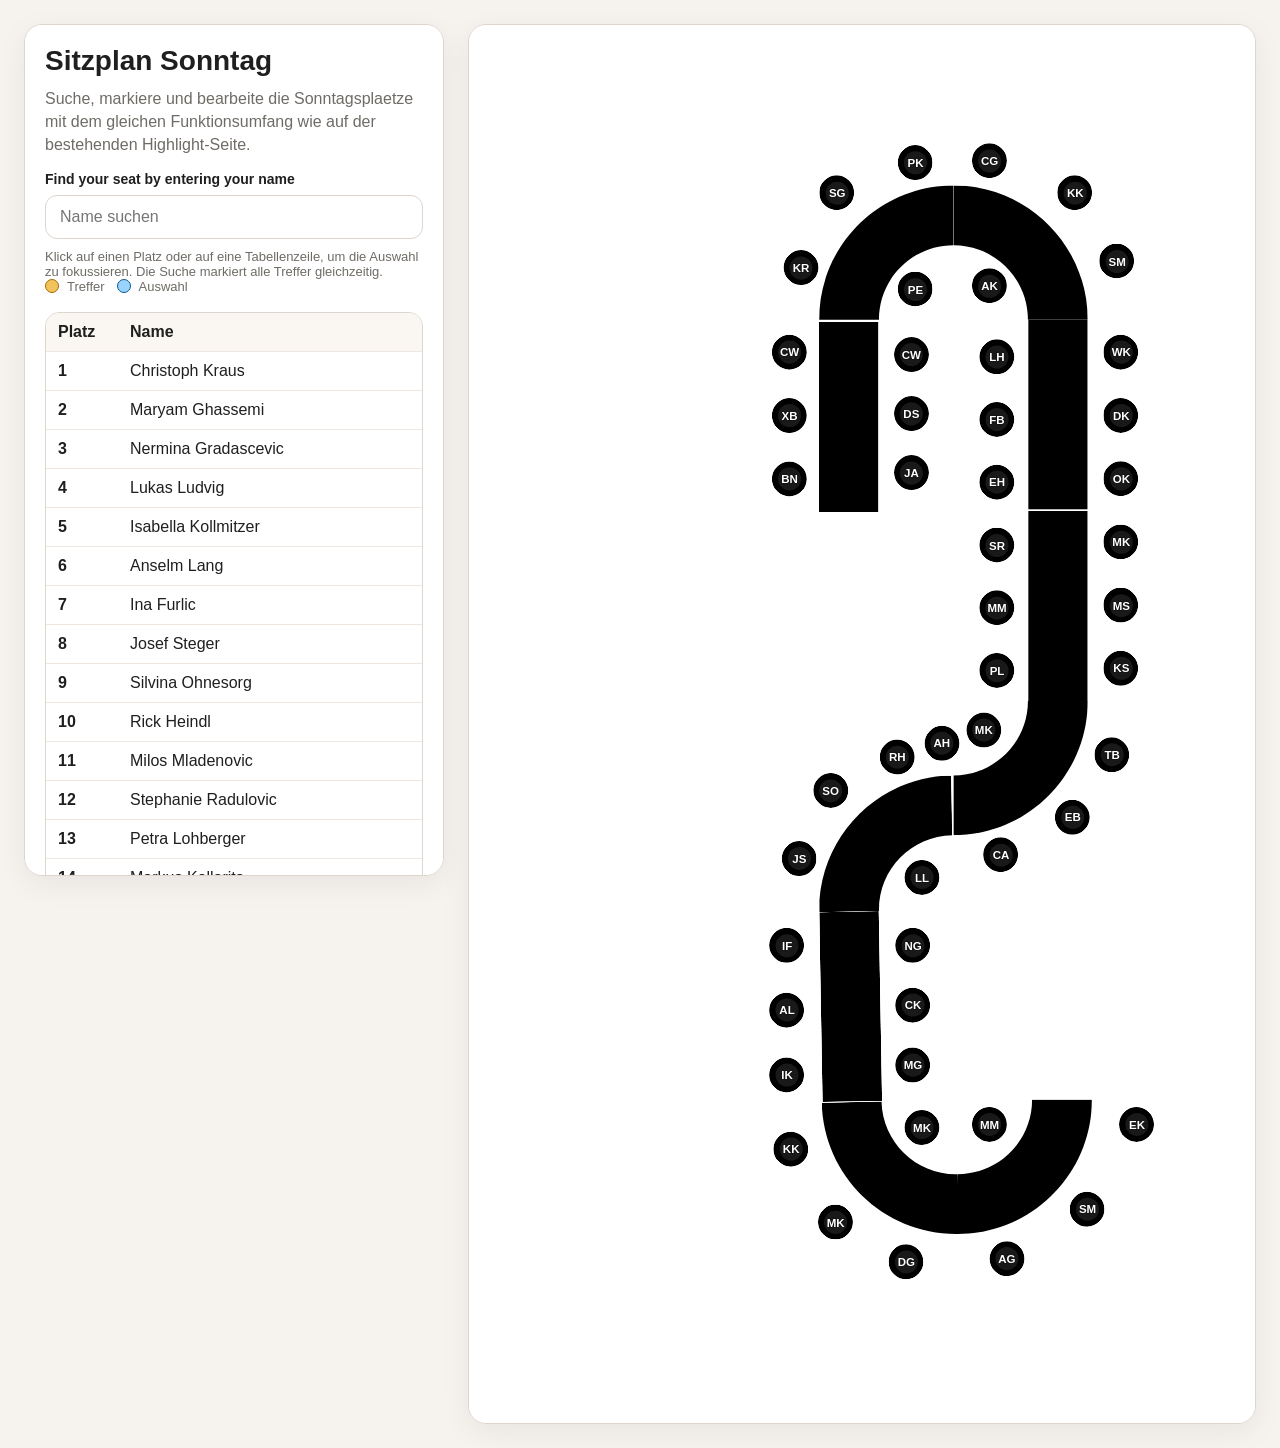
<file: sunday_seats.html>
﻿<!DOCTYPE html>
<html lang="de">
<head>
  <meta charset="UTF-8" />
  <meta name="viewport" content="width=device-width, initial-scale=1.0" />
  <title>Sitzplan Highlight Sonntag</title>
  <style>
    :root {
      --bg: #f6f3ef;
      --card: #ffffff;
      --line: #ddd6cf;
      --text: #1f1f1f;
      --muted: #6f6b66;
      --accent: #d9a441;
      --match: #f2c35d;
      --match-stroke: #a46b00;
      --selected: #9bd3ff;
      --selected-stroke: #0b5a8c;
    }

    * { box-sizing: border-box; }

    body {
      margin: 0;
      font-family: Arial, Helvetica, sans-serif;
      color: var(--text);
      background: var(--bg);
    }

    .page {
      display: grid;
      grid-template-columns: minmax(320px, 420px) 1fr;
      gap: 24px;
      padding: 24px;
      min-height: 100vh;
    }

    .panel, .canvas-card {
      background: var(--card);
      border: 1px solid var(--line);
      border-radius: 18px;
      box-shadow: 0 8px 30px rgba(0, 0, 0, 0.06);
    }

    .panel {
      padding: 20px;
      align-self: start;
      position: sticky;
      top: 24px;
      max-height: calc(100vh - 48px);
      overflow: auto;
    }

    h1 {
      margin: 0 0 10px;
      font-size: 28px;
    }

    p {
      margin: 0 0 14px;
      line-height: 1.45;
      color: var(--muted);
    }

    .search-row {
      display: grid;
      grid-template-columns: 1fr;
      gap: 0;
      margin: 0 0 10px;
    }

    .search-label {
      display: block;
      margin: 0 0 8px;
      font-size: 14px;
      font-weight: 700;
      color: var(--text);
    }

    .action-row {
      display: flex;
      flex-wrap: wrap;
      gap: 10px;
      margin: 0 0 16px;
    }

    input, button, textarea {
      font: inherit;
      border-radius: 12px;
      border: 1px solid var(--line);
      padding: 12px 14px;
    }

    input:focus, textarea:focus {
      outline: 2px solid rgba(217, 164, 65, 0.25);
      border-color: var(--accent);
    }

    button {
      background: #ffffff;
      cursor: pointer;
      min-height: 44px;
    }

    button:hover {
      border-color: #b8aea3;
    }

    .hint, .details {
      font-size: 13px;
      color: var(--muted);
    }

    .status {
      min-height: 22px;
      margin: 0 0 18px;
      font-size: 14px;
      color: #5e4b18;
      font-weight: bold;
    }

    .legend {
      display: flex;
      flex-wrap: wrap;
      gap: 12px;
      margin-bottom: 18px;
      font-size: 13px;
      color: var(--muted);
    }

    .legend span {
      display: inline-flex;
      align-items: center;
      gap: 8px;
    }

    .dot {
      width: 14px;
      height: 14px;
      border-radius: 50%;
      display: inline-block;
      border: 1px solid #999;
    }

    .dot.match {
      background: var(--match);
      border-color: var(--match-stroke);
    }

    .dot.selected {
      background: var(--selected);
      border-color: var(--selected-stroke);
    }

    .details-box {
      margin: 0 0 18px;
      padding: 12px 14px;
      border-radius: 14px;
      background: #faf7f3;
      border: 1px solid #eee3d7;
    }

    .table-wrap {
      border: 1px solid var(--line);
      border-radius: 14px;
      overflow: hidden;
    }

    table {
      width: 100%;
      border-collapse: collapse;
    }

    th, td {
      padding: 10px 12px;
      border-bottom: 1px solid #eee7df;
      text-align: left;
      vertical-align: middle;
    }

    th {
      background: #faf7f3;
      position: sticky;
      top: 0;
      z-index: 1;
    }

    td:first-child {
      width: 72px;
      font-weight: bold;
    }

    tr:last-child td {
      border-bottom: none;
    }

    tr.selected-row td {
      background: #fff5dd;
    }

    td[contenteditable="true"] {
      background: #fffdf9;
    }

    td[contenteditable="true"]:focus {
      outline: 2px solid rgba(217, 164, 65, 0.22);
      outline-offset: -2px;
      background: #fffaf1;
    }

    textarea {
      width: 100%;
      min-height: 150px;
      resize: vertical;
      background: #fffdf9;
    }

    .canvas-card {
      padding: 6px;
      overflow: auto;
    }

    .svg-wrap {
      min-width: 980px;
    }

    svg {
      width: 100%;
      height: auto;
      display: block;
      border-radius: 16px;
      background: #ffffff;
    }

    image {
      pointer-events: none;
    }

    .seat circle {
      fill: rgba(31, 31, 31, 0.82);
      stroke: none;
      stroke-width: 0;
      vector-effect: non-scaling-stroke;
      transition: 0.2s ease;
      cursor: pointer;
    }

    .seat text {
      fill: #ffffff;
      font-size: 14px;
      font-weight: bold;
      text-anchor: middle;
      dominant-baseline: middle;
      alignment-baseline: middle;
      paint-order: stroke;
      stroke: rgba(0, 0, 0, 0.35);
      stroke-width: 1.4;
      stroke-linejoin: round;
      pointer-events: none;
      user-select: none;
    }

    .seat .seat-name-label {
      fill: #1f1f1f;
      font-size: 12.5px;
      font-weight: 600;
      stroke: rgba(255, 255, 255, 0.9);
      stroke-width: 3;
      paint-order: stroke;
      pointer-events: auto;
      cursor: grab;
      user-select: none;
    }

    .seat.drag-source circle {
      fill: rgba(31, 31, 31, 0.45);
    }

    .seat.drop-target circle {
      stroke: var(--accent);
      stroke-width: 4;
    }

    .drag-ghost {
      position: fixed;
      left: 0;
      top: 0;
      z-index: 9999;
      pointer-events: none;
      transform: translate(-50%, -140%);
      padding: 8px 10px;
      border-radius: 999px;
      background: rgba(31, 31, 31, 0.92);
      color: #ffffff;
      font: 600 13px Arial, Helvetica, sans-serif;
      box-shadow: 0 8px 24px rgba(0, 0, 0, 0.2);
      white-space: nowrap;
    }

    .hidden {
      display: none !important;
    }

    body.view-only-mode {
      overflow: hidden;
    }

    .seat.match circle {
      fill: var(--match);
      stroke: var(--match-stroke);
      stroke-width: 4;
    }

    .seat.match text {
      fill: #2d1a00;
    }

    .seat.selected circle {
      fill: var(--selected);
      stroke: var(--selected-stroke);
      stroke-width: 4;
    }

    .seat.selected text {
      fill: #06273c;
    }

    @media (max-width: 1040px) {
      .page {
        grid-template-columns: 1fr;
      }

      .panel {
        position: static;
        max-height: none;
      }

      .svg-wrap {
        min-width: 760px;
      }
    }

    @media (max-width: 760px) {
      body.view-only-mode .page {
        gap: 0;
        padding: 0;
        min-height: 100vh;
      }

      body.view-only-mode .panel,
      body.view-only-mode .canvas-card {
        border-radius: 0;
        border: none;
        box-shadow: none;
      }

      body.view-only-mode .panel {
        position: sticky;
        top: 0;
        z-index: 20;
        padding: 14px 14px 10px;
        background: rgba(246, 243, 239, 0.96);
        backdrop-filter: blur(8px);
      }

      body.view-only-mode h1,
      body.view-only-mode p,
      body.view-only-mode .legend,
      body.view-only-mode .hint,
      body.view-only-mode .table-wrap,
      body.view-only-mode .action-row,
      body.view-only-mode #exportOutput {
        display: none !important;
      }

      body.view-only-mode .search-label {
        margin-top: 0;
        margin-bottom: 8px;
        font-size: 16px;
      }

      body.view-only-mode .search-row {
        margin: 0;
        grid-template-columns: 1fr;
      }

      body.view-only-mode .search-row input {
        font-size: 16px;
      }

      body.view-only-mode .status {
        margin: 8px 0 10px;
        min-height: 18px;
      }

      body.view-only-mode .details-box {
        margin: 0;
        font-size: 13px;
      }

      body.view-only-mode .canvas-card {
        padding: 0;
        height: calc(100vh - 168px);
        overflow: auto;
        -webkit-overflow-scrolling: touch;
        overscroll-behavior: contain;
        background: #ffffff;
      }

      body.view-only-mode .svg-wrap {
        min-width: max(100vw, 900px);
        padding: 8px 8px 20px;
      }

      body.view-only-mode svg {
        border-radius: 0;
      }
    }
  </style>
</head>
<body>
  <div class="page">
    <aside class="panel">
      <h1>Sitzplan Sonntag</h1>
      <p>Suche, markiere und bearbeite die Sonntagsplaetze mit dem gleichen Funktionsumfang wie auf der bestehenden Highlight-Seite.</p>

      <label class="search-label" for="nameInput">Find your seat by entering your name</label>
      <div class="search-row">
        <input id="nameInput" type="text" placeholder="Name suchen" />
      </div>

      <div class="hint">Klick auf einen Platz oder auf eine Tabellenzeile, um die Auswahl zu fokussieren. Die Suche markiert alle Treffer gleichzeitig.</div>
      <div id="status" class="status hidden"></div>

      <div class="legend">
        <span><i class="dot match"></i> Treffer</span>
        <span><i class="dot selected"></i> Auswahl</span>
      </div>

      <div class="table-wrap">
        <table>
          <thead>
            <tr>
              <th>Platz</th>
              <th>Name</th>
            </tr>
          </thead>
          <tbody id="assignmentTableBody"></tbody>
        </table>
      </div>

      <div class="action-row" style="margin-top:16px;">
        <button id="exportBtn" type="button">JSON aktualisieren</button>
        <button id="copyBtn" type="button">JSON kopieren</button>
      </div>

      <textarea id="exportOutput" spellcheck="false"></textarea>
    </aside>

    <main class="canvas-card">
      <div class="svg-wrap">
        <svg viewBox="0 0 1190.25 1683.75" xmlns="http://www.w3.org/2000/svg" aria-label="Sitzplan Sonntag">
        <svg x="0" y="0" width="1190.25" height="1683.75" viewBox="0 0 1190.25 1683.75" preserveAspectRatio="xMidYMid meet" aria-hidden="true" style="pointer-events:none"><defs><clipPath id="27586f1054"><path d="M 0 0.40625 L 1189.5 0.40625 L 1189.5 1683.09375 L 0 1683.09375 Z M 0 0.40625 " clip-rule="nonzero"/></clipPath><clipPath id="7e641b9110"><path d="M 0 0.40625 L 1189.199219 0.40625 L 1189.199219 1682.667969 L 0 1682.667969 Z M 0 0.40625 " clip-rule="nonzero"/></clipPath><clipPath id="23f9395b96"><path d="M 418 904 L 580 904 L 580 1071 L 418 1071 Z M 418 904 " clip-rule="nonzero"/></clipPath><clipPath id="85d9f37b5e"><path d="M 415.175781 907.101562 L 578.503906 904.234375 L 581.375 1067.5625 L 418.042969 1070.433594 Z M 415.175781 907.101562 " clip-rule="nonzero"/></clipPath><clipPath id="c9bcb883d9"><path d="M 415.175781 907.101562 L 578.503906 904.234375 L 581.375 1067.5625 L 418.042969 1070.433594 Z M 415.175781 907.101562 " clip-rule="nonzero"/></clipPath><clipPath id="0fc0a911cc"><path d="M 418 1068 L 495 1068 L 495 1301 L 418 1301 Z M 418 1068 " clip-rule="nonzero"/></clipPath><clipPath id="8c155fb8a0"><path d="M 418.015625 1070.226562 L 490.445312 1068.953125 L 494.5 1299.613281 L 422.070312 1300.882812 Z M 418.015625 1070.226562 " clip-rule="nonzero"/></clipPath><clipPath id="266f91e652"><path d="M 0 0.933594 L 76.566406 0.933594 L 76.566406 233 L 0 233 Z M 0 0.933594 " clip-rule="nonzero"/></clipPath><clipPath id="3ac5e99fc1"><path d="M 0.015625 2.226562 L 72.445312 0.953125 L 76.5 231.613281 L 4.070312 232.882812 Z M 0.015625 2.226562 " clip-rule="nonzero"/></clipPath><clipPath id="a9a1df61a3"><rect x="0" width="77" y="0" height="233"/></clipPath><clipPath id="e31c5e0d42"><path d="M 510 1161 L 553 1161 L 553 1205 L 510 1205 Z M 510 1161 " clip-rule="nonzero"/></clipPath><clipPath id="ab6e3d9b3c"><path d="M 531.042969 1153.167969 L 561.621094 1182.6875 L 532.101562 1213.265625 L 501.523438 1183.742188 Z M 531.042969 1153.167969 " clip-rule="nonzero"/></clipPath><clipPath id="9297c8b172"><path d="M 546.332031 1167.925781 C 537.890625 1159.773438 524.4375 1160.011719 516.285156 1168.453125 C 508.132812 1176.898438 508.367188 1190.351562 516.8125 1198.503906 C 525.253906 1206.65625 538.710938 1206.421875 546.859375 1197.976562 C 555.011719 1189.53125 554.777344 1176.078125 546.332031 1167.925781 Z M 546.332031 1167.925781 " clip-rule="nonzero"/></clipPath><clipPath id="109ab5ffa1"><path d="M 0 0 L 43 0 L 43 44 L 0 44 Z M 0 0 " clip-rule="nonzero"/></clipPath><clipPath id="741fc18704"><path d="M 21.042969 -7.832031 L 51.621094 21.6875 L 22.101562 52.265625 L -8.476562 22.742188 Z M 21.042969 -7.832031 " clip-rule="nonzero"/></clipPath><clipPath id="7ca064fe67"><path d="M 36.332031 6.925781 C 27.890625 -1.226562 14.4375 -0.988281 6.285156 7.453125 C -1.867188 15.898438 -1.632812 29.351562 6.8125 37.503906 C 15.253906 45.65625 28.710938 45.421875 36.859375 36.976562 C 45.011719 28.53125 44.777344 15.078125 36.332031 6.925781 Z M 36.332031 6.925781 " clip-rule="nonzero"/></clipPath><clipPath id="0b34e5e2cf"><rect x="0" width="43" y="0" height="44"/></clipPath><clipPath id="c799896cd4"><path d="M 510 1234 L 553 1234 L 553 1278 L 510 1278 Z M 510 1234 " clip-rule="nonzero"/></clipPath><clipPath id="570352a89b"><path d="M 531.042969 1225.902344 L 561.621094 1255.425781 L 532.101562 1286 L 501.523438 1256.480469 Z M 531.042969 1225.902344 " clip-rule="nonzero"/></clipPath><clipPath id="27eba9b77f"><path d="M 546.332031 1240.664062 C 537.890625 1232.511719 524.4375 1232.75 516.285156 1241.191406 C 508.132812 1249.636719 508.367188 1263.089844 516.8125 1271.242188 C 525.253906 1279.394531 538.710938 1279.15625 546.859375 1270.714844 C 555.011719 1262.269531 554.777344 1248.816406 546.332031 1240.664062 Z M 546.332031 1240.664062 " clip-rule="nonzero"/></clipPath><clipPath id="2fa04bd40c"><path d="M 0 0 L 43 0 L 43 44 L 0 44 Z M 0 0 " clip-rule="nonzero"/></clipPath><clipPath id="e6a3c0f127"><path d="M 21.042969 -8.097656 L 51.621094 21.425781 L 22.101562 52 L -8.476562 22.480469 Z M 21.042969 -8.097656 " clip-rule="nonzero"/></clipPath><clipPath id="fab9197ec1"><path d="M 36.332031 6.664062 C 27.890625 -1.488281 14.4375 -1.25 6.285156 7.191406 C -1.867188 15.636719 -1.632812 29.089844 6.8125 37.242188 C 15.253906 45.394531 28.710938 45.15625 36.859375 36.714844 C 45.011719 28.269531 44.777344 14.816406 36.332031 6.664062 Z M 36.332031 6.664062 " clip-rule="nonzero"/></clipPath><clipPath id="2cbaf1fc41"><rect x="0" width="43" y="0" height="44"/></clipPath><clipPath id="cbbd7d083f"><path d="M 510 1089 L 553 1089 L 553 1132 L 510 1132 Z M 510 1089 " clip-rule="nonzero"/></clipPath><clipPath id="4a1957168b"><path d="M 531.042969 1080.429688 L 561.621094 1109.953125 L 532.101562 1140.527344 L 501.523438 1111.007812 Z M 531.042969 1080.429688 " clip-rule="nonzero"/></clipPath><clipPath id="59ad844d06"><path d="M 546.332031 1095.191406 C 537.890625 1087.039062 524.4375 1087.273438 516.285156 1095.71875 C 508.132812 1104.164062 508.367188 1117.617188 516.8125 1125.769531 C 525.253906 1133.917969 538.710938 1133.683594 546.859375 1125.238281 C 555.011719 1116.796875 554.777344 1103.34375 546.332031 1095.191406 Z M 546.332031 1095.191406 " clip-rule="nonzero"/></clipPath><clipPath id="8eab5fbefc"><path d="M 0 0 L 43 0 L 43 43 L 0 43 Z M 0 0 " clip-rule="nonzero"/></clipPath><clipPath id="85a9a50dd1"><path d="M 21.042969 -8.570312 L 51.621094 20.953125 L 22.101562 51.527344 L -8.476562 22.007812 Z M 21.042969 -8.570312 " clip-rule="nonzero"/></clipPath><clipPath id="cb3001bd69"><path d="M 36.332031 6.191406 C 27.890625 -1.960938 14.4375 -1.726562 6.285156 6.71875 C -1.867188 15.164062 -1.632812 28.617188 6.8125 36.769531 C 15.253906 44.917969 28.710938 44.683594 36.859375 36.238281 C 45.011719 27.796875 44.777344 14.34375 36.332031 6.191406 Z M 36.332031 6.191406 " clip-rule="nonzero"/></clipPath><clipPath id="c66a6f5157"><rect x="0" width="43" y="0" height="43"/></clipPath><clipPath id="3313688761"><path d="M 521 1006 L 565 1006 L 565 1050 L 521 1050 Z M 521 1006 " clip-rule="nonzero"/></clipPath><clipPath id="2e1b7460c1"><path d="M 542.308594 998.007812 L 572.886719 1027.527344 L 543.367188 1058.105469 L 512.789062 1028.582031 Z M 542.308594 998.007812 " clip-rule="nonzero"/></clipPath><clipPath id="47aa23a1f7"><path d="M 557.597656 1012.765625 C 549.15625 1004.613281 535.703125 1004.851562 527.550781 1013.292969 C 519.398438 1021.738281 519.632812 1035.191406 528.078125 1043.34375 C 536.519531 1051.496094 549.972656 1051.257812 558.125 1042.816406 C 566.277344 1034.371094 566.042969 1020.917969 557.597656 1012.765625 Z M 557.597656 1012.765625 " clip-rule="nonzero"/></clipPath><clipPath id="05b8f4d5df"><path d="M 0 0 L 44 0 L 44 44 L 0 44 Z M 0 0 " clip-rule="nonzero"/></clipPath><clipPath id="94d4aac26f"><path d="M 21.308594 -7.992188 L 51.886719 21.527344 L 22.367188 52.105469 L -8.210938 22.582031 Z M 21.308594 -7.992188 " clip-rule="nonzero"/></clipPath><clipPath id="b82354d877"><path d="M 36.597656 6.765625 C 28.15625 -1.386719 14.703125 -1.148438 6.550781 7.292969 C -1.601562 15.738281 -1.367188 29.191406 7.078125 37.34375 C 15.519531 45.496094 28.972656 45.257812 37.125 36.816406 C 45.277344 28.371094 45.042969 14.917969 36.597656 6.765625 Z M 36.597656 6.765625 " clip-rule="nonzero"/></clipPath><clipPath id="36353f9ddf"><rect x="0" width="44" y="0" height="44"/></clipPath><clipPath id="9b5d6c4e87"><path d="M 357 1246 L 400 1246 L 400 1290 L 357 1290 Z M 357 1246 " clip-rule="nonzero"/></clipPath><clipPath id="af053e030d"><path d="M 377.910156 1237.875 L 408.488281 1267.398438 L 378.964844 1297.972656 L 348.386719 1268.453125 Z M 377.910156 1237.875 " clip-rule="nonzero"/></clipPath><clipPath id="0fbb3a5576"><path d="M 393.199219 1252.636719 C 384.753906 1244.484375 371.300781 1244.71875 363.148438 1253.164062 C 354.996094 1261.609375 355.234375 1275.0625 363.675781 1283.214844 C 372.121094 1291.367188 385.574219 1291.128906 393.726562 1282.6875 C 401.878906 1274.242188 401.640625 1260.789062 393.199219 1252.636719 Z M 393.199219 1252.636719 " clip-rule="nonzero"/></clipPath><clipPath id="0f32d2c8e7"><path d="M 0 0 L 43 0 L 43 44 L 0 44 Z M 0 0 " clip-rule="nonzero"/></clipPath><clipPath id="9ffedf07c5"><path d="M 20.910156 -8.125 L 51.488281 21.398438 L 21.964844 51.972656 L -8.613281 22.453125 Z M 20.910156 -8.125 " clip-rule="nonzero"/></clipPath><clipPath id="df9311ecfc"><path d="M 36.199219 6.636719 C 27.753906 -1.515625 14.300781 -1.28125 6.148438 7.164062 C -2.003906 15.609375 -1.765625 29.0625 6.675781 37.214844 C 15.121094 45.367188 28.574219 45.128906 36.726562 36.6875 C 44.878906 28.242188 44.640625 14.789062 36.199219 6.636719 Z M 36.199219 6.636719 " clip-rule="nonzero"/></clipPath><clipPath id="efd1773edc"><rect x="0" width="43" y="0" height="44"/></clipPath><clipPath id="b0db9c1102"><path d="M 357 1167 L 400 1167 L 400 1211 L 357 1211 Z M 357 1167 " clip-rule="nonzero"/></clipPath><clipPath id="4ffd51ec49"><path d="M 377.910156 1159.152344 L 408.488281 1188.675781 L 378.964844 1219.25 L 348.386719 1189.730469 Z M 377.910156 1159.152344 " clip-rule="nonzero"/></clipPath><clipPath id="570895599a"><path d="M 393.199219 1173.914062 C 384.753906 1165.761719 371.300781 1165.996094 363.148438 1174.441406 C 354.996094 1182.886719 355.234375 1196.339844 363.675781 1204.492188 C 372.121094 1212.644531 385.574219 1212.40625 393.726562 1203.960938 C 401.878906 1195.519531 401.640625 1182.066406 393.199219 1173.914062 Z M 393.199219 1173.914062 " clip-rule="nonzero"/></clipPath><clipPath id="ccf19a295d"><path d="M 0 0 L 43 0 L 43 44 L 0 44 Z M 0 0 " clip-rule="nonzero"/></clipPath><clipPath id="53ef2ed32f"><path d="M 20.910156 -7.847656 L 51.488281 21.675781 L 21.964844 52.25 L -8.613281 22.730469 Z M 20.910156 -7.847656 " clip-rule="nonzero"/></clipPath><clipPath id="fa38439464"><path d="M 36.199219 6.914062 C 27.753906 -1.238281 14.300781 -1.003906 6.148438 7.441406 C -2.003906 15.886719 -1.765625 29.339844 6.675781 37.492188 C 15.121094 45.644531 28.574219 45.40625 36.726562 36.960938 C 44.878906 28.519531 44.640625 15.066406 36.199219 6.914062 Z M 36.199219 6.914062 " clip-rule="nonzero"/></clipPath><clipPath id="ba0150b420"><rect x="0" width="43" y="0" height="44"/></clipPath><clipPath id="1e49ee15e0"><path d="M 357 1089 L 400 1089 L 400 1132 L 357 1132 Z M 357 1089 " clip-rule="nonzero"/></clipPath><clipPath id="d694a40a2f"><path d="M 377.910156 1080.429688 L 408.488281 1109.953125 L 378.964844 1140.527344 L 348.386719 1111.007812 Z M 377.910156 1080.429688 " clip-rule="nonzero"/></clipPath><clipPath id="0e0fb2933f"><path d="M 393.199219 1095.191406 C 384.753906 1087.039062 371.300781 1087.273438 363.148438 1095.71875 C 354.996094 1104.164062 355.234375 1117.617188 363.675781 1125.769531 C 372.121094 1133.917969 385.574219 1133.683594 393.726562 1125.238281 C 401.878906 1116.796875 401.640625 1103.34375 393.199219 1095.191406 Z M 393.199219 1095.191406 " clip-rule="nonzero"/></clipPath><clipPath id="d1cda2b6fd"><path d="M 0 0 L 43 0 L 43 43 L 0 43 Z M 0 0 " clip-rule="nonzero"/></clipPath><clipPath id="d0c7ad73c1"><path d="M 20.910156 -8.570312 L 51.488281 20.953125 L 21.964844 51.527344 L -8.613281 22.007812 Z M 20.910156 -8.570312 " clip-rule="nonzero"/></clipPath><clipPath id="530d9fa117"><path d="M 36.199219 6.191406 C 27.753906 -1.960938 14.300781 -1.726562 6.148438 6.71875 C -2.003906 15.164062 -1.765625 28.617188 6.675781 36.769531 C 15.121094 44.917969 28.574219 44.683594 36.726562 36.238281 C 44.878906 27.796875 44.640625 14.34375 36.199219 6.191406 Z M 36.199219 6.191406 " clip-rule="nonzero"/></clipPath><clipPath id="21ba785d63"><rect x="0" width="43" y="0" height="43"/></clipPath><clipPath id="c9e03d2ef9"><path d="M 372 983 L 415 983 L 415 1027 L 372 1027 Z M 372 983 " clip-rule="nonzero"/></clipPath><clipPath id="ff6b9ba3a6"><path d="M 393.191406 975.058594 L 423.769531 1004.582031 L 394.25 1035.160156 L 363.671875 1005.636719 Z M 393.191406 975.058594 " clip-rule="nonzero"/></clipPath><clipPath id="f0d5bf1bd6"><path d="M 408.480469 989.820312 C 400.039062 981.667969 386.585938 981.90625 378.433594 990.347656 C 370.28125 998.792969 370.515625 1012.246094 378.960938 1020.398438 C 387.402344 1028.550781 400.855469 1028.3125 409.007812 1019.871094 C 417.160156 1011.425781 416.925781 997.972656 408.480469 989.820312 Z M 408.480469 989.820312 " clip-rule="nonzero"/></clipPath><clipPath id="39273ffabd"><path d="M 0 0 L 43 0 L 43 44 L 0 44 Z M 0 0 " clip-rule="nonzero"/></clipPath><clipPath id="6c6f386d98"><path d="M 21.191406 -7.941406 L 51.769531 21.582031 L 22.25 52.160156 L -8.328125 22.636719 Z M 21.191406 -7.941406 " clip-rule="nonzero"/></clipPath><clipPath id="b12b0a89ce"><path d="M 36.480469 6.820312 C 28.039062 -1.332031 14.585938 -1.09375 6.433594 7.347656 C -1.71875 15.792969 -1.484375 29.246094 6.960938 37.398438 C 15.402344 45.550781 28.855469 45.3125 37.007812 36.871094 C 45.160156 28.425781 44.925781 14.972656 36.480469 6.820312 Z M 36.480469 6.820312 " clip-rule="nonzero"/></clipPath><clipPath id="23d0506cc4"><rect x="0" width="43" y="0" height="44"/></clipPath><clipPath id="de16168b5d"><path d="M 410 901 L 454 901 L 454 944 L 410 944 Z M 410 901 " clip-rule="nonzero"/></clipPath><clipPath id="d2bf37100c"><path d="M 431.628906 892.363281 L 462.203125 921.886719 L 432.683594 952.464844 L 402.105469 922.941406 Z M 431.628906 892.363281 " clip-rule="nonzero"/></clipPath><clipPath id="15aad62247"><path d="M 446.914062 907.125 C 438.472656 898.972656 425.019531 899.210938 416.867188 907.652344 C 408.714844 916.097656 408.949219 929.550781 417.394531 937.703125 C 425.839844 945.855469 439.292969 945.617188 447.445312 937.175781 C 455.597656 928.730469 455.359375 915.277344 446.914062 907.125 Z M 446.914062 907.125 " clip-rule="nonzero"/></clipPath><clipPath id="f2032b8e42"><path d="M 0 0 L 44 0 L 44 43 L 0 43 Z M 0 0 " clip-rule="nonzero"/></clipPath><clipPath id="d459653adb"><path d="M 21.628906 -8.636719 L 52.203125 20.886719 L 22.683594 51.464844 L -7.894531 21.941406 Z M 21.628906 -8.636719 " clip-rule="nonzero"/></clipPath><clipPath id="5d9d555eea"><path d="M 36.914062 6.125 C 28.472656 -2.027344 15.019531 -1.789062 6.867188 6.652344 C -1.285156 15.097656 -1.050781 28.550781 7.394531 36.703125 C 15.839844 44.855469 29.292969 44.617188 37.445312 36.175781 C 45.597656 27.730469 45.359375 14.277344 36.914062 6.125 Z M 36.914062 6.125 " clip-rule="nonzero"/></clipPath><clipPath id="9c664f2aea"><rect x="0" width="44" y="0" height="43"/></clipPath><clipPath id="57e5661c88"><path d="M 491 860 L 535 860 L 535 904 L 491 904 Z M 491 860 " clip-rule="nonzero"/></clipPath><clipPath id="bd52782888"><path d="M 512.261719 851.734375 L 542.835938 881.253906 L 513.316406 911.832031 L 482.738281 882.3125 Z M 512.261719 851.734375 " clip-rule="nonzero"/></clipPath><clipPath id="f0892cbcc2"><path d="M 527.550781 866.496094 C 519.105469 858.34375 505.652344 858.578125 497.5 867.023438 C 489.347656 875.464844 489.585938 888.917969 498.027344 897.070312 C 506.472656 905.222656 519.925781 904.988281 528.078125 896.542969 C 536.230469 888.101562 535.992188 874.644531 527.550781 866.496094 Z M 527.550781 866.496094 " clip-rule="nonzero"/></clipPath><clipPath id="97e76c89d6"><path d="M 0 0 L 44 0 L 44 44 L 0 44 Z M 0 0 " clip-rule="nonzero"/></clipPath><clipPath id="79117c30ce"><path d="M 21.261719 -8.265625 L 51.835938 21.253906 L 22.316406 51.832031 L -8.261719 22.3125 Z M 21.261719 -8.265625 " clip-rule="nonzero"/></clipPath><clipPath id="3854ce8a15"><path d="M 36.550781 6.496094 C 28.105469 -1.65625 14.652344 -1.421875 6.5 7.023438 C -1.652344 15.464844 -1.414062 28.917969 7.027344 37.070312 C 15.472656 45.222656 28.925781 44.988281 37.078125 36.542969 C 45.230469 28.101562 44.992188 14.644531 36.550781 6.496094 Z M 36.550781 6.496094 " clip-rule="nonzero"/></clipPath><clipPath id="fa53ec223b"><rect x="0" width="44" y="0" height="44"/></clipPath><clipPath id="3367a65920"><path d="M 581 813.417969 L 744.210938 813.417969 L 744.210938 976.773438 L 581 976.773438 Z M 581 813.417969 " clip-rule="nonzero"/></clipPath><clipPath id="76851a2558"><path d="M 671.800781 582.933594 L 744.238281 582.933594 L 744.238281 813.628906 L 671.800781 813.628906 Z M 671.800781 582.933594 " clip-rule="nonzero"/></clipPath><clipPath id="ac1ae29270"><path d="M 0.800781 1 L 73.238281 1 L 73.238281 231.628906 L 0.800781 231.628906 Z M 0.800781 1 " clip-rule="nonzero"/></clipPath><clipPath id="d3bce2f711"><rect x="0" width="74" y="0" height="232"/></clipPath><clipPath id="1b969de1c8"><path d="M 612 679 L 656 679 L 656 722 L 612 722 Z M 612 679 " clip-rule="nonzero"/></clipPath><clipPath id="2b8da72287"><path d="M 633.792969 730.507812 L 603.738281 700.453125 L 633.792969 670.398438 L 663.84375 700.453125 Z M 633.792969 730.507812 " clip-rule="nonzero"/></clipPath><clipPath id="1856f8a347"><path d="M 618.765625 715.480469 C 627.0625 723.777344 640.519531 723.777344 648.820312 715.480469 C 657.117188 707.179688 657.117188 693.722656 648.820312 685.425781 C 640.519531 677.125 627.0625 677.125 618.765625 685.425781 C 610.464844 693.722656 610.464844 707.179688 618.765625 715.480469 Z M 618.765625 715.480469 " clip-rule="nonzero"/></clipPath><clipPath id="7815452f46"><path d="M 0 0 L 44 0 L 44 43 L 0 43 Z M 0 0 " clip-rule="nonzero"/></clipPath><clipPath id="cf51d9d0f7"><path d="M 21.792969 51.507812 L -8.261719 21.453125 L 21.792969 -8.601562 L 51.84375 21.453125 Z M 21.792969 51.507812 " clip-rule="nonzero"/></clipPath><clipPath id="6ecceb25d7"><path d="M 6.765625 36.480469 C 15.0625 44.777344 28.519531 44.777344 36.820312 36.480469 C 45.117188 28.179688 45.117188 14.722656 36.820312 6.425781 C 28.519531 -1.875 15.0625 -1.875 6.765625 6.425781 C -1.535156 14.722656 -1.535156 28.179688 6.765625 36.480469 Z M 6.765625 36.480469 " clip-rule="nonzero"/></clipPath><clipPath id="c8601dbbd1"><rect x="0" width="44" y="0" height="43"/></clipPath><clipPath id="fcbe0663bc"><path d="M 612 603 L 656 603 L 656 646 L 612 646 Z M 612 603 " clip-rule="nonzero"/></clipPath><clipPath id="e576d36817"><path d="M 633.792969 654.304688 L 603.738281 624.253906 L 633.792969 594.199219 L 663.84375 624.253906 Z M 633.792969 654.304688 " clip-rule="nonzero"/></clipPath><clipPath id="29d598ce1e"><path d="M 618.765625 639.277344 C 627.0625 647.578125 640.519531 647.578125 648.820312 639.277344 C 657.117188 630.980469 657.117188 617.523438 648.820312 609.226562 C 640.519531 600.925781 627.0625 600.925781 618.765625 609.226562 C 610.464844 617.523438 610.464844 630.980469 618.765625 639.277344 Z M 618.765625 639.277344 " clip-rule="nonzero"/></clipPath><clipPath id="d671d23ebb"><path d="M 0 0 L 44 0 L 44 43 L 0 43 Z M 0 0 " clip-rule="nonzero"/></clipPath><clipPath id="ac1d3f4d28"><path d="M 21.792969 51.304688 L -8.261719 21.253906 L 21.792969 -8.800781 L 51.84375 21.253906 Z M 21.792969 51.304688 " clip-rule="nonzero"/></clipPath><clipPath id="4b23871c87"><path d="M 6.765625 36.277344 C 15.0625 44.578125 28.519531 44.578125 36.820312 36.277344 C 45.117188 27.980469 45.117188 14.523438 36.820312 6.226562 C 28.519531 -2.074219 15.0625 -2.074219 6.765625 6.226562 C -1.535156 14.523438 -1.535156 27.980469 6.765625 36.277344 Z M 6.765625 36.277344 " clip-rule="nonzero"/></clipPath><clipPath id="deafa11cea"><rect x="0" width="44" y="0" height="43"/></clipPath><clipPath id="4220cc0062"><path d="M 612 755 L 656 755 L 656 798 L 612 798 Z M 612 755 " clip-rule="nonzero"/></clipPath><clipPath id="65ce8a74f4"><path d="M 633.792969 806.707031 L 603.738281 776.652344 L 633.792969 746.597656 L 663.84375 776.652344 Z M 633.792969 806.707031 " clip-rule="nonzero"/></clipPath><clipPath id="d6f869b903"><path d="M 618.765625 791.679688 C 627.0625 799.976562 640.519531 799.976562 648.820312 791.679688 C 657.117188 783.378906 657.117188 769.925781 648.820312 761.625 C 640.519531 753.324219 627.0625 753.324219 618.765625 761.625 C 610.464844 769.925781 610.464844 783.378906 618.765625 791.679688 Z M 618.765625 791.679688 " clip-rule="nonzero"/></clipPath><clipPath id="ec0cdbc2ff"><path d="M 0 0 L 44 0 L 44 43 L 0 43 Z M 0 0 " clip-rule="nonzero"/></clipPath><clipPath id="fa7dfab887"><path d="M 21.792969 51.707031 L -8.261719 21.652344 L 21.792969 -8.402344 L 51.84375 21.652344 Z M 21.792969 51.707031 " clip-rule="nonzero"/></clipPath><clipPath id="eee92a1467"><path d="M 6.765625 36.679688 C 15.0625 44.976562 28.519531 44.976562 36.820312 36.679688 C 45.117188 28.378906 45.117188 14.925781 36.820312 6.625 C 28.519531 -1.675781 15.0625 -1.675781 6.765625 6.625 C -1.535156 14.925781 -1.535156 28.378906 6.765625 36.679688 Z M 6.765625 36.679688 " clip-rule="nonzero"/></clipPath><clipPath id="d2735e486e"><rect x="0" width="44" y="0" height="43"/></clipPath><clipPath id="1d5b55ed68"><path d="M 596 827 L 640 827 L 640 871 L 596 871 Z M 596 827 " clip-rule="nonzero"/></clipPath><clipPath id="1866198252"><path d="M 618.058594 879.164062 L 588.003906 849.109375 L 618.058594 819.054688 L 648.113281 849.109375 Z M 618.058594 879.164062 " clip-rule="nonzero"/></clipPath><clipPath id="dbf5f48fc1"><path d="M 603.03125 864.136719 C 611.332031 872.433594 624.785156 872.433594 633.085938 864.136719 C 641.382812 855.835938 641.382812 842.382812 633.085938 834.082031 C 624.785156 825.78125 611.332031 825.78125 603.03125 834.082031 C 594.730469 842.382812 594.730469 855.835938 603.03125 864.136719 Z M 603.03125 864.136719 " clip-rule="nonzero"/></clipPath><clipPath id="97e0077915"><path d="M 0 0 L 44 0 L 44 44 L 0 44 Z M 0 0 " clip-rule="nonzero"/></clipPath><clipPath id="f870d45f8d"><path d="M 22.058594 52.164062 L -7.996094 22.109375 L 22.058594 -7.945312 L 52.113281 22.109375 Z M 22.058594 52.164062 " clip-rule="nonzero"/></clipPath><clipPath id="3e778ea019"><path d="M 7.03125 37.136719 C 15.332031 45.433594 28.785156 45.433594 37.085938 37.136719 C 45.382812 28.835938 45.382812 15.382812 37.085938 7.082031 C 28.785156 -1.21875 15.332031 -1.21875 7.03125 7.082031 C -1.269531 15.382812 -1.269531 28.835938 7.03125 37.136719 Z M 7.03125 37.136719 " clip-rule="nonzero"/></clipPath><clipPath id="0bad10a160"><rect x="0" width="44" y="0" height="44"/></clipPath><clipPath id="e803cb54a2"><path d="M 763 599 L 806 599 L 806 642 L 763 642 Z M 763 599 " clip-rule="nonzero"/></clipPath><clipPath id="e8277c21b5"><path d="M 784.25 650.5625 L 754.199219 620.507812 L 784.25 590.453125 L 814.304688 620.507812 Z M 784.25 650.5625 " clip-rule="nonzero"/></clipPath><clipPath id="275ddcf887"><path d="M 769.222656 635.535156 C 777.523438 643.832031 790.980469 643.832031 799.277344 635.535156 C 807.578125 627.234375 807.578125 613.78125 799.277344 605.480469 C 790.980469 597.179688 777.523438 597.179688 769.222656 605.480469 C 760.925781 613.78125 760.925781 627.234375 769.222656 635.535156 Z M 769.222656 635.535156 " clip-rule="nonzero"/></clipPath><clipPath id="370ee03090"><path d="M 0 0 L 43 0 L 43 43 L 0 43 Z M 0 0 " clip-rule="nonzero"/></clipPath><clipPath id="13954d8c6a"><path d="M 21.25 51.5625 L -8.800781 21.507812 L 21.25 -8.546875 L 51.304688 21.507812 Z M 21.25 51.5625 " clip-rule="nonzero"/></clipPath><clipPath id="670f3f7140"><path d="M 6.222656 36.535156 C 14.523438 44.832031 27.980469 44.832031 36.277344 36.535156 C 44.578125 28.234375 44.578125 14.78125 36.277344 6.480469 C 27.980469 -1.820312 14.523438 -1.820312 6.222656 6.480469 C -2.074219 14.78125 -2.074219 28.234375 6.222656 36.535156 Z M 6.222656 36.535156 " clip-rule="nonzero"/></clipPath><clipPath id="a558c9888e"><rect x="0" width="43" y="0" height="43"/></clipPath><clipPath id="135c9ec7f4"><path d="M 763 676 L 806 676 L 806 719 L 763 719 Z M 763 676 " clip-rule="nonzero"/></clipPath><clipPath id="982b058b88"><path d="M 784.25 727.339844 L 754.199219 697.285156 L 784.25 667.234375 L 814.304688 697.285156 Z M 784.25 727.339844 " clip-rule="nonzero"/></clipPath><clipPath id="8c51790020"><path d="M 769.222656 712.3125 C 777.523438 720.613281 790.980469 720.613281 799.277344 712.3125 C 807.578125 704.015625 807.578125 690.558594 799.277344 682.257812 C 790.980469 673.960938 777.523438 673.960938 769.222656 682.257812 C 760.925781 690.558594 760.925781 704.015625 769.222656 712.3125 Z M 769.222656 712.3125 " clip-rule="nonzero"/></clipPath><clipPath id="d333203161"><path d="M 0 0 L 43 0 L 43 43 L 0 43 Z M 0 0 " clip-rule="nonzero"/></clipPath><clipPath id="8b5c67ae38"><path d="M 21.25 51.339844 L -8.800781 21.285156 L 21.25 -8.765625 L 51.304688 21.285156 Z M 21.25 51.339844 " clip-rule="nonzero"/></clipPath><clipPath id="18ff8ea920"><path d="M 6.222656 36.3125 C 14.523438 44.613281 27.980469 44.613281 36.277344 36.3125 C 44.578125 28.015625 44.578125 14.558594 36.277344 6.257812 C 27.980469 -2.039062 14.523438 -2.039062 6.222656 6.257812 C -2.074219 14.558594 -2.074219 28.015625 6.222656 36.3125 Z M 6.222656 36.3125 " clip-rule="nonzero"/></clipPath><clipPath id="770e4b4af0"><rect x="0" width="43" y="0" height="43"/></clipPath><clipPath id="2e62b5a4af"><path d="M 763 752 L 806 752 L 806 796 L 763 796 Z M 763 752 " clip-rule="nonzero"/></clipPath><clipPath id="2a827d666f"><path d="M 784.25 804.121094 L 754.199219 774.066406 L 784.25 744.011719 L 814.304688 774.066406 Z M 784.25 804.121094 " clip-rule="nonzero"/></clipPath><clipPath id="92f0bd4d18"><path d="M 769.222656 789.09375 C 777.523438 797.390625 790.980469 797.390625 799.277344 789.09375 C 807.578125 780.792969 807.578125 767.335938 799.277344 759.039062 C 790.980469 750.738281 777.523438 750.738281 769.222656 759.039062 C 760.925781 767.335938 760.925781 780.792969 769.222656 789.09375 Z M 769.222656 789.09375 " clip-rule="nonzero"/></clipPath><clipPath id="c706bb27ec"><path d="M 0 0 L 43 0 L 43 44 L 0 44 Z M 0 0 " clip-rule="nonzero"/></clipPath><clipPath id="b062ed39fc"><path d="M 21.25 52.121094 L -8.800781 22.066406 L 21.25 -7.988281 L 51.304688 22.066406 Z M 21.25 52.121094 " clip-rule="nonzero"/></clipPath><clipPath id="8167f9a8ac"><path d="M 6.222656 37.09375 C 14.523438 45.390625 27.980469 45.390625 36.277344 37.09375 C 44.578125 28.792969 44.578125 15.335938 36.277344 7.039062 C 27.980469 -1.261719 14.523438 -1.261719 6.222656 7.039062 C -2.074219 15.335938 -2.074219 28.792969 6.222656 37.09375 Z M 6.222656 37.09375 " clip-rule="nonzero"/></clipPath><clipPath id="be17f167bb"><rect x="0" width="43" y="0" height="44"/></clipPath><clipPath id="ccce4a0d8a"><path d="M 752 857 L 795 857 L 795 901 L 752 901 Z M 752 857 " clip-rule="nonzero"/></clipPath><clipPath id="d3fa8ddfd7"><path d="M 773.394531 909.21875 L 743.34375 879.164062 L 773.394531 849.109375 L 803.449219 879.164062 Z M 773.394531 909.21875 " clip-rule="nonzero"/></clipPath><clipPath id="98efbdb22b"><path d="M 758.367188 894.191406 C 766.667969 902.488281 780.125 902.488281 788.421875 894.191406 C 796.722656 885.890625 796.722656 872.433594 788.421875 864.136719 C 780.125 855.835938 766.667969 855.835938 758.367188 864.136719 C 750.070312 872.433594 750.070312 885.890625 758.367188 894.191406 Z M 758.367188 894.191406 " clip-rule="nonzero"/></clipPath><clipPath id="df074f7eb3"><path d="M 0 0 L 43 0 L 43 44 L 0 44 Z M 0 0 " clip-rule="nonzero"/></clipPath><clipPath id="ed157cdafc"><path d="M 21.394531 52.21875 L -8.65625 22.164062 L 21.394531 -7.890625 L 51.449219 22.164062 Z M 21.394531 52.21875 " clip-rule="nonzero"/></clipPath><clipPath id="85d0172c50"><path d="M 6.367188 37.191406 C 14.667969 45.488281 28.125 45.488281 36.421875 37.191406 C 44.722656 28.890625 44.722656 15.433594 36.421875 7.136719 C 28.125 -1.164062 14.667969 -1.164062 6.367188 7.136719 C -1.929688 15.433594 -1.929688 28.890625 6.367188 37.191406 Z M 6.367188 37.191406 " clip-rule="nonzero"/></clipPath><clipPath id="c087ff3d74"><rect x="0" width="43" y="0" height="44"/></clipPath><clipPath id="c843927d15"><path d="M 704 933 L 747 933 L 747 977 L 704 977 Z M 704 933 " clip-rule="nonzero"/></clipPath><clipPath id="74f2c36508"><path d="M 725.460938 985.0625 L 695.40625 955.007812 L 725.460938 924.953125 L 755.515625 955.007812 Z M 725.460938 985.0625 " clip-rule="nonzero"/></clipPath><clipPath id="e087f914b6"><path d="M 710.433594 970.035156 C 718.734375 978.332031 732.191406 978.332031 740.488281 970.035156 C 748.789062 961.734375 748.789062 948.28125 740.488281 939.980469 C 732.191406 931.679688 718.734375 931.679688 710.433594 939.980469 C 702.136719 948.28125 702.136719 961.734375 710.433594 970.035156 Z M 710.433594 970.035156 " clip-rule="nonzero"/></clipPath><clipPath id="ca9687dad2"><path d="M 0 0 L 43 0 L 43 44 L 0 44 Z M 0 0 " clip-rule="nonzero"/></clipPath><clipPath id="830de9e0f2"><path d="M 21.460938 52.0625 L -8.59375 22.007812 L 21.460938 -8.046875 L 51.515625 22.007812 Z M 21.460938 52.0625 " clip-rule="nonzero"/></clipPath><clipPath id="1a458f7c1d"><path d="M 6.433594 37.035156 C 14.734375 45.332031 28.191406 45.332031 36.488281 37.035156 C 44.789062 28.734375 44.789062 15.28125 36.488281 6.980469 C 28.191406 -1.320312 14.734375 -1.320312 6.433594 6.980469 C -1.863281 15.28125 -1.863281 28.734375 6.433594 37.035156 Z M 6.433594 37.035156 " clip-rule="nonzero"/></clipPath><clipPath id="b3971ad02c"><rect x="0" width="43" y="0" height="44"/></clipPath><clipPath id="deb0475f91"><path d="M 617 979 L 660 979 L 660 1022 L 617 1022 Z M 617 979 " clip-rule="nonzero"/></clipPath><clipPath id="e49997e306"><path d="M 638.378906 1030.433594 L 608.324219 1000.378906 L 638.378906 970.324219 L 668.433594 1000.378906 Z M 638.378906 1030.433594 " clip-rule="nonzero"/></clipPath><clipPath id="c6cd64c71f"><path d="M 623.351562 1015.40625 C 631.648438 1023.707031 645.105469 1023.707031 653.40625 1015.40625 C 661.703125 1007.105469 661.703125 993.652344 653.40625 985.351562 C 645.105469 977.054688 631.648438 977.054688 623.351562 985.351562 C 615.050781 993.652344 615.050781 1007.105469 623.351562 1015.40625 Z M 623.351562 1015.40625 " clip-rule="nonzero"/></clipPath><clipPath id="e060f073a4"><path d="M 0 0 L 43 0 L 43 43 L 0 43 Z M 0 0 " clip-rule="nonzero"/></clipPath><clipPath id="f74fabaae9"><path d="M 21.378906 51.433594 L -8.675781 21.378906 L 21.378906 -8.675781 L 51.433594 21.378906 Z M 21.378906 51.433594 " clip-rule="nonzero"/></clipPath><clipPath id="37cd488547"><path d="M 6.351562 36.40625 C 14.648438 44.707031 28.105469 44.707031 36.40625 36.40625 C 44.703125 28.105469 44.703125 14.652344 36.40625 6.351562 C 28.105469 -1.945312 14.648438 -1.945312 6.351562 6.351562 C -1.949219 14.652344 -1.949219 28.105469 6.351562 36.40625 Z M 6.351562 36.40625 " clip-rule="nonzero"/></clipPath><clipPath id="8ee3ddf021"><rect x="0" width="43" y="0" height="43"/></clipPath><clipPath id="7796e9c637"><path d="M 421 1300 L 588 1300 L 588 1462 L 421 1462 Z M 421 1300 " clip-rule="nonzero"/></clipPath><clipPath id="7ff4061f33"><path d="M 424.925781 1464.863281 L 421.105469 1301.550781 L 584.417969 1297.734375 L 588.234375 1461.046875 Z M 424.925781 1464.863281 " clip-rule="nonzero"/></clipPath><clipPath id="187e09c76a"><path d="M 424.925781 1464.863281 L 421.105469 1301.550781 L 584.417969 1297.734375 L 588.234375 1461.046875 Z M 424.925781 1464.863281 " clip-rule="nonzero"/></clipPath><clipPath id="26ca69dbf5"><path d="M 521 1310 L 565 1310 L 565 1354 L 521 1354 Z M 521 1310 " clip-rule="nonzero"/></clipPath><clipPath id="3bbce4999d"><path d="M 572.886719 1331.082031 L 543.542969 1361.828125 L 512.792969 1332.484375 L 542.136719 1301.738281 Z M 572.886719 1331.082031 " clip-rule="nonzero"/></clipPath><clipPath id="1d1b1d488f"><path d="M 558.214844 1346.453125 C 566.316406 1337.964844 566.003906 1324.511719 557.511719 1316.410156 C 549.019531 1308.304688 535.570312 1308.621094 527.464844 1317.109375 C 519.363281 1325.601562 519.679688 1339.054688 528.167969 1347.15625 C 536.660156 1355.261719 550.113281 1354.945312 558.214844 1346.453125 Z M 558.214844 1346.453125 " clip-rule="nonzero"/></clipPath><clipPath id="0bd9ed0384"><path d="M 0 0 L 44 0 L 44 44 L 0 44 Z M 0 0 " clip-rule="nonzero"/></clipPath><clipPath id="3461ca5ea3"><path d="M 51.886719 21.082031 L 22.542969 51.828125 L -8.207031 22.484375 L 21.136719 -8.261719 Z M 51.886719 21.082031 " clip-rule="nonzero"/></clipPath><clipPath id="17d797a48f"><path d="M 37.214844 36.453125 C 45.316406 27.964844 45.003906 14.511719 36.511719 6.410156 C 28.019531 -1.695312 14.570312 -1.378906 6.464844 7.109375 C -1.636719 15.601562 -1.320312 29.054688 7.167969 37.15625 C 15.660156 45.261719 29.113281 44.945312 37.214844 36.453125 Z M 37.214844 36.453125 " clip-rule="nonzero"/></clipPath><clipPath id="e176711b63"><rect x="0" width="44" y="0" height="44"/></clipPath><clipPath id="f8ab9d49a8"><path d="M 603 1306 L 647 1306 L 647 1350 L 603 1350 Z M 603 1306 " clip-rule="nonzero"/></clipPath><clipPath id="218b54539a"><path d="M 654.855469 1327.316406 L 625.511719 1358.066406 L 594.765625 1328.722656 L 624.109375 1297.972656 Z M 654.855469 1327.316406 " clip-rule="nonzero"/></clipPath><clipPath id="b86976c4b2"><path d="M 640.183594 1342.691406 C 648.289062 1334.199219 647.972656 1320.75 639.484375 1312.644531 C 630.992188 1304.542969 617.539062 1304.855469 609.4375 1313.347656 C 601.335938 1321.839844 601.648438 1335.289062 610.140625 1343.394531 C 618.628906 1351.496094 632.082031 1351.183594 640.183594 1342.691406 Z M 640.183594 1342.691406 " clip-rule="nonzero"/></clipPath><clipPath id="910f21ddc2"><path d="M 0 0 L 44 0 L 44 44 L 0 44 Z M 0 0 " clip-rule="nonzero"/></clipPath><clipPath id="35628fc6e8"><path d="M 51.855469 21.316406 L 22.511719 52.066406 L -8.234375 22.722656 L 21.109375 -8.027344 Z M 51.855469 21.316406 " clip-rule="nonzero"/></clipPath><clipPath id="868067ed25"><path d="M 37.183594 36.691406 C 45.289062 28.199219 44.972656 14.75 36.484375 6.644531 C 27.992188 -1.457031 14.539062 -1.144531 6.4375 7.347656 C -1.664062 15.839844 -1.351562 29.289062 7.140625 37.394531 C 15.628906 45.496094 29.082031 45.183594 37.183594 36.691406 Z M 37.183594 36.691406 " clip-rule="nonzero"/></clipPath><clipPath id="e95ef6909d"><rect x="0" width="44" y="0" height="44"/></clipPath><clipPath id="c4823b98e9"><path d="M 416 1425 L 460 1425 L 460 1468 L 416 1468 Z M 416 1425 " clip-rule="nonzero"/></clipPath><clipPath id="b601e238f4"><path d="M 467.871094 1445.929688 L 438.527344 1476.675781 L 407.777344 1447.332031 L 437.121094 1416.585938 Z M 467.871094 1445.929688 " clip-rule="nonzero"/></clipPath><clipPath id="0034d2d071"><path d="M 453.199219 1461.304688 C 461.300781 1452.8125 460.988281 1439.359375 452.496094 1431.257812 C 444.003906 1423.15625 430.554688 1423.46875 422.449219 1431.960938 C 414.347656 1440.449219 414.660156 1453.902344 423.152344 1462.003906 C 431.644531 1470.109375 445.09375 1469.792969 453.199219 1461.304688 Z M 453.199219 1461.304688 " clip-rule="nonzero"/></clipPath><clipPath id="9c41fc4d18"><path d="M 0 0 L 44 0 L 44 43 L 0 43 Z M 0 0 " clip-rule="nonzero"/></clipPath><clipPath id="e4019c35ef"><path d="M 51.871094 20.929688 L 22.527344 51.675781 L -8.222656 22.332031 L 21.121094 -8.414062 Z M 51.871094 20.929688 " clip-rule="nonzero"/></clipPath><clipPath id="fa7ba370a6"><path d="M 37.199219 36.304688 C 45.300781 27.8125 44.988281 14.359375 36.496094 6.257812 C 28.003906 -1.84375 14.554688 -1.53125 6.449219 6.960938 C -1.652344 15.449219 -1.339844 28.902344 7.152344 37.003906 C 15.644531 45.109375 29.09375 44.792969 37.199219 36.304688 Z M 37.199219 36.304688 " clip-rule="nonzero"/></clipPath><clipPath id="7302ca4a58"><rect x="0" width="44" y="0" height="43"/></clipPath><clipPath id="c5bb6cfcee"><path d="M 362 1336 L 405 1336 L 405 1380 L 362 1380 Z M 362 1336 " clip-rule="nonzero"/></clipPath><clipPath id="c79bb0eea9"><path d="M 413.605469 1357.363281 L 384.265625 1388.109375 L 353.515625 1358.765625 L 382.859375 1328.019531 Z M 413.605469 1357.363281 " clip-rule="nonzero"/></clipPath><clipPath id="5d287d4454"><path d="M 398.933594 1372.738281 C 407.039062 1364.246094 406.722656 1350.792969 398.234375 1342.691406 C 389.742188 1334.589844 376.289062 1334.902344 368.1875 1343.394531 C 360.085938 1351.882812 360.398438 1365.335938 368.890625 1373.4375 C 377.378906 1381.542969 390.832031 1381.226562 398.933594 1372.738281 Z M 398.933594 1372.738281 " clip-rule="nonzero"/></clipPath><clipPath id="c1f8e55578"><path d="M 0 0 L 43 0 L 43 44 L 0 44 Z M 0 0 " clip-rule="nonzero"/></clipPath><clipPath id="5446393c5e"><path d="M 51.605469 21.363281 L 22.265625 52.109375 L -8.484375 22.765625 L 20.859375 -7.980469 Z M 51.605469 21.363281 " clip-rule="nonzero"/></clipPath><clipPath id="5c5d4f5e47"><path d="M 36.933594 36.738281 C 45.039062 28.246094 44.722656 14.792969 36.234375 6.691406 C 27.742188 -1.410156 14.289062 -1.097656 6.1875 7.394531 C -1.914062 15.882812 -1.601562 29.335938 6.890625 37.4375 C 15.378906 45.542969 28.832031 45.226562 36.933594 36.738281 Z M 36.933594 36.738281 " clip-rule="nonzero"/></clipPath><clipPath id="c0ad97bf59"><rect x="0" width="43" y="0" height="44"/></clipPath><clipPath id="3efd1a584e"><path d="M 417.964844 187.515625 L 581.320312 187.515625 L 581.320312 350.871094 L 417.964844 350.871094 Z M 417.964844 187.515625 " clip-rule="nonzero"/></clipPath><clipPath id="70bec31362"><path d="M 581 187.515625 L 744.210938 187.515625 L 744.210938 350.871094 L 581 350.871094 Z M 581 187.515625 " clip-rule="nonzero"/></clipPath><clipPath id="51406b0d20"><path d="M 671.800781 350.664062 L 744.238281 350.664062 L 744.238281 581.355469 L 671.800781 581.355469 Z M 671.800781 350.664062 " clip-rule="nonzero"/></clipPath><clipPath id="994b5b4e3c"><path d="M 0.800781 0.664062 L 73.238281 0.664062 L 73.238281 231.355469 L 0.800781 231.355469 Z M 0.800781 0.664062 " clip-rule="nonzero"/></clipPath><clipPath id="b9ff627b49"><rect x="0" width="74" y="0" height="232"/></clipPath><clipPath id="c5cfb6a657"><path d="M 612 526 L 656 526 L 656 570 L 612 570 Z M 612 526 " clip-rule="nonzero"/></clipPath><clipPath id="a30fcf5cf1"><path d="M 603.738281 548.054688 L 633.792969 518 L 663.847656 548.054688 L 633.792969 578.105469 Z M 603.738281 548.054688 " clip-rule="nonzero"/></clipPath><clipPath id="0b21a4c92b"><path d="M 618.765625 533.027344 C 610.464844 541.324219 610.464844 554.78125 618.765625 563.082031 C 627.066406 571.378906 640.519531 571.378906 648.820312 563.082031 C 657.117188 554.78125 657.117188 541.324219 648.820312 533.027344 C 640.519531 524.726562 627.066406 524.726562 618.765625 533.027344 Z M 618.765625 533.027344 " clip-rule="nonzero"/></clipPath><clipPath id="852784060a"><path d="M 0 0 L 44 0 L 44 44 L 0 44 Z M 0 0 " clip-rule="nonzero"/></clipPath><clipPath id="912ae0310b"><path d="M -8.261719 22.054688 L 21.792969 -8 L 51.847656 22.054688 L 21.792969 52.105469 Z M -8.261719 22.054688 " clip-rule="nonzero"/></clipPath><clipPath id="56f5001e08"><path d="M 6.765625 7.027344 C -1.535156 15.324219 -1.535156 28.78125 6.765625 37.082031 C 15.066406 45.378906 28.519531 45.378906 36.820312 37.082031 C 45.117188 28.78125 45.117188 15.324219 36.820312 7.027344 C 28.519531 -1.273438 15.066406 -1.273438 6.765625 7.027344 Z M 6.765625 7.027344 " clip-rule="nonzero"/></clipPath><clipPath id="a20433544d"><rect x="0" width="44" y="0" height="44"/></clipPath><clipPath id="3c58dc0afc"><path d="M 612 450 L 656 450 L 656 494 L 612 494 Z M 612 450 " clip-rule="nonzero"/></clipPath><clipPath id="ad20db7c08"><path d="M 603.738281 471.851562 L 633.792969 441.800781 L 663.847656 471.851562 L 633.792969 501.90625 Z M 603.738281 471.851562 " clip-rule="nonzero"/></clipPath><clipPath id="5d7a5346f0"><path d="M 618.765625 456.828125 C 610.464844 465.125 610.464844 478.582031 618.765625 486.878906 C 627.066406 495.179688 640.519531 495.179688 648.820312 486.878906 C 657.117188 478.582031 657.117188 465.125 648.820312 456.828125 C 640.519531 448.527344 627.066406 448.527344 618.765625 456.828125 Z M 618.765625 456.828125 " clip-rule="nonzero"/></clipPath><clipPath id="09186f8d18"><path d="M 0 0 L 44 0 L 44 44 L 0 44 Z M 0 0 " clip-rule="nonzero"/></clipPath><clipPath id="55369a8fff"><path d="M -8.261719 21.851562 L 21.792969 -8.199219 L 51.847656 21.851562 L 21.792969 51.90625 Z M -8.261719 21.851562 " clip-rule="nonzero"/></clipPath><clipPath id="9c848e01aa"><path d="M 6.765625 6.828125 C -1.535156 15.125 -1.535156 28.582031 6.765625 36.878906 C 15.066406 45.179688 28.519531 45.179688 36.820312 36.878906 C 45.117188 28.582031 45.117188 15.125 36.820312 6.828125 C 28.519531 -1.472656 15.066406 -1.472656 6.765625 6.828125 Z M 6.765625 6.828125 " clip-rule="nonzero"/></clipPath><clipPath id="45e47f9fcc"><rect x="0" width="44" y="0" height="44"/></clipPath><clipPath id="123b6bb103"><path d="M 612 374 L 656 374 L 656 417 L 612 417 Z M 612 374 " clip-rule="nonzero"/></clipPath><clipPath id="595ccd356c"><path d="M 603.738281 395.652344 L 633.792969 365.597656 L 663.847656 395.652344 L 633.792969 425.707031 Z M 603.738281 395.652344 " clip-rule="nonzero"/></clipPath><clipPath id="bb3584d487"><path d="M 618.765625 380.625 C 610.464844 388.925781 610.464844 402.382812 618.765625 410.679688 C 627.066406 418.980469 640.519531 418.980469 648.820312 410.679688 C 657.117188 402.382812 657.117188 388.925781 648.820312 380.625 C 640.519531 372.328125 627.066406 372.328125 618.765625 380.625 Z M 618.765625 380.625 " clip-rule="nonzero"/></clipPath><clipPath id="772c271309"><path d="M 0 0 L 44 0 L 44 43 L 0 43 Z M 0 0 " clip-rule="nonzero"/></clipPath><clipPath id="b9828ed299"><path d="M -8.261719 21.652344 L 21.792969 -8.402344 L 51.847656 21.652344 L 21.792969 51.707031 Z M -8.261719 21.652344 " clip-rule="nonzero"/></clipPath><clipPath id="b189a6d0b9"><path d="M 6.765625 6.625 C -1.535156 14.925781 -1.535156 28.382812 6.765625 36.679688 C 15.066406 44.980469 28.519531 44.980469 36.820312 36.679688 C 45.117188 28.382812 45.117188 14.925781 36.820312 6.625 C 28.519531 -1.671875 15.066406 -1.671875 6.765625 6.625 Z M 6.765625 6.625 " clip-rule="nonzero"/></clipPath><clipPath id="b774636296"><rect x="0" width="44" y="0" height="43"/></clipPath><clipPath id="9571111e22"><path d="M 603 288 L 647 288 L 647 331 L 603 331 Z M 603 288 " clip-rule="nonzero"/></clipPath><clipPath id="a185c477e8"><path d="M 594.75 309.320312 L 624.804688 279.265625 L 654.859375 309.320312 L 624.804688 339.371094 Z M 594.75 309.320312 " clip-rule="nonzero"/></clipPath><clipPath id="71feff8536"><path d="M 609.777344 294.292969 C 601.476562 302.589844 601.476562 316.046875 609.777344 324.347656 C 618.078125 332.644531 631.53125 332.644531 639.832031 324.347656 C 648.128906 316.046875 648.128906 302.589844 639.832031 294.292969 C 631.53125 285.992188 618.078125 285.992188 609.777344 294.292969 Z M 609.777344 294.292969 " clip-rule="nonzero"/></clipPath><clipPath id="fd7abd16ca"><path d="M 0 0 L 44 0 L 44 43 L 0 43 Z M 0 0 " clip-rule="nonzero"/></clipPath><clipPath id="bf0f80f596"><path d="M -8.25 21.320312 L 21.804688 -8.734375 L 51.859375 21.320312 L 21.804688 51.371094 Z M -8.25 21.320312 " clip-rule="nonzero"/></clipPath><clipPath id="e7adfcc498"><path d="M 6.777344 6.292969 C -1.523438 14.589844 -1.523438 28.046875 6.777344 36.347656 C 15.078125 44.644531 28.53125 44.644531 36.832031 36.347656 C 45.128906 28.046875 45.128906 14.589844 36.832031 6.292969 C 28.53125 -2.007812 15.078125 -2.007812 6.777344 6.292969 Z M 6.777344 6.292969 " clip-rule="nonzero"/></clipPath><clipPath id="82b402df45"><rect x="0" width="44" y="0" height="43"/></clipPath><clipPath id="142842871f"><path d="M 513 292 L 556 292 L 556 335 L 513 335 Z M 513 292 " clip-rule="nonzero"/></clipPath><clipPath id="3ccb0d8d63"><path d="M 504.558594 313.34375 L 534.613281 283.292969 L 564.667969 313.34375 L 534.613281 343.398438 Z M 504.558594 313.34375 " clip-rule="nonzero"/></clipPath><clipPath id="983a9b5ab6"><path d="M 519.585938 298.320312 C 511.285156 306.617188 511.285156 320.074219 519.585938 328.371094 C 527.886719 336.671875 541.339844 336.671875 549.640625 328.371094 C 557.9375 320.074219 557.9375 306.617188 549.640625 298.320312 C 541.339844 290.019531 527.886719 290.019531 519.585938 298.320312 Z M 519.585938 298.320312 " clip-rule="nonzero"/></clipPath><clipPath id="8e62338467"><path d="M 0 0 L 43 0 L 43 43 L 0 43 Z M 0 0 " clip-rule="nonzero"/></clipPath><clipPath id="447581d0c9"><path d="M -8.441406 21.34375 L 21.613281 -8.707031 L 51.667969 21.34375 L 21.613281 51.398438 Z M -8.441406 21.34375 " clip-rule="nonzero"/></clipPath><clipPath id="c2cc44957a"><path d="M 6.585938 6.320312 C -1.714844 14.617188 -1.714844 28.074219 6.585938 36.371094 C 14.886719 44.671875 28.339844 44.671875 36.640625 36.371094 C 44.9375 28.074219 44.9375 14.617188 36.640625 6.320312 C 28.339844 -1.980469 14.886719 -1.980469 6.585938 6.320312 Z M 6.585938 6.320312 " clip-rule="nonzero"/></clipPath><clipPath id="ec5b78245c"><rect x="0" width="43" y="0" height="43"/></clipPath><clipPath id="f6f608f1a4"><path d="M 374 266 L 418 266 L 418 309 L 374 309 Z M 374 266 " clip-rule="nonzero"/></clipPath><clipPath id="42275bb699"><path d="M 365.941406 287.285156 L 395.992188 257.230469 L 426.046875 287.285156 L 395.992188 317.339844 Z M 365.941406 287.285156 " clip-rule="nonzero"/></clipPath><clipPath id="cf64b4e30b"><path d="M 380.964844 272.257812 C 372.667969 280.558594 372.667969 294.015625 380.964844 302.3125 C 389.265625 310.613281 402.722656 310.613281 411.019531 302.3125 C 419.320312 294.015625 419.320312 280.558594 411.019531 272.257812 C 402.722656 263.960938 389.265625 263.960938 380.964844 272.257812 Z M 380.964844 272.257812 " clip-rule="nonzero"/></clipPath><clipPath id="1625807c55"><path d="M 0 0 L 44 0 L 44 43 L 0 43 Z M 0 0 " clip-rule="nonzero"/></clipPath><clipPath id="1f4053ae7a"><path d="M -8.058594 21.285156 L 21.992188 -8.769531 L 52.046875 21.285156 L 21.992188 51.339844 Z M -8.058594 21.285156 " clip-rule="nonzero"/></clipPath><clipPath id="1166c170ce"><path d="M 6.964844 6.257812 C -1.332031 14.558594 -1.332031 28.015625 6.964844 36.3125 C 15.265625 44.613281 28.722656 44.613281 37.019531 36.3125 C 45.320312 28.015625 45.320312 14.558594 37.019531 6.257812 C 28.722656 -2.039062 15.265625 -2.039062 6.964844 6.257812 Z M 6.964844 6.257812 " clip-rule="nonzero"/></clipPath><clipPath id="e944cec422"><rect x="0" width="44" y="0" height="43"/></clipPath><clipPath id="d14f3b0041"><path d="M 418 175 L 461 175 L 461 218 L 418 218 Z M 418 175 " clip-rule="nonzero"/></clipPath><clipPath id="3c965cd6ec"><path d="M 409.203125 196.449219 L 439.257812 166.394531 L 469.3125 196.449219 L 439.257812 226.503906 Z M 409.203125 196.449219 " clip-rule="nonzero"/></clipPath><clipPath id="44e6700561"><path d="M 424.230469 181.421875 C 415.933594 189.722656 415.933594 203.175781 424.230469 211.476562 C 432.53125 219.773438 445.984375 219.773438 454.285156 211.476562 C 462.585938 203.175781 462.585938 189.722656 454.285156 181.421875 C 445.984375 173.121094 432.53125 173.121094 424.230469 181.421875 Z M 424.230469 181.421875 " clip-rule="nonzero"/></clipPath><clipPath id="fa5240519c"><path d="M 0 0 L 43 0 L 43 43 L 0 43 Z M 0 0 " clip-rule="nonzero"/></clipPath><clipPath id="9d870782c5"><path d="M -8.796875 21.449219 L 21.257812 -8.605469 L 51.3125 21.449219 L 21.257812 51.503906 Z M -8.796875 21.449219 " clip-rule="nonzero"/></clipPath><clipPath id="836bdc27f7"><path d="M 6.230469 6.421875 C -2.066406 14.722656 -2.066406 28.175781 6.230469 36.476562 C 14.53125 44.773438 27.984375 44.773438 36.285156 36.476562 C 44.585938 28.175781 44.585938 14.722656 36.285156 6.421875 C 27.984375 -1.878906 14.53125 -1.878906 6.230469 6.421875 Z M 6.230469 6.421875 " clip-rule="nonzero"/></clipPath><clipPath id="4da92d46b8"><rect x="0" width="43" y="0" height="43"/></clipPath><clipPath id="8ee6e263d7"><path d="M 513 138 L 556 138 L 556 182 L 513 182 Z M 513 138 " clip-rule="nonzero"/></clipPath><clipPath id="b7c9fd3f81"><path d="M 504.558594 159.824219 L 534.613281 129.769531 L 564.667969 159.824219 L 534.613281 189.878906 Z M 504.558594 159.824219 " clip-rule="nonzero"/></clipPath><clipPath id="e3396bce8b"><path d="M 519.585938 144.796875 C 511.285156 153.097656 511.285156 166.550781 519.585938 174.851562 C 527.886719 183.148438 541.339844 183.148438 549.640625 174.851562 C 557.9375 166.550781 557.9375 153.097656 549.640625 144.796875 C 541.339844 136.496094 527.886719 136.496094 519.585938 144.796875 Z M 519.585938 144.796875 " clip-rule="nonzero"/></clipPath><clipPath id="1cc8945c8e"><path d="M 0 0 L 43 0 L 43 44 L 0 44 Z M 0 0 " clip-rule="nonzero"/></clipPath><clipPath id="2441ca52c6"><path d="M -8.441406 21.824219 L 21.613281 -8.230469 L 51.667969 21.824219 L 21.613281 51.878906 Z M -8.441406 21.824219 " clip-rule="nonzero"/></clipPath><clipPath id="ec781f7e0a"><path d="M 6.585938 6.796875 C -1.714844 15.097656 -1.714844 28.550781 6.585938 36.851562 C 14.886719 45.148438 28.339844 45.148438 36.640625 36.851562 C 44.9375 28.550781 44.9375 15.097656 36.640625 6.796875 C 28.339844 -1.503906 14.886719 -1.503906 6.585938 6.796875 Z M 6.585938 6.796875 " clip-rule="nonzero"/></clipPath><clipPath id="33cc6778c3"><rect x="0" width="43" y="0" height="44"/></clipPath><clipPath id="42512c73bd"><path d="M 603 136 L 647 136 L 647 179 L 603 179 Z M 603 136 " clip-rule="nonzero"/></clipPath><clipPath id="29e75e0b32"><path d="M 594.765625 157.460938 L 624.820312 127.40625 L 654.875 157.460938 L 624.820312 187.515625 Z M 594.765625 157.460938 " clip-rule="nonzero"/></clipPath><clipPath id="5a650ae203"><path d="M 609.792969 142.433594 C 601.496094 150.734375 601.496094 164.1875 609.792969 172.488281 C 618.09375 180.785156 631.546875 180.785156 639.847656 172.488281 C 648.148438 164.1875 648.148438 150.734375 639.847656 142.433594 C 631.546875 134.132812 618.09375 134.132812 609.792969 142.433594 Z M 609.792969 142.433594 " clip-rule="nonzero"/></clipPath><clipPath id="65d2047a61"><path d="M 0 0 L 44 0 L 44 43 L 0 43 Z M 0 0 " clip-rule="nonzero"/></clipPath><clipPath id="ab889358b1"><path d="M -8.234375 21.460938 L 21.820312 -8.59375 L 51.875 21.460938 L 21.820312 51.515625 Z M -8.234375 21.460938 " clip-rule="nonzero"/></clipPath><clipPath id="28060596b4"><path d="M 6.792969 6.433594 C -1.503906 14.734375 -1.503906 28.1875 6.792969 36.488281 C 15.09375 44.785156 28.546875 44.785156 36.847656 36.488281 C 45.148438 28.1875 45.148438 14.734375 36.847656 6.433594 C 28.546875 -1.867188 15.09375 -1.867188 6.792969 6.433594 Z M 6.792969 6.433594 " clip-rule="nonzero"/></clipPath><clipPath id="5c8baf9638"><rect x="0" width="44" y="0" height="43"/></clipPath><clipPath id="f425d28446"><path d="M 707 175 L 750 175 L 750 218 L 707 218 Z M 707 175 " clip-rule="nonzero"/></clipPath><clipPath id="fce48b8cf7"><path d="M 698.21875 196.449219 L 728.273438 166.394531 L 758.328125 196.449219 L 728.273438 226.503906 Z M 698.21875 196.449219 " clip-rule="nonzero"/></clipPath><clipPath id="47fdb5a651"><path d="M 713.246094 181.421875 C 704.945312 189.722656 704.945312 203.175781 713.246094 211.476562 C 721.546875 219.773438 735 219.773438 743.300781 211.476562 C 751.597656 203.175781 751.597656 189.722656 743.300781 181.421875 C 735 173.121094 721.546875 173.121094 713.246094 181.421875 Z M 713.246094 181.421875 " clip-rule="nonzero"/></clipPath><clipPath id="1ddf0b46d6"><path d="M 0 0 L 43 0 L 43 43 L 0 43 Z M 0 0 " clip-rule="nonzero"/></clipPath><clipPath id="d9871ed765"><path d="M -8.78125 21.449219 L 21.273438 -8.605469 L 51.328125 21.449219 L 21.273438 51.503906 Z M -8.78125 21.449219 " clip-rule="nonzero"/></clipPath><clipPath id="a11cd128e0"><path d="M 6.246094 6.421875 C -2.054688 14.722656 -2.054688 28.175781 6.246094 36.476562 C 14.546875 44.773438 28 44.773438 36.300781 36.476562 C 44.597656 28.175781 44.597656 14.722656 36.300781 6.421875 C 28 -1.878906 14.546875 -1.878906 6.246094 6.421875 Z M 6.246094 6.421875 " clip-rule="nonzero"/></clipPath><clipPath id="01ae09bf75"><rect x="0" width="43" y="0" height="43"/></clipPath><clipPath id="a0075b15fc"><path d="M 758 258 L 801 258 L 801 301 L 758 301 Z M 758 258 " clip-rule="nonzero"/></clipPath><clipPath id="9d847f6cba"><path d="M 749.246094 279.265625 L 779.296875 249.210938 L 809.351562 279.265625 L 779.296875 309.320312 Z M 749.246094 279.265625 " clip-rule="nonzero"/></clipPath><clipPath id="4cd76fe3ff"><path d="M 764.269531 264.238281 C 755.972656 272.535156 755.972656 285.992188 764.269531 294.292969 C 772.570312 302.589844 786.027344 302.589844 794.324219 294.292969 C 802.625 285.992188 802.625 272.535156 794.324219 264.238281 C 786.027344 255.9375 772.570312 255.9375 764.269531 264.238281 Z M 764.269531 264.238281 " clip-rule="nonzero"/></clipPath><clipPath id="49801a1170"><path d="M 0 0 L 43 0 L 43 43 L 0 43 Z M 0 0 " clip-rule="nonzero"/></clipPath><clipPath id="3e0ceb5120"><path d="M -8.753906 21.265625 L 21.296875 -8.789062 L 51.351562 21.265625 L 21.296875 51.320312 Z M -8.753906 21.265625 " clip-rule="nonzero"/></clipPath><clipPath id="c9d3948217"><path d="M 6.269531 6.238281 C -2.027344 14.535156 -2.027344 27.992188 6.269531 36.292969 C 14.570312 44.589844 28.027344 44.589844 36.324219 36.292969 C 44.625 27.992188 44.625 14.535156 36.324219 6.238281 C 28.027344 -2.0625 14.570312 -2.0625 6.269531 6.238281 Z M 6.269531 6.238281 " clip-rule="nonzero"/></clipPath><clipPath id="dcb987ebed"><rect x="0" width="43" y="0" height="43"/></clipPath><clipPath id="ae1947ffda"><path d="M 763 368 L 806 368 L 806 412 L 763 412 Z M 763 368 " clip-rule="nonzero"/></clipPath><clipPath id="bc0fa9904c"><path d="M 754.199219 390.171875 L 784.253906 360.117188 L 814.304688 390.171875 L 784.253906 420.226562 Z M 754.199219 390.171875 " clip-rule="nonzero"/></clipPath><clipPath id="f487d8539f"><path d="M 769.226562 375.144531 C 760.925781 383.445312 760.925781 396.898438 769.226562 405.199219 C 777.523438 413.496094 790.980469 413.496094 799.277344 405.199219 C 807.578125 396.898438 807.578125 383.445312 799.277344 375.144531 C 790.980469 366.847656 777.523438 366.847656 769.226562 375.144531 Z M 769.226562 375.144531 " clip-rule="nonzero"/></clipPath><clipPath id="926a702d95"><path d="M 0 0 L 43 0 L 43 44 L 0 44 Z M 0 0 " clip-rule="nonzero"/></clipPath><clipPath id="096d198f8d"><path d="M -8.800781 22.171875 L 21.253906 -7.882812 L 51.304688 22.171875 L 21.253906 52.226562 Z M -8.800781 22.171875 " clip-rule="nonzero"/></clipPath><clipPath id="23563d95a9"><path d="M 6.226562 7.144531 C -2.074219 15.445312 -2.074219 28.898438 6.226562 37.199219 C 14.523438 45.496094 27.980469 45.496094 36.277344 37.199219 C 44.578125 28.898438 44.578125 15.445312 36.277344 7.144531 C 27.980469 -1.152344 14.523438 -1.152344 6.226562 7.144531 Z M 6.226562 7.144531 " clip-rule="nonzero"/></clipPath><clipPath id="c07d4b0755"><rect x="0" width="43" y="0" height="44"/></clipPath><clipPath id="cc1dea6d60"><path d="M 763 445 L 806 445 L 806 489 L 763 489 Z M 763 445 " clip-rule="nonzero"/></clipPath><clipPath id="0252af8f90"><path d="M 754.199219 466.949219 L 784.253906 436.898438 L 814.304688 466.949219 L 784.253906 497.003906 Z M 754.199219 466.949219 " clip-rule="nonzero"/></clipPath><clipPath id="b571a7e66e"><path d="M 769.226562 451.921875 C 760.925781 460.222656 760.925781 473.679688 769.226562 481.976562 C 777.523438 490.277344 790.980469 490.277344 799.277344 481.976562 C 807.578125 473.679688 807.578125 460.222656 799.277344 451.921875 C 790.980469 443.625 777.523438 443.625 769.226562 451.921875 Z M 769.226562 451.921875 " clip-rule="nonzero"/></clipPath><clipPath id="cbb1196a25"><path d="M 0 0 L 43 0 L 43 44 L 0 44 Z M 0 0 " clip-rule="nonzero"/></clipPath><clipPath id="b2d944f296"><path d="M -8.800781 21.949219 L 21.253906 -8.101562 L 51.304688 21.949219 L 21.253906 52.003906 Z M -8.800781 21.949219 " clip-rule="nonzero"/></clipPath><clipPath id="9e4faaa98e"><path d="M 6.226562 6.921875 C -2.074219 15.222656 -2.074219 28.679688 6.226562 36.976562 C 14.523438 45.277344 27.980469 45.277344 36.277344 36.976562 C 44.578125 28.679688 44.578125 15.222656 36.277344 6.921875 C 27.980469 -1.375 14.523438 -1.375 6.226562 6.921875 Z M 6.226562 6.921875 " clip-rule="nonzero"/></clipPath><clipPath id="bd1af3de55"><rect x="0" width="43" y="0" height="44"/></clipPath><clipPath id="fc8cb7302f"><path d="M 763 522 L 806 522 L 806 565 L 763 565 Z M 763 522 " clip-rule="nonzero"/></clipPath><clipPath id="bbe99631dd"><path d="M 754.199219 543.730469 L 784.253906 513.675781 L 814.304688 543.730469 L 784.253906 573.785156 Z M 754.199219 543.730469 " clip-rule="nonzero"/></clipPath><clipPath id="3795ab8e1b"><path d="M 769.226562 528.703125 C 760.925781 537 760.925781 550.457031 769.226562 558.757812 C 777.523438 567.054688 790.980469 567.054688 799.277344 558.757812 C 807.578125 550.457031 807.578125 537 799.277344 528.703125 C 790.980469 520.402344 777.523438 520.402344 769.226562 528.703125 Z M 769.226562 528.703125 " clip-rule="nonzero"/></clipPath><clipPath id="bac677fbb5"><path d="M 0 0 L 43 0 L 43 43 L 0 43 Z M 0 0 " clip-rule="nonzero"/></clipPath><clipPath id="af5089b386"><path d="M -8.800781 21.730469 L 21.253906 -8.324219 L 51.304688 21.730469 L 21.253906 51.785156 Z M -8.800781 21.730469 " clip-rule="nonzero"/></clipPath><clipPath id="1636cb870b"><path d="M 6.226562 6.703125 C -2.074219 15 -2.074219 28.457031 6.226562 36.757812 C 14.523438 45.054688 27.980469 45.054688 36.277344 36.757812 C 44.578125 28.457031 44.578125 15 36.277344 6.703125 C 27.980469 -1.597656 14.523438 -1.597656 6.226562 6.703125 Z M 6.226562 6.703125 " clip-rule="nonzero"/></clipPath><clipPath id="24aa865efc"><rect x="0" width="43" y="0" height="43"/></clipPath><clipPath id="fa424ce056"><path d="M 417.691406 353.496094 L 490.128906 353.496094 L 490.128906 584.1875 L 417.691406 584.1875 Z M 417.691406 353.496094 " clip-rule="nonzero"/></clipPath><clipPath id="7565639007"><path d="M 0.691406 0.496094 L 73.128906 0.496094 L 73.128906 231.1875 L 0.691406 231.1875 Z M 0.691406 0.496094 " clip-rule="nonzero"/></clipPath><clipPath id="a9137375b8"><rect x="0" width="74" y="0" height="232"/></clipPath><clipPath id="9f2222de8d"><path d="M 360 522 L 404 522 L 404 566 L 360 566 Z M 360 522 " clip-rule="nonzero"/></clipPath><clipPath id="81204ef355"><path d="M 351.707031 543.980469 L 381.761719 513.925781 L 411.816406 543.980469 L 381.761719 574.035156 Z M 351.707031 543.980469 " clip-rule="nonzero"/></clipPath><clipPath id="dc2d3ed7cd"><path d="M 366.734375 528.953125 C 358.433594 537.253906 358.433594 550.707031 366.734375 559.007812 C 375.035156 567.304688 388.488281 567.304688 396.789062 559.007812 C 405.085938 550.707031 405.085938 537.253906 396.789062 528.953125 C 388.488281 520.65625 375.035156 520.65625 366.734375 528.953125 Z M 366.734375 528.953125 " clip-rule="nonzero"/></clipPath><clipPath id="1e2224672a"><path d="M 0 0 L 44 0 L 44 44 L 0 44 Z M 0 0 " clip-rule="nonzero"/></clipPath><clipPath id="6364560724"><path d="M -8.292969 21.980469 L 21.761719 -8.074219 L 51.816406 21.980469 L 21.761719 52.035156 Z M -8.292969 21.980469 " clip-rule="nonzero"/></clipPath><clipPath id="39066eb824"><path d="M 6.734375 6.953125 C -1.566406 15.253906 -1.566406 28.707031 6.734375 37.007812 C 15.035156 45.304688 28.488281 45.304688 36.789062 37.007812 C 45.085938 28.707031 45.085938 15.253906 36.789062 6.953125 C 28.488281 -1.34375 15.035156 -1.34375 6.734375 6.953125 Z M 6.734375 6.953125 " clip-rule="nonzero"/></clipPath><clipPath id="56ab2bacee"><rect x="0" width="44" y="0" height="44"/></clipPath><clipPath id="48abc3ad10"><path d="M 360 445 L 404 445 L 404 489 L 360 489 Z M 360 445 " clip-rule="nonzero"/></clipPath><clipPath id="4ea23f1fba"><path d="M 351.707031 467.074219 L 381.761719 437.023438 L 411.816406 467.074219 L 381.761719 497.128906 Z M 351.707031 467.074219 " clip-rule="nonzero"/></clipPath><clipPath id="7ed83a5c18"><path d="M 366.734375 452.050781 C 358.433594 460.347656 358.433594 473.804688 366.734375 482.101562 C 375.035156 490.402344 388.488281 490.402344 396.789062 482.101562 C 405.085938 473.804688 405.085938 460.347656 396.789062 452.050781 C 388.488281 443.75 375.035156 443.75 366.734375 452.050781 Z M 366.734375 452.050781 " clip-rule="nonzero"/></clipPath><clipPath id="fd10166ffc"><path d="M 0 0 L 44 0 L 44 44 L 0 44 Z M 0 0 " clip-rule="nonzero"/></clipPath><clipPath id="316dc6903d"><path d="M -8.292969 22.074219 L 21.761719 -7.976562 L 51.816406 22.074219 L 21.761719 52.128906 Z M -8.292969 22.074219 " clip-rule="nonzero"/></clipPath><clipPath id="d4ed4734f0"><path d="M 6.734375 7.050781 C -1.566406 15.347656 -1.566406 28.804688 6.734375 37.101562 C 15.035156 45.402344 28.488281 45.402344 36.789062 37.101562 C 45.085938 28.804688 45.085938 15.347656 36.789062 7.050781 C 28.488281 -1.25 15.035156 -1.25 6.734375 7.050781 Z M 6.734375 7.050781 " clip-rule="nonzero"/></clipPath><clipPath id="ace34d1847"><rect x="0" width="44" y="0" height="44"/></clipPath><clipPath id="6ff26f3d61"><path d="M 360 368 L 404 368 L 404 412 L 360 412 Z M 360 368 " clip-rule="nonzero"/></clipPath><clipPath id="5d7df73d7b"><path d="M 351.707031 390.171875 L 381.761719 360.117188 L 411.816406 390.171875 L 381.761719 420.226562 Z M 351.707031 390.171875 " clip-rule="nonzero"/></clipPath><clipPath id="98e94fd3a2"><path d="M 366.734375 375.144531 C 358.433594 383.445312 358.433594 396.898438 366.734375 405.199219 C 375.035156 413.496094 388.488281 413.496094 396.789062 405.199219 C 405.085938 396.898438 405.085938 383.445312 396.789062 375.144531 C 388.488281 366.847656 375.035156 366.847656 366.734375 375.144531 Z M 366.734375 375.144531 " clip-rule="nonzero"/></clipPath><clipPath id="b138638b7d"><path d="M 0 0 L 44 0 L 44 44 L 0 44 Z M 0 0 " clip-rule="nonzero"/></clipPath><clipPath id="20109f8631"><path d="M -8.292969 22.171875 L 21.761719 -7.882812 L 51.816406 22.171875 L 21.761719 52.226562 Z M -8.292969 22.171875 " clip-rule="nonzero"/></clipPath><clipPath id="edc45690af"><path d="M 6.734375 7.144531 C -1.566406 15.445312 -1.566406 28.898438 6.734375 37.199219 C 15.035156 45.496094 28.488281 45.496094 36.789062 37.199219 C 45.085938 28.898438 45.085938 15.445312 36.789062 7.144531 C 28.488281 -1.152344 15.035156 -1.152344 6.734375 7.144531 Z M 6.734375 7.144531 " clip-rule="nonzero"/></clipPath><clipPath id="97f9abb7ca"><rect x="0" width="44" y="0" height="44"/></clipPath><clipPath id="3315f083c1"><path d="M 508 371 L 552 371 L 552 415 L 508 415 Z M 508 371 " clip-rule="nonzero"/></clipPath><clipPath id="f2153fdb3a"><path d="M 500.089844 393.003906 L 530.144531 362.949219 L 560.199219 393.003906 L 530.144531 423.058594 Z M 500.089844 393.003906 " clip-rule="nonzero"/></clipPath><clipPath id="fa24bda7e3"><path d="M 515.117188 377.976562 C 506.816406 386.277344 506.816406 399.730469 515.117188 408.03125 C 523.414062 416.332031 536.871094 416.332031 545.171875 408.03125 C 553.46875 399.730469 553.46875 386.277344 545.171875 377.976562 C 536.871094 369.679688 523.414062 369.679688 515.117188 377.976562 Z M 515.117188 377.976562 " clip-rule="nonzero"/></clipPath><clipPath id="4333701fe0"><path d="M 0 0 L 44 0 L 44 44 L 0 44 Z M 0 0 " clip-rule="nonzero"/></clipPath><clipPath id="1b2c36b8ce"><path d="M -7.910156 22.003906 L 22.144531 -8.050781 L 52.199219 22.003906 L 22.144531 52.058594 Z M -7.910156 22.003906 " clip-rule="nonzero"/></clipPath><clipPath id="8d86016b41"><path d="M 7.117188 6.976562 C -1.183594 15.277344 -1.183594 28.730469 7.117188 37.03125 C 15.414062 45.332031 28.871094 45.332031 37.171875 37.03125 C 45.46875 28.730469 45.46875 15.277344 37.171875 6.976562 C 28.871094 -1.320312 15.414062 -1.320312 7.117188 6.976562 Z M 7.117188 6.976562 " clip-rule="nonzero"/></clipPath><clipPath id="3a0d74dbbb"><rect x="0" width="44" y="0" height="44"/></clipPath><clipPath id="8495587446"><path d="M 508 443 L 552 443 L 552 486 L 508 486 Z M 508 443 " clip-rule="nonzero"/></clipPath><clipPath id="b9fb3e5e31"><path d="M 500.089844 464.679688 L 530.144531 434.625 L 560.199219 464.679688 L 530.144531 494.734375 Z M 500.089844 464.679688 " clip-rule="nonzero"/></clipPath><clipPath id="707a64bfa2"><path d="M 515.117188 449.652344 C 506.816406 457.953125 506.816406 471.40625 515.117188 479.707031 C 523.414062 488.003906 536.871094 488.003906 545.171875 479.707031 C 553.46875 471.40625 553.46875 457.953125 545.171875 449.652344 C 536.871094 441.351562 523.414062 441.351562 515.117188 449.652344 Z M 515.117188 449.652344 " clip-rule="nonzero"/></clipPath><clipPath id="a5e87c4fd6"><path d="M 0 0 L 44 0 L 44 43 L 0 43 Z M 0 0 " clip-rule="nonzero"/></clipPath><clipPath id="6a0442c073"><path d="M -7.910156 21.679688 L 22.144531 -8.375 L 52.199219 21.679688 L 22.144531 51.734375 Z M -7.910156 21.679688 " clip-rule="nonzero"/></clipPath><clipPath id="01836ae1d6"><path d="M 7.117188 6.652344 C -1.183594 14.953125 -1.183594 28.40625 7.117188 36.707031 C 15.414062 45.003906 28.871094 45.003906 37.171875 36.707031 C 45.46875 28.40625 45.46875 14.953125 37.171875 6.652344 C 28.871094 -1.648438 15.414062 -1.648438 7.117188 6.652344 Z M 7.117188 6.652344 " clip-rule="nonzero"/></clipPath><clipPath id="ec7a04566a"><rect x="0" width="44" y="0" height="43"/></clipPath><clipPath id="243041cf32"><path d="M 508 515 L 552 515 L 552 558 L 508 558 Z M 508 515 " clip-rule="nonzero"/></clipPath><clipPath id="cec8db80e6"><path d="M 500.089844 536.355469 L 530.144531 506.300781 L 560.199219 536.355469 L 530.144531 566.410156 Z M 500.089844 536.355469 " clip-rule="nonzero"/></clipPath><clipPath id="7a53dbd8b1"><path d="M 515.117188 521.328125 C 506.816406 529.628906 506.816406 543.082031 515.117188 551.382812 C 523.414062 559.679688 536.871094 559.679688 545.171875 551.382812 C 553.46875 543.082031 553.46875 529.628906 545.171875 521.328125 C 536.871094 513.027344 523.414062 513.027344 515.117188 521.328125 Z M 515.117188 521.328125 " clip-rule="nonzero"/></clipPath><clipPath id="31a4b85a16"><path d="M 0 0 L 44 0 L 44 43 L 0 43 Z M 0 0 " clip-rule="nonzero"/></clipPath><clipPath id="148097fba4"><path d="M -7.910156 21.355469 L 22.144531 -8.699219 L 52.199219 21.355469 L 22.144531 51.410156 Z M -7.910156 21.355469 " clip-rule="nonzero"/></clipPath><clipPath id="fc77eca2ef"><path d="M 7.117188 6.328125 C -1.183594 14.628906 -1.183594 28.082031 7.117188 36.382812 C 15.414062 44.679688 28.871094 44.679688 37.171875 36.382812 C 45.46875 28.082031 45.46875 14.628906 37.171875 6.328125 C 28.871094 -1.972656 15.414062 -1.972656 7.117188 6.328125 Z M 7.117188 6.328125 " clip-rule="nonzero"/></clipPath><clipPath id="f3ce9b0920"><rect x="0" width="44" y="0" height="43"/></clipPath><clipPath id="632225ab9f"><path d="M 502 1473 L 545 1473 L 545 1517 L 502 1517 Z M 502 1473 " clip-rule="nonzero"/></clipPath><clipPath id="0e47700847"><path d="M 553.492188 1494.210938 L 524.148438 1524.957031 L 493.398438 1495.613281 L 522.742188 1464.867188 Z M 553.492188 1494.210938 " clip-rule="nonzero"/></clipPath><clipPath id="747fe9003c"><path d="M 538.820312 1509.582031 C 546.921875 1501.09375 546.609375 1487.640625 538.117188 1479.539062 C 529.625 1471.433594 516.175781 1471.75 508.070312 1480.238281 C 499.96875 1488.730469 500.28125 1502.183594 508.773438 1510.285156 C 517.265625 1518.390625 530.714844 1518.074219 538.820312 1509.582031 Z M 538.820312 1509.582031 " clip-rule="nonzero"/></clipPath><clipPath id="2ab29016e7"><path d="M 0 0 L 43 0 L 43 44 L 0 44 Z M 0 0 " clip-rule="nonzero"/></clipPath><clipPath id="925eeb69c2"><path d="M 51.492188 21.210938 L 22.148438 51.957031 L -8.601562 22.613281 L 20.742188 -8.132812 Z M 51.492188 21.210938 " clip-rule="nonzero"/></clipPath><clipPath id="57548567a7"><path d="M 36.820312 36.582031 C 44.921875 28.09375 44.609375 14.640625 36.117188 6.539062 C 27.625 -1.566406 14.175781 -1.25 6.070312 7.238281 C -2.03125 15.730469 -1.71875 29.183594 6.773438 37.285156 C 15.265625 45.390625 28.714844 45.074219 36.820312 36.582031 Z M 36.820312 36.582031 " clip-rule="nonzero"/></clipPath><clipPath id="03b4255b34"><rect x="0" width="43" y="0" height="44"/></clipPath><clipPath id="6e5602bb95"><path d="M 586 1297.738281 L 749.242188 1297.738281 L 749.242188 1461.097656 L 586 1461.097656 Z M 586 1297.738281 " clip-rule="nonzero"/></clipPath><clipPath id="1fb64dc1d2"><path d="M 624 1469 L 668 1469 L 668 1513 L 624 1513 Z M 624 1469 " clip-rule="nonzero"/></clipPath><clipPath id="d00a9d0593"><path d="M 676.207031 1490.441406 L 646.863281 1521.191406 L 616.117188 1491.847656 L 645.460938 1461.097656 Z M 676.207031 1490.441406 " clip-rule="nonzero"/></clipPath><clipPath id="5391224840"><path d="M 661.535156 1505.816406 C 669.640625 1497.324219 669.324219 1483.875 660.835938 1475.769531 C 652.34375 1467.667969 638.890625 1467.980469 630.789062 1476.472656 C 622.683594 1484.964844 623 1498.414062 631.492188 1506.519531 C 639.980469 1514.621094 653.433594 1514.308594 661.535156 1505.816406 Z M 661.535156 1505.816406 " clip-rule="nonzero"/></clipPath><clipPath id="0e1f037baf"><path d="M 0 0 L 44 0 L 44 44 L 0 44 Z M 0 0 " clip-rule="nonzero"/></clipPath><clipPath id="c3b8a4d8e2"><path d="M 52.207031 21.441406 L 22.863281 52.191406 L -7.882812 22.847656 L 21.460938 -7.902344 Z M 52.207031 21.441406 " clip-rule="nonzero"/></clipPath><clipPath id="37331f8914"><path d="M 37.535156 36.816406 C 45.640625 28.324219 45.324219 14.875 36.835938 6.769531 C 28.34375 -1.332031 14.890625 -1.019531 6.789062 7.472656 C -1.316406 15.964844 -1 29.414062 7.492188 37.519531 C 15.980469 45.621094 29.433594 45.308594 37.535156 36.816406 Z M 37.535156 36.816406 " clip-rule="nonzero"/></clipPath><clipPath id="f709b2be45"><rect x="0" width="44" y="0" height="44"/></clipPath><clipPath id="767aea9dde"><path d="M 722 1409 L 765 1409 L 765 1453 L 722 1453 Z M 722 1409 " clip-rule="nonzero"/></clipPath><clipPath id="e9e617ba7c"><path d="M 773.402344 1430.351562 L 744.058594 1461.097656 L 713.3125 1431.753906 L 742.65625 1401.007812 Z M 773.402344 1430.351562 " clip-rule="nonzero"/></clipPath><clipPath id="43a1f7cce8"><path d="M 758.730469 1445.722656 C 766.835938 1437.234375 766.519531 1423.78125 758.03125 1415.679688 C 749.539062 1407.574219 736.085938 1407.890625 727.984375 1416.382812 C 719.878906 1424.871094 720.195312 1438.324219 728.6875 1446.425781 C 737.175781 1454.53125 750.628906 1454.214844 758.730469 1445.722656 Z M 758.730469 1445.722656 " clip-rule="nonzero"/></clipPath><clipPath id="e158f31e71"><path d="M 0 0 L 43 0 L 43 44 L 0 44 Z M 0 0 " clip-rule="nonzero"/></clipPath><clipPath id="1bdde6206e"><path d="M 51.402344 21.351562 L 22.058594 52.097656 L -8.6875 22.753906 L 20.65625 -7.992188 Z M 51.402344 21.351562 " clip-rule="nonzero"/></clipPath><clipPath id="9d43fd610a"><path d="M 36.730469 36.722656 C 44.835938 28.234375 44.519531 14.78125 36.03125 6.679688 C 27.539062 -1.425781 14.085938 -1.109375 5.984375 7.382812 C -2.121094 15.871094 -1.804688 29.324219 6.6875 37.425781 C 15.175781 45.53125 28.628906 45.214844 36.730469 36.722656 Z M 36.730469 36.722656 " clip-rule="nonzero"/></clipPath><clipPath id="75d0889fb1"><rect x="0" width="43" y="0" height="44"/></clipPath><clipPath id="6e8d467703"><path d="M 782 1306 L 825 1306 L 825 1350 L 782 1350 Z M 782 1306 " clip-rule="nonzero"/></clipPath><clipPath id="3280e33796"><path d="M 833.496094 1327.316406 L 804.152344 1358.066406 L 773.402344 1328.722656 L 802.746094 1297.972656 Z M 833.496094 1327.316406 " clip-rule="nonzero"/></clipPath><clipPath id="84b794212e"><path d="M 818.824219 1342.691406 C 826.925781 1334.199219 826.613281 1320.75 818.121094 1312.644531 C 809.628906 1304.542969 796.179688 1304.855469 788.074219 1313.347656 C 779.972656 1321.839844 780.285156 1335.289062 788.777344 1343.394531 C 797.269531 1351.496094 810.71875 1351.183594 818.824219 1342.691406 Z M 818.824219 1342.691406 " clip-rule="nonzero"/></clipPath><clipPath id="a7c2fa4e14"><path d="M 0 0 L 43 0 L 43 44 L 0 44 Z M 0 0 " clip-rule="nonzero"/></clipPath><clipPath id="db46ce582b"><path d="M 51.496094 21.316406 L 22.152344 52.066406 L -8.597656 22.722656 L 20.746094 -8.027344 Z M 51.496094 21.316406 " clip-rule="nonzero"/></clipPath><clipPath id="2e8d510b2e"><path d="M 36.824219 36.691406 C 44.925781 28.199219 44.613281 14.75 36.121094 6.644531 C 27.628906 -1.457031 14.179688 -1.144531 6.074219 7.347656 C -2.027344 15.839844 -1.714844 29.289062 6.777344 37.394531 C 15.269531 45.496094 28.71875 45.183594 36.824219 36.691406 Z M 36.824219 36.691406 " clip-rule="nonzero"/></clipPath><clipPath id="d911fe60a3"><rect x="0" width="43" y="0" height="44"/></clipPath><clipPath id="c7172479b0"><path d="M 545 843 L 589 843 L 589 887 L 545 887 Z M 545 843 " clip-rule="nonzero"/></clipPath><clipPath id="2c9296ec8f"><path d="M 566.695312 835.117188 L 597.273438 864.640625 L 567.75 895.214844 L 537.171875 865.695312 Z M 566.695312 835.117188 " clip-rule="nonzero"/></clipPath><clipPath id="a0c5900ec9"><path d="M 581.984375 849.878906 C 573.539062 841.726562 560.085938 841.960938 551.933594 850.40625 C 543.78125 858.851562 544.019531 872.304688 552.460938 880.457031 C 560.90625 888.609375 574.359375 888.371094 582.511719 879.925781 C 590.664062 871.484375 590.425781 858.03125 581.984375 849.878906 Z M 581.984375 849.878906 " clip-rule="nonzero"/></clipPath><clipPath id="4ff4e2f845"><path d="M 0 0 L 44 0 L 44 44 L 0 44 Z M 0 0 " clip-rule="nonzero"/></clipPath><clipPath id="6951834ffa"><path d="M 21.695312 -7.882812 L 52.273438 21.640625 L 22.75 52.214844 L -7.828125 22.695312 Z M 21.695312 -7.882812 " clip-rule="nonzero"/></clipPath><clipPath id="9c11104c13"><path d="M 36.984375 6.878906 C 28.539062 -1.273438 15.085938 -1.039062 6.933594 7.40625 C -1.21875 15.851562 -0.980469 29.304688 7.460938 37.457031 C 15.90625 45.609375 29.359375 45.371094 37.511719 36.925781 C 45.664062 28.484375 45.425781 15.03125 36.984375 6.878906 Z M 36.984375 6.878906 " clip-rule="nonzero"/></clipPath><clipPath id="5b9cc8c04d"><rect x="0" width="44" y="0" height="44"/></clipPath><clipPath id="8e68e5538b"><rect x="0" width="1190" y="0" height="1684"/></clipPath></defs><g clip-path="url(#27586f1054)"><path fill="#ffffff" d="M 0 0.40625 L 1189.5 0.40625 L 1189.5 1683.09375 L 0 1683.09375 Z M 0 0.40625 " fill-opacity="1" fill-rule="nonzero"/><g transform="matrix(1, 0, 0, 1, 0, 0.000000000000081102)"><g clip-path="url(#8e68e5538b)"><g clip-path="url(#7e641b9110)"><path fill="#ffffff" d="M 0 0.40625 L 1189.199219 0.40625 L 1189.199219 1682.667969 L 0 1682.667969 Z M 0 0.40625 " fill-opacity="1" fill-rule="nonzero"/></g><g clip-path="url(#23f9395b96)"><g clip-path="url(#85d9f37b5e)"><g clip-path="url(#c9bcb883d9)"><path fill="#000000" d="M 579.546875 976.863281 L 578.273438 904.238281 C 488.195312 905.820312 416.457031 980.121094 418.039062 1070.199219 L 490.667969 1068.921875 C 489.789062 1018.957031 529.582031 977.742188 579.546875 976.863281 Z M 579.546875 976.863281 " fill-opacity="1" fill-rule="nonzero"/></g></g></g><g clip-path="url(#0fc0a911cc)"><g clip-path="url(#8c155fb8a0)"><g transform="matrix(1, 0, 0, 1, 418, 1068)"><g clip-path="url(#a9a1df61a3)"><g clip-path="url(#266f91e652)"><g clip-path="url(#3ac5e99fc1)"><path fill="#000000" d="M 0.015625 2.226562 L 72.445312 0.953125 L 76.496094 231.539062 L 4.066406 232.8125 Z M 0.015625 2.226562 " fill-opacity="1" fill-rule="nonzero"/></g></g></g></g></g></g><g clip-path="url(#e31c5e0d42)"><g clip-path="url(#ab6e3d9b3c)"><g clip-path="url(#9297c8b172)"><g transform="matrix(1, 0, 0, 1, 510, 1161)"><g clip-path="url(#0b34e5e2cf)"><g clip-path="url(#109ab5ffa1)"><g clip-path="url(#741fc18704)"><g clip-path="url(#7ca064fe67)"><path fill="#000000" d="M 21.042969 -7.832031 L 51.621094 21.6875 L 22.101562 52.265625 L -8.476562 22.742188 Z M 21.042969 -7.832031 " fill-opacity="1" fill-rule="nonzero"/></g></g></g></g></g></g></g></g><g clip-path="url(#c799896cd4)"><g clip-path="url(#570352a89b)"><g clip-path="url(#27eba9b77f)"><g transform="matrix(1, 0, 0, 1, 510, 1234)"><g clip-path="url(#2cbaf1fc41)"><g clip-path="url(#2fa04bd40c)"><g clip-path="url(#e6a3c0f127)"><g clip-path="url(#fab9197ec1)"><path fill="#000000" d="M 21.042969 -8.097656 L 51.621094 21.425781 L 22.101562 52 L -8.476562 22.480469 Z M 21.042969 -8.097656 " fill-opacity="1" fill-rule="nonzero"/></g></g></g></g></g></g></g></g><g clip-path="url(#cbbd7d083f)"><g clip-path="url(#4a1957168b)"><g clip-path="url(#59ad844d06)"><g transform="matrix(1, 0, 0, 1, 510, 1089)"><g clip-path="url(#c66a6f5157)"><g clip-path="url(#8eab5fbefc)"><g clip-path="url(#85a9a50dd1)"><g clip-path="url(#cb3001bd69)"><path fill="#000000" d="M 21.042969 -8.570312 L 51.621094 20.953125 L 22.101562 51.527344 L -8.476562 22.007812 Z M 21.042969 -8.570312 " fill-opacity="1" fill-rule="nonzero"/></g></g></g></g></g></g></g></g><g clip-path="url(#3313688761)"><g clip-path="url(#2e1b7460c1)"><g clip-path="url(#47aa23a1f7)"><g transform="matrix(1, 0, 0, 1, 521, 1006)"><g clip-path="url(#36353f9ddf)"><g clip-path="url(#05b8f4d5df)"><g clip-path="url(#94d4aac26f)"><g clip-path="url(#b82354d877)"><path fill="#000000" d="M 21.308594 -7.992188 L 51.886719 21.527344 L 22.367188 52.105469 L -8.210938 22.582031 Z M 21.308594 -7.992188 " fill-opacity="1" fill-rule="nonzero"/></g></g></g></g></g></g></g></g><g clip-path="url(#9b5d6c4e87)"><g clip-path="url(#af053e030d)"><g clip-path="url(#0fbb3a5576)"><g transform="matrix(1, 0, 0, 1, 357, 1246)"><g clip-path="url(#efd1773edc)"><g clip-path="url(#0f32d2c8e7)"><g clip-path="url(#9ffedf07c5)"><g clip-path="url(#df9311ecfc)"><path fill="#000000" d="M 20.910156 -8.125 L 51.488281 21.398438 L 21.964844 51.972656 L -8.613281 22.453125 Z M 20.910156 -8.125 " fill-opacity="1" fill-rule="nonzero"/></g></g></g></g></g></g></g></g><g clip-path="url(#b0db9c1102)"><g clip-path="url(#4ffd51ec49)"><g clip-path="url(#570895599a)"><g transform="matrix(1, 0, 0, 1, 357, 1167)"><g clip-path="url(#ba0150b420)"><g clip-path="url(#ccf19a295d)"><g clip-path="url(#53ef2ed32f)"><g clip-path="url(#fa38439464)"><path fill="#000000" d="M 20.910156 -7.847656 L 51.488281 21.675781 L 21.964844 52.25 L -8.613281 22.730469 Z M 20.910156 -7.847656 " fill-opacity="1" fill-rule="nonzero"/></g></g></g></g></g></g></g></g><g clip-path="url(#1e49ee15e0)"><g clip-path="url(#d694a40a2f)"><g clip-path="url(#0e0fb2933f)"><g transform="matrix(1, 0, 0, 1, 357, 1089)"><g clip-path="url(#21ba785d63)"><g clip-path="url(#d1cda2b6fd)"><g clip-path="url(#d0c7ad73c1)"><g clip-path="url(#530d9fa117)"><path fill="#000000" d="M 20.910156 -8.570312 L 51.488281 20.953125 L 21.964844 51.527344 L -8.613281 22.007812 Z M 20.910156 -8.570312 " fill-opacity="1" fill-rule="nonzero"/></g></g></g></g></g></g></g></g><g clip-path="url(#c9e03d2ef9)"><g clip-path="url(#ff6b9ba3a6)"><g clip-path="url(#f0d5bf1bd6)"><g transform="matrix(1, 0, 0, 1, 372, 983)"><g clip-path="url(#23d0506cc4)"><g clip-path="url(#39273ffabd)"><g clip-path="url(#6c6f386d98)"><g clip-path="url(#b12b0a89ce)"><path fill="#000000" d="M 21.191406 -7.941406 L 51.769531 21.582031 L 22.25 52.160156 L -8.328125 22.636719 Z M 21.191406 -7.941406 " fill-opacity="1" fill-rule="nonzero"/></g></g></g></g></g></g></g></g><g clip-path="url(#de16168b5d)"><g clip-path="url(#d2bf37100c)"><g clip-path="url(#15aad62247)"><g transform="matrix(1, 0, 0, 1, 410, 901)"><g clip-path="url(#9c664f2aea)"><g clip-path="url(#f2032b8e42)"><g clip-path="url(#d459653adb)"><g clip-path="url(#5d9d555eea)"><path fill="#000000" d="M 21.628906 -8.636719 L 52.203125 20.886719 L 22.683594 51.464844 L -7.894531 21.941406 Z M 21.628906 -8.636719 " fill-opacity="1" fill-rule="nonzero"/></g></g></g></g></g></g></g></g><g clip-path="url(#57e5661c88)"><g clip-path="url(#bd52782888)"><g clip-path="url(#f0892cbcc2)"><g transform="matrix(1, 0, 0, 1, 491, 860)"><g clip-path="url(#fa53ec223b)"><g clip-path="url(#97e76c89d6)"><g clip-path="url(#79117c30ce)"><g clip-path="url(#3854ce8a15)"><path fill="#000000" d="M 21.261719 -8.265625 L 51.835938 21.253906 L 22.316406 51.832031 L -8.261719 22.3125 Z M 21.261719 -8.265625 " fill-opacity="1" fill-rule="nonzero"/></g></g></g></g></g></g></g></g><g clip-path="url(#3367a65920)"><path fill="#000000" d="M 581.089844 904.136719 L 581.089844 976.773438 C 671.179688 976.773438 744.210938 903.746094 744.210938 813.652344 L 671.574219 813.652344 C 671.574219 863.625 631.0625 904.136719 581.089844 904.136719 Z M 581.089844 904.136719 " fill-opacity="1" fill-rule="nonzero"/></g><g clip-path="url(#76851a2558)"><g transform="matrix(1, 0, 0, 1, 671, 582)"><g clip-path="url(#d3bce2f711)"><g clip-path="url(#ac1ae29270)"><path fill="#000000" d="M 73.238281 231.628906 L 0.796875 231.628906 L 0.796875 1.007812 L 73.238281 1.007812 Z M 73.238281 231.628906 " fill-opacity="1" fill-rule="nonzero"/></g></g></g></g><g clip-path="url(#1b969de1c8)"><g clip-path="url(#2b8da72287)"><g clip-path="url(#1856f8a347)"><g transform="matrix(1, 0, 0, 1, 612, 679)"><g clip-path="url(#c8601dbbd1)"><g clip-path="url(#7815452f46)"><g clip-path="url(#cf51d9d0f7)"><g clip-path="url(#6ecceb25d7)"><path fill="#000000" d="M 21.792969 51.507812 L -8.261719 21.453125 L 21.792969 -8.601562 L 51.84375 21.453125 Z M 21.792969 51.507812 " fill-opacity="1" fill-rule="nonzero"/></g></g></g></g></g></g></g></g><g clip-path="url(#fcbe0663bc)"><g clip-path="url(#e576d36817)"><g clip-path="url(#29d598ce1e)"><g transform="matrix(1, 0, 0, 1, 612, 603)"><g clip-path="url(#deafa11cea)"><g clip-path="url(#d671d23ebb)"><g clip-path="url(#ac1d3f4d28)"><g clip-path="url(#4b23871c87)"><path fill="#000000" d="M 21.792969 51.304688 L -8.261719 21.253906 L 21.792969 -8.800781 L 51.84375 21.253906 Z M 21.792969 51.304688 " fill-opacity="1" fill-rule="nonzero"/></g></g></g></g></g></g></g></g><g clip-path="url(#4220cc0062)"><g clip-path="url(#65ce8a74f4)"><g clip-path="url(#d6f869b903)"><g transform="matrix(1, 0, 0, 1, 612, 755)"><g clip-path="url(#d2735e486e)"><g clip-path="url(#ec0cdbc2ff)"><g clip-path="url(#fa7dfab887)"><g clip-path="url(#eee92a1467)"><path fill="#000000" d="M 21.792969 51.707031 L -8.261719 21.652344 L 21.792969 -8.402344 L 51.84375 21.652344 Z M 21.792969 51.707031 " fill-opacity="1" fill-rule="nonzero"/></g></g></g></g></g></g></g></g><g clip-path="url(#1d5b55ed68)"><g clip-path="url(#1866198252)"><g clip-path="url(#dbf5f48fc1)"><g transform="matrix(1, 0, 0, 1, 596, 827)"><g clip-path="url(#0bad10a160)"><g clip-path="url(#97e0077915)"><g clip-path="url(#f870d45f8d)"><g clip-path="url(#3e778ea019)"><path fill="#000000" d="M 22.058594 52.164062 L -7.996094 22.109375 L 22.058594 -7.945312 L 52.113281 22.109375 Z M 22.058594 52.164062 " fill-opacity="1" fill-rule="nonzero"/></g></g></g></g></g></g></g></g><g clip-path="url(#e803cb54a2)"><g clip-path="url(#e8277c21b5)"><g clip-path="url(#275ddcf887)"><g transform="matrix(1, 0, 0, 1, 763, 599)"><g clip-path="url(#a558c9888e)"><g clip-path="url(#370ee03090)"><g clip-path="url(#13954d8c6a)"><g clip-path="url(#670f3f7140)"><path fill="#000000" d="M 21.25 51.5625 L -8.800781 21.507812 L 21.25 -8.546875 L 51.304688 21.507812 Z M 21.25 51.5625 " fill-opacity="1" fill-rule="nonzero"/></g></g></g></g></g></g></g></g><g clip-path="url(#135c9ec7f4)"><g clip-path="url(#982b058b88)"><g clip-path="url(#8c51790020)"><g transform="matrix(1, 0, 0, 1, 763, 676)"><g clip-path="url(#770e4b4af0)"><g clip-path="url(#d333203161)"><g clip-path="url(#8b5c67ae38)"><g clip-path="url(#18ff8ea920)"><path fill="#000000" d="M 21.25 51.339844 L -8.800781 21.285156 L 21.25 -8.765625 L 51.304688 21.285156 Z M 21.25 51.339844 " fill-opacity="1" fill-rule="nonzero"/></g></g></g></g></g></g></g></g><g clip-path="url(#2e62b5a4af)"><g clip-path="url(#2a827d666f)"><g clip-path="url(#92f0bd4d18)"><g transform="matrix(1, 0, 0, 1, 763, 752)"><g clip-path="url(#be17f167bb)"><g clip-path="url(#c706bb27ec)"><g clip-path="url(#b062ed39fc)"><g clip-path="url(#8167f9a8ac)"><path fill="#000000" d="M 21.25 52.121094 L -8.800781 22.066406 L 21.25 -7.988281 L 51.304688 22.066406 Z M 21.25 52.121094 " fill-opacity="1" fill-rule="nonzero"/></g></g></g></g></g></g></g></g><g clip-path="url(#ccce4a0d8a)"><g clip-path="url(#d3fa8ddfd7)"><g clip-path="url(#98efbdb22b)"><g transform="matrix(1, 0, 0, 1, 752, 857)"><g clip-path="url(#c087ff3d74)"><g clip-path="url(#df074f7eb3)"><g clip-path="url(#ed157cdafc)"><g clip-path="url(#85d0172c50)"><path fill="#000000" d="M 21.394531 52.21875 L -8.65625 22.164062 L 21.394531 -7.890625 L 51.449219 22.164062 Z M 21.394531 52.21875 " fill-opacity="1" fill-rule="nonzero"/></g></g></g></g></g></g></g></g><g clip-path="url(#c843927d15)"><g clip-path="url(#74f2c36508)"><g clip-path="url(#e087f914b6)"><g transform="matrix(1, 0, 0, 1, 704, 933)"><g clip-path="url(#b3971ad02c)"><g clip-path="url(#ca9687dad2)"><g clip-path="url(#830de9e0f2)"><g clip-path="url(#1a458f7c1d)"><path fill="#000000" d="M 21.460938 52.0625 L -8.59375 22.007812 L 21.460938 -8.046875 L 51.515625 22.007812 Z M 21.460938 52.0625 " fill-opacity="1" fill-rule="nonzero"/></g></g></g></g></g></g></g></g><g clip-path="url(#deb0475f91)"><g clip-path="url(#e49997e306)"><g clip-path="url(#c6cd64c71f)"><g transform="matrix(1, 0, 0, 1, 617, 979)"><g clip-path="url(#8ee3ddf021)"><g clip-path="url(#e060f073a4)"><g clip-path="url(#f74fabaae9)"><g clip-path="url(#37cd488547)"><path fill="#000000" d="M 21.378906 51.433594 L -8.675781 21.378906 L 21.378906 -8.675781 L 51.433594 21.378906 Z M 21.378906 51.433594 " fill-opacity="1" fill-rule="nonzero"/></g></g></g></g></g></g></g></g><g clip-path="url(#7796e9c637)"><g clip-path="url(#7ff4061f33)"><g clip-path="url(#187e09c76a)"><path fill="#000000" d="M 493.730469 1300.089844 L 421.113281 1301.785156 C 423.21875 1391.851562 497.9375 1463.15625 588 1461.050781 L 586.304688 1388.433594 C 536.34375 1389.601562 494.898438 1350.046875 493.730469 1300.089844 Z M 493.730469 1300.089844 " fill-opacity="1" fill-rule="nonzero"/></g></g></g><g clip-path="url(#26ca69dbf5)"><g clip-path="url(#3bbce4999d)"><g clip-path="url(#1d1b1d488f)"><g transform="matrix(1, 0, 0, 1, 521, 1310)"><g clip-path="url(#e176711b63)"><g clip-path="url(#0bd9ed0384)"><g clip-path="url(#3461ca5ea3)"><g clip-path="url(#17d797a48f)"><path fill="#000000" d="M 51.886719 21.082031 L 22.542969 51.828125 L -8.207031 22.484375 L 21.136719 -8.261719 Z M 51.886719 21.082031 " fill-opacity="1" fill-rule="nonzero"/></g></g></g></g></g></g></g></g><g clip-path="url(#f8ab9d49a8)"><g clip-path="url(#218b54539a)"><g clip-path="url(#b86976c4b2)"><g transform="matrix(1, 0, 0, 1, 603, 1306)"><g clip-path="url(#e95ef6909d)"><g clip-path="url(#910f21ddc2)"><g clip-path="url(#35628fc6e8)"><g clip-path="url(#868067ed25)"><path fill="#000000" d="M 51.855469 21.316406 L 22.511719 52.066406 L -8.234375 22.722656 L 21.109375 -8.027344 Z M 51.855469 21.316406 " fill-opacity="1" fill-rule="nonzero"/></g></g></g></g></g></g></g></g><g clip-path="url(#c4823b98e9)"><g clip-path="url(#b601e238f4)"><g clip-path="url(#0034d2d071)"><g transform="matrix(1, 0, 0, 1, 416, 1425)"><g clip-path="url(#7302ca4a58)"><g clip-path="url(#9c41fc4d18)"><g clip-path="url(#e4019c35ef)"><g clip-path="url(#fa7ba370a6)"><path fill="#000000" d="M 51.871094 20.929688 L 22.527344 51.675781 L -8.222656 22.332031 L 21.121094 -8.414062 Z M 51.871094 20.929688 " fill-opacity="1" fill-rule="nonzero"/></g></g></g></g></g></g></g></g><g clip-path="url(#c5bb6cfcee)"><g clip-path="url(#c79bb0eea9)"><g clip-path="url(#5d287d4454)"><g transform="matrix(1, 0, 0, 1, 362, 1336)"><g clip-path="url(#c0ad97bf59)"><g clip-path="url(#c1f8e55578)"><g clip-path="url(#5446393c5e)"><g clip-path="url(#5c5d4f5e47)"><path fill="#000000" d="M 51.605469 21.363281 L 22.265625 52.109375 L -8.484375 22.765625 L 20.859375 -7.980469 Z M 51.605469 21.363281 " fill-opacity="1" fill-rule="nonzero"/></g></g></g></g></g></g></g></g><g clip-path="url(#3efd1a584e)"><path fill="#000000" d="M 581.085938 260.152344 L 581.085938 187.515625 C 490.996094 187.515625 417.964844 260.546875 417.964844 350.636719 L 490.605469 350.636719 C 490.605469 300.664062 531.117188 260.152344 581.085938 260.152344 Z M 581.085938 260.152344 " fill-opacity="1" fill-rule="nonzero"/></g><g clip-path="url(#70bec31362)"><path fill="#000000" d="M 671.574219 350.636719 L 744.210938 350.636719 C 744.210938 260.546875 671.179688 187.515625 581.089844 187.515625 L 581.089844 260.152344 C 631.0625 260.152344 671.574219 300.664062 671.574219 350.636719 Z M 671.574219 350.636719 " fill-opacity="1" fill-rule="nonzero"/></g><g clip-path="url(#51406b0d20)"><g transform="matrix(1, 0, 0, 1, 671, 350)"><g clip-path="url(#b9ff627b49)"><g clip-path="url(#994b5b4e3c)"><path fill="#000000" d="M 0.800781 0.664062 L 73.238281 0.664062 L 73.238281 231.285156 L 0.800781 231.285156 Z M 0.800781 0.664062 " fill-opacity="1" fill-rule="nonzero"/></g></g></g></g><g clip-path="url(#c5cfb6a657)"><g clip-path="url(#a30fcf5cf1)"><g clip-path="url(#0b21a4c92b)"><g transform="matrix(1, 0, 0, 1, 612, 526)"><g clip-path="url(#a20433544d)"><g clip-path="url(#852784060a)"><g clip-path="url(#912ae0310b)"><g clip-path="url(#56f5001e08)"><path fill="#000000" d="M -8.261719 22.054688 L 21.792969 -8 L 51.847656 22.054688 L 21.792969 52.105469 Z M -8.261719 22.054688 " fill-opacity="1" fill-rule="nonzero"/></g></g></g></g></g></g></g></g><g clip-path="url(#3c58dc0afc)"><g clip-path="url(#ad20db7c08)"><g clip-path="url(#5d7a5346f0)"><g transform="matrix(1, 0, 0, 1, 612, 450)"><g clip-path="url(#45e47f9fcc)"><g clip-path="url(#09186f8d18)"><g clip-path="url(#55369a8fff)"><g clip-path="url(#9c848e01aa)"><path fill="#000000" d="M -8.261719 21.851562 L 21.792969 -8.199219 L 51.847656 21.851562 L 21.792969 51.90625 Z M -8.261719 21.851562 " fill-opacity="1" fill-rule="nonzero"/></g></g></g></g></g></g></g></g><g clip-path="url(#123b6bb103)"><g clip-path="url(#595ccd356c)"><g clip-path="url(#bb3584d487)"><g transform="matrix(1, 0, 0, 1, 612, 374)"><g clip-path="url(#b774636296)"><g clip-path="url(#772c271309)"><g clip-path="url(#b9828ed299)"><g clip-path="url(#b189a6d0b9)"><path fill="#000000" d="M -8.261719 21.652344 L 21.792969 -8.402344 L 51.847656 21.652344 L 21.792969 51.707031 Z M -8.261719 21.652344 " fill-opacity="1" fill-rule="nonzero"/></g></g></g></g></g></g></g></g><g clip-path="url(#9571111e22)"><g clip-path="url(#a185c477e8)"><g clip-path="url(#71feff8536)"><g transform="matrix(1, 0, 0, 1, 603, 288)"><g clip-path="url(#82b402df45)"><g clip-path="url(#fd7abd16ca)"><g clip-path="url(#bf0f80f596)"><g clip-path="url(#e7adfcc498)"><path fill="#000000" d="M -8.25 21.320312 L 21.804688 -8.734375 L 51.859375 21.320312 L 21.804688 51.371094 Z M -8.25 21.320312 " fill-opacity="1" fill-rule="nonzero"/></g></g></g></g></g></g></g></g><g clip-path="url(#142842871f)"><g clip-path="url(#3ccb0d8d63)"><g clip-path="url(#983a9b5ab6)"><g transform="matrix(1, 0, 0, 1, 513, 292)"><g clip-path="url(#ec5b78245c)"><g clip-path="url(#8e62338467)"><g clip-path="url(#447581d0c9)"><g clip-path="url(#c2cc44957a)"><path fill="#000000" d="M -8.441406 21.34375 L 21.613281 -8.707031 L 51.667969 21.34375 L 21.613281 51.398438 Z M -8.441406 21.34375 " fill-opacity="1" fill-rule="nonzero"/></g></g></g></g></g></g></g></g><g clip-path="url(#f6f608f1a4)"><g clip-path="url(#42275bb699)"><g clip-path="url(#cf64b4e30b)"><g transform="matrix(1, 0, 0, 1, 374, 266)"><g clip-path="url(#e944cec422)"><g clip-path="url(#1625807c55)"><g clip-path="url(#1f4053ae7a)"><g clip-path="url(#1166c170ce)"><path fill="#000000" d="M -8.058594 21.285156 L 21.992188 -8.769531 L 52.046875 21.285156 L 21.992188 51.339844 Z M -8.058594 21.285156 " fill-opacity="1" fill-rule="nonzero"/></g></g></g></g></g></g></g></g><g clip-path="url(#d14f3b0041)"><g clip-path="url(#3c965cd6ec)"><g clip-path="url(#44e6700561)"><g transform="matrix(1, 0, 0, 1, 418, 175)"><g clip-path="url(#4da92d46b8)"><g clip-path="url(#fa5240519c)"><g clip-path="url(#9d870782c5)"><g clip-path="url(#836bdc27f7)"><path fill="#000000" d="M -8.796875 21.449219 L 21.257812 -8.605469 L 51.3125 21.449219 L 21.257812 51.503906 Z M -8.796875 21.449219 " fill-opacity="1" fill-rule="nonzero"/></g></g></g></g></g></g></g></g><g clip-path="url(#8ee6e263d7)"><g clip-path="url(#b7c9fd3f81)"><g clip-path="url(#e3396bce8b)"><g transform="matrix(1, 0, 0, 1, 513, 138)"><g clip-path="url(#33cc6778c3)"><g clip-path="url(#1cc8945c8e)"><g clip-path="url(#2441ca52c6)"><g clip-path="url(#ec781f7e0a)"><path fill="#000000" d="M -8.441406 21.824219 L 21.613281 -8.230469 L 51.667969 21.824219 L 21.613281 51.878906 Z M -8.441406 21.824219 " fill-opacity="1" fill-rule="nonzero"/></g></g></g></g></g></g></g></g><g clip-path="url(#42512c73bd)"><g clip-path="url(#29e75e0b32)"><g clip-path="url(#5a650ae203)"><g transform="matrix(1, 0, 0, 1, 603, 136)"><g clip-path="url(#5c8baf9638)"><g clip-path="url(#65d2047a61)"><g clip-path="url(#ab889358b1)"><g clip-path="url(#28060596b4)"><path fill="#000000" d="M -8.234375 21.460938 L 21.820312 -8.59375 L 51.875 21.460938 L 21.820312 51.515625 Z M -8.234375 21.460938 " fill-opacity="1" fill-rule="nonzero"/></g></g></g></g></g></g></g></g><g clip-path="url(#f425d28446)"><g clip-path="url(#fce48b8cf7)"><g clip-path="url(#47fdb5a651)"><g transform="matrix(1, 0, 0, 1, 707, 175)"><g clip-path="url(#01ae09bf75)"><g clip-path="url(#1ddf0b46d6)"><g clip-path="url(#d9871ed765)"><g clip-path="url(#a11cd128e0)"><path fill="#000000" d="M -8.78125 21.449219 L 21.273438 -8.605469 L 51.328125 21.449219 L 21.273438 51.503906 Z M -8.78125 21.449219 " fill-opacity="1" fill-rule="nonzero"/></g></g></g></g></g></g></g></g><g clip-path="url(#a0075b15fc)"><g clip-path="url(#9d847f6cba)"><g clip-path="url(#4cd76fe3ff)"><g transform="matrix(1, 0, 0, 1, 758, 258)"><g clip-path="url(#dcb987ebed)"><g clip-path="url(#49801a1170)"><g clip-path="url(#3e0ceb5120)"><g clip-path="url(#c9d3948217)"><path fill="#000000" d="M -8.753906 21.265625 L 21.296875 -8.789062 L 51.351562 21.265625 L 21.296875 51.320312 Z M -8.753906 21.265625 " fill-opacity="1" fill-rule="nonzero"/></g></g></g></g></g></g></g></g><g clip-path="url(#ae1947ffda)"><g clip-path="url(#bc0fa9904c)"><g clip-path="url(#f487d8539f)"><g transform="matrix(1, 0, 0, 1, 763, 368)"><g clip-path="url(#c07d4b0755)"><g clip-path="url(#926a702d95)"><g clip-path="url(#096d198f8d)"><g clip-path="url(#23563d95a9)"><path fill="#000000" d="M -8.800781 22.171875 L 21.253906 -7.882812 L 51.304688 22.171875 L 21.253906 52.226562 Z M -8.800781 22.171875 " fill-opacity="1" fill-rule="nonzero"/></g></g></g></g></g></g></g></g><g clip-path="url(#cc1dea6d60)"><g clip-path="url(#0252af8f90)"><g clip-path="url(#b571a7e66e)"><g transform="matrix(1, 0, 0, 1, 763, 445)"><g clip-path="url(#bd1af3de55)"><g clip-path="url(#cbb1196a25)"><g clip-path="url(#b2d944f296)"><g clip-path="url(#9e4faaa98e)"><path fill="#000000" d="M -8.800781 21.949219 L 21.253906 -8.101562 L 51.304688 21.949219 L 21.253906 52.003906 Z M -8.800781 21.949219 " fill-opacity="1" fill-rule="nonzero"/></g></g></g></g></g></g></g></g><g clip-path="url(#fc8cb7302f)"><g clip-path="url(#bbe99631dd)"><g clip-path="url(#3795ab8e1b)"><g transform="matrix(1, 0, 0, 1, 763, 522)"><g clip-path="url(#24aa865efc)"><g clip-path="url(#bac677fbb5)"><g clip-path="url(#af5089b386)"><g clip-path="url(#1636cb870b)"><path fill="#000000" d="M -8.800781 21.730469 L 21.253906 -8.324219 L 51.304688 21.730469 L 21.253906 51.785156 Z M -8.800781 21.730469 " fill-opacity="1" fill-rule="nonzero"/></g></g></g></g></g></g></g></g><g clip-path="url(#fa424ce056)"><g transform="matrix(1, 0, 0, 1, 417, 353)"><g clip-path="url(#a9137375b8)"><g clip-path="url(#7565639007)"><path fill="#000000" d="M 0.691406 0.496094 L 73.128906 0.496094 L 73.128906 231.117188 L 0.691406 231.117188 Z M 0.691406 0.496094 " fill-opacity="1" fill-rule="nonzero"/></g></g></g></g><g clip-path="url(#9f2222de8d)"><g clip-path="url(#81204ef355)"><g clip-path="url(#dc2d3ed7cd)"><g transform="matrix(1, 0, 0, 1, 360, 522)"><g clip-path="url(#56ab2bacee)"><g clip-path="url(#1e2224672a)"><g clip-path="url(#6364560724)"><g clip-path="url(#39066eb824)"><path fill="#000000" d="M -8.292969 21.980469 L 21.761719 -8.074219 L 51.816406 21.980469 L 21.761719 52.035156 Z M -8.292969 21.980469 " fill-opacity="1" fill-rule="nonzero"/></g></g></g></g></g></g></g></g><g clip-path="url(#48abc3ad10)"><g clip-path="url(#4ea23f1fba)"><g clip-path="url(#7ed83a5c18)"><g transform="matrix(1, 0, 0, 1, 360, 445)"><g clip-path="url(#ace34d1847)"><g clip-path="url(#fd10166ffc)"><g clip-path="url(#316dc6903d)"><g clip-path="url(#d4ed4734f0)"><path fill="#000000" d="M -8.292969 22.078125 L 21.761719 -7.976562 L 51.816406 22.078125 L 21.761719 52.128906 Z M -8.292969 22.078125 " fill-opacity="1" fill-rule="nonzero"/></g></g></g></g></g></g></g></g><g clip-path="url(#6ff26f3d61)"><g clip-path="url(#5d7df73d7b)"><g clip-path="url(#98e94fd3a2)"><g transform="matrix(1, 0, 0, 1, 360, 368)"><g clip-path="url(#97f9abb7ca)"><g clip-path="url(#b138638b7d)"><g clip-path="url(#20109f8631)"><g clip-path="url(#edc45690af)"><path fill="#000000" d="M -8.292969 22.171875 L 21.761719 -7.882812 L 51.816406 22.171875 L 21.761719 52.226562 Z M -8.292969 22.171875 " fill-opacity="1" fill-rule="nonzero"/></g></g></g></g></g></g></g></g><g clip-path="url(#3315f083c1)"><g clip-path="url(#f2153fdb3a)"><g clip-path="url(#fa24bda7e3)"><g transform="matrix(1, 0, 0, 1, 508, 371)"><g clip-path="url(#3a0d74dbbb)"><g clip-path="url(#4333701fe0)"><g clip-path="url(#1b2c36b8ce)"><g clip-path="url(#8d86016b41)"><path fill="#000000" d="M -7.910156 22.003906 L 22.144531 -8.050781 L 52.199219 22.003906 L 22.144531 52.058594 Z M -7.910156 22.003906 " fill-opacity="1" fill-rule="nonzero"/></g></g></g></g></g></g></g></g><g clip-path="url(#8495587446)"><g clip-path="url(#b9fb3e5e31)"><g clip-path="url(#707a64bfa2)"><g transform="matrix(1, 0, 0, 1, 508, 443)"><g clip-path="url(#ec7a04566a)"><g clip-path="url(#a5e87c4fd6)"><g clip-path="url(#6a0442c073)"><g clip-path="url(#01836ae1d6)"><path fill="#000000" d="M -7.910156 21.679688 L 22.144531 -8.375 L 52.199219 21.679688 L 22.144531 51.734375 Z M -7.910156 21.679688 " fill-opacity="1" fill-rule="nonzero"/></g></g></g></g></g></g></g></g><g clip-path="url(#243041cf32)"><g clip-path="url(#cec8db80e6)"><g clip-path="url(#7a53dbd8b1)"><g transform="matrix(1, 0, 0, 1, 508, 515)"><g clip-path="url(#f3ce9b0920)"><g clip-path="url(#31a4b85a16)"><g clip-path="url(#148097fba4)"><g clip-path="url(#fc77eca2ef)"><path fill="#000000" d="M -7.910156 21.355469 L 22.144531 -8.699219 L 52.199219 21.355469 L 22.144531 51.410156 Z M -7.910156 21.355469 " fill-opacity="1" fill-rule="nonzero"/></g></g></g></g></g></g></g></g><g clip-path="url(#632225ab9f)"><g clip-path="url(#0e47700847)"><g clip-path="url(#747fe9003c)"><g transform="matrix(1, 0, 0, 1, 502, 1473)"><g clip-path="url(#03b4255b34)"><g clip-path="url(#2ab29016e7)"><g clip-path="url(#925eeb69c2)"><g clip-path="url(#57548567a7)"><path fill="#000000" d="M 51.492188 21.210938 L 22.148438 51.957031 L -8.601562 22.613281 L 20.742188 -8.132812 Z M 51.492188 21.210938 " fill-opacity="1" fill-rule="nonzero"/></g></g></g></g></g></g></g></g><g clip-path="url(#6e5602bb95)"><path fill="#000000" d="M 586.121094 1388.457031 L 586.121094 1461.097656 C 676.210938 1461.097656 749.242188 1388.066406 749.242188 1297.976562 L 676.601562 1297.976562 C 676.601562 1347.949219 636.089844 1388.457031 586.121094 1388.457031 Z M 586.121094 1388.457031 " fill-opacity="1" fill-rule="nonzero"/></g><g clip-path="url(#1fb64dc1d2)"><g clip-path="url(#d00a9d0593)"><g clip-path="url(#5391224840)"><g transform="matrix(1, 0, 0, 1, 624, 1469)"><g clip-path="url(#f709b2be45)"><g clip-path="url(#0e1f037baf)"><g clip-path="url(#c3b8a4d8e2)"><g clip-path="url(#37331f8914)"><path fill="#000000" d="M 52.207031 21.441406 L 22.863281 52.191406 L -7.882812 22.847656 L 21.460938 -7.902344 Z M 52.207031 21.441406 " fill-opacity="1" fill-rule="nonzero"/></g></g></g></g></g></g></g></g><g clip-path="url(#767aea9dde)"><g clip-path="url(#e9e617ba7c)"><g clip-path="url(#43a1f7cce8)"><g transform="matrix(1, 0, 0, 1, 722, 1409)"><g clip-path="url(#75d0889fb1)"><g clip-path="url(#e158f31e71)"><g clip-path="url(#1bdde6206e)"><g clip-path="url(#9d43fd610a)"><path fill="#000000" d="M 51.402344 21.351562 L 22.058594 52.097656 L -8.6875 22.753906 L 20.65625 -7.992188 Z M 51.402344 21.351562 " fill-opacity="1" fill-rule="nonzero"/></g></g></g></g></g></g></g></g><g clip-path="url(#6e8d467703)"><g clip-path="url(#3280e33796)"><g clip-path="url(#84b794212e)"><g transform="matrix(1, 0, 0, 1, 782, 1306)"><g clip-path="url(#d911fe60a3)"><g clip-path="url(#a7c2fa4e14)"><g clip-path="url(#db46ce582b)"><g clip-path="url(#2e8d510b2e)"><path fill="#000000" d="M 51.496094 21.316406 L 22.152344 52.066406 L -8.597656 22.722656 L 20.746094 -8.027344 Z M 51.496094 21.316406 " fill-opacity="1" fill-rule="nonzero"/></g></g></g></g></g></g></g></g><g clip-path="url(#c7172479b0)"><g clip-path="url(#2c9296ec8f)"><g clip-path="url(#a0c5900ec9)"><g transform="matrix(1, 0, 0, 1, 545, 843)"><g clip-path="url(#5b9cc8c04d)"><g clip-path="url(#4ff4e2f845)"><g clip-path="url(#6951834ffa)"><g clip-path="url(#9c11104c13)"><path fill="#000000" d="M 21.695312 -7.882812 L 52.273438 21.640625 L 22.75 52.214844 L -7.828125 22.695312 Z M 21.695312 -7.882812 " fill-opacity="1" fill-rule="nonzero"/></g></g></g></g></g></g></g></g></g></g></g></svg>          <g id="seatsLayer"></g>
        </svg>
      </div>
    </main>
  </div>

  <script>
    const APP_CONFIG = {
      showAssignmentEditor: false
    };

    const DEFAULT_ASSIGNMENTS = [
  {
    "number": 1,
    "name": "Christoph Kraus"
  },
  {
    "number": 2,
    "name": "Maryam Ghassemi"
  },
  {
    "number": 3,
    "name": "Nermina Gradascevic"
  },
  {
    "number": 4,
    "name": "Lukas Ludvig"
  },
  {
    "number": 5,
    "name": "Isabella Kollmitzer"
  },
  {
    "number": 6,
    "name": "Anselm Lang"
  },
  {
    "number": 7,
    "name": "Ina Furlic"
  },
  {
    "number": 8,
    "name": "Josef Steger"
  },
  {
    "number": 9,
    "name": "Silvina Ohnesorg"
  },
  {
    "number": 10,
    "name": "Rick Heindl"
  },
  {
    "number": 11,
    "name": "Milos Mladenovic"
  },
  {
    "number": 12,
    "name": "Stephanie Radulovic"
  },
  {
    "number": 13,
    "name": "Petra Lohberger"
  },
  {
    "number": 14,
    "name": "Markus Kollarits"
  },
  {
    "number": 15,
    "name": "Marek Krzywy"
  },
  {
    "number": 16,
    "name": "Magdalena Sobolewska"
  },
  {
    "number": 17,
    "name": "Krzystof Sobolewski"
  },
  {
    "number": 18,
    "name": "Teresa Bendl Malici"
  },
  {
    "number": 19,
    "name": "Eddy Bendl Malici"
  },
  {
    "number": 20,
    "name": "Clara Aichelburg"
  },
  {
    "number": 21,
    "name": "Milena Kokollova"
  },
  {
    "number": 22,
    "name": "Miroslawa Magot"
  },
  {
    "number": 23,
    "name": "Mathias Kollmitzer"
  },
  {
    "number": 24,
    "name": "Konstantin Kollmitzer"
  },
  {
    "number": 25,
    "name": "Elisabeth Habersatter"
  },
  {
    "number": 26,
    "name": "Fynn Bongard"
  },
  {
    "number": 27,
    "name": "Luana Heuberger"
  },
  {
    "number": 28,
    "name": "Anna Korzekwa"
  },
  {
    "number": 29,
    "name": "Patrick Eidn"
  },
  {
    "number": 30,
    "name": "Klaus Rirsch"
  },
  {
    "number": 31,
    "name": "Sebastian Graniczkowski"
  },
  {
    "number": 32,
    "name": "Patrick Kokoll"
  },
  {
    "number": 33,
    "name": "Cynthia Graniczkowska"
  },
  {
    "number": 34,
    "name": "Katarzyna Kacyna"
  },
  {
    "number": 35,
    "name": "Sebastian Maraszek"
  },
  {
    "number": 36,
    "name": "Weronika Kacyna"
  },
  {
    "number": 37,
    "name": "Damian Kosman"
  },
  {
    "number": 38,
    "name": "Ola Kwiatkowska"
  },
  {
    "number": 39,
    "name": "Bianca Neiber"
  },
  {
    "number": 40,
    "name": "Xaver Belina"
  },
  {
    "number": 41,
    "name": "Camilla Wieczorek"
  },
  {
    "number": 42,
    "name": "Clemens Weiss"
  },
  {
    "number": 43,
    "name": "Dominik Suppan"
  },
  {
    "number": 44,
    "name": "Justina Aigner"
  },
  {
    "number": 45,
    "name": "Dariusz Graniczkowski"
  },
  {
    "number": 46,
    "name": "Agata Graniczkowska"
  },
  {
    "number": 47,
    "name": "Sebastian Magot"
  },
  {
    "number": 48,
    "name": "Ewelina Kolarz"
  },
  {
    "number": 49,
    "name": "Astrid Heindl"
  }
];
    const SEATS = [
      { number: 1, x: 532.0, y: 1183.0, name: "" },
      { number: 2, x: 532.0, y: 1256.0, name: "" },
      { number: 3, x: 532.0, y: 1111.0, name: "" },
      { number: 4, x: 543.0, y: 1028.0, name: "" },
      { number: 5, x: 379.0, y: 1268.0, name: "" },
      { number: 6, x: 379.0, y: 1189.0, name: "" },
      { number: 7, x: 379.0, y: 1111.0, name: "" },
      { number: 8, x: 394.0, y: 1005.0, name: "" },
      { number: 9, x: 432.0, y: 923.0, name: "" },
      { number: 10, x: 513.0, y: 882.0, name: "" },
      { number: 11, x: 634.0, y: 701.0, name: "" },
      { number: 12, x: 634.0, y: 625.0, name: "" },
      { number: 13, x: 634.0, y: 777.0, name: "" },
      { number: 14, x: 618.0, y: 849.0, name: "" },
      { number: 15, x: 785.0, y: 621.0, name: "" },
      { number: 16, x: 785.0, y: 698.0, name: "" },
      { number: 17, x: 785.0, y: 774.0, name: "" },
      { number: 18, x: 774.0, y: 879.0, name: "" },
      { number: 19, x: 726.0, y: 955.0, name: "" },
      { number: 20, x: 639.0, y: 1001.0, name: "" },
      { number: 21, x: 543.0, y: 1332.0, name: "" },
      { number: 22, x: 625.0, y: 1328.0, name: "" },
      { number: 23, x: 438.0, y: 1447.0, name: "" },
      { number: 24, x: 384.0, y: 1358.0, name: "" },
      { number: 25, x: 634.0, y: 548.0, name: "" },
      { number: 26, x: 634.0, y: 472.0, name: "" },
      { number: 27, x: 634.0, y: 396.0, name: "" },
      { number: 28, x: 625.0, y: 310.0, name: "" },
      { number: 29, x: 535.0, y: 314.0, name: "" },
      { number: 30, x: 396.0, y: 288.0, name: "" },
      { number: 31, x: 440.0, y: 197.0, name: "" },
      { number: 32, x: 535.0, y: 160.0, name: "" },
      { number: 33, x: 625.0, y: 158.0, name: "" },
      { number: 34, x: 729.0, y: 197.0, name: "" },
      { number: 35, x: 780.0, y: 280.0, name: "" },
      { number: 36, x: 785.0, y: 390.0, name: "" },
      { number: 37, x: 785.0, y: 467.0, name: "" },
      { number: 38, x: 785.0, y: 544.0, name: "" },
      { number: 39, x: 382.0, y: 544.0, name: "" },
      { number: 40, x: 382.0, y: 467.0, name: "" },
      { number: 41, x: 382.0, y: 390.0, name: "" },
      { number: 42, x: 530.0, y: 393.0, name: "" },
      { number: 43, x: 530.0, y: 465.0, name: "" },
      { number: 44, x: 530.0, y: 537.0, name: "" },
      { number: 45, x: 524.0, y: 1495.0, name: "" },
      { number: 46, x: 646.0, y: 1491.0, name: "" },
      { number: 47, x: 744.0, y: 1431.0, name: "" },
      { number: 48, x: 804.0, y: 1328.0, name: "" },
      { number: 49, x: 567.0, y: 865.0, name: "" }
    ];

    const seatMap = new Map(SEATS.map((seat) => [seat.number, { ...seat }]));

    DEFAULT_ASSIGNMENTS.forEach((entry) => {
      if (seatMap.has(entry.number)) {
        seatMap.get(entry.number).name = entry.name;
      }
    });

    const seats = Array.from(seatMap.values()).sort((a, b) => a.number - b.number);

    const SVG_NS = "http://www.w3.org/2000/svg";
    const SEAT_RADIUS = 14;

    const seatsLayer = document.getElementById("seatsLayer");
    const tableBody = document.getElementById("assignmentTableBody");
    const status = document.getElementById("status");
    const nameInput = document.getElementById("nameInput");
    const exportOutput = document.getElementById("exportOutput");
    const exportBtn = document.getElementById("exportBtn");
    const copyBtn = document.getElementById("copyBtn");

    let selectedSeatNumber = null;
    let lastMatches = [];
    let draggedSeatNumber = null;
    let currentDropTargetNumber = null;
    let dragGhost = null;
    let pointerDrag = null;

    function normalize(text) {
      return (text || "").toString().trim().toLocaleLowerCase("de");
    }

    function applyConfig() {
      if (!APP_CONFIG.showAssignmentEditor) {
        document.body.classList.add("view-only-mode");
      } else {
        document.body.classList.remove("view-only-mode");
      }
    }

    function getSeatLabel(seat) {
      const name = (seat.name || "").trim();
      if (!name) {
        return String(seat.number);
      }

      const initials = name
        .split(/\s+/)
        .filter(Boolean)
        .slice(0, 2)
        .map((part) => part.charAt(0).toLocaleUpperCase("de"))
        .join("");

      return initials || String(seat.number);
    }

    function getSeatNameLabel(seat) {
      if (selectedSeatNumber === seat.number) {
        return (seat.name || "").trim();
      }

      const isSearchMatch = lastMatches.includes(seat.number);
      if (!APP_CONFIG.showAssignmentEditor && !isSearchMatch) {
        return "";
      }

      return (seat.name || "").trim();
    }

    function updateExportOutput() {
      const assigned = seats
        .filter((seat) => (seat.name || "").trim())
        .map((seat) => ({ number: seat.number, name: seat.name.trim() }));

      exportOutput.value = JSON.stringify(assigned, null, 2);
    }

    function updateDragClasses() {
      seatsLayer.querySelectorAll(".seat").forEach((group) => {
        const number = Number(group.dataset.number);
        group.classList.toggle("drag-source", number === draggedSeatNumber);
        group.classList.toggle("drop-target", number === currentDropTargetNumber);
      });
    }

    function updateSeatClasses() {
      const matchSet = new Set(lastMatches);

      seatsLayer.querySelectorAll(".seat").forEach((group) => {
        const number = Number(group.dataset.number);
        group.classList.toggle("match", matchSet.has(number));
        group.classList.toggle("selected", number === selectedSeatNumber);
      });

      tableBody.querySelectorAll("tr").forEach((row) => {
        const number = Number(row.dataset.number);
        row.classList.toggle("selected-row", number === selectedSeatNumber || matchSet.has(number));
      });

      updateDragClasses();
    }

    function scrollToTableRow(number) {
      const row = tableBody.querySelector(`tr[data-number="${number}"]`);
      if (row) {
        row.scrollIntoView({ behavior: "smooth", block: "nearest" });
      }
    }

    function selectSeat(number) {
      const seat = seatMap.get(number);
      if (!seat) {
        return;
      }

      selectedSeatNumber = number;
      renderSeats();
      scrollToTableRow(number);
    }

    function swapSeatAssignments(sourceNumber, targetNumber) {
      if (!sourceNumber || !targetNumber || sourceNumber === targetNumber) {
        return;
      }

      const sourceSeat = seatMap.get(sourceNumber);
      const targetSeat = seatMap.get(targetNumber);

      if (!sourceSeat || !targetSeat) {
        return;
      }

      const sourceName = sourceSeat.name || "";
      sourceSeat.name = targetSeat.name || "";
      targetSeat.name = sourceName;

      status.textContent = `Name von Platz ${sourceNumber} mit Platz ${targetNumber} getauscht.`;
      renderSeats();
      renderTable();
      updateExportOutput();

    }

    function removeDragGhost() {
      if (dragGhost) {
        dragGhost.remove();
        dragGhost = null;
      }
    }

    function endDrag(cancelled = false) {
      const sourceNumber = draggedSeatNumber;
      const targetNumber = currentDropTargetNumber;

      draggedSeatNumber = null;
      currentDropTargetNumber = null;
      pointerDrag = null;
      removeDragGhost();
      updateDragClasses();

      if (!cancelled && sourceNumber && targetNumber && sourceNumber !== targetNumber) {
        swapSeatAssignments(sourceNumber, targetNumber);
      }
    }

    function updateDropTarget(clientX, clientY) {
      const element = document.elementFromPoint(clientX, clientY);
      const targetSeat = element && element.closest ? element.closest(".seat") : null;
      currentDropTargetNumber = targetSeat ? Number(targetSeat.dataset.number) : null;

      if (currentDropTargetNumber === draggedSeatNumber) {
        currentDropTargetNumber = null;
      }

      updateDragClasses();
    }

    function startNameDrag(event, seatNumber) {
      const seat = seatMap.get(seatNumber);
      if (!seat || !(seat.name || "").trim()) {
        return;
      }

      event.preventDefault();

      draggedSeatNumber = seatNumber;
      currentDropTargetNumber = null;
      pointerDrag = {
        pointerId: event.pointerId
      };

      dragGhost = document.createElement("div");
      dragGhost.className = "drag-ghost";
      dragGhost.textContent = seat.name.trim();
      document.body.appendChild(dragGhost);
      dragGhost.style.left = `${event.clientX}px`;
      dragGhost.style.top = `${event.clientY}px`;

      updateDragClasses();
    }

    function handlePointerMove(event) {
      if (!pointerDrag || event.pointerId !== pointerDrag.pointerId) {
        return;
      }

      if (dragGhost) {
        dragGhost.style.left = `${event.clientX}px`;
        dragGhost.style.top = `${event.clientY}px`;
      }

      updateDropTarget(event.clientX, event.clientY);
    }

    function handlePointerUp(event) {
      if (!pointerDrag || event.pointerId !== pointerDrag.pointerId) {
        return;
      }

      updateDropTarget(event.clientX, event.clientY);
      endDrag(false);
    }

    function handlePointerCancel(event) {
      if (!pointerDrag || event.pointerId !== pointerDrag.pointerId) {
        return;
      }

      endDrag(true);
    }

    function renderSeats() {
      seatsLayer.innerHTML = "";

      seats.forEach((seat) => {
        const group = document.createElementNS(SVG_NS, "g");
        group.setAttribute("class", "seat");
        group.dataset.number = seat.number;
        group.dataset.name = seat.name || "";
        group.setAttribute("aria-label", `Platz ${seat.number}`);

        const circle = document.createElementNS(SVG_NS, "circle");
        circle.setAttribute("cx", seat.x);
        circle.setAttribute("cy", seat.y);
        circle.setAttribute("r", SEAT_RADIUS);

        const text = document.createElementNS(SVG_NS, "text");
        text.setAttribute("x", seat.x);
        text.setAttribute("y", seat.y);
        text.setAttribute("dy", "0.1em");
        text.textContent = getSeatLabel(seat);

        const nameText = document.createElementNS(SVG_NS, "text");
        nameText.setAttribute("class", "seat-name-label");
        nameText.setAttribute("x", seat.x);
        nameText.setAttribute("y", seat.y - SEAT_RADIUS - 10);
        nameText.textContent = getSeatNameLabel(seat);
        nameText.addEventListener("pointerdown", (event) => startNameDrag(event, seat.number));

        group.appendChild(circle);
        group.appendChild(nameText);
        group.appendChild(text);
        group.addEventListener("click", () => selectSeat(seat.number));
        seatsLayer.appendChild(group);
      });

      updateSeatClasses();
    }

    function renderTable() {
      tableBody.innerHTML = "";

      seats.forEach((seat) => {
        const row = document.createElement("tr");
        row.dataset.number = seat.number;

        const numberCell = document.createElement("td");
        numberCell.textContent = seat.number;

        const nameCell = document.createElement("td");
        nameCell.contentEditable = APP_CONFIG.showAssignmentEditor ? "true" : "false";
        nameCell.spellcheck = false;
        nameCell.textContent = seat.name || "";

        nameCell.addEventListener("input", () => {
          seat.name = nameCell.textContent.trim();
          seatMap.get(seat.number).name = seat.name;
          renderSeats();
          updateExportOutput();
        });

        row.addEventListener("click", () => selectSeat(seat.number));

        row.appendChild(numberCell);
        row.appendChild(nameCell);
        tableBody.appendChild(row);
      });

      updateSeatClasses();
    }

    function runSearch() {
      const query = normalize(nameInput.value);

      if (!query) {
        lastMatches = [];
        renderSeats();
        return;
      }

      const matches = seats
        .filter((seat) => normalize(seat.name).includes(query))
        .map((seat) => seat.number);

      lastMatches = matches;

      if (!matches.length) {
        selectedSeatNumber = null;
        updateSeatClasses();
        return;
      }

      selectedSeatNumber = null;
      renderSeats();
    }

    function resetAll() {
      nameInput.value = "";
      selectedSeatNumber = null;
      lastMatches = [];
      renderSeats();
    }

    exportBtn.addEventListener("click", updateExportOutput);
    copyBtn.addEventListener("click", async () => {
      updateExportOutput();
      try {
        await navigator.clipboard.writeText(exportOutput.value);
        status.textContent = "JSON in die Zwischenablage kopiert.";
      } catch (error) {
        status.textContent = "Kopieren nicht moeglich. Bitte JSON manuell kopieren.";
      }
    });
    nameInput.addEventListener("input", runSearch);
    window.addEventListener("pointermove", handlePointerMove);
    window.addEventListener("pointerup", handlePointerUp);
    window.addEventListener("pointercancel", handlePointerCancel);

    applyConfig();
    renderSeats();
    renderTable();
    updateExportOutput();
  </script>
</body>
</html>
</file>
